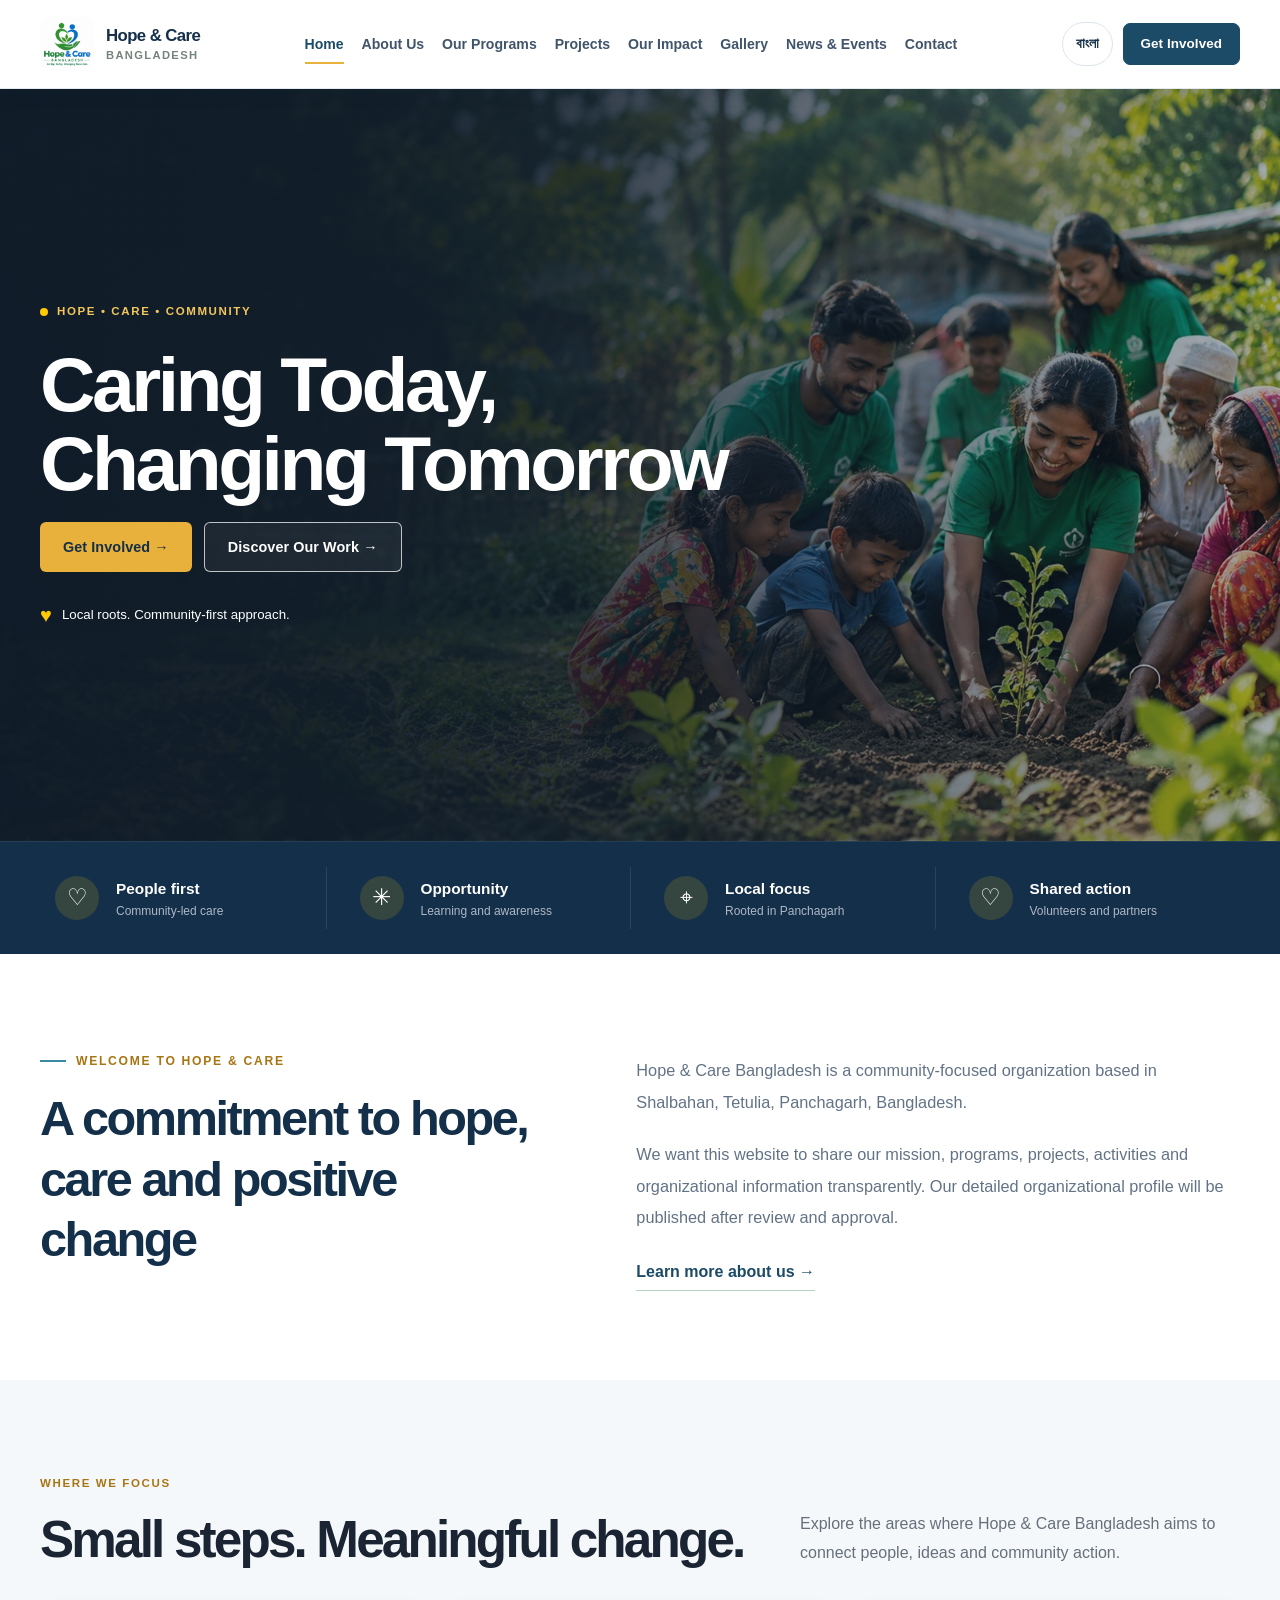
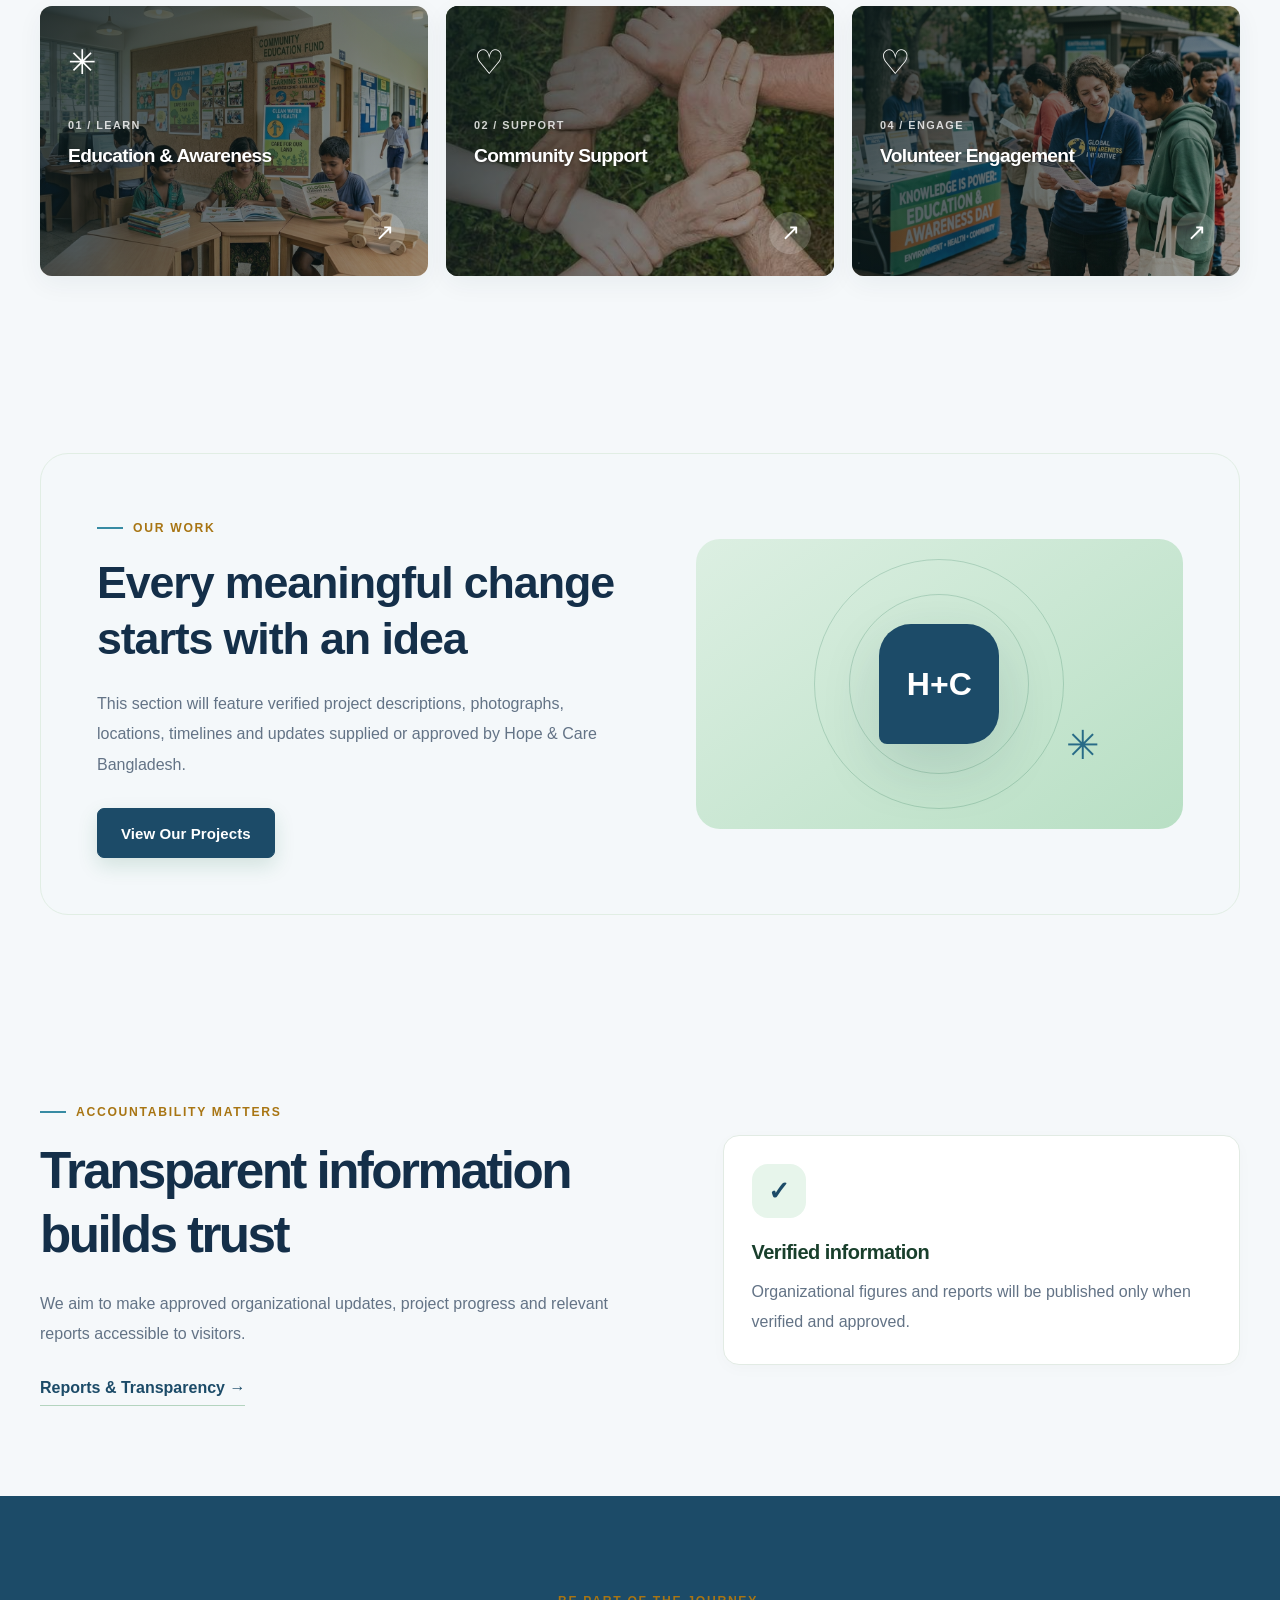
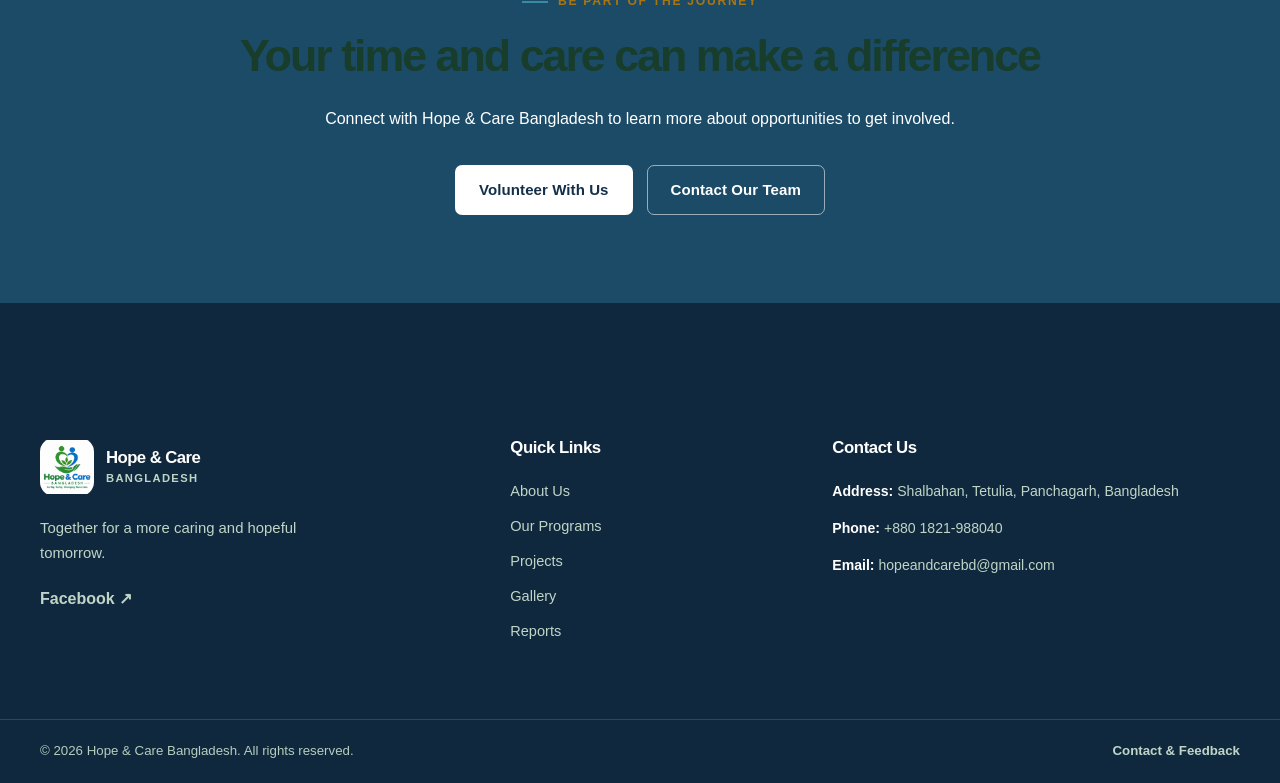
<file: index.html>
<!DOCTYPE html>
<html lang="en">
<head>
  <meta charset="UTF-8">
  <meta name="viewport" content="width=device-width, initial-scale=1.0">

  <title>Hope & Care Bangladesh | Together for a Better Tomorrow</title>

  <meta name="description"
        content="Hope & Care Bangladesh — building hope, supporting communities, and working towards a better tomorrow.">

  <meta name="theme-color" content="#17202d">

  <link rel="stylesheet" href="assets/css/style.css">
  <link rel="stylesheet" href="assets/css/international-ngo.css">

  <script src="assets/js/language.js" defer></script>
  <script src="assets/js/main.js" defer></script>
</head>

<body>

  <!-- Accessibility: skip navigation -->
  <a class="skip-link" href="#main-content"
     data-en="Skip to content"
     data-bn="মূল কনটেন্টে যান">Skip to content</a>

  <!-- Header -->
  <header class="site-header">
    <div class="container header-inner">

      <a class="brand" href="index.html" aria-label="Hope & Care Bangladesh Home">
        <!-- Replace this placeholder with the official organization logo -->
        <img class="brand-logo" src="assets/images/logo.png" alt="Hope &amp; Care Bangladesh logo">
        <span class="brand-text">
          <strong>Hope & Care</strong>
          <small>Bangladesh</small>
        </span>
      </a>

      <button
        class="menu-toggle"
        id="menu-toggle"
        type="button"
        aria-label="Open navigation"
        aria-controls="primary-navigation"
        aria-expanded="false">
        <span></span>
        <span></span>
        <span></span>
      </button>

      <nav class="main-navigation" id="primary-navigation"
           aria-label="Main navigation">

        <a href="index.html" class="active"
           data-en="Home" data-bn="হোম">Home</a>

        <a href="about.html"
           data-en="About Us" data-bn="আমাদের সম্পর্কে">About Us</a>

        <a href="programs.html"
           data-en="Our Programs" data-bn="আমাদের কার্যক্রম">Our Programs</a>

        <a href="projects.html"
           data-en="Projects" data-bn="প্রকল্প">Projects</a>

        <a href="impact.html"
           data-en="Our Impact" data-bn="আমাদের অবদান">Our Impact</a>

        <a href="gallery.html"
           data-en="Gallery" data-bn="গ্যালারি">Gallery</a>

        <a href="news.html"
           data-en="News & Events" data-bn="সংবাদ ও ইভেন্ট">News & Events</a>

        <a href="contact.html"
           data-en="Contact" data-bn="যোগাযোগ">Contact</a>
      </nav>

      <div class="header-actions">
        <button id="language-toggle" class="language-toggle"
                type="button" aria-label="Switch language">
          বাংলা
        </button>

        <a href="volunteer.html" class="button button-small"
           data-en="Get Involved" data-bn="যুক্ত হোন">
          Get Involved
        </a>
      </div>

    </div>
  </header>


  <main id="main-content">

    <!-- Homepage hero: JAAGO-inspired visual direction, original Hope & Care content -->
    <section class="hc-home-hero">
      <div class="hc-home-hero-bg" aria-hidden="true"></div>
      <div class="container hc-home-hero-inner">
        <div class="hc-home-hero-copy">
          <span class="hc-kicker" data-en="HOPE • CARE • COMMUNITY" data-bn="আশা • যত্ন • সমাজ">HOPE • CARE • COMMUNITY</span>
          <h1 data-en="Caring Today, Changing Tomorrow" data-bn="আজ যত্ন, আগামীতে পরিবর্তন">Caring Today, Changing Tomorrow</h1>
          <div class="hc-home-actions">
            <a href="volunteer.html" class="hc-btn hc-btn-yellow" data-en="Get Involved →" data-bn="যুক্ত হোন →">Get Involved →</a>
            <a href="about.html" class="hc-btn hc-btn-ghost" data-en="Discover Our Work →" data-bn="আমাদের কাজ জানুন →">Discover Our Work →</a>
          </div>
          <div class="hc-hero-trust"><span class="hc-heart">♥</span><span data-en="Local roots. Community-first approach." data-bn="স্থানীয় শেকড়। মানুষের পাশে থাকার অঙ্গীকার।">Local roots. Community-first approach.</span></div>
        </div>
      </div>
    </section>

    <!-- Live featured projects managed in the admin panel -->
    <section class="section live-featured-projects hidden" id="live-featured-section" aria-labelledby="live-featured-title">
      <div class="container">
        <div class="section-heading">
          <span class="eyebrow" data-en="FEATURED PROJECTS" data-bn="বিশেষ প্রকল্প">FEATURED PROJECTS</span>
          <h2 id="live-featured-title" data-en="Projects making a difference" data-bn="পরিবর্তন আনছে যে প্রকল্পগুলো">Projects making a difference</h2>
          <p data-en="Explore projects selected by our team." data-bn="আমাদের টিমের নির্বাচিত প্রকল্পগুলো দেখুন।">Explore projects selected by our team.</p>
        </div>
        <div class="live-project-grid" id="home-featured-projects"></div>
        <div class="live-project-more"><a class="button button-primary" href="projects.html" data-en="View all projects" data-bn="সব প্রকল্প দেখুন">View all projects</a></div>
      </div>
    </section>

    <section class="hc-value-strip" aria-label="Our approach">
      <div class="container hc-value-grid">
        <div class="hc-value"><span class="hc-value-icon">♡</span><strong data-en="People first" data-bn="মানুষই প্রথম">People first</strong><small data-en="Community-led care" data-bn="কমিউনিটিকে সঙ্গে নিয়ে">Community-led care</small></div>
        <div class="hc-value"><span class="hc-value-icon">✳</span><strong data-en="Opportunity" data-bn="সুযোগ">Opportunity</strong><small data-en="Learning and awareness" data-bn="শিক্ষা ও সচেতনতা">Learning and awareness</small></div>
        <div class="hc-value"><span class="hc-value-icon">⌖</span><strong data-en="Local focus" data-bn="স্থানীয় অগ্রাধিকার">Local focus</strong><small data-en="Rooted in Panchagarh" data-bn="পঞ্চগড়ে আমাদের শেকড়">Rooted in Panchagarh</small></div>
        <div class="hc-value"><span class="hc-value-icon">♡</span><strong data-en="Shared action" data-bn="সম্মিলিত উদ্যোগ">Shared action</strong><small data-en="Volunteers and partners" data-bn="স্বেচ্ছাসেবক ও সহযোগীরা">Volunteers and partners</small></div>
      </div>
    </section>

    <!-- Introduction -->
    <section class="section intro-section">
      <div class="container intro-grid">

        <div class="section-heading">
          <span class="eyebrow"
                data-en="WELCOME TO HOPE & CARE"
                data-bn="HOPE & CARE-এ স্বাগতম">
            WELCOME TO HOPE & CARE
          </span>

          <h2 data-en="A commitment to hope, care and positive change"
              data-bn="আশা, যত্ন ও ইতিবাচক পরিবর্তনের অঙ্গীকার">
            A commitment to hope, care and positive change
          </h2>
        </div>

        <div class="intro-copy">
          <p data-en="Hope & Care Bangladesh is a community-focused organization based in Shalbahan, Tetulia, Panchagarh, Bangladesh."
             data-bn="Hope & Care Bangladesh বাংলাদেশের পঞ্চগড় জেলার তেঁতুলিয়ার শালবাহানভিত্তিক একটি কমিউনিটি-কেন্দ্রিক সংস্থা।">
            Hope & Care Bangladesh is a community-focused organization
            based in Shalbahan, Tetulia, Panchagarh, Bangladesh.
          </p>

          <p data-en="We want this website to share our mission, programs, projects, activities and organizational information transparently. Our detailed organizational profile will be published after review and approval."
             data-bn="এই ওয়েবসাইটের মাধ্যমে আমরা আমাদের লক্ষ্য, কার্যক্রম, প্রকল্প, উদ্যোগ ও সাংগঠনিক তথ্য স্বচ্ছভাবে তুলে ধরতে চাই। বিস্তারিত সাংগঠনিক পরিচিতি পর্যালোচনা ও অনুমোদনের পর প্রকাশ করা হবে।">
            We want this website to share our mission, programs, projects,
            activities and organizational information transparently.
            Our detailed organizational profile will be published after
            review and approval.
          </p>

          <a href="about.html" class="text-link"
             data-en="Learn more about us →"
             data-bn="আমাদের সম্পর্কে আরও জানুন →">
            Learn more about us →
          </a>
        </div>

      </div>
    </section>


    <section class="hc-focus-section">
      <div class="container">
        <div class="hc-section-head"><div><span class="hc-section-kicker" data-en="WHERE WE FOCUS" data-bn="আমাদের অগ্রাধিকার">WHERE WE FOCUS</span><h2 data-en="Small steps. Meaningful change." data-bn="ছোট পদক্ষেপ, অর্থবহ পরিবর্তন।">Small steps. Meaningful change.</h2></div><p data-en="Explore the areas where Hope & Care Bangladesh aims to connect people, ideas and community action." data-bn="যে ক্ষেত্রগুলোতে মানুষ, ধারণা ও সামাজিক উদ্যোগকে একসঙ্গে যুক্ত করতে চাই—সেগুলো জানুন।">Explore the areas where Hope & Care Bangladesh aims to connect people, ideas and community action.</p></div>
        <div class="hc-focus-grid">
          <a class="hc-focus-card hc-focus-green" href="programs.html" style="--card-photo:url('assets/images/Education%20%26%20Awareness.jpg')"><img class="hc-focus-photo" src="assets/images/Education%20%26%20Awareness.jpg" alt="Education and awareness activities" loading="lazy" onerror="this.onerror=null;this.src='assets/images/hero-community.jpg'"><span class="hc-focus-symbol">✳</span><span class="hc-focus-label" data-en="01 / LEARN" data-bn="০১ / শিক্ষা">01 / LEARN</span><h3 data-en="Education & Awareness" data-bn="শিক্ষা ও সচেতনতা">Education & Awareness</h3><span class="hc-card-arrow">↗</span></a>
          <a class="hc-focus-card hc-focus-yellow" href="projects.html" style="--card-photo:url('assets/images/Community%20Support.jpg')"><img class="hc-focus-photo" src="assets/images/Community%20Support.jpg" alt="Community support activities" loading="lazy" onerror="this.onerror=null;this.src='assets/images/hero-community.jpg'"><span class="hc-focus-symbol">♡</span><span class="hc-focus-label" data-en="02 / SUPPORT" data-bn="০২ / সহায়তা">02 / SUPPORT</span><h3 data-en="Community Support" data-bn="কমিউনিটি সহায়তা">Community Support</h3><span class="hc-card-arrow">↗</span></a>

          <a class="hc-focus-card hc-focus-green" href="volunteer.html" style="--card-photo:url('assets/images/Volunteer%20Engagement.jpg')"><img class="hc-focus-photo" src="assets/images/Volunteer%20Engagement.jpg" alt="Volunteer engagement" loading="lazy" onerror="this.onerror=null;this.src='assets/images/hero-community.jpg'"><span class="hc-focus-symbol">♡</span><span class="hc-focus-label" data-en="04 / ENGAGE" data-bn="০৪ / যুক্ত হোন">04 / ENGAGE</span><h3 data-en="Volunteer Engagement" data-bn="স্বেচ্ছাসেবায় যুক্ত হোন">Volunteer Engagement</h3><span class="hc-card-arrow">↗</span></a>
        </div>
      </div>
    </section>

    <!-- Programs overview is represented by the focus cards above to avoid duplicate cards. -->

    <!-- Projects -->
    <section class="section projects-section">
      <div class="container project-feature">

        <div class="project-feature-content">
          <span class="eyebrow"
                data-en="OUR WORK"
                data-bn="আমাদের কাজ">
            OUR WORK
          </span>

          <h2 data-en="Every meaningful change starts with an idea"
              data-bn="অর্থবহ পরিবর্তনের শুরু হয় একটি উদ্যোগ থেকে">
            Every meaningful change starts with an idea
          </h2>

          <p data-en="This section will feature verified project descriptions, photographs, locations, timelines and updates supplied or approved by Hope & Care Bangladesh."
             data-bn="এই অংশে Hope & Care Bangladesh-এর সরবরাহ করা বা অনুমোদিত প্রকল্পের বিবরণ, ছবি, স্থান, সময়সীমা ও অগ্রগতির তথ্য প্রকাশ করা হবে।">
            This section will feature verified project descriptions,
            photographs, locations, timelines and updates supplied or
            approved by Hope & Care Bangladesh.
          </p>

          <a href="projects.html" class="button button-primary"
             data-en="View Our Projects"
             data-bn="আমাদের প্রকল্প দেখুন">
            View Our Projects
          </a>
        </div>

        <div class="project-feature-art" aria-hidden="true">
          <div class="art-circle art-circle-large"></div>
          <div class="art-circle art-circle-small"></div>
          <div class="art-symbol">H+C</div>
          <div class="art-leaf">✳</div>
        </div>

      </div>
    </section>




    <!-- Impact and transparency -->
    <section class="section impact-section">
      <div class="container impact-grid">

        <div>
          <span class="eyebrow"
                data-en="ACCOUNTABILITY MATTERS"
                data-bn="জবাবদিহি গুরুত্বপূর্ণ">
            ACCOUNTABILITY MATTERS
          </span>

          <h2 data-en="Transparent information builds trust"
              data-bn="স্বচ্ছ তথ্য গড়ে তোলে আস্থা">
            Transparent information builds trust
          </h2>

          <p data-en="We aim to make approved organizational updates, project progress and relevant reports accessible to visitors."
             data-bn="অনুমোদিত সাংগঠনিক তথ্য, প্রকল্পের অগ্রগতি ও প্রাসঙ্গিক প্রতিবেদন দর্শনার্থীদের কাছে সহজলভ্য করাই আমাদের লক্ষ্য।">
            We aim to make approved organizational updates,
            project progress and relevant reports accessible to visitors.
          </p>

          <a href="reports.html" class="text-link"
             data-en="Reports & Transparency →"
             data-bn="প্রতিবেদন ও স্বচ্ছতা →">
            Reports & Transparency →
          </a>
        </div>

        <div class="impact-panel">
          <div class="impact-panel-icon" aria-hidden="true">✓</div>
          <h3 data-en="Verified information"
              data-bn="যাচাইকৃত তথ্য">
            Verified information
          </h3>
          <p data-en="Organizational figures and reports will be published only when verified and approved."
             data-bn="যাচাই ও অনুমোদনের পরই সাংগঠনিক পরিসংখ্যান ও প্রতিবেদন প্রকাশ করা হবে।">
            Organizational figures and reports will be published only
            when verified and approved.
          </p>
        </div>

      </div>
    </section>


    <!-- Volunteer call to action -->
    <section class="cta-section">
      <div class="container cta-content">

        <span class="eyebrow eyebrow-light"
              data-en="BE PART OF THE JOURNEY"
              data-bn="এই যাত্রার অংশ হোন">
          BE PART OF THE JOURNEY
        </span>

        <h2 data-en="Your time and care can make a difference"
            data-bn="আপনার সময় ও যত্ন ইতিবাচক পরিবর্তন আনতে পারে">
          Your time and care can make a difference
        </h2>

        <p data-en="Connect with Hope & Care Bangladesh to learn more about opportunities to get involved."
           data-bn="যুক্ত হওয়ার সুযোগ সম্পর্কে জানতে Hope & Care Bangladesh-এর সঙ্গে যোগাযোগ করুন।">
          Connect with Hope & Care Bangladesh to learn more about
          opportunities to get involved.
        </p>

        <div class="cta-actions">
          <a href="volunteer.html" class="button button-white"
             data-en="Volunteer With Us"
             data-bn="আমাদের সঙ্গে স্বেচ্ছাসেবক হোন">
            Volunteer With Us
          </a>

          <a href="contact.html" class="button button-light-outline"
             data-en="Contact Our Team"
             data-bn="আমাদের সঙ্গে যোগাযোগ করুন">
            Contact Our Team
          </a>
        </div>

      </div>
    </section>

  </main>


  <!-- Footer -->
  <footer class="site-footer">
    <div class="container footer-grid">

      <div class="footer-about">
        <a class="brand footer-brand" href="index.html">
          <img class="brand-logo" src="assets/images/logo.png" alt="Hope &amp; Care Bangladesh logo">
          <span class="brand-text">
            <strong>Hope & Care</strong>
            <small>Bangladesh</small>
          </span>
        </a>

        <p data-en="Together for a more caring and hopeful tomorrow."
           data-bn="আরও মানবিক ও আশাব্যঞ্জক আগামীর জন্য একসাথে।">
          Together for a more caring and hopeful tomorrow.
        </p>

        <a href="https://www.facebook.com/hopeandcarebd"
           target="_blank" rel="noopener noreferrer">
          Facebook ↗
        </a>
      </div>

      <div class="footer-links">
        <h3 data-en="Quick Links" data-bn="দরকারি লিংক">Quick Links</h3>
        <a href="about.html" data-en="About Us" data-bn="আমাদের সম্পর্কে">About Us</a>
        <a href="programs.html" data-en="Our Programs" data-bn="আমাদের কার্যক্রম">Our Programs</a>
        <a href="projects.html" data-en="Projects" data-bn="প্রকল্প">Projects</a>
        <a href="gallery.html" data-en="Gallery" data-bn="গ্যালারি">Gallery</a>
        <a href="reports.html" data-en="Reports" data-bn="প্রতিবেদন">Reports</a>
      </div>

      <div class="footer-contact">
        <h3 data-en="Contact Us" data-bn="যোগাযোগ করুন">Contact Us</h3>

        <p>
          <strong data-en="Address:" data-bn="ঠিকানা:">Address:</strong>
          <span data-en="Shalbahan, Tetulia, Panchagarh, Bangladesh"
                data-bn="শালবাহান, তেঁতুলিয়া, পঞ্চগড়, বাংলাদেশ">
            Shalbahan, Tetulia, Panchagarh, Bangladesh
          </span>
        </p>

        <p>
          <strong data-en="Phone:" data-bn="ফোন:">Phone:</strong>
          <a href="tel:+8801821988040">+880 1821-988040</a>
        </p>

        <p>
          <strong data-en="Email:" data-bn="ইমেইল:">Email:</strong>
          <a href="mailto:hopeandcarebd@gmail.com">
            hopeandcarebd@gmail.com
          </a>
        </p>
      </div>

    </div>

    <div class="footer-bottom">
      <div class="container footer-bottom-inner">
        <p>
          © <span id="current-year">2026</span>
          Hope & Care Bangladesh.
          <span data-en="All rights reserved."
                data-bn="সর্বস্বত্ব সংরক্ষিত।">
            All rights reserved.
          </span>
        </p>

        <a href="contact.html"
           data-en="Contact & Feedback"
           data-bn="যোগাযোগ ও মতামত">
          Contact & Feedback
        </a>
      </div>
    </div>
  </footer>

<script src="assets/js/config.js"></script>
<script src="assets/js/page-cms.js"></script>
<script src="assets/js/project-feed.js"></script>
</body>
</html>
</file>
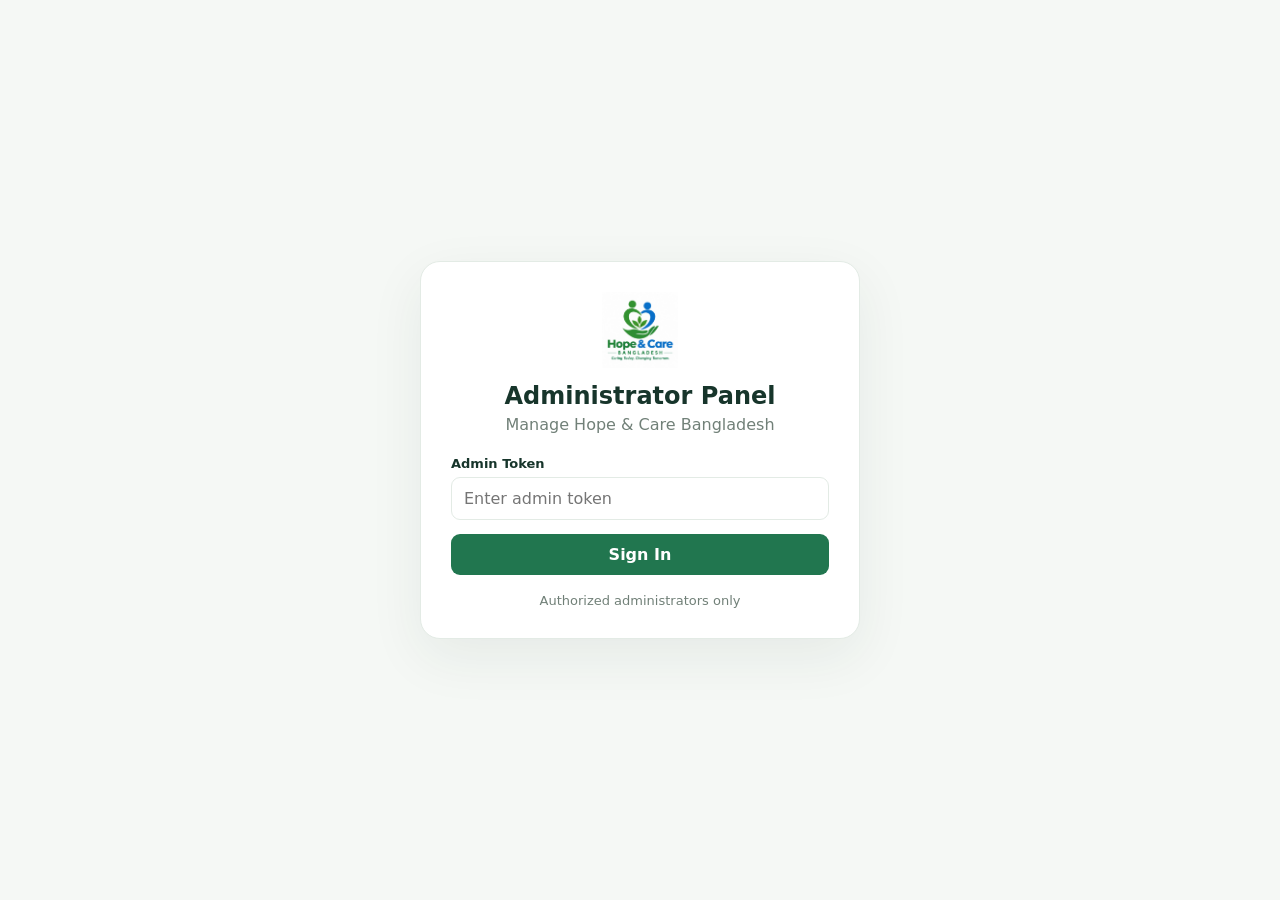
<file: admin/index.html>
<!doctype html>
<html lang="en">
<head>
<meta charset="utf-8">
<meta name="viewport" content="width=device-width,initial-scale=1">
<meta name="color-scheme" content="light">
<title>Administrator Panel | Hope &amp; Care Bangladesh</title>
<link rel="stylesheet" href="../assets/css/admin.css">
<style>
.login-wrap{min-height:100vh;display:grid;place-items:center;padding:24px;width:100%}
.login-card{width:min(100%,440px);background:#fff;border:1px solid var(--line,#dce6df);border-radius:20px;padding:30px;box-shadow:0 18px 55px #173b2612}
.login-card img{width:76px;height:76px;object-fit:contain;display:block;margin:0 auto 14px}
.login-card h1,.login-card .sub{text-align:center}.login-card h1{margin:0 0 5px}.sub,.hint{color:var(--muted,#66766d)}.login-card .sub{margin:0 0 22px}
.field{margin:14px 0}.field label{display:block;font-size:13px;font-weight:700;margin-bottom:6px}.field input,.field textarea,.field select{width:100%;font:inherit;padding:11px 12px;border:1px solid var(--line,#dce6df);border-radius:9px;background:white;color:var(--ink,#18352a)}textarea{min-height:100px;resize:vertical}
button{font:inherit;cursor:pointer}.primary{background:var(--green,#21764f);color:#fff;border:0;border-radius:9px;padding:11px 15px;font-weight:750}.secondary{background:#e8f1ea;color:var(--green,#21764f);border:0;border-radius:9px;padding:10px 14px;font-weight:700}.danger{background:#a63737;color:#fff;border:0;border-radius:9px;padding:8px 11px}.wide{width:100%}.status{margin-top:12px;padding:11px 12px;border-radius:9px;white-space:pre-wrap}.status.hidden,.hidden{display:none!important}.field-grid{display:grid;grid-template-columns:repeat(2,minmax(0,1fr));gap:14px}.admin-shell{display:flex;min-height:100vh;width:100%}.sidebar{width:245px;flex-shrink:0;background:#fff;border-right:1px solid var(--line,#dce6df);padding:24px 16px;display:flex;flex-direction:column}.brand{display:flex;align-items:center;gap:10px;font-weight:800;text-decoration:none;color:var(--ink,#18352a)}.brand img{width:42px;height:42px;object-fit:contain}.nav-label{font-size:11px;color:var(--muted,#66766d);font-weight:800;letter-spacing:.12em;margin:32px 10px 10px}.nav-btn{display:block;width:100%;text-align:left;padding:11px 12px;border:0;border-radius:9px;background:transparent;color:var(--ink,#18352a);margin:2px 0}.nav-btn.active,.nav-btn:hover{background:#e8f4ec;color:var(--green,#21764f);font-weight:750}.sidebar-bottom{margin-top:auto;font-size:12px;color:var(--muted,#66766d);padding:18px 8px 0}.admin-main{padding:28px;max-width:1400px;width:100%;margin:auto}.topbar{display:flex;align-items:center;justify-content:space-between;gap:12px;margin-bottom:22px}.topbar h1{margin:0;font-size:26px}.panel{background:#fff;border:1px solid var(--line,#dce6df);border-radius:14px;padding:22px;margin:16px 0}.panel h2{margin-top:0}.actions{display:flex;gap:9px;flex-wrap:wrap;margin-top:14px}.project-row{display:flex;justify-content:space-between;gap:15px;align-items:flex-start;padding:14px 0;border-bottom:1px solid var(--line,#dce6df)}.project-row:last-child{border-bottom:0}.project-row p{margin:5px 0;color:var(--muted,#66766d);font-size:13px}.badge{display:inline-block;border-radius:20px;background:#e8f4ec;padding:3px 9px;font-size:12px}.muted{color:var(--muted,#66766d);font-size:13px}
@media(max-width:760px){.admin-shell{display:block}.sidebar{width:100%;padding:14px}.sidebar .nav-label,.sidebar-bottom{display:none}.nav-list{display:flex;gap:5px;overflow:auto;margin-top:12px}.nav-btn{white-space:nowrap;width:auto}.admin-main{padding:14px}.field-grid{grid-template-columns:1fr}.panel{padding:16px}.topbar{align-items:flex-start}.login-card{padding:22px}}
.project-image-previews{display:flex;flex-wrap:wrap;gap:10px;margin-top:10px}.project-image-previews img{max-width:140px;max-height:110px;width:auto;height:auto;object-fit:contain;border:1px solid var(--line,#dce6df);border-radius:8px;padding:3px}
.builder-toolbar{display:flex;align-items:center;gap:10px;flex-wrap:wrap;padding:14px;background:#f2f6f8;border-radius:12px;margin:18px 0}.builder-toolbar label{font-weight:750}.builder-toolbar select{min-width:190px;padding:10px;border:1px solid var(--line);border-radius:8px}.builder-blocks{display:grid;gap:10px}.builder-block{display:flex;align-items:center;gap:12px;padding:14px;border:1px solid #d9e3e8;border-radius:12px;background:#fff}.builder-block.dragging{opacity:.45;border:2px dashed #1e6482}.builder-block .drag-handle{font-size:20px;color:#789;cursor:grab;user-select:none}.builder-block .block-meta{flex:1;min-width:0}.builder-block .block-meta strong{display:block}.builder-block .block-meta small{color:#6a7885}.builder-block .block-actions{display:flex;gap:6px;flex-wrap:wrap}.builder-block button{border:0;border-radius:7px;padding:8px 10px;background:#eaf1f5;color:#17324d}.builder-block button.delete{background:#fff0ee;color:#a33}.builder-block.selected{border-color:#1d6688;box-shadow:0 0 0 2px #1d668822}.builder-editor-grid{display:grid;grid-template-columns:1fr 1fr;gap:12px}.builder-editor-grid .field{margin:8px 0}.builder-editor-grid textarea{min-height:90px}@media(max-width:760px){.builder-block{align-items:flex-start;flex-wrap:wrap}.builder-block .block-actions{width:100%}.builder-editor-grid{grid-template-columns:1fr}}
</style>
</head>
<body>
<section id="loginPanel" class="login-wrap">
  <div class="login-card">
    <img src="hope-care-logo.png" alt="Hope &amp; Care Bangladesh logo">
    <h1>Administrator Panel</h1>
    <p class="sub">Manage Hope &amp; Care Bangladesh</p>
    <form id="loginForm">
      <div class="field"><label for="adminToken">Admin Token</label><input id="adminToken" type="password" autocomplete="current-password" placeholder="Enter admin token" required></div>
      <button class="primary wide" id="loginButton" type="submit">Sign In</button>
    </form>
    <div id="loginStatus" class="status hidden" role="status" aria-live="polite"></div>
    <p class="muted" style="text-align:center;margin:18px 0 0">Authorized administrators only</p>
  </div>
</section>
<div id="dashboard" class="admin-shell hidden">
  <aside class="sidebar">
    <a class="brand" href="./"><img src="hope-care-logo.png" alt=""><span>Hope &amp; Care<small style="display:block;font-size:11px;font-weight:500;color:var(--muted)">Bangladesh Admin</small></span></a>
    <div class="nav-label">WORKSPACE</div>
    <div class="nav-list">
      <button class="nav-btn active" data-view="contentView">Website content</button>
      <button class="nav-btn" data-view="designView">Design Studio</button>
      <button class="nav-btn" data-view="layoutView">Page Layouts</button>
      <button class="nav-btn" data-view="builderView">Drag &amp; Drop Builder</button>
      <button class="nav-btn" data-view="settingsView">Site Settings</button>
      <button class="nav-btn" data-view="projectsView">Projects</button>
      <button class="nav-btn" data-view="teamView">Team Members</button>
      <button class="nav-btn" data-view="pagesView">All page content</button>
    </div>
    <div class="sidebar-bottom">Private administrator workspace<br><span id="sessionStatus">Session active</span></div>
  </aside>
  <main class="admin-main">
    <header class="topbar"><div><p class="muted" style="margin:0 0 5px">HOPE &amp; CARE BANGLADESH</p><h1 id="pageTitle">Website content</h1></div><div class="actions" style="margin:0"><a class="secondary" style="text-decoration:none" href="../index.html">View website ↗</a><button id="logoutBtn" class="secondary" type="button">Sign out</button></div></header>
    <div id="globalStatus" class="status hidden" role="status"></div>
    <section id="contentView" class="view">
      <div class="panel"><h2>Homepage &amp; About content</h2><p class="muted">These fields match the existing Website content sheet keys in your Apps Script backend.</p>
        <form id="contentForm">
          <div class="field"><label for="heroTitle">Hero title</label><input id="heroTitle" maxlength="180"></div>
          <div class="field"><label for="heroCopy">Hero text</label><textarea id="heroCopy" maxlength="1500"></textarea></div>
          <div class="field"><label for="aboutText">About text</label><textarea id="aboutText" maxlength="2000"></textarea></div>
          <div class="field-grid"><div class="field"><label for="missionText">Mission</label><textarea id="missionText" maxlength="1500"></textarea></div><div class="field"><label for="visionText">Vision</label><textarea id="visionText" maxlength="1500"></textarea></div></div>
          <div class="field"><label for="valuesText">Values</label><textarea id="valuesText" maxlength="1500"></textarea></div>
          <div class="field"><label for="activitiesIntro">Activities introduction</label><textarea id="activitiesIntro" maxlength="1500"></textarea></div>
          <div class="field"><label for="projectsIntro">Projects introduction</label><textarea id="projectsIntro" maxlength="1500"></textarea></div>
          <div class="field-grid"><div class="field"><label for="contactEmail">Contact email</label><input id="contactEmail" type="email"></div><div class="field"><label for="logoUrl">Logo URL (optional)</label><input id="logoUrl" type="url" placeholder="https://..."></div></div>
          <div class="field"><label for="bannerUrl">Banner URL (optional)</label><input id="bannerUrl" type="url" placeholder="https://..."></div>
          <div class="actions"><button class="primary" type="submit">Save content</button><button class="secondary" id="reloadContent" type="button">Reload</button></div>
        </form>
        <div id="contentStatus" class="status hidden" role="status"></div>
      </div>
    </section>

    <section id="designView" class="view hidden">
      <div class="panel"><h2>Design Studio</h2><p class="muted">Control the website-wide visual identity. Changes are stored in Google Sheets and applied to public pages after refresh.</p>
        <form id="designForm">
          <div class="field-grid">
            <div class="field"><label for="themePrimary">Primary brand colour</label><input id="themePrimary" type="color" value="#17324d"></div>
            <div class="field"><label for="themeSecondary">Secondary colour</label><input id="themeSecondary" type="color" value="#245b78"></div>
            <div class="field"><label for="themeAccent">Accent colour</label><input id="themeAccent" type="color" value="#e5ad32"></div>
            <div class="field"><label for="themeText">Main text colour</label><input id="themeText" type="color" value="#243447"></div>
          </div>
          <div class="field-grid">
            <div class="field"><label for="themeFont">Website font</label><select id="themeFont"><option value="Inter">Inter</option><option value="Arial">Arial</option><option value="Georgia">Georgia</option><option value="Noto Sans Bengali">Noto Sans Bengali</option></select></div>
            <div class="field"><label for="themeContainer">Content width</label><select id="themeContainer"><option value="1080px">Compact</option><option value="1200px">Standard</option><option value="1320px">Wide</option><option value="1440px">Extra wide</option></select></div>
            <div class="field"><label for="themeRadius">Card corner style</label><select id="themeRadius"><option value="8px">Sharp</option><option value="16px">Soft</option><option value="24px">Rounded</option></select></div>
          </div>
          <div class="field"><label for="customCss">Advanced custom CSS</label><textarea id="customCss" maxlength="12000" placeholder="/* Optional advanced styling. Example: .site-header { background: #fff; } */"></textarea><small class="muted">Only add CSS you understand. Invalid CSS may affect page appearance.</small></div>
          <div class="actions"><button class="primary" type="submit">Save design settings</button><button class="secondary" id="reloadDesign" type="button">Reload</button></div>
        </form><div id="designStatus" class="status hidden" role="status"></div>
      </div>
    </section>
    <section id="layoutView" class="view hidden">
      <div class="panel"><h2>Page Layout &amp; Section Manager</h2><p class="muted">Show or hide page sections and change their display order. The original content remains saved in the page; this only changes its presentation.</p>
        <div class="field-grid"><div class="field"><label for="layoutPageSelect">Choose page</label><select id="layoutPageSelect"><option value="index.html">Home</option><option value="about.html">About Us</option><option value="programs.html">Our Programs</option><option value="projects.html">Projects</option><option value="impact.html">Our Impact</option><option value="gallery.html">Gallery</option><option value="news.html">News &amp; Events</option><option value="contact.html">Contact</option><option value="donate.html">Donate</option><option value="reports.html">Reports</option><option value="team.html">Team</option><option value="volunteer.html">Volunteer</option><option value="privacy.html">Privacy</option></select></div><div class="field" style="align-self:end"><button class="secondary" id="loadLayoutPage" type="button">Load sections</button></div></div>
        <div id="layoutSections" class="records-list"><p class="muted">Choose a page and load its sections.</p></div>
        <div class="actions"><button class="primary" id="saveLayout" type="button">Save page layout</button></div><div id="layoutStatus" class="status hidden" role="status"></div>
      </div>
    </section>
    <section id="builderView" class="view hidden">
      <div class="panel"><h2>Visual Page Builder</h2><p class="muted">Build page sections with drag-and-drop. Add, edit, duplicate, hide and remove blocks. Existing page sections remain intact; custom blocks are added to the selected page.</p>
        <div class="field-grid"><div class="field"><label for="builderPageSelect">Choose page</label><select id="builderPageSelect"><option value="index.html">Home</option><option value="about.html">About Us</option><option value="programs.html">Our Programs</option><option value="projects.html">Projects</option><option value="impact.html">Our Impact</option><option value="gallery.html">Gallery</option><option value="news.html">News &amp; Events</option><option value="contact.html">Contact</option><option value="donate.html">Donate</option><option value="reports.html">Reports</option><option value="team.html">Team</option><option value="volunteer.html">Volunteer</option></select></div><div class="field" style="align-self:end"><button class="secondary" id="loadBuilder" type="button">Load page builder</button></div></div>
        <div class="builder-toolbar"><label for="builderBlockType">Add a section</label><select id="builderBlockType"><option value="text">Text / Story</option><option value="image">Image Feature</option><option value="cta">Call to Action</option><option value="stats">Impact Statistics</option><option value="features">Three Feature Cards</option></select><button class="primary" id="addBuilderBlock" type="button">＋ Add section</button></div>
        <div id="builderBlocks" class="builder-blocks"><p class="muted">Choose a page and load its sections.</p></div>
        <div class="actions"><button class="primary" id="saveBuilder" type="button">Save page builder</button><button class="secondary" id="previewBuilder" type="button">Preview page ↗</button></div><div id="builderStatus" class="status hidden" role="status"></div>
      </div>
      <div class="panel" id="builderEditorPanel"><h2>Edit selected section</h2><p class="muted">Select a section above to edit its content.</p><div id="builderEditor" class="muted">No section selected.</div></div>
    </section>
    <section id="settingsView" class="view hidden">
      <div class="panel"><h2>Global Site Settings</h2><p class="muted">Manage your organization identity and key contact details used across the website.</p>
        <form id="settingsForm">
          <div class="field-grid"><div class="field"><label for="siteName">Organization name</label><input id="siteName" maxlength="120"></div><div class="field"><label for="siteTagline">Tagline</label><input id="siteTagline" maxlength="180"></div></div>
          <div class="field-grid"><div class="field"><label for="contactEmailGlobal">Public email</label><input id="contactEmailGlobal" type="email"></div><div class="field"><label for="contactPhone">Public phone</label><input id="contactPhone" maxlength="80"></div></div>
          <div class="field"><label for="officeAddress">Office address</label><textarea id="officeAddress" maxlength="1000"></textarea></div>
          <div class="field"><label for="footerText">Footer organization description</label><textarea id="footerText" maxlength="1000"></textarea></div>
          <div class="field-grid"><div class="field"><label for="socialFacebook">Facebook URL</label><input id="socialFacebook" type="url"></div><div class="field"><label for="socialInstagram">Instagram URL</label><input id="socialInstagram" type="url"></div><div class="field"><label for="socialYoutube">YouTube URL</label><input id="socialYoutube" type="url"></div><div class="field"><label for="socialLinkedin">LinkedIn URL</label><input id="socialLinkedin" type="url"></div></div>
          <div class="actions"><button class="primary" type="submit">Save site settings</button><button class="secondary" id="reloadSettings" type="button">Reload</button></div>
        </form><div id="settingsStatus" class="status hidden" role="status"></div>
      </div>
    </section>
    <section id="teamView" class="view hidden">
      <div class="panel"><h2 id="teamFormTitle">Add team member</h2><form id="teamForm"><input id="teamId" type="hidden">
        <div class="field-grid"><div class="field"><label for="teamName">Full name *</label><input id="teamName" maxlength="140" required></div><div class="field"><label for="teamRole">Position / role *</label><input id="teamRole" maxlength="140" required></div></div>
        <div class="field"><label for="teamBio">Short bio (optional)</label><textarea id="teamBio" maxlength="2000"></textarea></div>
        <div class="field"><label for="teamPhotoFile">Upload photo (PNG, JPEG, WebP or GIF; max 4 MB)</label><input id="teamPhotoFile" type="file" accept="image/png,image/jpeg,image/webp,image/gif"><div id="teamPhotoUploadStatus" class="status hidden" role="status"></div></div>
        <div class="field"><label for="teamPhotoUrl">Photo URL</label><input id="teamPhotoUrl" type="url" placeholder="https://..."><img id="teamPhotoPreview" class="hidden" alt="Team member preview" style="max-width:220px;max-height:180px;object-fit:contain;margin-top:10px"></div>
        <div class="field-grid"><div class="field"><label for="teamStatus">Publication status</label><select id="teamStatus"><option value="draft">Draft (not public)</option><option value="published">Published (show on About Us)</option></select></div><div class="field"><label for="teamSortOrder">Display order</label><input id="teamSortOrder" type="number" min="0" max="9999" value="0"></div></div>
        <div class="actions"><button class="primary" type="submit">Save team member</button><button class="secondary" id="clearTeam" type="button">Clear</button></div>
      </form><div id="teamStatusMessage" class="status hidden" role="status"></div></div>
      <div class="panel"><div class="topbar"><h2 style="margin:0">Team members</h2><button class="secondary" id="reloadTeam" type="button">Refresh</button></div><div id="teamList"><p class="muted">Loading team members…</p></div></div>
    </section>
    <section id="projectsView" class="view hidden">
      <div class="panel"><h2 id="projectFormTitle">Add project</h2><form id="projectForm"><input id="projectId" type="hidden">
        <div class="field-grid"><div class="field"><label for="projectTitle">Title (English) *</label><input id="projectTitle" required maxlength="140"></div><div class="field"><label for="projectTitleBn">Title (বাংলা)</label><input id="projectTitleBn" maxlength="140"></div></div>
        <div class="field-grid"><div class="field"><label for="projectCategory">Category (English)</label><input id="projectCategory" maxlength="80"></div><div class="field"><label for="projectCategoryBn">Category (বাংলা)</label><input id="projectCategoryBn" maxlength="80"></div></div>
        <div class="field-grid"><div class="field"><label for="projectLocation">Location (English)</label><input id="projectLocation" maxlength="120"></div><div class="field"><label for="projectLocationBn">Location (বাংলা)</label><input id="projectLocationBn" maxlength="120"></div></div>
        <div class="field"><label for="projectStatus">Status</label><select id="projectStatus"><option value="draft">Draft</option><option value="published">Published</option><option value="completed">Completed</option></select></div>
        <div class="field"><label for="projectDescription">Description (English) *</label><textarea id="projectDescription" required maxlength="12000"></textarea></div>
        <div class="field"><label for="projectDescriptionBn">Description (বাংলা)</label><textarea id="projectDescriptionBn" maxlength="12000"></textarea></div>
        <div class="field"><label for="projectImageFile">Upload project photos (select multiple)</label><input id="projectImageFile" type="file" accept="image/png,image/jpeg,image/webp,image/gif" multiple><div id="projectImageUploadStatus" class="status hidden" role="status"></div><div id="projectImagePreviews" class="project-image-previews"></div></div>
        <div class="field"><label for="projectImageUrls">Project image URLs (one per line)</label><textarea id="projectImageUrls" placeholder="https://..."></textarea><small class="muted">Uploaded project photos are added here automatically. The first image is used as the cover.</small></div>
        <label style="display:flex;gap:8px;align-items:center"><input id="projectFeatured" type="checkbox" style="width:auto"> Feature this project on the homepage</label>
        <div class="field"><label for="projectImage">Cover image URL (optional)</label><input id="projectImage" type="url" placeholder="https://..."></div>
        <div class="actions"><button class="primary" type="submit">Save project</button><button class="secondary" id="clearProject" type="button">Clear</button></div>
      </form><div id="projectStatusMessage" class="status hidden" role="status"></div></div>
      <div class="panel"><div class="topbar"><h2 style="margin:0">Saved projects</h2><button class="secondary" id="reloadProjects" type="button">Refresh</button></div><div id="projectsList"><p class="muted">Loading projects…</p></div></div>
    </section>

    <section id="pagesView" class="view hidden"><div class="panel"><h2>All page content</h2><p class="muted">Load editable text from a page and save changes to Website Content.</p><form id="pageContentForm"><div class="field-grid"><div class="field"><label for="cmsPageSelect">Page</label><select id="cmsPageSelect"><option>index.html</option><option>about.html</option><option>programs.html</option><option>projects.html</option><option>impact.html</option><option>gallery.html</option><option>news.html</option><option>contact.html</option><option>donate.html</option><option>reports.html</option><option>team.html</option><option>volunteer.html</option><option>privacy.html</option></select></div><div class="field" style="align-self:end"><button id="loadCmsPage" class="secondary" type="button">Load page fields</button></div></div><div id="pageContentFields" class="field-grid"></div><div class="actions"><button class="primary" type="submit">Save page content</button></div></form><div id="pageContentStatus" class="status hidden" role="status"></div></div></section>
  </main>
</div>
<script src="../assets/js/config.js"></script><script src="admin.js"></script>
</body></html>
</file>
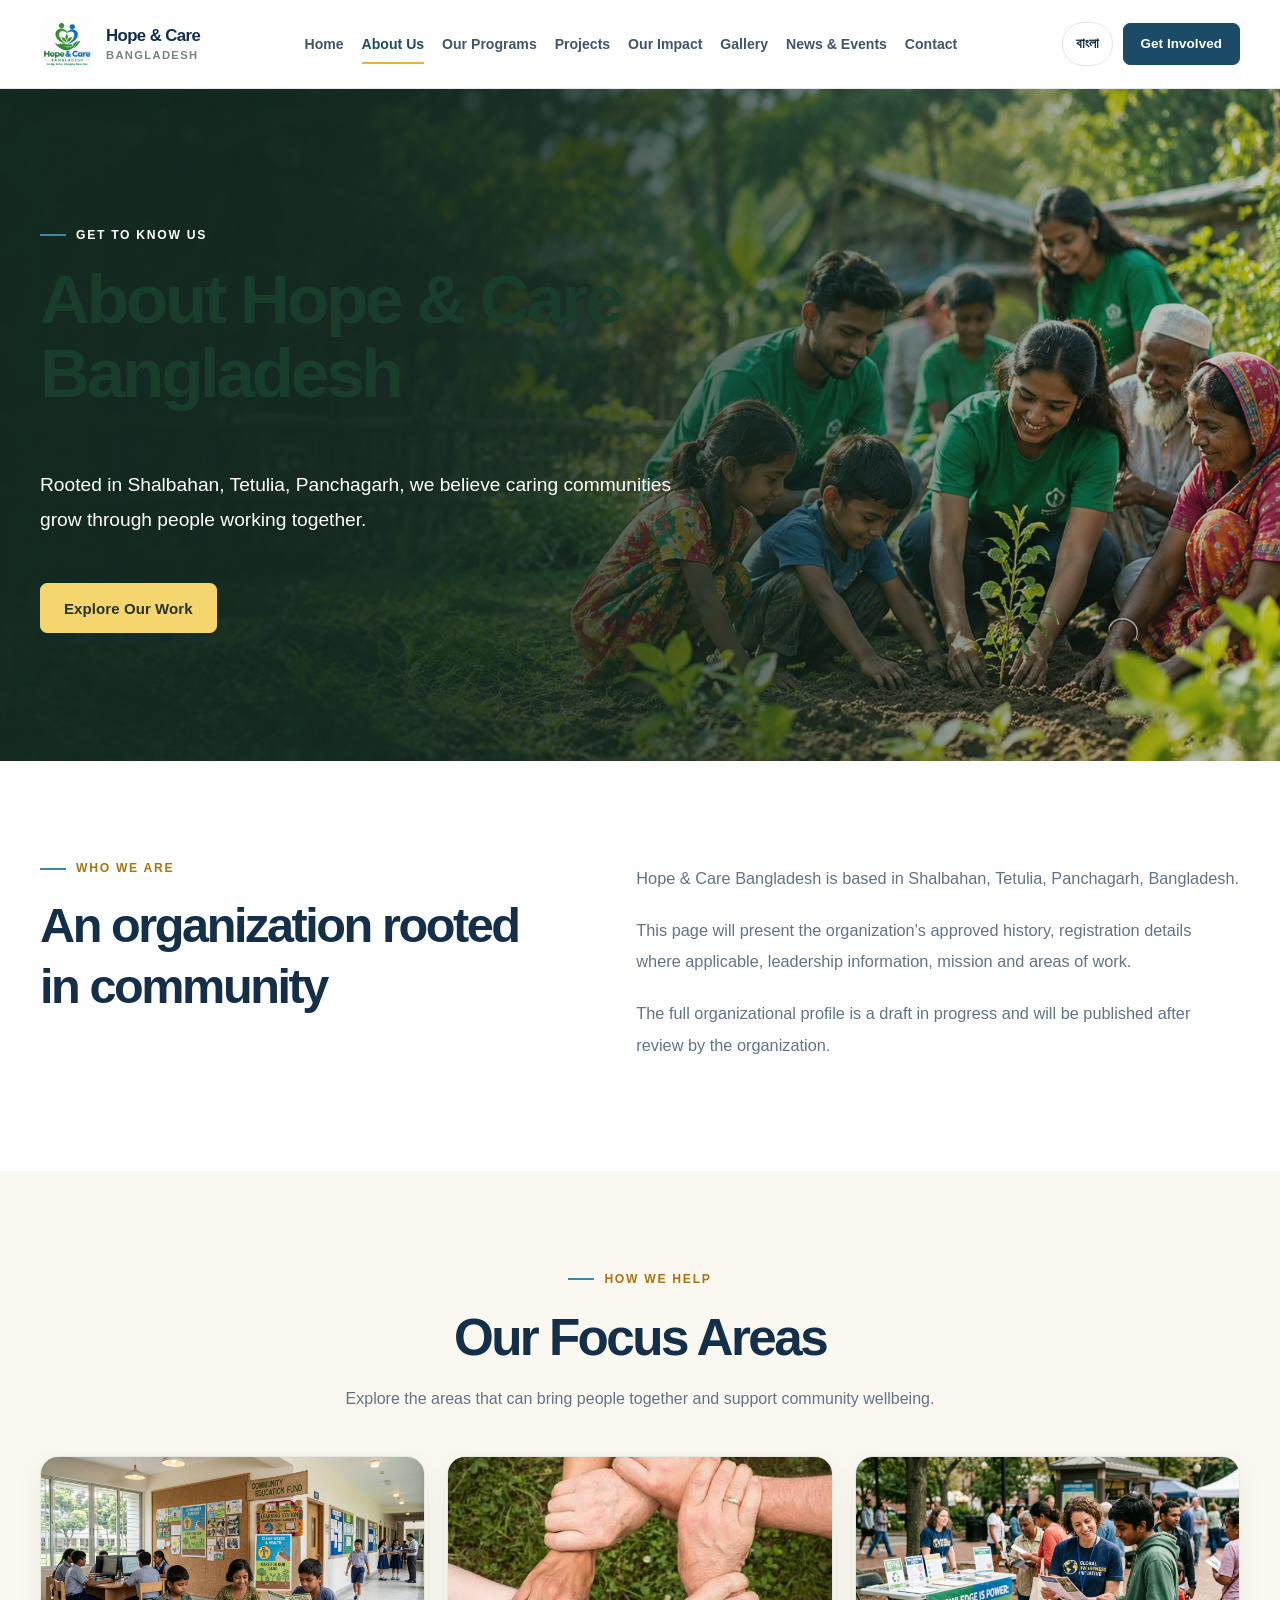
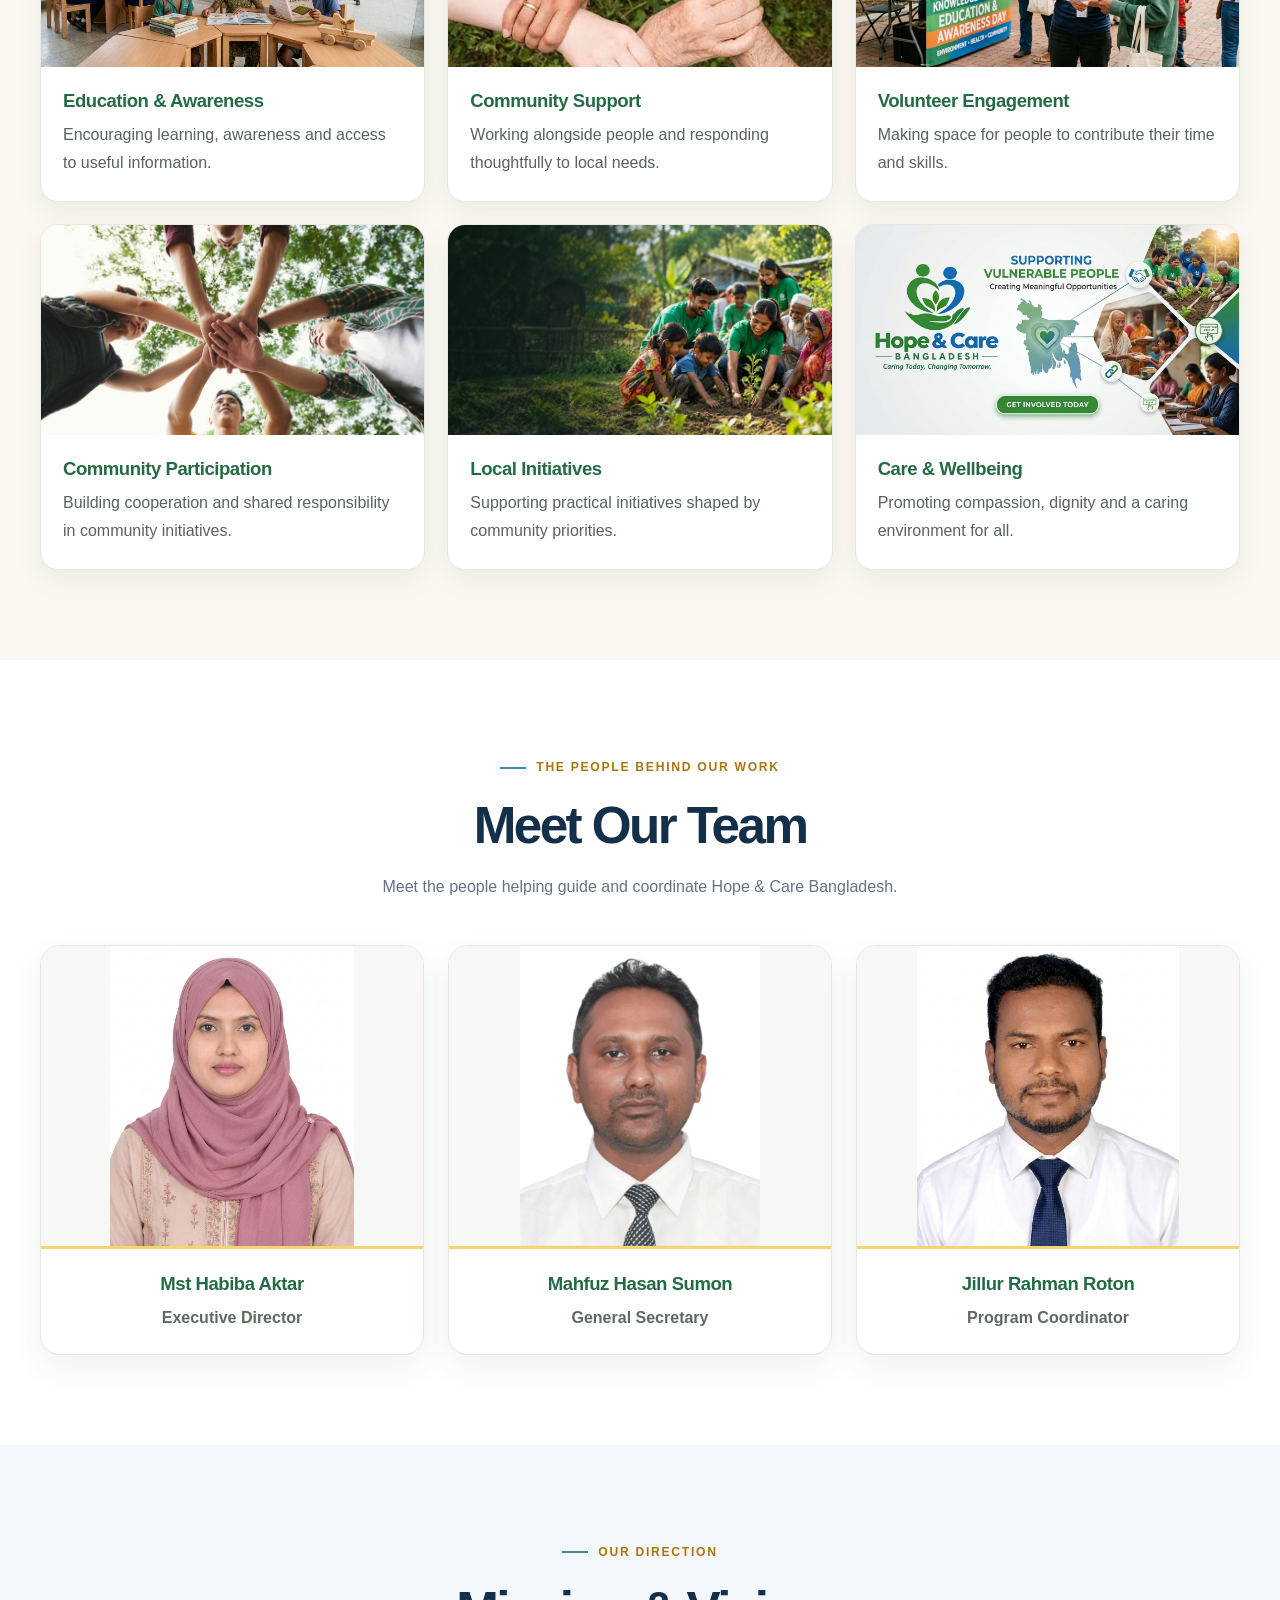
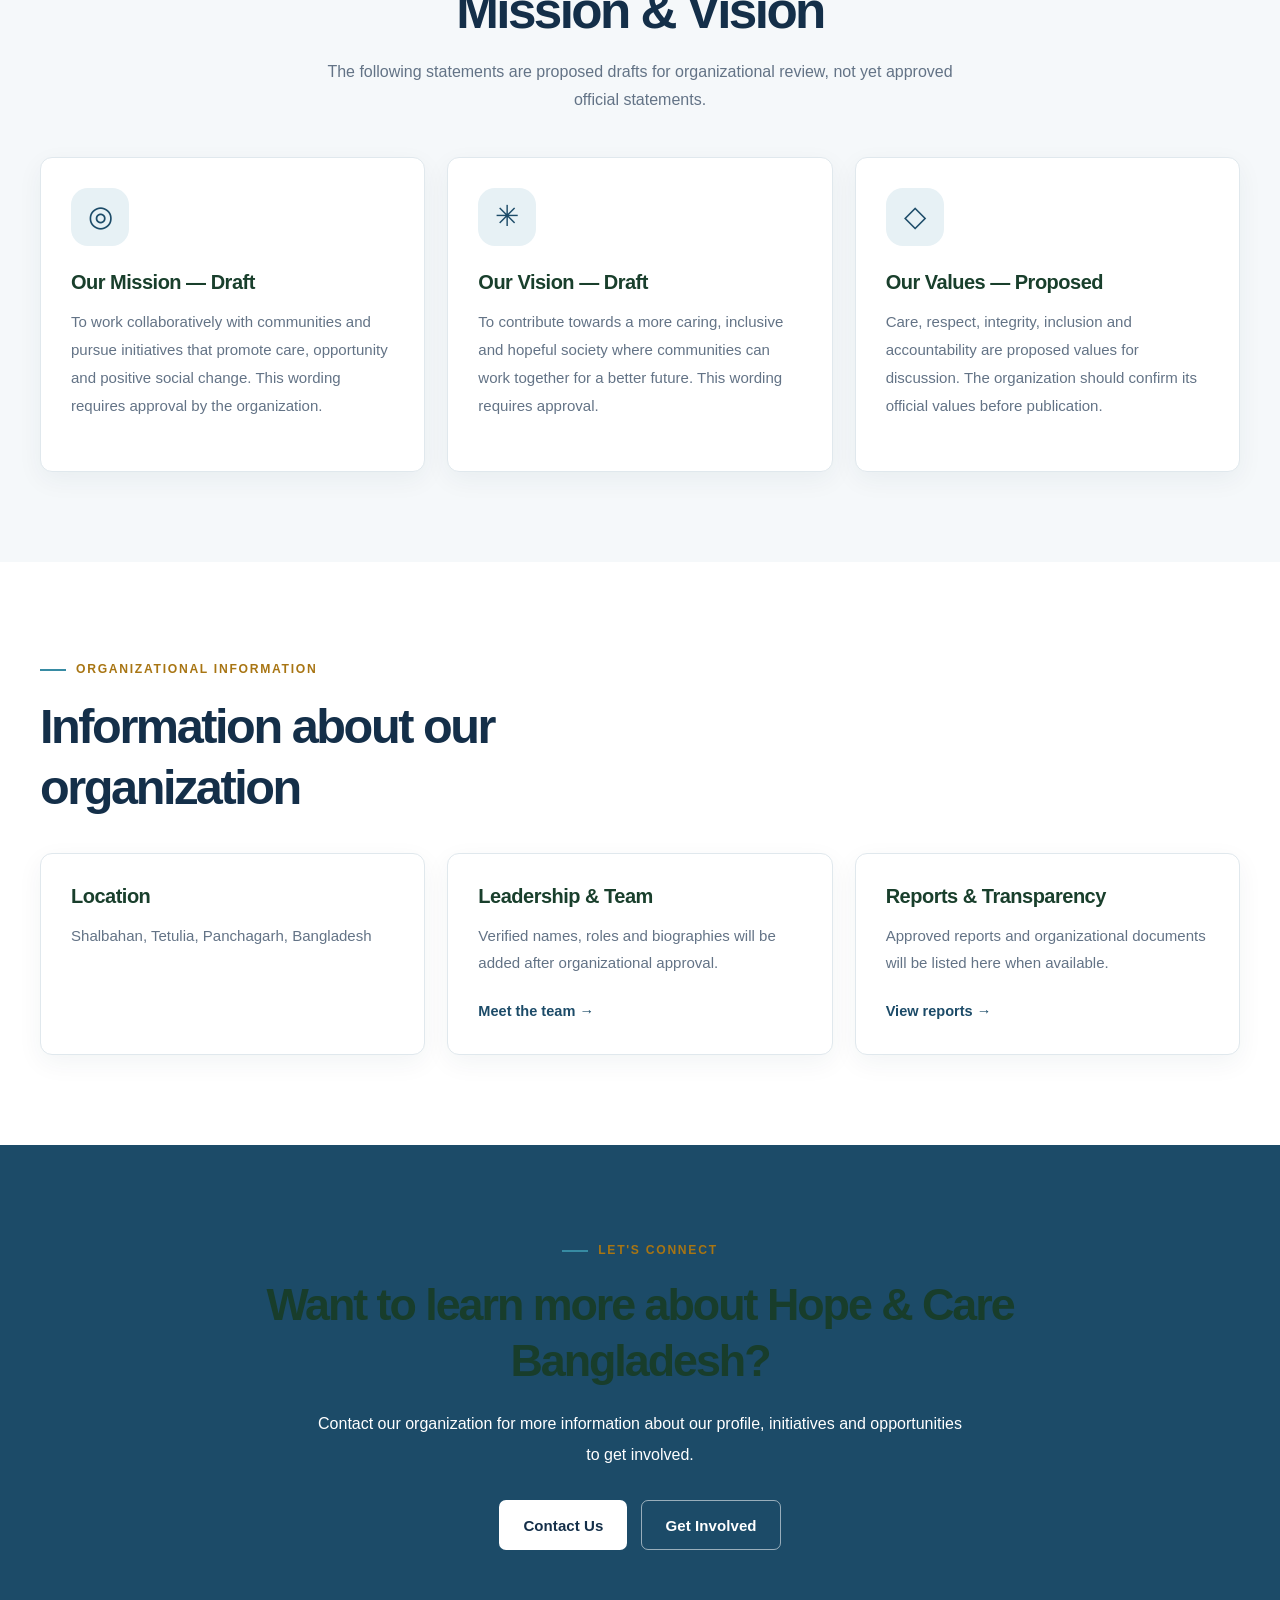
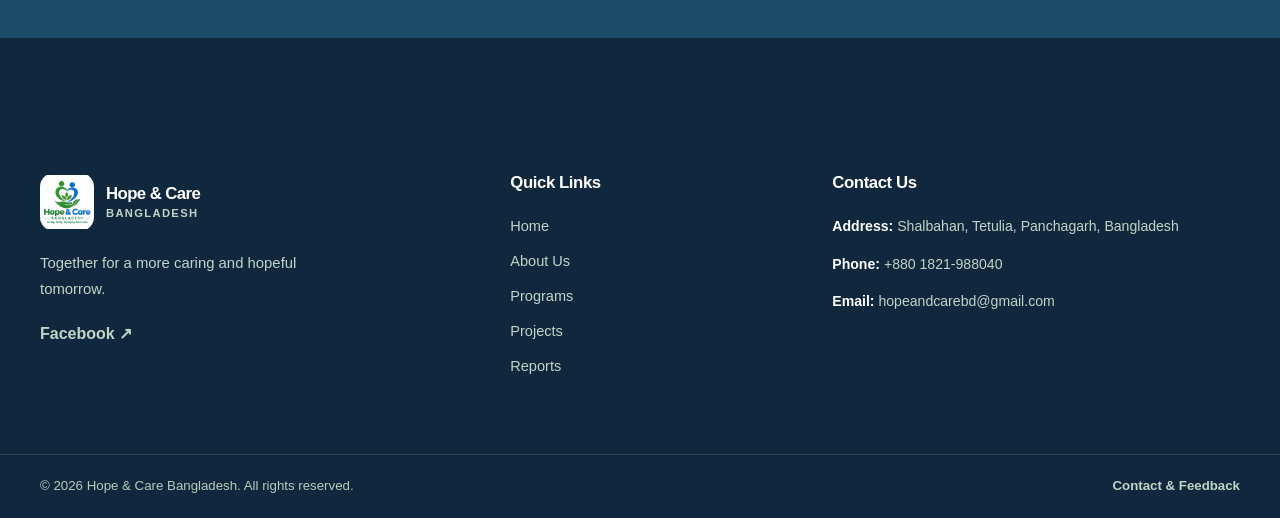
<file: about.html>
<!DOCTYPE html>
<html lang="en">
<head>
  <meta charset="UTF-8">
  <meta name="viewport" content="width=device-width, initial-scale=1.0">

  <title>About Us | Hope & Care Bangladesh</title>
  <meta name="description" content="Learn about Hope & Care Bangladesh, our organizational profile, values and aspirations.">

  <link rel="stylesheet" href="assets/css/style.css">
  <link rel="stylesheet" href="assets/css/international-ngo.css">

  <style>
    .about-story-hero{position:relative;overflow:hidden;color:#fff;background:linear-gradient(90deg,rgba(20,43,33,.91),rgba(20,43,33,.64) 58%,rgba(20,43,33,.20)),url('assets/images/hero-community.jpg') center 45%/cover no-repeat;padding:clamp(78px,10vw,138px) 0;}
    .about-story-hero .eyebrow,.about-story-hero h1,.about-story-hero .hero-description{color:#fff;max-width:760px}
    .about-story-hero h1{font-size:clamp(2.4rem,5.4vw,4.6rem);line-height:1.08;letter-spacing:-.035em}
    .about-story-hero .hero-description{font-size:clamp(1rem,1.5vw,1.2rem);line-height:1.8;max-width:660px}
    .about-hero-cta{display:inline-flex;margin-top:16px;background:#f5d66e;color:#25332b;border:1px solid #f5d66e;font-weight:750}
    .about-focus-section{background:#faf8f0}
    .about-focus-grid{display:grid;grid-template-columns:repeat(3,minmax(0,1fr));gap:22px;margin-top:34px}
    .about-focus-card{overflow:hidden;background:#fff;border:1px solid #e6e9df;border-radius:18px;box-shadow:0 10px 28px rgba(25,54,38,.06);transition:transform .25s ease,box-shadow .25s ease}
    .about-focus-card:hover{transform:translateY(-5px);box-shadow:0 18px 38px rgba(25,54,38,.12)}
    .about-focus-card img{display:block;width:100%;height:210px;object-fit:cover}
    .about-focus-card>div{padding:22px 22px 24px}
    .about-focus-card h3{margin:0 0 9px;color:#246b45;font-size:1.16rem}
    .about-focus-card p{margin:0;color:#56635b;line-height:1.75}
    .about-team-section{background:#fff}
    .about-team-grid{display:grid;grid-template-columns:repeat(3,minmax(0,1fr));gap:24px;margin-top:34px;align-items:stretch}
    .about-team-card{overflow:hidden;border:1px solid #e2e9e1;border-radius:20px;background:#fff;box-shadow:0 12px 32px rgba(27,62,42,.07);transition:transform .25s ease,box-shadow .25s ease}
    .about-team-card:hover{transform:translateY(-5px);box-shadow:0 20px 40px rgba(27,62,42,.13)}
    .about-team-photo{height:300px;background:linear-gradient(135deg,#e7f0e6,#f8f4e8);overflow:hidden}
    .about-team-photo img{display:block;width:100%;height:100%;object-fit:contain;object-position:center center;background:#f7f8f5;transition:transform .35s ease}
    .about-team-card:hover .about-team-photo img{transform:scale(1.015)}
    .about-team-info{padding:22px 20px 24px;text-align:center;border-top:3px solid #f5d66e}
    .about-team-info h3{margin:0 0 8px;color:#246b45;font-size:1.16rem;line-height:1.4}
    .about-team-info p{margin:0;color:#5d6a61;font-weight:600;line-height:1.6}
    @media(max-width:900px){.about-focus-grid,.about-team-grid{grid-template-columns:repeat(2,minmax(0,1fr))}.about-team-card:last-child{grid-column:1/-1;max-width:calc(50% - 12px);width:100%;justify-self:center}}
    @media(max-width:600px){.about-story-hero{padding:66px 0;background-position:58% center}.about-focus-grid,.about-team-grid{grid-template-columns:1fr;gap:16px}.about-team-card:last-child{grid-column:auto;max-width:none}.about-focus-card img{height:205px}.about-team-photo{height:320px}.about-team-info{padding:19px 16px 22px}}
    @media(prefers-reduced-motion:reduce){.about-focus-card,.about-team-card,.about-team-photo img{transition:none}.about-focus-card:hover,.about-team-card:hover{transform:none}}
  </style>

  <script src="assets/js/language.js" defer></script>
  <script src="assets/js/main.js" defer></script>
  <script src="assets/js/config.js"></script>
</head>

<body>

  <a class="skip-link" href="#main-content"
     data-en="Skip to content" data-bn="মূল কনটেন্টে যান">Skip to content</a>

  <header class="site-header">
    <div class="container header-inner">

      <a class="brand" href="index.html" aria-label="Hope & Care Bangladesh Home">
        <img class="brand-logo" src="assets/images/logo.png" alt="Hope &amp; Care Bangladesh logo">
        <span class="brand-text">
          <strong>Hope & Care</strong>
          <small>Bangladesh</small>
        </span>
      </a>

      <button class="menu-toggle" id="menu-toggle" type="button"
              aria-label="Open navigation"
              aria-controls="primary-navigation" aria-expanded="false">
        <span></span><span></span><span></span>
      </button>

      <nav class="main-navigation" id="primary-navigation" aria-label="Main navigation">
        <a href="index.html" data-en="Home" data-bn="হোম">Home</a>
        <a href="about.html" class="active" data-en="About Us" data-bn="আমাদের সম্পর্কে">About Us</a>
        <a href="programs.html" data-en="Our Programs" data-bn="আমাদের কার্যক্রম">Our Programs</a>
        <a href="projects.html" data-en="Projects" data-bn="প্রকল্প">Projects</a>
        <a href="impact.html" data-en="Our Impact" data-bn="আমাদের অবদান">Our Impact</a>
        <a href="gallery.html" data-en="Gallery" data-bn="গ্যালারি">Gallery</a>
        <a href="news.html" data-en="News & Events" data-bn="সংবাদ ও ইভেন্ট">News & Events</a>
        <a href="contact.html" data-en="Contact" data-bn="যোগাযোগ">Contact</a>
      </nav>

      <div class="header-actions">
        <button id="language-toggle" class="language-toggle" type="button"
                aria-label="Switch language">বাংলা</button>
        <a href="volunteer.html" class="button button-small"
           data-en="Get Involved" data-bn="যুক্ত হোন">Get Involved</a>
      </div>

    </div>
  </header>

  <main id="main-content">

    <!-- About hero -->
    <section class="hero about-story-hero">
      <div class="container">
        <span class="eyebrow"
              data-en="GET TO KNOW US" data-bn="আমাদের সম্পর্কে জানুন">
          GET TO KNOW US
        </span>

        <h1 data-en="About Hope & Care Bangladesh"
            data-bn="Hope & Care Bangladesh সম্পর্কে">
          About Hope & Care Bangladesh
        </h1>

        <p class="hero-description"
           data-en="Rooted in Shalbahan, Tetulia, Panchagarh, we believe caring communities grow through people working together."
           data-bn="শালবাহান, তেঁতুলিয়া, পঞ্চগড়কে কেন্দ্র করে আমরা বিশ্বাস করি—মানুষ একসঙ্গে কাজ করলে যত্নশীল সমাজ গড়ে ওঠে।">
          Rooted in Shalbahan, Tetulia, Panchagarh, we believe caring communities grow through people working together.
        </p>
        <a class="button about-hero-cta" href="#our-focus" data-en="Explore Our Work" data-bn="আমাদের কাজ দেখুন">Explore Our Work</a>
      </div>
    </section>

    <!-- Organization profile -->
    <section class="section">
      <div class="container intro-grid">

        <div class="section-heading">
          <span class="eyebrow"
                data-en="WHO WE ARE" data-bn="আমরা কারা">
            WHO WE ARE
          </span>

          <h2 data-en="An organization rooted in community"
              data-bn="সমাজ ও মানুষের সঙ্গে সংযুক্ত একটি উদ্যোগ">
            An organization rooted in community
          </h2>
        </div>

        <div class="intro-copy">
          <p data-en="Hope & Care Bangladesh is based in Shalbahan, Tetulia, Panchagarh, Bangladesh."
             data-bn="Hope & Care Bangladesh বাংলাদেশের পঞ্চগড় জেলার তেঁতুলিয়ার শালবাহানে অবস্থিত।">
            Hope & Care Bangladesh is based in Shalbahan, Tetulia,
            Panchagarh, Bangladesh.
          </p>

          <p data-en="This page will present the organization's approved history, registration details where applicable, leadership information, mission and areas of work."
             data-bn="এই পেজে সংস্থার অনুমোদিত ইতিহাস, প্রযোজ্য ক্ষেত্রে নিবন্ধনের তথ্য, নেতৃত্ব, লক্ষ্য ও কাজের ক্ষেত্র তুলে ধরা হবে।">
            This page will present the organization's approved history,
            registration details where applicable, leadership information,
            mission and areas of work.
          </p>

          <p data-en="The full organizational profile is a draft in progress and will be published after review by the organization."
             data-bn="সংস্থার পূর্ণাঙ্গ পরিচিতি বর্তমানে প্রস্তুতির পর্যায়ে রয়েছে এবং পর্যালোচনার পর প্রকাশ করা হবে।">
            The full organizational profile is a draft in progress and
            will be published after review by the organization.
          </p>
        </div>

      </div>
    </section>


    <!-- Focus areas -->
    <section class="section about-focus-section" id="our-focus">
      <div class="container">
        <div class="section-header centered">
          <span class="eyebrow" data-en="HOW WE HELP" data-bn="আমাদের কাজের ক্ষেত্র">HOW WE HELP</span>
          <h2 data-en="Our Focus Areas" data-bn="আমাদের কাজের ক্ষেত্রসমূহ">Our Focus Areas</h2>
          <p data-en="Explore the areas that can bring people together and support community wellbeing." data-bn="মানুষকে একত্রিত করা ও সমাজের কল্যাণে সহায়তা করতে পারে—এমন কয়েকটি কাজের ক্ষেত্র দেখুন।">Explore the areas that can bring people together and support community wellbeing.</p>
        </div>
        <div class="about-focus-grid">
          <article class="about-focus-card"><img src="assets/images/Education & Awareness.jpg" alt="Education and awareness activity" loading="lazy"><div><h3 data-en="Education & Awareness" data-bn="শিক্ষা ও সচেতনতা">Education & Awareness</h3><p data-en="Encouraging learning, awareness and access to useful information." data-bn="শেখা, সচেতনতা এবং প্রয়োজনীয় তথ্যপ্রাপ্তিতে উৎসাহ দেওয়া।">Encouraging learning, awareness and access to useful information.</p></div></article>
          <article class="about-focus-card"><img src="assets/images/Community Support.jpg" alt="Community support activity" loading="lazy"><div><h3 data-en="Community Support" data-bn="সমাজের পাশে">Community Support</h3><p data-en="Working alongside people and responding thoughtfully to local needs." data-bn="মানুষের পাশে থেকে স্থানীয় চাহিদায় দায়িত্বশীলভাবে সাড়া দেওয়া।">Working alongside people and responding thoughtfully to local needs.</p></div></article>
          <article class="about-focus-card"><img src="assets/images/Volunteer Engagement.jpg" alt="Volunteer engagement" loading="lazy"><div><h3 data-en="Volunteer Engagement" data-bn="স্বেচ্ছাসেবী অংশগ্রহণ">Volunteer Engagement</h3><p data-en="Making space for people to contribute their time and skills." data-bn="মানুষের সময় ও দক্ষতা কাজে লাগানোর সুযোগ তৈরি করা।">Making space for people to contribute their time and skills.</p></div></article>
          <article class="about-focus-card"><img src="assets/images/Volunteer & Participate.jpg" alt="Community participation" loading="lazy"><div><h3 data-en="Community Participation" data-bn="সামাজিক অংশগ্রহণ">Community Participation</h3><p data-en="Building cooperation and shared responsibility in community initiatives." data-bn="সামাজিক উদ্যোগে সহযোগিতা ও যৌথ দায়িত্ববোধ গড়ে তোলা।">Building cooperation and shared responsibility in community initiatives.</p></div></article>
          <article class="about-focus-card"><img src="assets/images/hero-community.jpg" alt="Community gathering" loading="lazy"><div><h3 data-en="Local Initiatives" data-bn="স্থানীয় উদ্যোগ">Local Initiatives</h3><p data-en="Supporting practical initiatives shaped by community priorities." data-bn="সমাজের অগ্রাধিকার অনুযায়ী বাস্তবভিত্তিক উদ্যোগে সহায়তা করা।">Supporting practical initiatives shaped by community priorities.</p></div></article>
          <article class="about-focus-card"><img src="assets/images/banner.png" alt="Hope and care community work" loading="lazy"><div><h3 data-en="Care & Wellbeing" data-bn="যত্ন ও কল্যাণ">Care & Wellbeing</h3><p data-en="Promoting compassion, dignity and a caring environment for all." data-bn="সবার জন্য সহমর্মিতা, মর্যাদা ও যত্নশীল পরিবেশকে গুরুত্ব দেওয়া।">Promoting compassion, dignity and a caring environment for all.</p></div></article>
        </div>
      </div>
    </section>

    <!-- Meet the confirmed team -->
    <section class="section about-team-section" id="our-team">
      <div class="container">
        <div class="section-header centered">
          <span class="eyebrow" data-en="THE PEOPLE BEHIND OUR WORK" data-bn="আমাদের কাজের পেছনের মানুষ">THE PEOPLE BEHIND OUR WORK</span>
          <h2 data-en="Meet Our Team" data-bn="আমাদের টিমের সঙ্গে পরিচিত হোন">Meet Our Team</h2>
          <p data-en="Meet the people helping guide and coordinate Hope & Care Bangladesh." data-bn="Hope & Care Bangladesh-এর কাজ পরিচালনা ও সমন্বয়ে যুক্ত ব্যক্তিদের সঙ্গে পরিচিত হোন।">Meet the people helping guide and coordinate Hope & Care Bangladesh.</p>
        </div>
        <div class="about-team-grid">
          <article class="about-team-card"><div class="about-team-photo"><img src="assets/images/habiba.jpg" alt="Mst Habiba Aktar" loading="lazy"></div><div class="about-team-info"><h3>Mst Habiba Aktar</h3><p data-en="Executive Director" data-bn="নির্বাহী পরিচালক">Executive Director</p></div></article>
          <article class="about-team-card"><div class="about-team-photo"><img src="assets/images/sumon.jpg" alt="Mahfuz Hasan Sumon" loading="lazy"></div><div class="about-team-info"><h3>Mahfuz Hasan Sumon</h3><p data-en="General Secretary" data-bn="সাধারণ সম্পাদক">General Secretary</p></div></article>
          <article class="about-team-card"><div class="about-team-photo"><img src="assets/images/roton.jpg" alt="Jillur Rahman Roton" loading="lazy"></div><div class="about-team-info"><h3>Jillur Rahman Roton</h3><p data-en="Program Coordinator" data-bn="প্রোগ্রাম সমন্বয়ক">Program Coordinator</p></div></article>
        </div>
      </div>
    </section>

        <!-- Mission and vision draft -->
    <section class="section programs-section">
      <div class="container">

        <div class="section-header centered">
          <span class="eyebrow"
                data-en="OUR DIRECTION" data-bn="আমাদের দিকনির্দেশনা">
            OUR DIRECTION
          </span>

          <h2 data-en="Mission & Vision"
              data-bn="লক্ষ্য ও ভবিষ্যৎ ভাবনা">
            Mission & Vision
          </h2>

          <p data-en="The following statements are proposed drafts for organizational review, not yet approved official statements."
             data-bn="নিচের বক্তব্যগুলো সংস্থার পর্যালোচনার জন্য প্রস্তাবিত খসড়া; এগুলো এখনো অনুমোদিত আনুষ্ঠানিক বক্তব্য নয়।">
            The following statements are proposed drafts for organizational
            review, not yet approved official statements.
          </p>
        </div>

        <div class="program-grid">

          <article class="program-card">
            <div class="program-icon" aria-hidden="true">◎</div>

            <h3 data-en="Our Mission — Draft"
                data-bn="আমাদের লক্ষ্য — খসড়া">
              Our Mission — Draft
            </h3>

            <p data-en="To work collaboratively with communities and pursue initiatives that promote care, opportunity and positive social change. This wording requires approval by the organization."
               data-bn="সমাজের মানুষের সঙ্গে সহযোগিতার মাধ্যমে যত্ন, সুযোগ এবং ইতিবাচক সামাজিক পরিবর্তনে সহায়ক উদ্যোগ গ্রহণ করা। এই বক্তব্য সংস্থার অনুমোদনসাপেক্ষ।">
              To work collaboratively with communities and pursue initiatives
              that promote care, opportunity and positive social change.
              This wording requires approval by the organization.
            </p>
          </article>

          <article class="program-card">
            <div class="program-icon" aria-hidden="true">✳</div>

            <h3 data-en="Our Vision — Draft"
                data-bn="আমাদের ভবিষ্যৎ ভাবনা — খসড়া">
              Our Vision — Draft
            </h3>

            <p data-en="To contribute towards a more caring, inclusive and hopeful society where communities can work together for a better future. This wording requires approval."
               data-bn="এমন একটি আরও মানবিক, অন্তর্ভুক্তিমূলক ও আশাব্যঞ্জক সমাজ গঠনে অবদান রাখা, যেখানে মানুষ উন্নত ভবিষ্যতের জন্য একসঙ্গে কাজ করতে পারে। এই বক্তব্য অনুমোদনসাপেক্ষ।">
              To contribute towards a more caring, inclusive and hopeful
              society where communities can work together for a better
              future. This wording requires approval.
            </p>
          </article>

          <article class="program-card">
            <div class="program-icon" aria-hidden="true">◇</div>

            <h3 data-en="Our Values — Proposed"
                data-bn="আমাদের মূল্যবোধ — প্রস্তাবিত">
              Our Values — Proposed
            </h3>

            <p data-en="Care, respect, integrity, inclusion and accountability are proposed values for discussion. The organization should confirm its official values before publication."
               data-bn="যত্ন, সম্মান, সততা, অন্তর্ভুক্তি ও জবাবদিহি আলোচনার জন্য প্রস্তাবিত মূল্যবোধ। প্রকাশের আগে সংস্থাকে নিজস্ব আনুষ্ঠানিক মূল্যবোধ নিশ্চিত করতে হবে।">
              Care, respect, integrity, inclusion and accountability are
              proposed values for discussion. The organization should
              confirm its official values before publication.
            </p>
          </article>

        </div>
      </div>
    </section>

    <!-- Organizational information -->
    <section class="section">
      <div class="container">

        <div class="section-heading">
          <span class="eyebrow"
                data-en="ORGANIZATIONAL INFORMATION"
                data-bn="সাংগঠনিক তথ্য">
            ORGANIZATIONAL INFORMATION
          </span>

          <h2 data-en="Information about our organization"
              data-bn="আমাদের সংস্থা সম্পর্কে তথ্য">
            Information about our organization
          </h2>
        </div>

        <div class="program-grid" style="margin-top: 35px;">

          <article class="program-card">
            <h3 data-en="Location" data-bn="অবস্থান">Location</h3>
            <p data-en="Shalbahan, Tetulia, Panchagarh, Bangladesh"
               data-bn="শালবাহান, তেঁতুলিয়া, পঞ্চগড়, বাংলাদেশ">
              Shalbahan, Tetulia, Panchagarh, Bangladesh
            </p>
          </article>

          <article class="program-card">
            <h3 data-en="Leadership & Team"
                data-bn="নেতৃত্ব ও টিম">
              Leadership & Team
            </h3>
            <p data-en="Verified names, roles and biographies will be added after organizational approval."
               data-bn="যাচাইকৃত নাম, দায়িত্ব ও পরিচিতি সংস্থার অনুমোদনের পর যুক্ত করা হবে।">
              Verified names, roles and biographies will be added after
              organizational approval.
            </p>
            <a href="team.html"
               data-en="Meet the team →" data-bn="টিমের পরিচিতি →">
              Meet the team →
            </a>
          </article>

          <article class="program-card">
            <h3 data-en="Reports & Transparency"
                data-bn="প্রতিবেদন ও স্বচ্ছতা">
              Reports & Transparency
            </h3>
            <p data-en="Approved reports and organizational documents will be listed here when available."
               data-bn="অনুমোদিত প্রতিবেদন ও সাংগঠনিক নথি পাওয়া গেলে এখানে প্রকাশ করা হবে।">
              Approved reports and organizational documents will be
              listed here when available.
            </p>
            <a href="reports.html"
               data-en="View reports →" data-bn="প্রতিবেদন দেখুন →">
              View reports →
            </a>
          </article>

        </div>
      </div>
    </section>

    <!-- Contact CTA -->
    <section class="cta-section">
      <div class="container cta-content">

        <span class="eyebrow eyebrow-light"
              data-en="LET'S CONNECT" data-bn="যোগাযোগ করুন">
          LET'S CONNECT
        </span>

        <h2 data-en="Want to learn more about Hope & Care Bangladesh?"
            data-bn="Hope & Care Bangladesh সম্পর্কে আরও জানতে চান?">
          Want to learn more about Hope & Care Bangladesh?
        </h2>

        <p data-en="Contact our organization for more information about our profile, initiatives and opportunities to get involved."
           data-bn="আমাদের পরিচিতি, উদ্যোগ এবং যুক্ত হওয়ার সুযোগ সম্পর্কে জানতে সংস্থার সঙ্গে যোগাযোগ করুন।">
          Contact our organization for more information about our profile,
          initiatives and opportunities to get involved.
        </p>

        <div class="cta-actions">
          <a href="contact.html" class="button button-white"
             data-en="Contact Us" data-bn="যোগাযোগ করুন">
            Contact Us
          </a>

          <a href="volunteer.html" class="button button-light-outline"
             data-en="Get Involved" data-bn="যুক্ত হোন">
            Get Involved
          </a>
        </div>

      </div>
    </section>

  </main>

  <footer class="site-footer">
    <div class="container footer-grid">

      <div class="footer-about">
        <a class="brand footer-brand" href="index.html">
          <img class="brand-logo" src="assets/images/logo.png" alt="Hope &amp; Care Bangladesh logo">
          <span class="brand-text">
            <strong>Hope & Care</strong>
            <small>Bangladesh</small>
          </span>
        </a>

        <p data-en="Together for a more caring and hopeful tomorrow."
           data-bn="আরও মানবিক ও আশাব্যঞ্জক আগামীর জন্য একসাথে।">
          Together for a more caring and hopeful tomorrow.
        </p>

        <a href="https://www.facebook.com/hopeandcarebd"
           target="_blank" rel="noopener noreferrer">Facebook ↗</a>
      </div>

      <div class="footer-links">
        <h3 data-en="Quick Links" data-bn="দরকারি লিংক">Quick Links</h3>
        <a href="index.html" data-en="Home" data-bn="হোম">Home</a>
        <a href="about.html" data-en="About Us" data-bn="আমাদের সম্পর্কে">About Us</a>
        <a href="programs.html" data-en="Programs" data-bn="কার্যক্রম">Programs</a>
        <a href="projects.html" data-en="Projects" data-bn="প্রকল্প">Projects</a>
        <a href="reports.html" data-en="Reports" data-bn="প্রতিবেদন">Reports</a>
      </div>

      <div class="footer-contact">
        <h3 data-en="Contact Us" data-bn="যোগাযোগ করুন">Contact Us</h3>

        <p>
          <strong data-en="Address:" data-bn="ঠিকানা:">Address:</strong>
          <span data-en="Shalbahan, Tetulia, Panchagarh, Bangladesh"
                data-bn="শালবাহান, তেঁতুলিয়া, পঞ্চগড়, বাংলাদেশ">
            Shalbahan, Tetulia, Panchagarh, Bangladesh
          </span>
        </p>

        <p>
          <strong data-en="Phone:" data-bn="ফোন:">Phone:</strong>
          <a href="tel:+8801821988040">+880 1821-988040</a>
        </p>

        <p>
          <strong data-en="Email:" data-bn="ইমেইল:">Email:</strong>
          <a href="mailto:hopeandcarebd@gmail.com">hopeandcarebd@gmail.com</a>
        </p>
      </div>

    </div>

    <div class="footer-bottom">
      <div class="container footer-bottom-inner">
        <p>
          © <span id="current-year">2026</span> Hope & Care Bangladesh.
          <span data-en="All rights reserved."
                data-bn="সর্বস্বত্ব সংরক্ষিত।">All rights reserved.</span>
        </p>
        <a href="contact.html"
           data-en="Contact & Feedback" data-bn="যোগাযোগ ও মতামত">
          Contact & Feedback
        </a>
      </div>
    </div>
  </footer>


<script>
(function(){
  const grid=document.querySelector("#our-team .about-team-grid");
  const endpoint=window.HopeCareConfig&&window.HopeCareConfig.backend&&window.HopeCareConfig.backend.appsScriptEndpoint;
  if(!grid||!endpoint)return;
  fetch(endpoint+"?action=team",{cache:"no-store"}).then(r=>r.json()).then(data=>{
    const members=Array.isArray(data.team)?data.team:[]; if(!members.length)return;
    grid.replaceChildren();
    members.forEach(member=>{
      const card=document.createElement("article");card.className="about-team-card";
      const photo=document.createElement("div");photo.className="about-team-photo";
      if(member.photoUrl){const img=document.createElement("img");img.src=member.photoUrl;img.alt=member.name||"Team member";img.loading="lazy";photo.appendChild(img);}else{photo.style.display="grid";photo.style.placeItems="center";const initials=document.createElement("span");initials.textContent=(member.name||"H").split(/\s+/).slice(0,2).map(x=>x[0]||"").join("").toUpperCase();initials.style.cssText="font-size:2.5rem;font-weight:800;color:#246b45";photo.appendChild(initials);}
      const info=document.createElement("div");info.className="about-team-info";const h=document.createElement("h3");h.textContent=member.name||"";const role=document.createElement("p");role.textContent=member.role||"";info.append(h,role);
      if(member.bio){const bio=document.createElement("p");bio.textContent=member.bio;bio.style.cssText="margin-top:10px;font-weight:400;font-size:.94rem";info.appendChild(bio);}card.append(photo,info);grid.appendChild(card);
    });
    grid.style.gridTemplateColumns=members.length===1?"minmax(0, 360px)":members.length===2?"repeat(2,minmax(0,1fr))":"repeat(3,minmax(0,1fr))";
    grid.style.justifyContent="center";
  }).catch(()=>{/* Keep the existing static team cards if the API is temporarily unavailable. */});
})();
</script>


<script src="assets/js/config.js"></script>
<script src="assets/js/page-cms.js"></script>
</body>
</html>
</file>
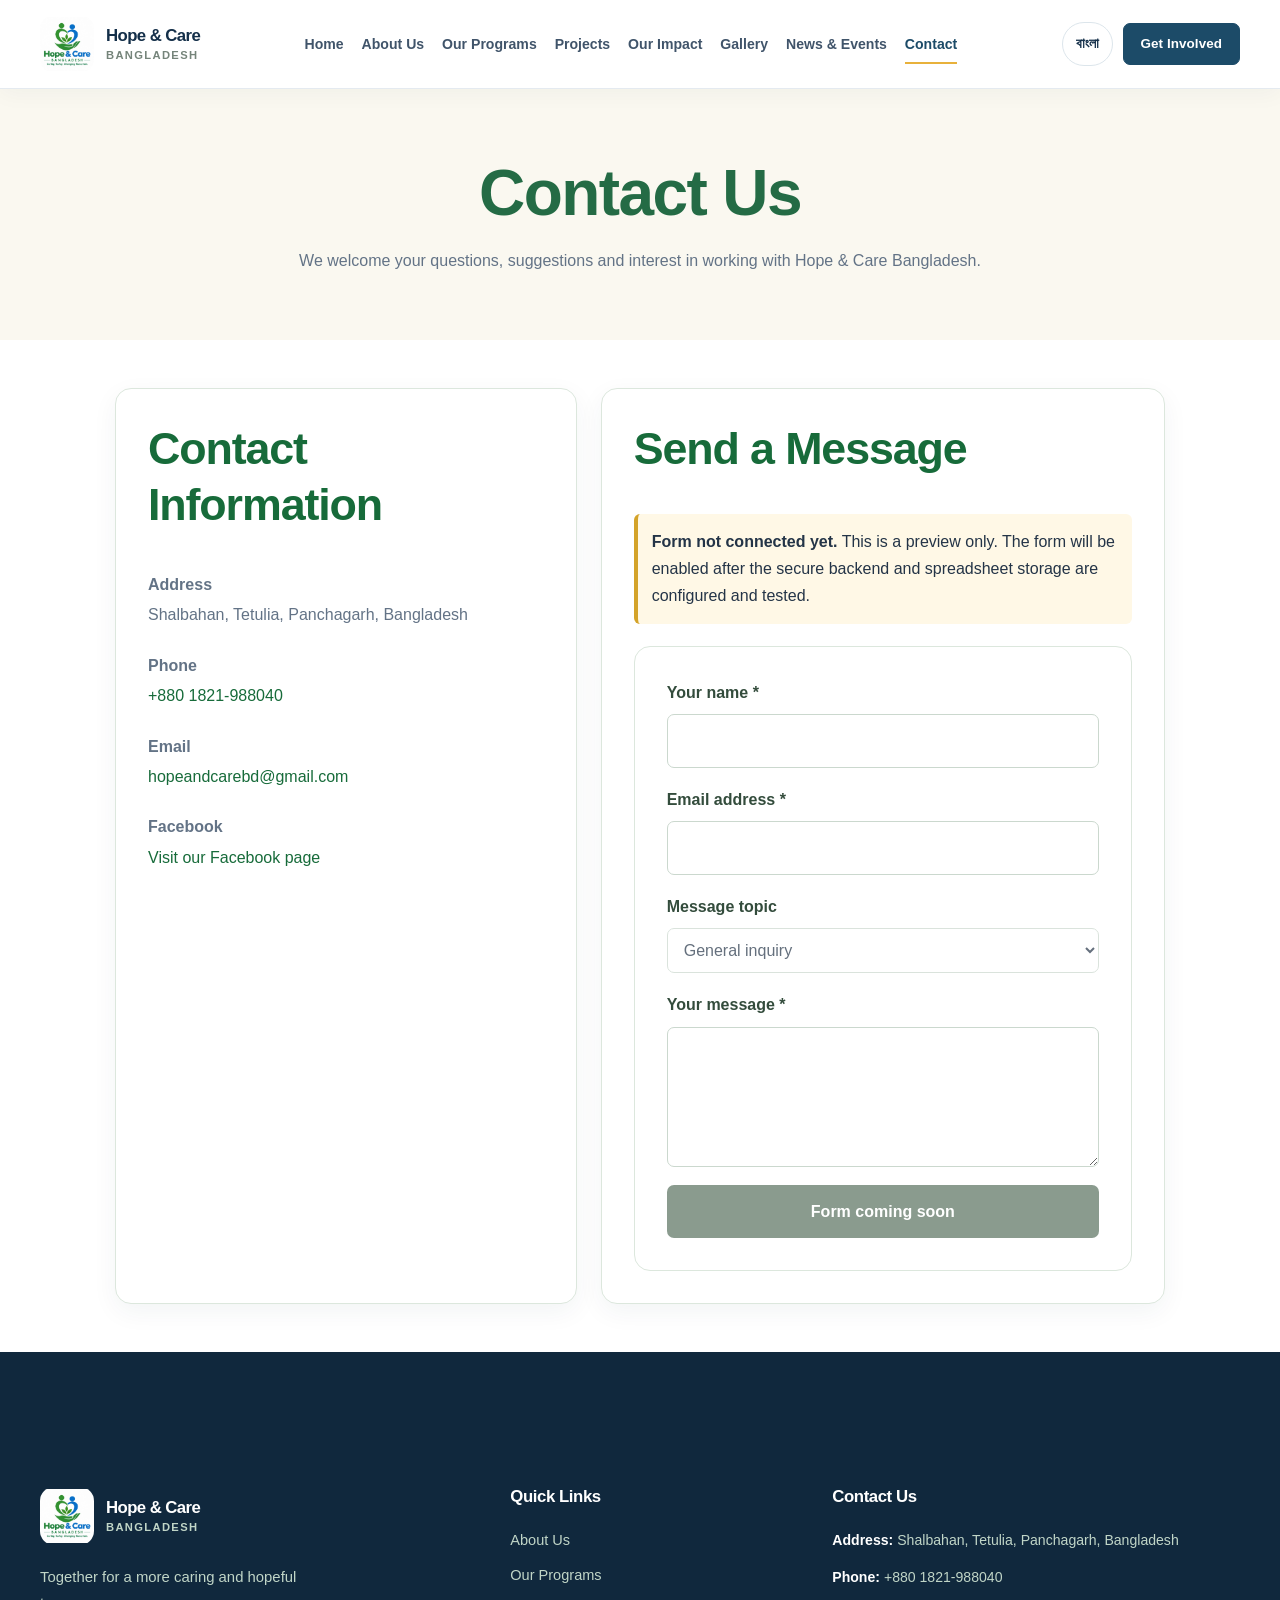
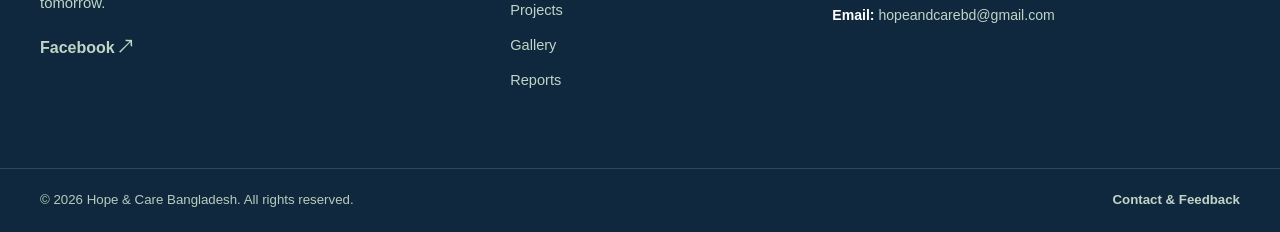
<file: contact.html>
<!DOCTYPE html>

<html lang="bn">
<head>
<meta charset="utf-8"/>
<meta content="width=device-width, initial-scale=1.0" name="viewport"/>
<title>Contact Us | Hope &amp; Care Bangladesh</title>
<meta content="Contact Hope &amp; Care Bangladesh by phone, email or Facebook." name="description"/>
<link href="assets/css/style.css" rel="stylesheet"/>
  <link rel="stylesheet" href="assets/css/international-ngo.css">
<style>
    .contact-hero {
      padding: 65px 20px;
      text-align: center;
      background: #eff8f0;
    }

    .contact-hero h1,
    .contact-section h2 {
      color: #176b3a;
    }

    .contact-hero p {
      max-width: 700px;
      margin: 0 auto;
      line-height: 1.8;
    }

    .contact-section {
      padding: 48px 20px;
    }

    .contact-layout {
      display: grid;
      grid-template-columns: minmax(0, 0.9fr) minmax(0, 1.1fr);
      gap: 28px;
      max-width: 1050px;
      margin: 0 auto;
    }

    .contact-card {
      padding: 26px;
      border: 1px solid #dce8df;
      border-radius: 12px;
      background: #fff;
      min-width: 0;
    }

    .contact-card h2 {
      margin-top: 0;
    }

    .contact-details {
      line-height: 1.9;
      overflow-wrap: anywhere;
    }

    .contact-details p {
      margin-bottom: 20px;
    }

    .contact-details a {
      color: #176b3a;
      overflow-wrap: anywhere;
    }

    .contact-notice {
      padding: 14px;
      margin-bottom: 22px;
      border-left: 4px solid #d4a329;
      border-radius: 6px;
      background: #fff8e6;
      line-height: 1.7;
    }

    .contact-form {
      display: grid;
      gap: 18px;
    }

    .contact-field {
      display: grid;
      gap: 8px;
    }

    .contact-field label {
      font-weight: 600;
    }

    .contact-field input,
    .contact-field select,
    .contact-field textarea {
      width: 100%;
      box-sizing: border-box;
      padding: 12px;
      border: 1px solid #cbd8ce;
      border-radius: 7px;
      font: inherit;
      background: #fff;
    }

    .contact-field textarea {
      min-height: 140px;
      resize: vertical;
    }

    .contact-field input:focus,
    .contact-field select:focus,
    .contact-field textarea:focus {
      outline: 2px solid #2c8b50;
      outline-offset: 2px;
    }

    .contact-submit {
      padding: 13px 20px;
      border: 0;
      border-radius: 7px;
      background: #8a9b8e;
      color: #fff;
      font: inherit;
      font-weight: 700;
      cursor: not-allowed;
    }

    @media (max-width: 760px) {
      .contact-layout {
        grid-template-columns: 1fr;
      }

      .contact-hero {
        padding: 45px 18px;
      }
    }
  </style>
<style>
/* Contact page: aligned with the shared Hope & Care design */
.contact-hero { background: var(--cream, #FAF8F0); padding: clamp(38px, 5vw, 68px) 20px; text-align:center; }
.contact-hero h1 { color: var(--forest, #246B45); margin:0 0 14px; }
.contact-hero p { max-width:760px; margin:0 auto; }
.contact-grid, .contact-content, .contact-layout { gap:24px; }
.contact-card, .contact-info, .contact-form, .contact-panel { border:1px solid #dce7dd; border-radius:16px; padding:clamp(20px,3vw,32px); background:#fff; }
@media(max-width:700px){ .contact-hero{padding:36px 18px}.contact-grid,.contact-content,.contact-layout{grid-template-columns:1fr!important} }
</style></head>
<body>
<header class="site-header">
<div class="container header-inner">
<a aria-label="Hope &amp; Care Bangladesh Home" class="brand" href="index.html">
<!-- Replace this placeholder with the official organization logo -->
<img alt="Hope &amp; Care Bangladesh logo" class="brand-logo" src="assets/images/logo.png"/>
<span class="brand-text">
<strong>Hope &amp; Care</strong>
<small>Bangladesh</small>
</span>
</a>
<button aria-controls="primary-navigation" aria-expanded="false" aria-label="Open navigation" class="menu-toggle" id="menu-toggle" type="button">
<span></span>
<span></span>
<span></span>
</button>
<nav aria-label="Main navigation" class="main-navigation" id="primary-navigation">
<a data-bn="হোম" data-en="Home" href="index.html">Home</a>
<a data-bn="আমাদের সম্পর্কে" data-en="About Us" href="about.html">About Us</a>
<a data-bn="আমাদের কার্যক্রম" data-en="Our Programs" href="programs.html">Our Programs</a>
<a data-bn="প্রকল্প" data-en="Projects" href="projects.html">Projects</a>
<a data-bn="আমাদের অবদান" data-en="Our Impact" href="impact.html">Our Impact</a>
<a data-bn="গ্যালারি" data-en="Gallery" href="gallery.html">Gallery</a>
<a data-bn="সংবাদ ও ইভেন্ট" data-en="News &amp; Events" href="news.html">News &amp; Events</a>
<a aria-current="page" class="active" data-bn="যোগাযোগ" data-en="Contact" href="contact.html">Contact</a>
</nav>
<div class="header-actions">
<button aria-label="Switch language" class="language-toggle" id="language-toggle" type="button">
          বাংলা
        </button>
<a class="button button-small" data-bn="যুক্ত হোন" data-en="Get Involved" href="volunteer.html">
          Get Involved
        </a>
</div>
</div>
</header>
<main>
<section class="contact-hero">
<div>
<h1 data-bn="যোগাযোগ করুন" data-en="Contact Us">যোগাযোগ করুন</h1>
<p data-bn="Hope &amp; Care Bangladesh-এর সঙ্গে কাজ করার আগ্রহ, প্রশ্ন ও পরামর্শকে আমরা স্বাগত জানাই।" data-en="We welcome your questions, suggestions and interest in working with Hope &amp; Care Bangladesh.">
          Hope &amp; Care Bangladesh-এর সঙ্গে কাজ করার আগ্রহ, প্রশ্ন ও পরামর্শকে আমরা স্বাগত জানাই।
        </p>
</div>
</section>
<section class="contact-section">
<div class="contact-layout">
<section class="contact-card">
<h2 data-bn="যোগাযোগের তথ্য" data-en="Contact Information">
            যোগাযোগের তথ্য
          </h2>
<div class="contact-details">
<p>
<strong data-bn="ঠিকানা" data-en="Address">ঠিকানা</strong><br/>
              Shalbahan, Tetulia, Panchagarh, Bangladesh
            </p>
<p>
<strong data-bn="ফোন" data-en="Phone">ফোন</strong><br/>
<a href="tel:+8801821988040">+880 1821-988040</a>
</p>
<p>
<strong data-bn="ইমেইল" data-en="Email">ইমেইল</strong><br/>
<a href="mailto:hopeandcarebd@gmail.com">hopeandcarebd@gmail.com</a>
</p>
<p>
<strong data-bn="ফেসবুক" data-en="Facebook">ফেসবুক</strong><br/>
<a data-bn="আমাদের Facebook পেজ দেখুন" data-en="Visit our Facebook page" href="https://www.facebook.com/hopeandcarebd" rel="noopener noreferrer" target="_blank">আমাদের Facebook পেজ দেখুন</a>
</p>
</div>
</section>
<section class="contact-card">
<h2 data-bn="বার্তা পাঠান" data-en="Send a Message">বার্তা পাঠান</h2>
<div class="contact-notice">
<strong data-bn="ফর্ম এখনো সংযুক্ত নয়।" data-en="Form not connected yet.">
              ফর্ম এখনো সংযুক্ত নয়।
            </strong>
<span data-bn="এটি শুধু প্রাথমিক কাঠামো। নিরাপদ backend ও Spreadsheet-এ তথ্য সংরক্ষণের ব্যবস্থা তৈরি ও পরীক্ষা করার পর ফর্ম চালু হবে।" data-en="This is a preview only. The form will be enabled after the secure backend and spreadsheet storage are configured and tested.">
              এটি শুধু প্রাথমিক কাঠামো। নিরাপদ backend ও Spreadsheet-এ তথ্য সংরক্ষণের ব্যবস্থা তৈরি ও পরীক্ষা করার পর ফর্ম চালু হবে।
            </span>
</div>
<form class="contact-form" data-hc-form="contact" id="contact-form">
<div class="contact-field">
<label data-bn="আপনার নাম *" data-en="Your name *" for="contact-name">
                আপনার নাম *
              </label>
<input autocomplete="name" disabled="" id="contact-name" maxlength="100" name="name" required="" type="text"/>
</div>
<div class="contact-field">
<label data-bn="ইমেইল ঠিকানা *" data-en="Email address *" for="contact-email">
                ইমেইল ঠিকানা *
              </label>
<input autocomplete="email" disabled="" id="contact-email" maxlength="150" name="email" required="" type="email"/>
</div>
<div class="contact-field">
<label data-bn="বার্তার বিষয়" data-en="Message topic" for="contact-subject">
                বার্তার বিষয়
              </label>
<select disabled="" id="contact-subject" name="subject">
<option data-bn="সাধারণ জিজ্ঞাসা" data-en="General inquiry" value="general">সাধারণ জিজ্ঞাসা</option>
<option data-bn="স্বেচ্ছাসেবা" data-en="Volunteering" value="volunteer">স্বেচ্ছাসেবা</option>
<option data-bn="অংশীদারিত্ব" data-en="Partnership" value="partnership">অংশীদারিত্ব</option>
<option data-bn="অনুদান বিষয়ে জিজ্ঞাসা" data-en="Donation inquiry" value="donation">অনুদান বিষয়ে জিজ্ঞাসা</option>
<option data-bn="অন্যান্য" data-en="Other" value="other">অন্যান্য</option>
</select>
</div>
<div class="contact-field">
<label data-bn="আপনার বার্তা *" data-en="Your message *" for="contact-message">
                আপনার বার্তা *
              </label>
<textarea disabled="" id="contact-message" maxlength="3000" name="message" required=""></textarea>
</div>
<button class="contact-submit" data-bn="ফর্ম শিগগিরই চালু হবে" data-en="Form coming soon" disabled="" type="submit">
              ফর্ম শিগগিরই চালু হবে
            </button>
</form>
</section>
</div>
</section>
</main>
<footer class="site-footer">
<div class="container footer-grid">
<div class="footer-about">
<a class="brand footer-brand" href="index.html">
<img alt="Hope &amp; Care Bangladesh logo" class="brand-logo" src="assets/images/logo.png"/>
<span class="brand-text">
<strong>Hope &amp; Care</strong>
<small>Bangladesh</small>
</span>
</a>
<p data-bn="আরও মানবিক ও আশাব্যঞ্জক আগামীর জন্য একসাথে।" data-en="Together for a more caring and hopeful tomorrow.">
          Together for a more caring and hopeful tomorrow.
        </p>
<a href="https://www.facebook.com/hopeandcarebd" rel="noopener noreferrer" target="_blank">
          Facebook ↗
        </a>
</div>
<div class="footer-links">
<h3 data-bn="দরকারি লিংক" data-en="Quick Links">Quick Links</h3>
<a data-bn="আমাদের সম্পর্কে" data-en="About Us" href="about.html">About Us</a>
<a data-bn="আমাদের কার্যক্রম" data-en="Our Programs" href="programs.html">Our Programs</a>
<a data-bn="প্রকল্প" data-en="Projects" href="projects.html">Projects</a>
<a data-bn="গ্যালারি" data-en="Gallery" href="gallery.html">Gallery</a>
<a data-bn="প্রতিবেদন" data-en="Reports" href="reports.html">Reports</a>
</div>
<div class="footer-contact">
<h3 data-bn="যোগাযোগ করুন" data-en="Contact Us">Contact Us</h3>
<p>
<strong data-bn="ঠিকানা:" data-en="Address:">Address:</strong>
<span data-bn="শালবাহান, তেঁতুলিয়া, পঞ্চগড়, বাংলাদেশ" data-en="Shalbahan, Tetulia, Panchagarh, Bangladesh">
            Shalbahan, Tetulia, Panchagarh, Bangladesh
          </span>
</p>
<p>
<strong data-bn="ফোন:" data-en="Phone:">Phone:</strong>
<a href="tel:+8801821988040">+880 1821-988040</a>
</p>
<p>
<strong data-bn="ইমেইল:" data-en="Email:">Email:</strong>
<a href="mailto:hopeandcarebd@gmail.com">
            hopeandcarebd@gmail.com
          </a>
</p>
</div>
</div>
<div class="footer-bottom">
<div class="container footer-bottom-inner">
<p>
          © <span id="current-year">2026</span>
          Hope &amp; Care Bangladesh.
          <span data-bn="সর্বস্বত্ব সংরক্ষিত।" data-en="All rights reserved.">
            All rights reserved.
          </span>
</p>
<a data-bn="যোগাযোগ ও মতামত" data-en="Contact &amp; Feedback" href="contact.html">
          Contact &amp; Feedback
        </a>
</div>
</div>
</footer>
<script src="assets/js/language.js"></script>
<script src="assets/js/main.js"></script>
<script src="assets/js/config.js"></script>
<script src="assets/js/form-handler.js"></script>
<script src="assets/js/page-cms.js"></script>
</body>
</html>
</file>
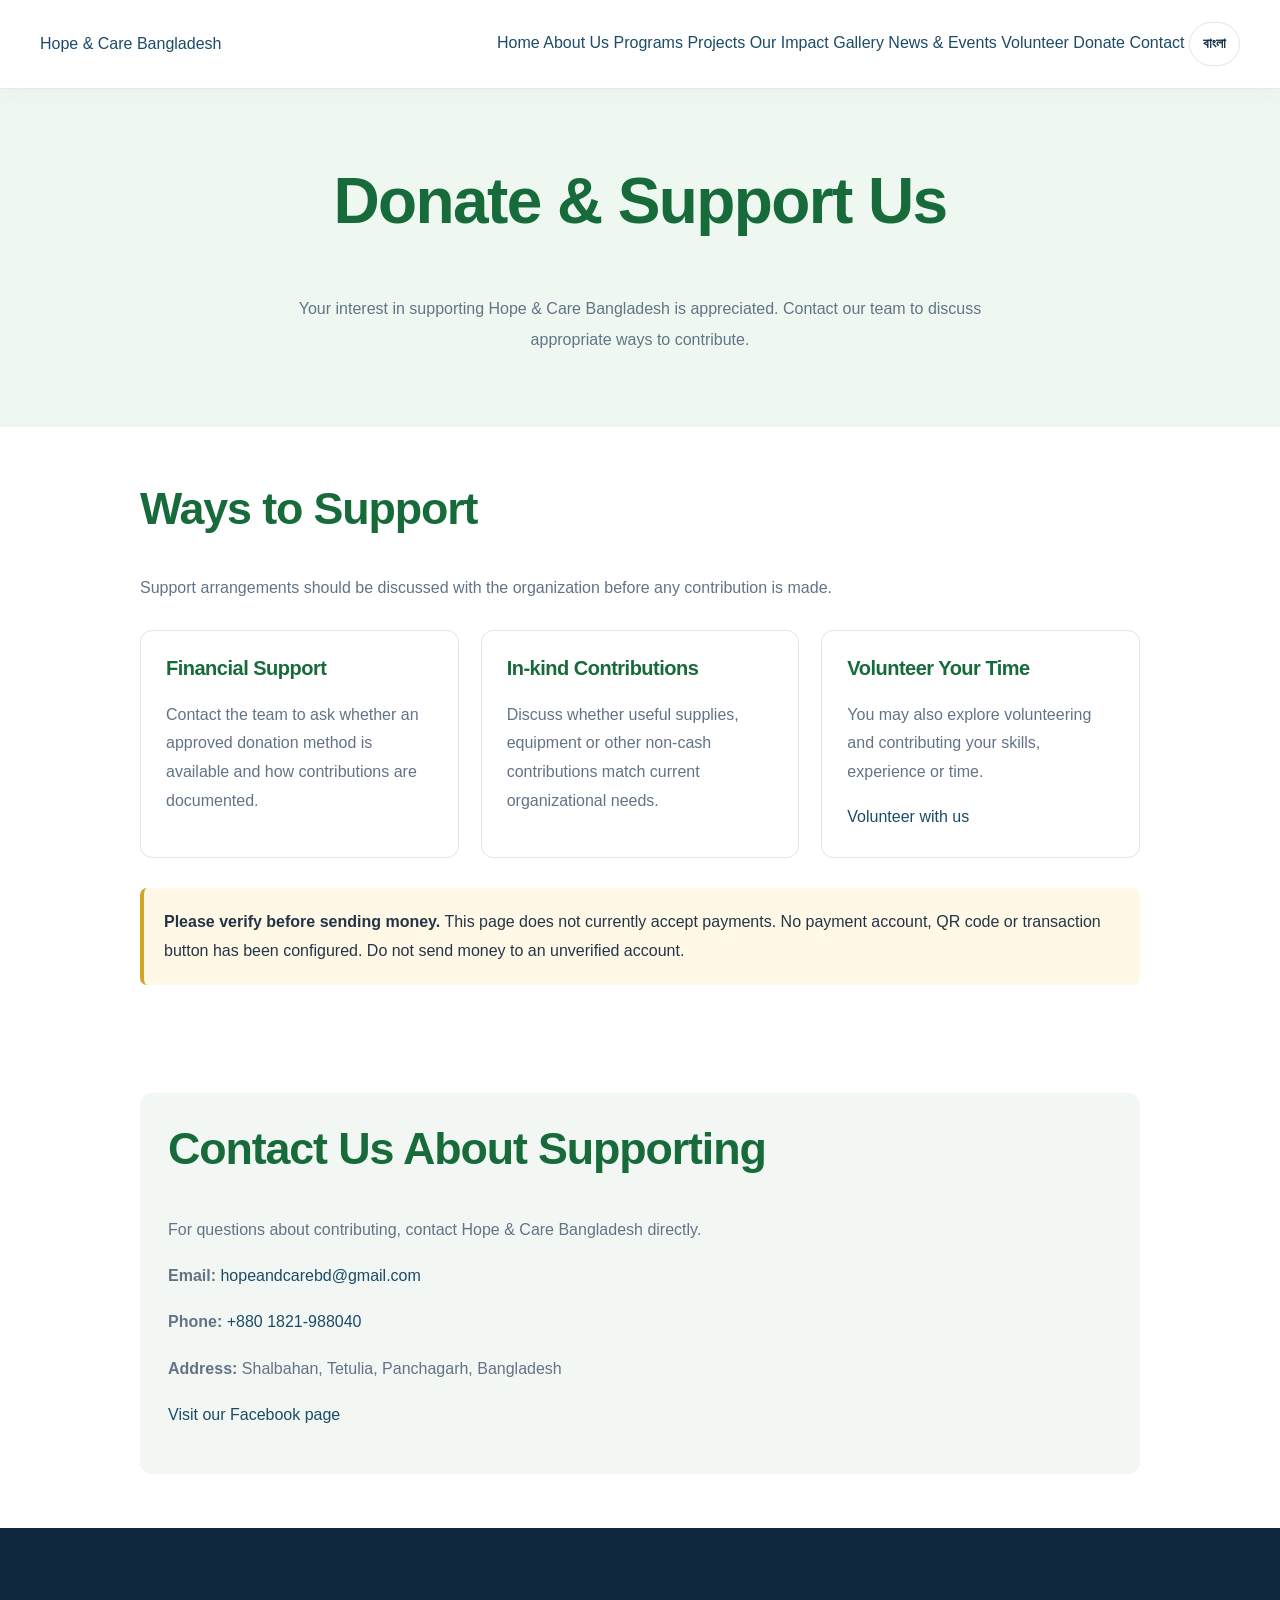
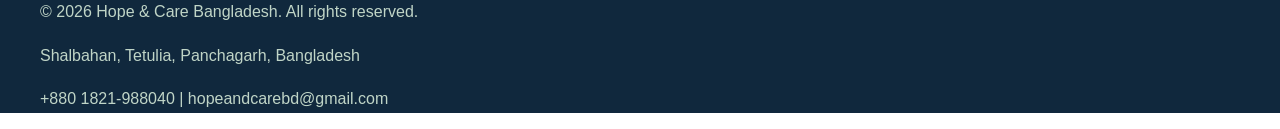
<file: donate.html>
<!DOCTYPE html>
<html lang="bn">
<head>
  <meta charset="UTF-8">
  <meta name="viewport" content="width=device-width, initial-scale=1.0">

  <title>Donate & Support | Hope & Care Bangladesh</title>
  <meta
    name="description"
    content="Learn how to support Hope & Care Bangladesh and contact the team about contributing to its community-focused work."
  >

  <link rel="stylesheet" href="assets/css/style.css">
  <link rel="stylesheet" href="assets/css/international-ngo.css">

  <style>
    .donate-hero {
      padding: 72px 20px;
      text-align: center;
      background: #eff8f0;
    }

    .donate-container {
      width: min(100% - 40px, 1000px);
      margin: 0 auto;
    }

    .donate-hero h1,
    .donate-section h2 {
      color: #176b3a;
    }

    .donate-hero p {
      max-width: 720px;
      margin: 0 auto;
      line-height: 1.9;
    }

    .donate-section {
      padding: 54px 0;
    }

    .support-grid {
      display: grid;
      grid-template-columns: repeat(3, minmax(0, 1fr));
      gap: 22px;
      margin-top: 28px;
    }

    .support-card {
      padding: 25px;
      border: 1px solid #dce8df;
      border-radius: 12px;
      background: #fff;
    }

    .support-card h3 {
      color: #176b3a;
      margin-top: 0;
    }

    .support-card p {
      line-height: 1.8;
    }

    .donate-notice {
      margin-top: 30px;
      padding: 20px;
      border-left: 4px solid #d4a329;
      border-radius: 7px;
      background: #fff8e6;
      line-height: 1.8;
    }

    .contact-panel {
      padding: 28px;
      border-radius: 12px;
      background: #f2f7f3;
      line-height: 1.9;
    }

    .contact-panel a {
      overflow-wrap: anywhere;
    }

    @media (max-width: 760px) {
      .support-grid {
        grid-template-columns: 1fr;
      }

      .donate-hero {
        padding: 48px 18px;
      }
    }
  </style>
</head>

<body>

  <header class="site-header">
    <div class="container header-inner">

      <a class="site-logo" href="index.html">
        Hope &amp; Care Bangladesh
      </a>

      <button
        class="menu-toggle"
        id="menu-toggle"
        type="button"
        aria-label="Open navigation menu"
        aria-expanded="false"
        aria-controls="primary-navigation"
      >
        <span></span>
        <span></span>
        <span></span>
      </button>

      <nav class="main-nav" id="primary-navigation">
        <a href="index.html" data-en="Home" data-bn="হোম">হোম</a>
        <a href="about.html" data-en="About Us" data-bn="আমাদের সম্পর্কে">আমাদের সম্পর্কে</a>
        <a href="programs.html" data-en="Programs" data-bn="কার্যক্রম">কার্যক্রম</a>
        <a href="projects.html" data-en="Projects" data-bn="প্রকল্প">প্রকল্প</a>
        <a href="impact.html" data-en="Our Impact" data-bn="আমাদের প্রভাব">আমাদের প্রভাব</a>
        <a href="gallery.html" data-en="Gallery" data-bn="গ্যালারি">গ্যালারি</a>
        <a href="news.html" data-en="News & Events" data-bn="খবর ও ইভেন্ট">খবর ও ইভেন্ট</a>
        <a href="volunteer.html" data-en="Volunteer" data-bn="স্বেচ্ছাসেবক">স্বেচ্ছাসেবক</a>
        <a href="donate.html" aria-current="page" data-en="Donate" data-bn="অনুদান">অনুদান</a>
        <a href="contact.html" data-en="Contact" data-bn="যোগাযোগ">যোগাযোগ</a>

        <button
          type="button"
          id="language-toggle"
          class="language-toggle"
          aria-label="Switch language"
        >
          English
        </button>
      </nav>

    </div>
  </header>

  <main>

    <section class="donate-hero">
      <div class="donate-container">
        <h1 data-en="Donate & Support Us" data-bn="অনুদান দিন ও পাশে থাকুন">
          অনুদান দিন ও পাশে থাকুন
        </h1>

        <p
          data-en="Your interest in supporting Hope & Care Bangladesh is appreciated. Contact our team to discuss appropriate ways to contribute."
          data-bn="Hope & Care Bangladesh-এর পাশে দাঁড়ানোর আগ্রহের জন্য ধন্যবাদ। সহযোগিতার উপযুক্ত পদ্ধতি জানতে আমাদের দলের সঙ্গে যোগাযোগ করুন।"
        >
          Hope & Care Bangladesh-এর পাশে দাঁড়ানোর আগ্রহের জন্য ধন্যবাদ। সহযোগিতার উপযুক্ত পদ্ধতি জানতে আমাদের দলের সঙ্গে যোগাযোগ করুন।
        </p>
      </div>
    </section>

    <section class="donate-section">
      <div class="donate-container">

        <h2 data-en="Ways to Support" data-bn="সহযোগিতার উপায়">
          সহযোগিতার উপায়
        </h2>

        <p
          data-en="Support arrangements should be discussed with the organization before any contribution is made."
          data-bn="যেকোনো সহযোগিতা দেওয়ার আগে সংগঠনের সঙ্গে পদ্ধতি ও প্রয়োজন সম্পর্কে আলোচনা করুন।"
        >
          যেকোনো সহযোগিতা দেওয়ার আগে সংগঠনের সঙ্গে পদ্ধতি ও প্রয়োজন সম্পর্কে আলোচনা করুন।
        </p>

        <div class="support-grid">

          <article class="support-card">
            <h3 data-en="Financial Support" data-bn="আর্থিক সহযোগিতা">
              আর্থিক সহযোগিতা
            </h3>
            <p
              data-en="Contact the team to ask whether an approved donation method is available and how contributions are documented."
              data-bn="অনুমোদিত অনুদান পদ্ধতি আছে কি না এবং অনুদানের হিসাব কীভাবে সংরক্ষণ করা হয়, তা জানতে দলের সঙ্গে যোগাযোগ করুন।"
            >
              অনুমোদিত অনুদান পদ্ধতি আছে কি না এবং অনুদানের হিসাব কীভাবে সংরক্ষণ করা হয়, তা জানতে দলের সঙ্গে যোগাযোগ করুন।
            </p>
          </article>

          <article class="support-card">
            <h3 data-en="In-kind Contributions" data-bn="সামগ্রী দিয়ে সহযোগিতা">
              সামগ্রী দিয়ে সহযোগিতা
            </h3>
            <p
              data-en="Discuss whether useful supplies, equipment or other non-cash contributions match current organizational needs."
              data-bn="প্রয়োজনীয় সামগ্রী, সরঞ্জাম বা অর্থ ছাড়া অন্য সহযোগিতা সংগঠনের বর্তমান চাহিদার সঙ্গে মেলে কি না, তা আলোচনা করুন।"
            >
              প্রয়োজনীয় সামগ্রী, সরঞ্জাম বা অর্থ ছাড়া অন্য সহযোগিতা সংগঠনের বর্তমান চাহিদার সঙ্গে মেলে কি না, তা আলোচনা করুন।
            </p>
          </article>

          <article class="support-card">
            <h3 data-en="Volunteer Your Time" data-bn="সময় দিয়ে সহযোগিতা">
              সময় দিয়ে সহযোগিতা
            </h3>
            <p
              data-en="You may also explore volunteering and contributing your skills, experience or time."
              data-bn="স্বেচ্ছাসেবক হিসেবে আপনার দক্ষতা, অভিজ্ঞতা বা সময় দিয়েও সহযোগিতার সুযোগ সম্পর্কে জানতে পারেন।"
            >
              স্বেচ্ছাসেবক হিসেবে আপনার দক্ষতা, অভিজ্ঞতা বা সময় দিয়েও সহযোগিতার সুযোগ সম্পর্কে জানতে পারেন।
            </p>
            <a href="volunteer.html" data-en="Volunteer with us" data-bn="স্বেচ্ছাসেবক হিসেবে যুক্ত হোন">
              স্বেচ্ছাসেবক হিসেবে যুক্ত হোন
            </a>
          </article>

        </div>

        <div class="donate-notice">
          <strong
            data-en="Please verify before sending money."
            data-bn="অর্থ পাঠানোর আগে যাচাই করুন।"
          >অর্থ পাঠানোর আগে যাচাই করুন।</strong>

          <span
            data-en="This page does not currently accept payments. No payment account, QR code or transaction button has been configured. Do not send money to an unverified account."
            data-bn="এই পেজে বর্তমানে অনলাইন পেমেন্ট গ্রহণ করা হয় না। কোনো পেমেন্ট অ্যাকাউন্ট, QR কোড বা লেনদেনের বাটন যুক্ত করা হয়নি। যাচাই না করে কোনো অ্যাকাউন্টে অর্থ পাঠাবেন না।"
          >
            এই পেজে বর্তমানে অনলাইন পেমেন্ট গ্রহণ করা হয় না। কোনো পেমেন্ট অ্যাকাউন্ট, QR কোড বা লেনদেনের বাটন যুক্ত করা হয়নি। যাচাই না করে কোনো অ্যাকাউন্টে অর্থ পাঠাবেন না।
          </span>
        </div>

      </div>
    </section>

    <section class="donate-section">
      <div class="donate-container">

        <div class="contact-panel">
          <h2 data-en="Contact Us About Supporting" data-bn="সহযোগিতা সম্পর্কে যোগাযোগ করুন">
            সহযোগিতা সম্পর্কে যোগাযোগ করুন
          </h2>

          <p
            data-en="For questions about contributing, contact Hope & Care Bangladesh directly."
            data-bn="অনুদান বা অন্যভাবে সহযোগিতা করার বিষয়ে জানতে সরাসরি Hope & Care Bangladesh-এর সঙ্গে যোগাযোগ করুন।"
          >
            অনুদান বা অন্যভাবে সহযোগিতা করার বিষয়ে জানতে সরাসরি Hope & Care Bangladesh-এর সঙ্গে যোগাযোগ করুন।
          </p>

          <p>
            <strong data-en="Email:" data-bn="ইমেইল:">ইমেইল:</strong>
            <a href="mailto:hopeandcarebd@gmail.com">hopeandcarebd@gmail.com</a>
          </p>

          <p>
            <strong data-en="Phone:" data-bn="ফোন:">ফোন:</strong>
            <a href="tel:+8801821988040">+880 1821-988040</a>
          </p>

          <p>
            <strong data-en="Address:" data-bn="ঠিকানা:">ঠিকানা:</strong>
            Shalbahan, Tetulia, Panchagarh, Bangladesh
          </p>

          <p>
            <a
              href="https://www.facebook.com/hopeandcarebd"
              target="_blank"
              rel="noopener noreferrer"
              data-en="Visit our Facebook page"
              data-bn="আমাদের Facebook পেজ দেখুন"
            >আমাদের Facebook পেজ দেখুন</a>
          </p>
        </div>

      </div>
    </section>

  </main>

  <footer class="site-footer">
    <div class="container footer-inner">
      <p>
        © <span id="current-year"></span>
        Hope &amp; Care Bangladesh.
        <span data-en="All rights reserved." data-bn="সর্বস্বত্ব সংরক্ষিত।">
          সর্বস্বত্ব সংরক্ষিত।
        </span>
      </p>

      <p>Shalbahan, Tetulia, Panchagarh, Bangladesh</p>

      <p>
        <a href="tel:+8801821988040">+880 1821-988040</a>
        |
        <a href="mailto:hopeandcarebd@gmail.com">hopeandcarebd@gmail.com</a>
      </p>
    </div>
  </footer>

  <script src="assets/js/language.js"></script>
  <script src="assets/js/main.js"></script>

<script src="assets/js/config.js"></script>
<script src="assets/js/page-cms.js"></script>
</body>
</html>
</file>
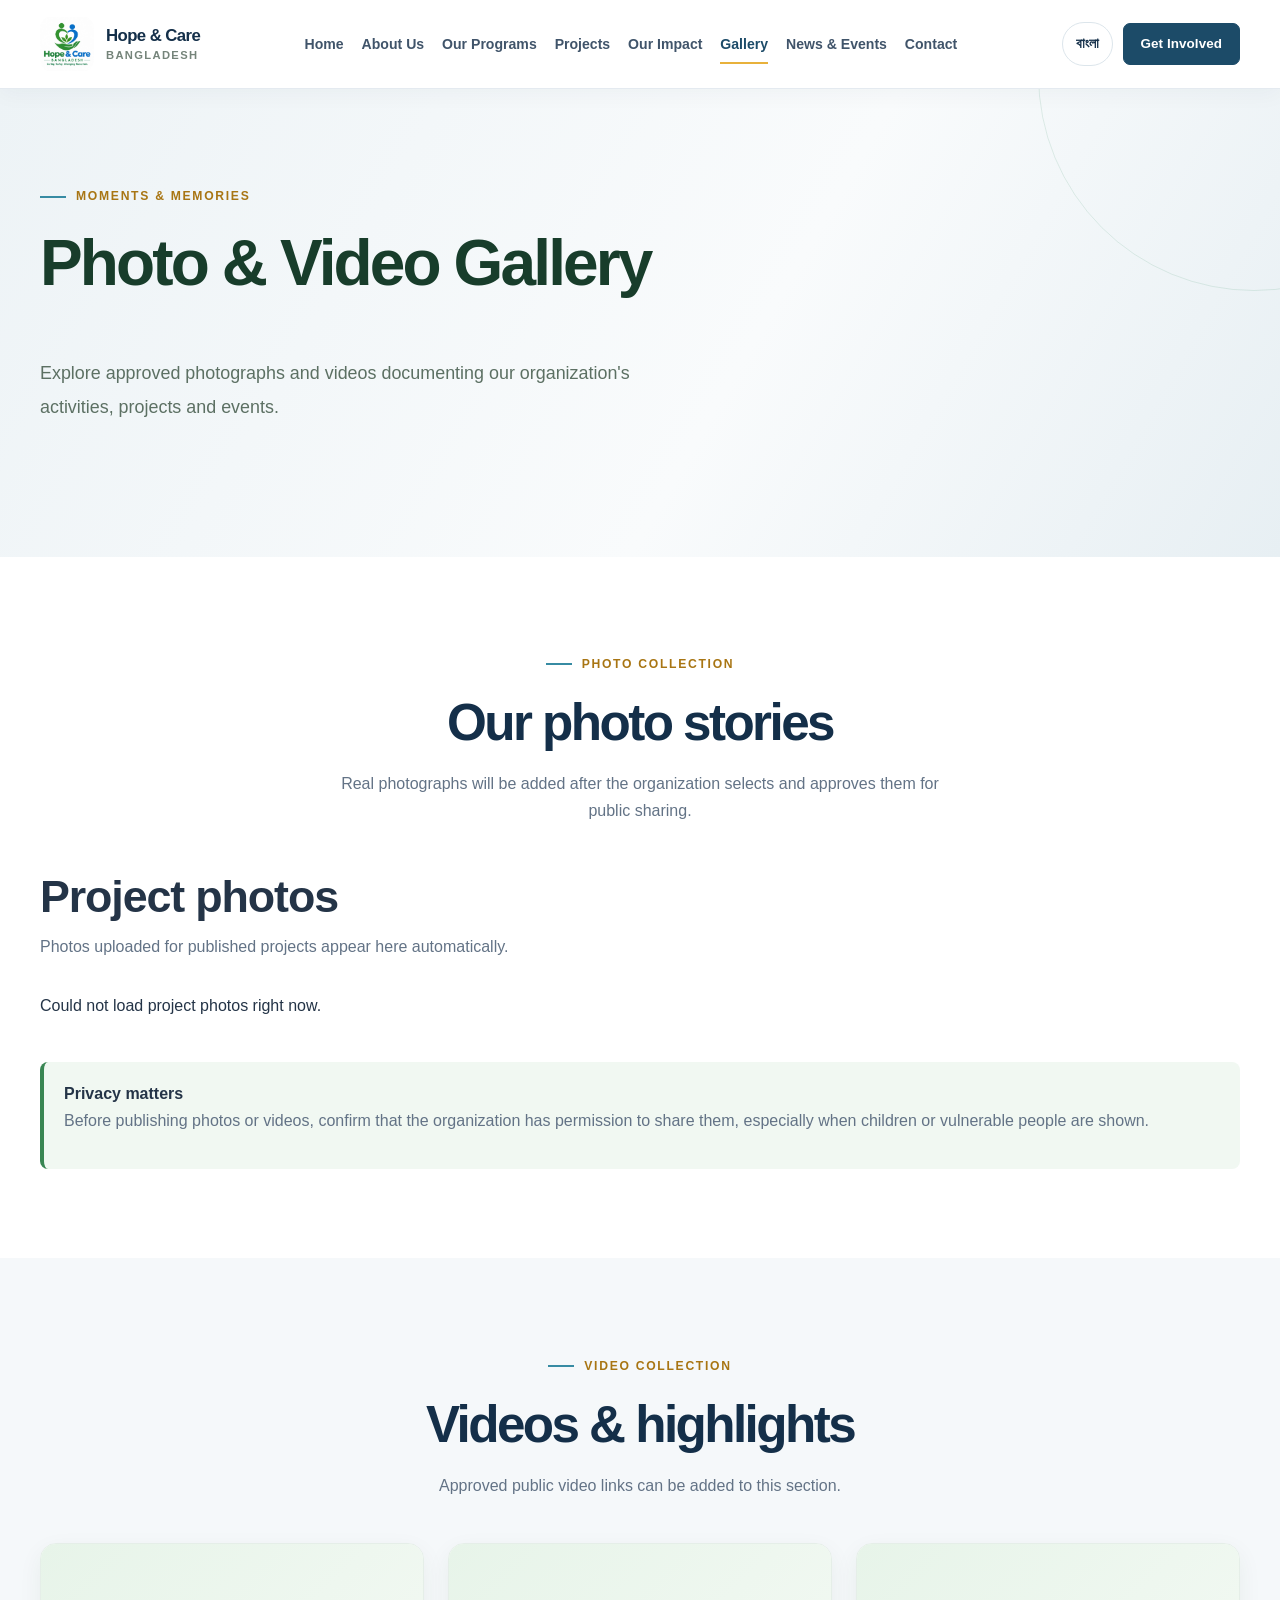
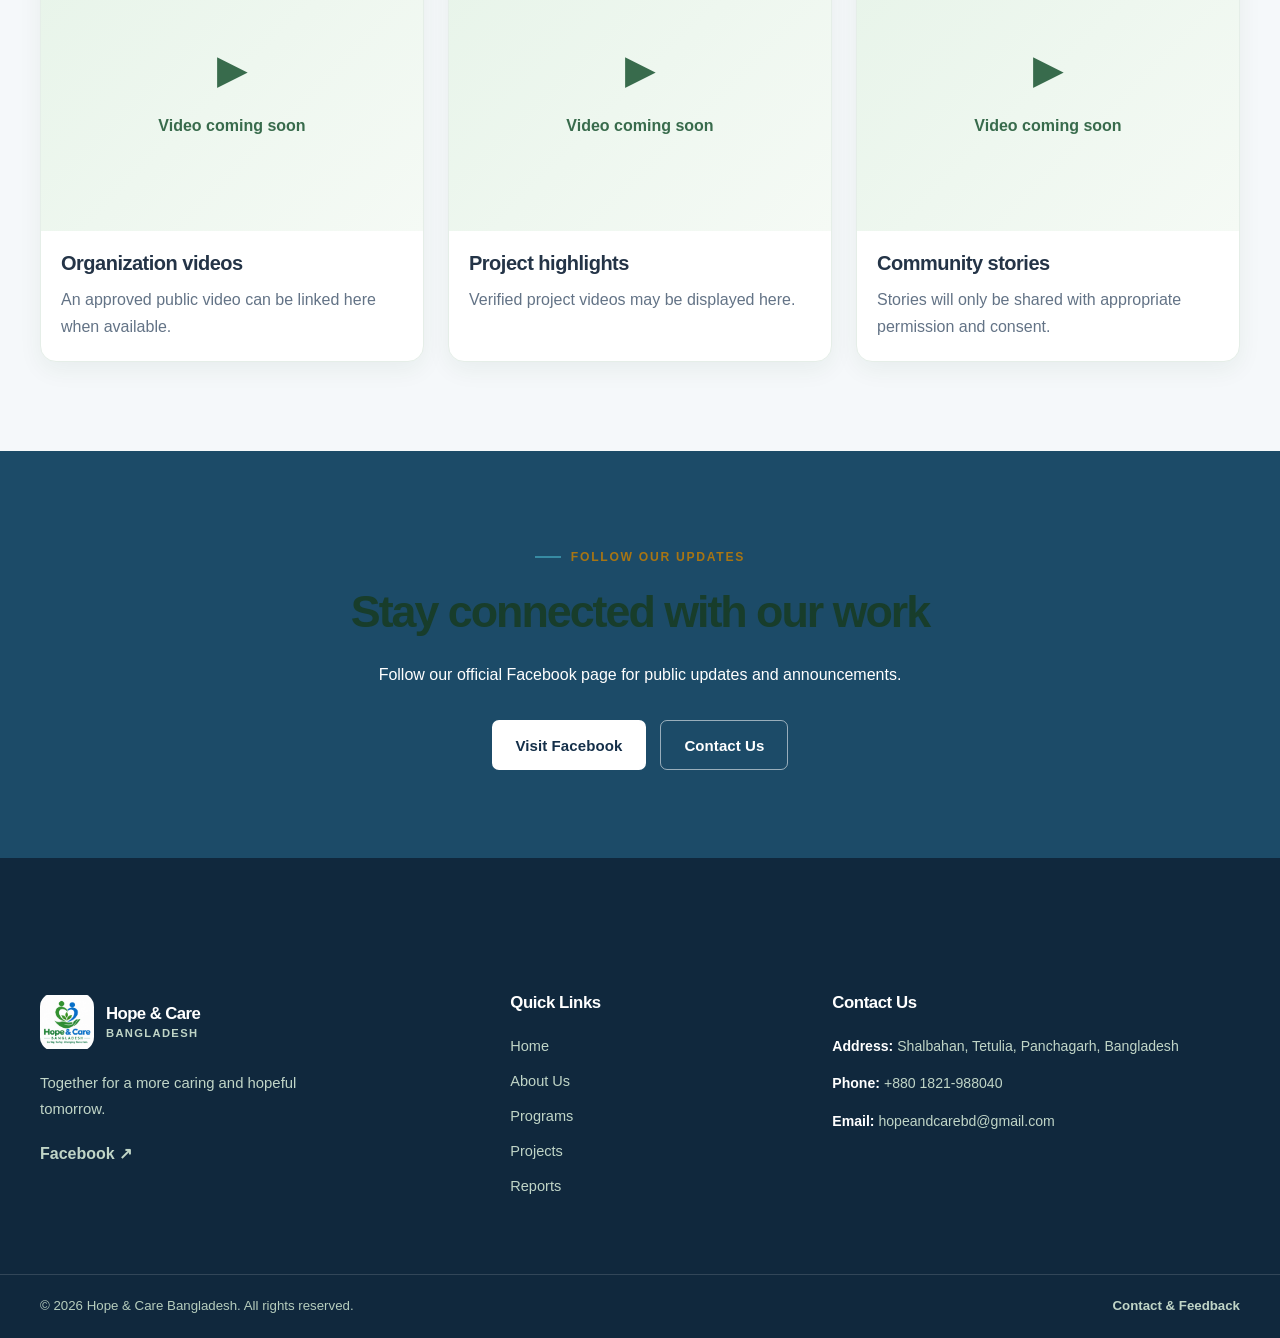
<file: gallery.html>
<!DOCTYPE html>
<html lang="en">
<head>
  <meta charset="UTF-8">
  <meta name="viewport" content="width=device-width, initial-scale=1.0">
  <title>Photo & Video Gallery | Hope & Care Bangladesh</title>
  <meta name="description" content="Browse approved photos and videos from Hope & Care Bangladesh.">
  <link rel="stylesheet" href="assets/css/style.css">
  <link rel="stylesheet" href="assets/css/international-ngo.css">
  <script src="assets/js/language.js" defer></script>
  <script src="assets/js/main.js" defer></script>

  <style>
    .gallery-grid {
      display: grid;
      grid-template-columns: repeat(3, minmax(0, 1fr));
      gap: 24px;
      margin-top: 32px;
    }

    .gallery-card {
      overflow: hidden;
      border-radius: 16px;
      background: var(--white, #fff);
      border: 1px solid #e5eee8;
      box-shadow: 0 8px 24px rgba(20, 70, 40, 0.06);
    }

    .project-gallery-feed{margin:28px 0 42px}.project-gallery-feed h2{margin-bottom:8px}.project-gallery-feed>p{margin-bottom:18px}
    .project-gallery-grid .gallery-card{display:flex;flex-direction:column}
    .project-gallery-grid .gallery-card img{display:block;width:100%;height:auto;object-fit:contain;background:#f5f7f5}
    .project-gallery-grid .gallery-card-content{padding:16px}
    .project-gallery-grid .gallery-card-content h3{margin:0 0 6px;font-size:1rem}
    .project-gallery-grid .gallery-card-content p{margin:0;color:var(--muted,#66766d);font-size:.9rem}
    .gallery-placeholder {
      aspect-ratio: 4 / 3;
      display: flex;
      align-items: center;
      justify-content: center;
      padding: 20px;
      text-align: center;
      color: #386b4c;
      background: linear-gradient(135deg, #e7f4e9, #f5faf5);
    }

    .gallery-placeholder span {
      font-size: 2.5rem;
      display: block;
      margin-bottom: 8px;
    }

    .gallery-card-content {
      padding: 20px;
    }

    .gallery-card-content h3 {
      margin: 0 0 10px;
    }

    .gallery-card-content p {
      margin-bottom: 0;
    }

    .gallery-note {
      margin-top: 24px;
      padding: 18px 20px;
      border-left: 4px solid #398653;
      background: #f1f8f2;
      border-radius: 8px;
    }

    @media (max-width: 800px) {
      .gallery-grid {
        grid-template-columns: repeat(2, minmax(0, 1fr));
      }
    }

    @media (max-width: 520px) {
      .gallery-grid {
        grid-template-columns: 1fr;
      }
    }
  </style>
</head>

<body>
  <a class="skip-link" href="#main-content"
     data-en="Skip to content" data-bn="মূল কনটেন্টে যান">Skip to content</a>

  <header class="site-header">
    <div class="container header-inner">
      <a class="brand" href="index.html" aria-label="Hope & Care Bangladesh Home">
        <img class="brand-logo" src="assets/images/logo.png" alt="Hope &amp; Care Bangladesh logo">
        <span class="brand-text">
          <strong>Hope & Care</strong>
          <small>Bangladesh</small>
        </span>
      </a>

      <button class="menu-toggle" id="menu-toggle" type="button"
              aria-label="Open navigation"
              aria-controls="primary-navigation" aria-expanded="false">
        <span></span><span></span><span></span>
      </button>

      <nav class="main-navigation" id="primary-navigation" aria-label="Main navigation">
        <a href="index.html" data-en="Home" data-bn="হোম">Home</a>
        <a href="about.html" data-en="About Us" data-bn="আমাদের সম্পর্কে">About Us</a>
        <a href="programs.html" data-en="Our Programs" data-bn="আমাদের কার্যক্রম">Our Programs</a>
        <a href="projects.html" data-en="Projects" data-bn="প্রকল্প">Projects</a>
        <a href="impact.html" data-en="Our Impact" data-bn="আমাদের অবদান">Our Impact</a>
        <a href="gallery.html" class="active"
           data-en="Gallery" data-bn="গ্যালারি">Gallery</a>
        <a href="news.html" data-en="News & Events" data-bn="সংবাদ ও ইভেন্ট">News & Events</a>
        <a href="contact.html" data-en="Contact" data-bn="যোগাযোগ">Contact</a>
      </nav>

      <div class="header-actions">
        <button id="language-toggle" class="language-toggle" type="button"
                aria-label="Switch language">বাংলা</button>
        <a href="volunteer.html" class="button button-small"
           data-en="Get Involved" data-bn="যুক্ত হোন">Get Involved</a>
      </div>
    </div>
  </header>

  <main id="main-content">

    <section class="hero">
      <div class="container">
        <span class="eyebrow"
              data-en="MOMENTS & MEMORIES"
              data-bn="স্মরণীয় মুহূর্ত">
          MOMENTS & MEMORIES
        </span>
        <h1 data-en="Photo & Video Gallery"
            data-bn="ছবি ও ভিডিও গ্যালারি">
          Photo & Video Gallery
        </h1>
        <p class="hero-description"
           data-en="Explore approved photographs and videos documenting our organization's activities, projects and events."
           data-bn="সংস্থার কার্যক্রম, প্রকল্প ও অনুষ্ঠানের অনুমোদিত ছবি এবং ভিডিও দেখুন।">
          Explore approved photographs and videos documenting our
          organization's activities, projects and events.
        </p>
      </div>
    </section>

    <section class="section">
      <div class="container">

        <div class="section-header centered">
          <span class="eyebrow"
                data-en="PHOTO COLLECTION"
                data-bn="ছবির সংগ্রহ">
            PHOTO COLLECTION
          </span>
          <h2 data-en="Our photo stories"
              data-bn="ছবিতে আমাদের কার্যক্রম">
            Our photo stories
          </h2>
          <p data-en="Real photographs will be added after the organization selects and approves them for public sharing."
             data-bn="সংস্থা ছবি নির্বাচন ও জনসমক্ষে প্রকাশের অনুমোদন দেওয়ার পর আসল ছবিগুলো যুক্ত করা হবে।">
            Real photographs will be added after the organization selects
            and approves them for public sharing.
          </p>
        </div>

        <section class="project-gallery-feed" aria-labelledby="project-gallery-title">
          <h2 id="project-gallery-title" data-en="Project photos" data-bn="প্রকল্পের ছবি">Project photos</h2>
          <p data-en="Photos uploaded for published projects appear here automatically." data-bn="প্রকাশিত প্রকল্পে আপলোড করা ছবিগুলো স্বয়ংক্রিয়ভাবে এখানে দেখা যাবে।">Photos uploaded for published projects appear here automatically.</p>
          <div class="gallery-grid project-gallery-grid" id="project-gallery-grid"><p class="gallery-feed-note" data-en="Loading project photos…" data-bn="প্রকল্পের ছবি লোড হচ্ছে…">Loading project photos…</p></div>
        </section>

        <div class="gallery-note">
          <strong data-en="Privacy matters"
                  data-bn="ব্যক্তিগত গোপনীয়তা গুরুত্বপূর্ণ">
            Privacy matters
          </strong>
          <p data-en="Before publishing photos or videos, confirm that the organization has permission to share them, especially when children or vulnerable people are shown."
             data-bn="ছবি বা ভিডিও প্রকাশের আগে নিশ্চিত হও যে সেগুলো প্রকাশের অনুমতি রয়েছে—বিশেষ করে শিশু বা ঝুঁকিপূর্ণ পরিস্থিতিতে থাকা মানুষ থাকলে।">
            Before publishing photos or videos, confirm that the organization
            has permission to share them, especially when children or
            vulnerable people are shown.
          </p>
        </div>

      </div>
    </section>

    <section class="section programs-section">
      <div class="container">

        <div class="section-header centered">
          <span class="eyebrow"
                data-en="VIDEO COLLECTION"
                data-bn="ভিডিও সংগ্রহ">
            VIDEO COLLECTION
          </span>
          <h2 data-en="Videos & highlights"
              data-bn="ভিডিও ও বিশেষ মুহূর্ত">
            Videos & highlights
          </h2>
          <p data-en="Approved public video links can be added to this section."
             data-bn="অনুমোদিত উন্মুক্ত ভিডিওর লিংক এই অংশে যুক্ত করা যাবে।">
            Approved public video links can be added to this section.
          </p>
        </div>

        <div class="gallery-grid">

          <article class="gallery-card">
            <div class="gallery-placeholder">
              <div>
                <span aria-hidden="true">▶</span>
                <strong data-en="Video coming soon"
                        data-bn="ভিডিও শিগগিরই যুক্ত হবে">
                  Video coming soon
                </strong>
              </div>
            </div>
            <div class="gallery-card-content">
              <h3 data-en="Organization videos"
                  data-bn="সংস্থার ভিডিও">
                Organization videos
              </h3>
              <p data-en="An approved public video can be linked here when available."
                 data-bn="অনুমোদিত উন্মুক্ত ভিডিও পাওয়া গেলে এখানে লিংক যুক্ত করা যাবে।">
                An approved public video can be linked here when available.
              </p>
            </div>
          </article>

          <article class="gallery-card">
            <div class="gallery-placeholder">
              <div>
                <span aria-hidden="true">▶</span>
                <strong data-en="Video coming soon"
                        data-bn="ভিডিও শিগগিরই যুক্ত হবে">
                  Video coming soon
                </strong>
              </div>
            </div>
            <div class="gallery-card-content">
              <h3 data-en="Project highlights"
                  data-bn="প্রকল্পের বিশেষ মুহূর্ত">
                Project highlights
              </h3>
              <p data-en="Verified project videos may be displayed here."
                 data-bn="যাচাইকৃত প্রকল্পের ভিডিও এখানে দেখানো যেতে পারে।">
                Verified project videos may be displayed here.
              </p>
            </div>
          </article>

          <article class="gallery-card">
            <div class="gallery-placeholder">
              <div>
                <span aria-hidden="true">▶</span>
                <strong data-en="Video coming soon"
                        data-bn="ভিডিও শিগগিরই যুক্ত হবে">
                  Video coming soon
                </strong>
              </div>
            </div>
            <div class="gallery-card-content">
              <h3 data-en="Community stories"
                  data-bn="মানুষের গল্প">
                Community stories
              </h3>
              <p data-en="Stories will only be shared with appropriate permission and consent."
                 data-bn="উপযুক্ত অনুমতি ও সম্মতি থাকলেই মানুষের গল্প প্রকাশ করা হবে।">
                Stories will only be shared with appropriate permission and consent.
              </p>
            </div>
          </article>

        </div>
      </div>
    </section>

    <section class="cta-section">
      <div class="container cta-content">
        <span class="eyebrow eyebrow-light"
              data-en="FOLLOW OUR UPDATES"
              data-bn="আমাদের আপডেট দেখুন">
          FOLLOW OUR UPDATES
        </span>
        <h2 data-en="Stay connected with our work"
            data-bn="আমাদের কাজের সঙ্গে যুক্ত থাকুন">
          Stay connected with our work
        </h2>
        <p data-en="Follow our official Facebook page for public updates and announcements."
           data-bn="সর্বসাধারণের জন্য প্রকাশিত আপডেট ও ঘোষণা পেতে আমাদের অফিসিয়াল ফেসবুক পেজ অনুসরণ করুন।">
          Follow our official Facebook page for public updates and announcements.
        </p>
        <div class="cta-actions">
          <a href="https://www.facebook.com/hopeandcarebd"
             target="_blank" rel="noopener noreferrer"
             class="button button-white"
             data-en="Visit Facebook" data-bn="ফেসবুক পেজ দেখুন">
            Visit Facebook
          </a>
          <a href="contact.html" class="button button-light-outline"
             data-en="Contact Us" data-bn="যোগাযোগ করুন">
            Contact Us
          </a>
        </div>
      </div>
    </section>

  </main>

  <footer class="site-footer">
    <div class="container footer-grid">

      <div class="footer-about">
        <a class="brand footer-brand" href="index.html">
          <img class="brand-logo" src="assets/images/logo.png" alt="Hope &amp; Care Bangladesh logo">
          <span class="brand-text">
            <strong>Hope & Care</strong>
            <small>Bangladesh</small>
          </span>
        </a>
        <p data-en="Together for a more caring and hopeful tomorrow."
           data-bn="আরও মানবিক ও আশাব্যঞ্জক আগামীর জন্য একসাথে।">
          Together for a more caring and hopeful tomorrow.
        </p>
        <a href="https://www.facebook.com/hopeandcarebd"
           target="_blank" rel="noopener noreferrer">Facebook ↗</a>
      </div>

      <div class="footer-links">
        <h3 data-en="Quick Links" data-bn="দরকারি লিংক">Quick Links</h3>
        <a href="index.html" data-en="Home" data-bn="হোম">Home</a>
        <a href="about.html" data-en="About Us" data-bn="আমাদের সম্পর্কে">About Us</a>
        <a href="programs.html" data-en="Programs" data-bn="কার্যক্রম">Programs</a>
        <a href="projects.html" data-en="Projects" data-bn="প্রকল্প">Projects</a>
        <a href="reports.html" data-en="Reports" data-bn="প্রতিবেদন">Reports</a>
      </div>

      <div class="footer-contact">
        <h3 data-en="Contact Us" data-bn="যোগাযোগ করুন">Contact Us</h3>
        <p>
          <strong data-en="Address:" data-bn="ঠিকানা:">Address:</strong>
          <span data-en="Shalbahan, Tetulia, Panchagarh, Bangladesh"
                data-bn="শালবাহান, তেঁতুলিয়া, পঞ্চগড়, বাংলাদেশ">
            Shalbahan, Tetulia, Panchagarh, Bangladesh
          </span>
        </p>
        <p>
          <strong data-en="Phone:" data-bn="ফোন:">Phone:</strong>
          <a href="tel:+8801821988040">+880 1821-988040</a>
        </p>
        <p>
          <strong data-en="Email:" data-bn="ইমেইল:">Email:</strong>
          <a href="mailto:hopeandcarebd@gmail.com">hopeandcarebd@gmail.com</a>
        </p>
      </div>

    </div>

    <div class="footer-bottom">
      <div class="container footer-bottom-inner">
        <p>© <span id="current-year">2026</span> Hope & Care Bangladesh.
          <span data-en="All rights reserved."
                data-bn="সর্বস্বত্ব সংরক্ষিত।">All rights reserved.</span>
        </p>
        <a href="contact.html"
           data-en="Contact & Feedback" data-bn="যোগাযোগ ও মতামত">
          Contact & Feedback
        </a>
      </div>
    </div>
  </footer>
<script src="assets/js/config.js"></script>
<script src="assets/js/page-cms.js"></script>
<script src="assets/js/project-gallery.js"></script>
</body>
</html>
</file>
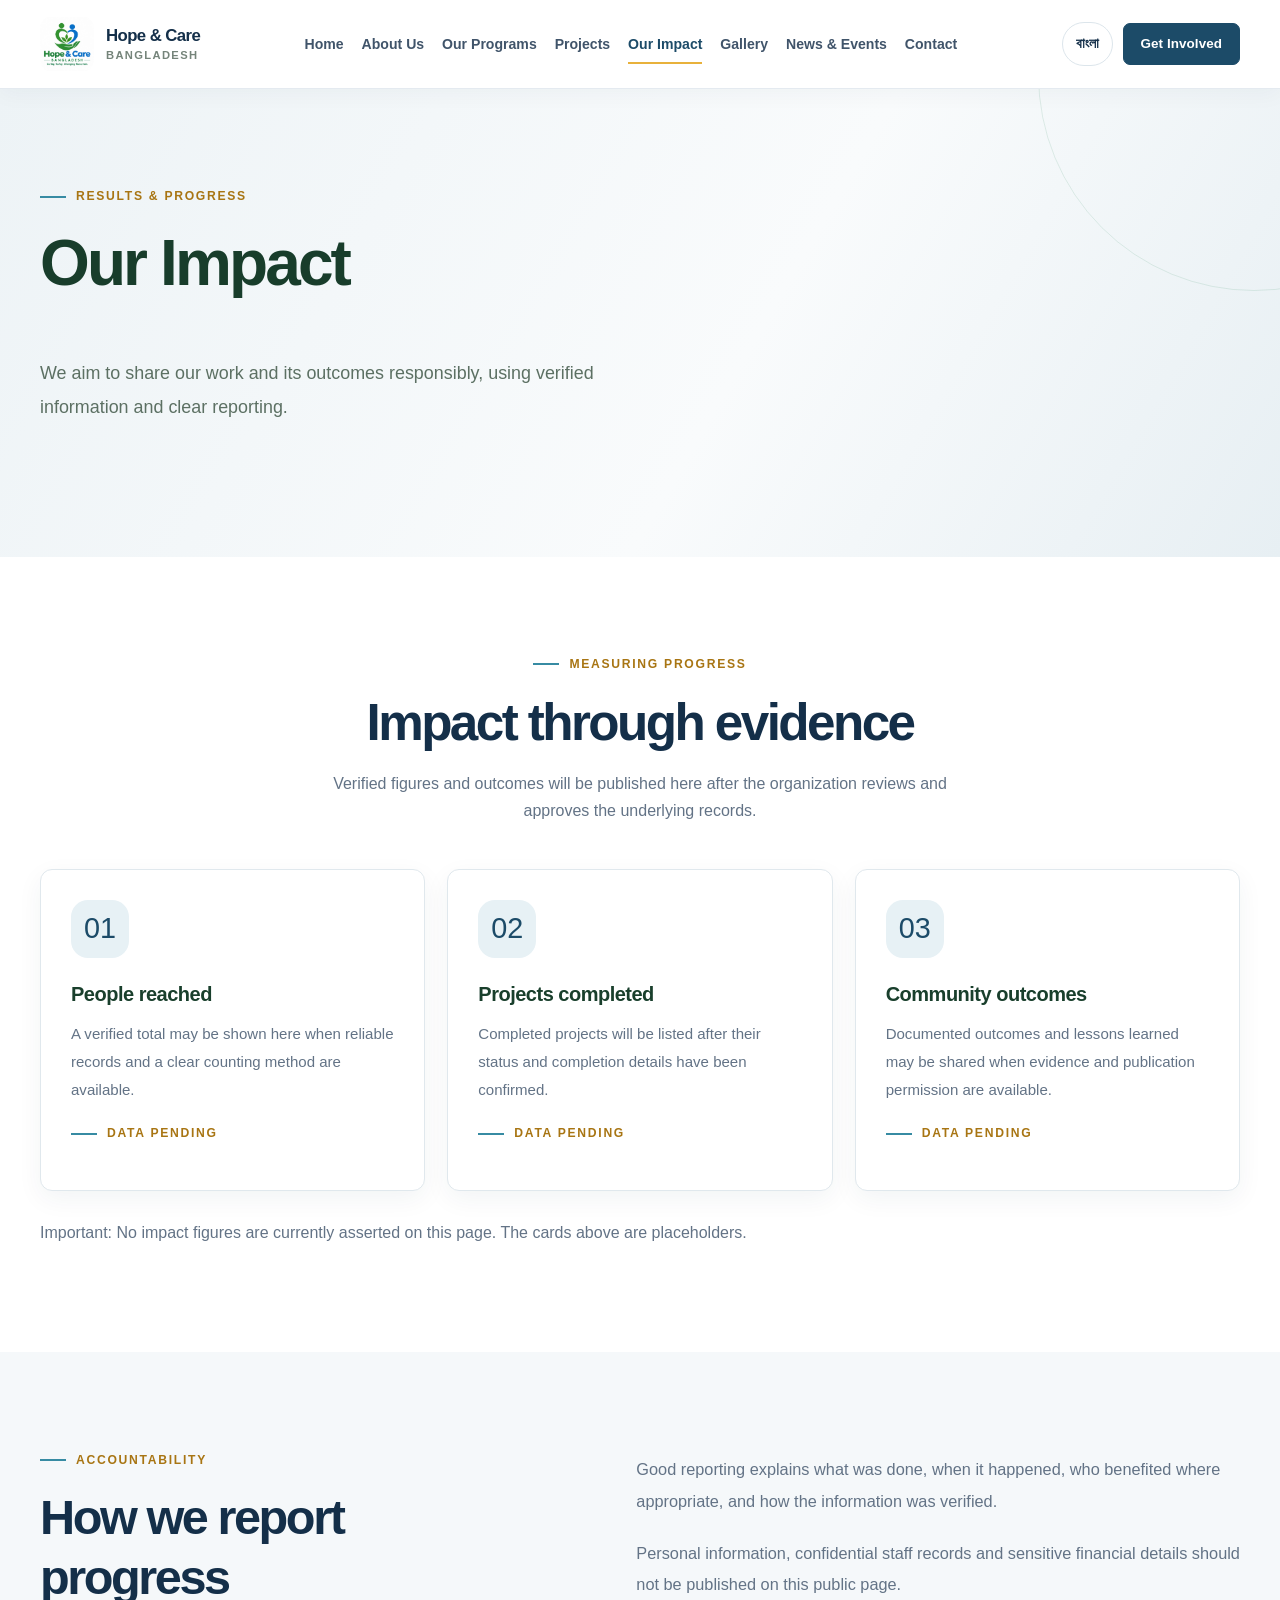
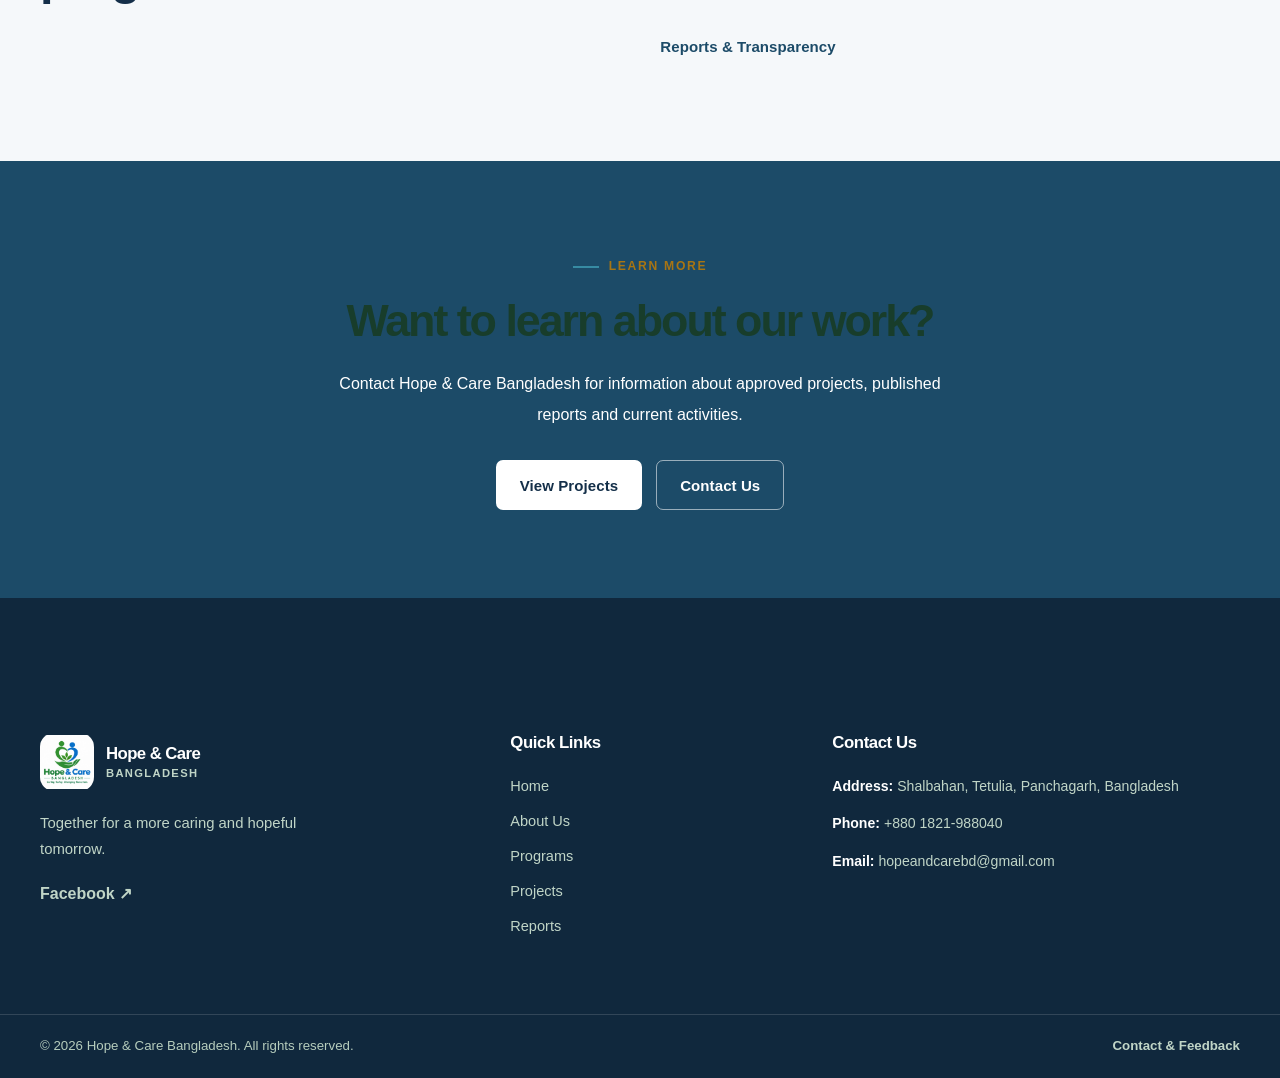
<file: impact.html>
<!DOCTYPE html>
<html lang="en">
<head>
  <meta charset="UTF-8">
  <meta name="viewport" content="width=device-width, initial-scale=1.0">
  <title>Our Impact | Hope & Care Bangladesh</title>
  <meta name="description" content="Discover verified results, progress updates and reports from Hope & Care Bangladesh.">
  <link rel="stylesheet" href="assets/css/style.css">
  <link rel="stylesheet" href="assets/css/international-ngo.css">
  <script src="assets/js/language.js" defer></script>
  <script src="assets/js/main.js" defer></script>
</head>

<body>
  <a class="skip-link" href="#main-content"
     data-en="Skip to content" data-bn="মূল কনটেন্টে যান">Skip to content</a>

  <header class="site-header">
    <div class="container header-inner">
      <a class="brand" href="index.html" aria-label="Hope & Care Bangladesh Home">
        <img class="brand-logo" src="assets/images/logo.png" alt="Hope &amp; Care Bangladesh logo">
        <span class="brand-text">
          <strong>Hope & Care</strong>
          <small>Bangladesh</small>
        </span>
      </a>

      <button class="menu-toggle" id="menu-toggle" type="button"
              aria-label="Open navigation"
              aria-controls="primary-navigation" aria-expanded="false">
        <span></span><span></span><span></span>
      </button>

      <nav class="main-navigation" id="primary-navigation" aria-label="Main navigation">
        <a href="index.html" data-en="Home" data-bn="হোম">Home</a>
        <a href="about.html" data-en="About Us" data-bn="আমাদের সম্পর্কে">About Us</a>
        <a href="programs.html" data-en="Our Programs" data-bn="আমাদের কার্যক্রম">Our Programs</a>
        <a href="projects.html" data-en="Projects" data-bn="প্রকল্প">Projects</a>
        <a href="impact.html" class="active" data-en="Our Impact" data-bn="আমাদের অবদান">Our Impact</a>
        <a href="gallery.html" data-en="Gallery" data-bn="গ্যালারি">Gallery</a>
        <a href="news.html" data-en="News & Events" data-bn="সংবাদ ও ইভেন্ট">News & Events</a>
        <a href="contact.html" data-en="Contact" data-bn="যোগাযোগ">Contact</a>
      </nav>

      <div class="header-actions">
        <button id="language-toggle" class="language-toggle" type="button"
                aria-label="Switch language">বাংলা</button>
        <a href="volunteer.html" class="button button-small"
           data-en="Get Involved" data-bn="যুক্ত হোন">Get Involved</a>
      </div>
    </div>
  </header>

  <main id="main-content">

    <section class="hero">
      <div class="container">
        <span class="eyebrow" data-en="RESULTS & PROGRESS" data-bn="ফলাফল ও অগ্রগতি">
          RESULTS & PROGRESS
        </span>
        <h1 data-en="Our Impact" data-bn="আমাদের অবদান">Our Impact</h1>
        <p class="hero-description"
           data-en="We aim to share our work and its outcomes responsibly, using verified information and clear reporting."
           data-bn="যাচাইকৃত তথ্য ও স্পষ্ট প্রতিবেদনের মাধ্যমে আমাদের কাজ এবং তার ফলাফল দায়িত্বশীলভাবে তুলে ধরাই আমাদের লক্ষ্য।">
          We aim to share our work and its outcomes responsibly,
          using verified information and clear reporting.
        </p>
      </div>
    </section>

    <section class="section">
      <div class="container">

        <div class="section-header centered">
          <span class="eyebrow"
                data-en="MEASURING PROGRESS"
                data-bn="অগ্রগতি পরিমাপ">
            MEASURING PROGRESS
          </span>
          <h2 data-en="Impact through evidence"
              data-bn="প্রমাণভিত্তিক ফলাফল">
            Impact through evidence
          </h2>
          <p data-en="Verified figures and outcomes will be published here after the organization reviews and approves the underlying records."
             data-bn="মূল নথি পর্যালোচনা ও অনুমোদনের পর যাচাইকৃত সংখ্যা এবং ফলাফল এখানে প্রকাশ করা হবে।">
            Verified figures and outcomes will be published here after the
            organization reviews and approves the underlying records.
          </p>
        </div>

        <div class="program-grid">

          <article class="program-card">
            <div class="program-icon" aria-hidden="true">01</div>
            <h3 data-en="People reached"
                data-bn="সহায়তা পাওয়া মানুষ">
              People reached
            </h3>
            <p data-en="A verified total may be shown here when reliable records and a clear counting method are available."
               data-bn="নির্ভরযোগ্য নথি ও গণনার স্পষ্ট পদ্ধতি পাওয়া গেলে এখানে যাচাইকৃত মোট সংখ্যা প্রকাশ করা যাবে।">
              A verified total may be shown here when reliable records
              and a clear counting method are available.
            </p>
            <span class="eyebrow"
                  data-en="DATA PENDING"
                  data-bn="তথ্য এখনো প্রস্তুত নয়">DATA PENDING</span>
          </article>

          <article class="program-card">
            <div class="program-icon" aria-hidden="true">02</div>
            <h3 data-en="Projects completed"
                data-bn="সম্পন্ন প্রকল্প">
              Projects completed
            </h3>
            <p data-en="Completed projects will be listed after their status and completion details have been confirmed."
               data-bn="প্রকল্পের অবস্থা ও সমাপ্তির তথ্য নিশ্চিত হলে সম্পন্ন প্রকল্পের তালিকা প্রকাশ করা হবে।">
              Completed projects will be listed after their status
              and completion details have been confirmed.
            </p>
            <span class="eyebrow"
                  data-en="DATA PENDING"
                  data-bn="তথ্য এখনো প্রস্তুত নয়">DATA PENDING</span>
          </article>

          <article class="program-card">
            <div class="program-icon" aria-hidden="true">03</div>
            <h3 data-en="Community outcomes"
                data-bn="সমাজে অর্জিত ফলাফল">
              Community outcomes
            </h3>
            <p data-en="Documented outcomes and lessons learned may be shared when evidence and publication permission are available."
               data-bn="প্রমাণ ও প্রকাশের অনুমতি পাওয়া গেলে নথিভুক্ত ফলাফল এবং অর্জিত শিক্ষা তুলে ধরা যাবে।">
              Documented outcomes and lessons learned may be shared
              when evidence and publication permission are available.
            </p>
            <span class="eyebrow"
                  data-en="DATA PENDING"
                  data-bn="তথ্য এখনো প্রস্তুত নয়">DATA PENDING</span>
          </article>

        </div>

        <p class="section-note" style="margin-top: 28px;"
           data-en="Important: No impact figures are currently asserted on this page. The cards above are placeholders."
           data-bn="গুরুত্বপূর্ণ: এই পেজে বর্তমানে কোনো নির্দিষ্ট প্রভাবের পরিসংখ্যান দাবি করা হচ্ছে না। উপরের কার্ডগুলো নমুনা হিসেবে রাখা হয়েছে।">
          Important: No impact figures are currently asserted on this page.
          The cards above are placeholders.
        </p>

      </div>
    </section>

    <section class="section programs-section">
      <div class="container intro-grid">

        <div class="section-heading">
          <span class="eyebrow"
                data-en="ACCOUNTABILITY"
                data-bn="জবাবদিহি">
            ACCOUNTABILITY
          </span>
          <h2 data-en="How we report progress"
              data-bn="আমরা কীভাবে অগ্রগতি প্রকাশ করব">
            How we report progress
          </h2>
        </div>

        <div class="intro-copy">
          <p data-en="Good reporting explains what was done, when it happened, who benefited where appropriate, and how the information was verified."
             data-bn="ভালো প্রতিবেদনে কী কাজ হয়েছে, কখন হয়েছে, প্রযোজ্য ক্ষেত্রে কারা উপকৃত হয়েছেন এবং তথ্য কীভাবে যাচাই করা হয়েছে—তা ব্যাখ্যা করা হয়।">
            Good reporting explains what was done, when it happened,
            who benefited where appropriate, and how the information was verified.
          </p>

          <p data-en="Personal information, confidential staff records and sensitive financial details should not be published on this public page."
             data-bn="ব্যক্তিগত তথ্য, গোপনীয় কর্মী-নথি এবং সংবেদনশীল আর্থিক তথ্য এই উন্মুক্ত পেজে প্রকাশ করা উচিত নয়।">
            Personal information, confidential staff records and sensitive
            financial details should not be published on this public page.
          </p>

          <a href="reports.html" class="button"
             data-en="Reports & Transparency"
             data-bn="প্রতিবেদন ও স্বচ্ছতা">
            Reports & Transparency
          </a>
        </div>

      </div>
    </section>

    <section class="cta-section">
      <div class="container cta-content">
        <span class="eyebrow eyebrow-light"
              data-en="LEARN MORE" data-bn="আরও জানুন">LEARN MORE</span>

        <h2 data-en="Want to learn about our work?"
            data-bn="আমাদের কাজ সম্পর্কে জানতে চান?">
          Want to learn about our work?
        </h2>

        <p data-en="Contact Hope & Care Bangladesh for information about approved projects, published reports and current activities."
           data-bn="অনুমোদিত প্রকল্প, প্রকাশিত প্রতিবেদন ও চলমান কার্যক্রম সম্পর্কে জানতে Hope & Care Bangladesh-এর সঙ্গে যোগাযোগ করুন।">
          Contact Hope & Care Bangladesh for information about approved
          projects, published reports and current activities.
        </p>

        <div class="cta-actions">
          <a href="projects.html" class="button button-white"
             data-en="View Projects" data-bn="প্রকল্প দেখুন">View Projects</a>
          <a href="contact.html" class="button button-light-outline"
             data-en="Contact Us" data-bn="যোগাযোগ করুন">Contact Us</a>
        </div>
      </div>
    </section>

  </main>

  <footer class="site-footer">
    <div class="container footer-grid">

      <div class="footer-about">
        <a class="brand footer-brand" href="index.html">
          <img class="brand-logo" src="assets/images/logo.png" alt="Hope &amp; Care Bangladesh logo">
          <span class="brand-text">
            <strong>Hope & Care</strong>
            <small>Bangladesh</small>
          </span>
        </a>
        <p data-en="Together for a more caring and hopeful tomorrow."
           data-bn="আরও মানবিক ও আশাব্যঞ্জক আগামীর জন্য একসাথে।">
          Together for a more caring and hopeful tomorrow.
        </p>
        <a href="https://www.facebook.com/hopeandcarebd"
           target="_blank" rel="noopener noreferrer">Facebook ↗</a>
      </div>

      <div class="footer-links">
        <h3 data-en="Quick Links" data-bn="দরকারি লিংক">Quick Links</h3>
        <a href="index.html" data-en="Home" data-bn="হোম">Home</a>
        <a href="about.html" data-en="About Us" data-bn="আমাদের সম্পর্কে">About Us</a>
        <a href="programs.html" data-en="Programs" data-bn="কার্যক্রম">Programs</a>
        <a href="projects.html" data-en="Projects" data-bn="প্রকল্প">Projects</a>
        <a href="reports.html" data-en="Reports" data-bn="প্রতিবেদন">Reports</a>
      </div>

      <div class="footer-contact">
        <h3 data-en="Contact Us" data-bn="যোগাযোগ করুন">Contact Us</h3>
        <p>
          <strong data-en="Address:" data-bn="ঠিকানা:">Address:</strong>
          <span data-en="Shalbahan, Tetulia, Panchagarh, Bangladesh"
                data-bn="শালবাহান, তেঁতুলিয়া, পঞ্চগড়, বাংলাদেশ">
            Shalbahan, Tetulia, Panchagarh, Bangladesh
          </span>
        </p>
        <p>
          <strong data-en="Phone:" data-bn="ফোন:">Phone:</strong>
          <a href="tel:+8801821988040">+880 1821-988040</a>
        </p>
        <p>
          <strong data-en="Email:" data-bn="ইমেইল:">Email:</strong>
          <a href="mailto:hopeandcarebd@gmail.com">hopeandcarebd@gmail.com</a>
        </p>
      </div>

    </div>

    <div class="footer-bottom">
      <div class="container footer-bottom-inner">
        <p>© <span id="current-year">2026</span> Hope & Care Bangladesh.
          <span data-en="All rights reserved."
                data-bn="সর্বস্বত্ব সংরক্ষিত।">All rights reserved.</span>
        </p>
        <a href="contact.html"
           data-en="Contact & Feedback" data-bn="যোগাযোগ ও মতামত">
          Contact & Feedback
        </a>
      </div>
    </div>
  </footer>

<script src="assets/js/config.js"></script>
<script src="assets/js/page-cms.js"></script>
</body>
</html>
</file>
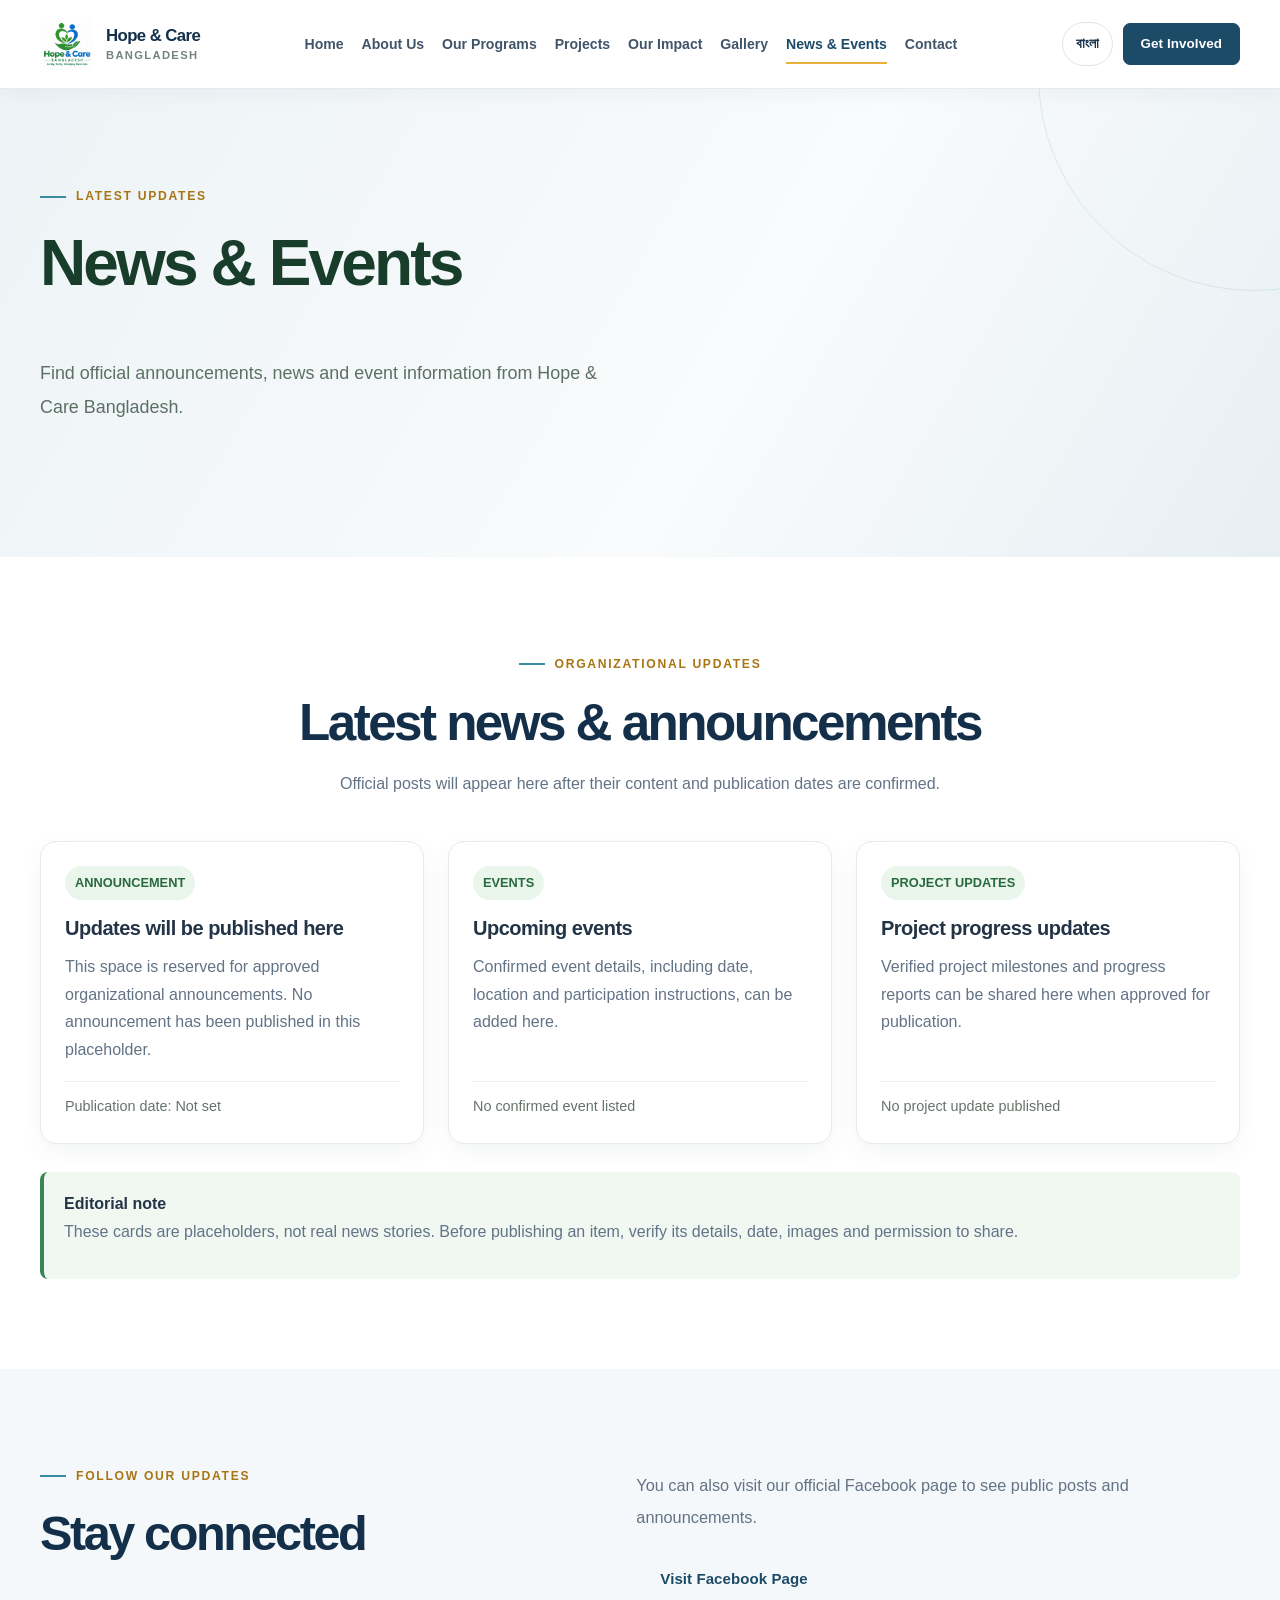
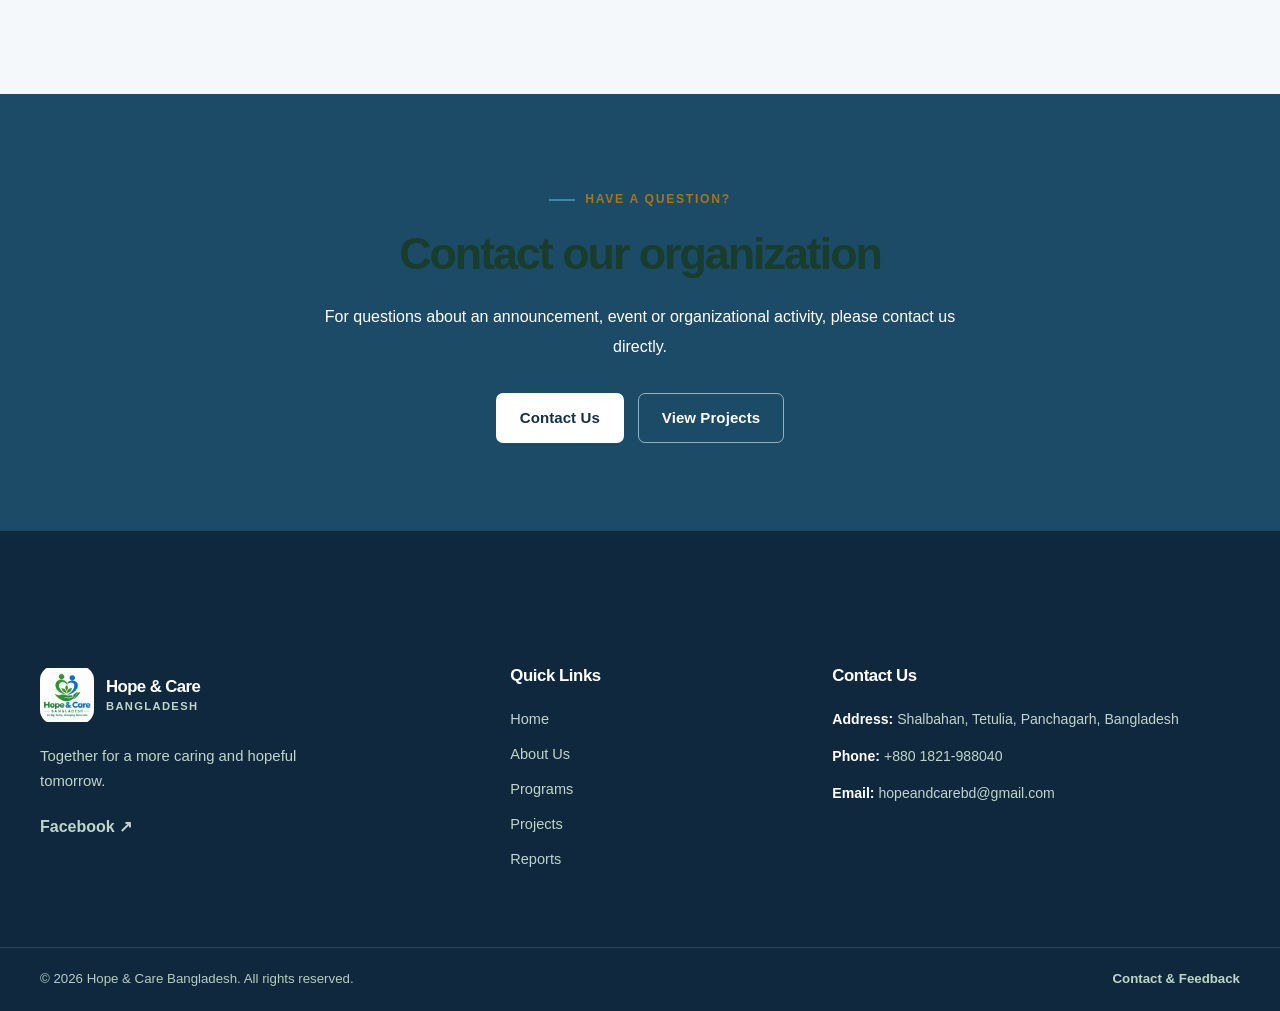
<file: news.html>
<!DOCTYPE html>
<html lang="en">
<head>
  <meta charset="UTF-8">
  <meta name="viewport" content="width=device-width, initial-scale=1.0">
  <title>News & Events | Hope & Care Bangladesh</title>
  <meta name="description" content="Read official news, announcements and event updates from Hope & Care Bangladesh.">
  <link rel="stylesheet" href="assets/css/style.css">
  <link rel="stylesheet" href="assets/css/international-ngo.css">
  <script src="assets/js/language.js" defer></script>
  <script src="assets/js/main.js" defer></script>

  <style>
    .news-grid {
      display: grid;
      grid-template-columns: repeat(3, minmax(0, 1fr));
      gap: 24px;
      margin-top: 32px;
    }

    .news-card {
      display: flex;
      flex-direction: column;
      min-width: 0;
      padding: 24px;
      border: 1px solid #e4ede6;
      border-radius: 16px;
      background: #fff;
      box-shadow: 0 8px 24px rgba(20, 70, 40, 0.05);
    }

    .news-label {
      display: inline-block;
      align-self: flex-start;
      margin-bottom: 16px;
      padding: 6px 10px;
      border-radius: 20px;
      background: #eaf5ec;
      color: #286a3e;
      font-size: 0.8rem;
      font-weight: 700;
    }

    .news-card h3 {
      margin: 0 0 12px;
    }

    .news-card p {
      margin-bottom: 18px;
    }

    .news-card .news-meta {
      margin-top: auto;
      padding-top: 12px;
      border-top: 1px solid #edf1ee;
      color: #66736a;
      font-size: 0.9rem;
    }

    .news-notice {
      margin-top: 28px;
      padding: 18px 20px;
      border-left: 4px solid #398653;
      border-radius: 8px;
      background: #f1f8f2;
    }

    @media (max-width: 800px) {
      .news-grid {
        grid-template-columns: repeat(2, minmax(0, 1fr));
      }
    }

    @media (max-width: 520px) {
      .news-grid {
        grid-template-columns: 1fr;
      }
    }
  </style>
</head>

<body>
  <a class="skip-link" href="#main-content"
     data-en="Skip to content" data-bn="মূল কনটেন্টে যান">Skip to content</a>

  <header class="site-header">
    <div class="container header-inner">
      <a class="brand" href="index.html" aria-label="Hope & Care Bangladesh Home">
        <img class="brand-logo" src="assets/images/logo.png" alt="Hope &amp; Care Bangladesh logo">
        <span class="brand-text">
          <strong>Hope & Care</strong>
          <small>Bangladesh</small>
        </span>
      </a>

      <button class="menu-toggle" id="menu-toggle" type="button"
              aria-label="Open navigation"
              aria-controls="primary-navigation" aria-expanded="false">
        <span></span><span></span><span></span>
      </button>

      <nav class="main-navigation" id="primary-navigation" aria-label="Main navigation">
        <a href="index.html" data-en="Home" data-bn="হোম">Home</a>
        <a href="about.html" data-en="About Us" data-bn="আমাদের সম্পর্কে">About Us</a>
        <a href="programs.html" data-en="Our Programs" data-bn="আমাদের কার্যক্রম">Our Programs</a>
        <a href="projects.html" data-en="Projects" data-bn="প্রকল্প">Projects</a>
        <a href="impact.html" data-en="Our Impact" data-bn="আমাদের অবদান">Our Impact</a>
        <a href="gallery.html" data-en="Gallery" data-bn="গ্যালারি">Gallery</a>
        <a href="news.html" class="active"
           data-en="News & Events" data-bn="সংবাদ ও ইভেন্ট">News & Events</a>
        <a href="contact.html" data-en="Contact" data-bn="যোগাযোগ">Contact</a>
      </nav>

      <div class="header-actions">
        <button id="language-toggle" class="language-toggle" type="button"
                aria-label="Switch language">বাংলা</button>
        <a href="volunteer.html" class="button button-small"
           data-en="Get Involved" data-bn="যুক্ত হোন">Get Involved</a>
      </div>
    </div>
  </header>

  <main id="main-content">

    <section class="hero">
      <div class="container">
        <span class="eyebrow"
              data-en="LATEST UPDATES"
              data-bn="সর্বশেষ আপডেট">
          LATEST UPDATES
        </span>

        <h1 data-en="News & Events"
            data-bn="সংবাদ ও ইভেন্ট">
          News & Events
        </h1>

        <p class="hero-description"
           data-en="Find official announcements, news and event information from Hope & Care Bangladesh."
           data-bn="Hope & Care Bangladesh-এর আনুষ্ঠানিক ঘোষণা, সংবাদ ও ইভেন্টের তথ্য এখানে দেখুন।">
          Find official announcements, news and event information
          from Hope & Care Bangladesh.
        </p>
      </div>
    </section>

    <section class="section">
      <div class="container">

        <div class="section-header centered">
          <span class="eyebrow"
                data-en="ORGANIZATIONAL UPDATES"
                data-bn="সাংগঠনিক আপডেট">
            ORGANIZATIONAL UPDATES
          </span>

          <h2 data-en="Latest news & announcements"
              data-bn="সর্বশেষ সংবাদ ও ঘোষণা">
            Latest news & announcements
          </h2>

          <p data-en="Official posts will appear here after their content and publication dates are confirmed."
             data-bn="সংবাদের বিষয়বস্তু ও প্রকাশের তারিখ নিশ্চিত হওয়ার পর আনুষ্ঠানিক পোস্ট এখানে প্রকাশ করা হবে।">
            Official posts will appear here after their content
            and publication dates are confirmed.
          </p>
        </div>

        <div class="news-grid">

          <article class="news-card">
            <span class="news-label"
                  data-en="ANNOUNCEMENT"
                  data-bn="ঘোষণা">
              ANNOUNCEMENT
            </span>

            <h3 data-en="Updates will be published here"
                data-bn="আপডেট এখানে প্রকাশ করা হবে">
              Updates will be published here
            </h3>

            <p data-en="This space is reserved for approved organizational announcements. No announcement has been published in this placeholder."
               data-bn="অনুমোদিত সাংগঠনিক ঘোষণার জন্য এই স্থান রাখা হয়েছে। এই নমুনা অংশে কোনো ঘোষণা প্রকাশ করা হয়নি।">
              This space is reserved for approved organizational
              announcements. No announcement has been published
              in this placeholder.
            </p>

            <div class="news-meta"
                 data-en="Publication date: Not set"
                 data-bn="প্রকাশের তারিখ: নির্ধারিত নয়">
              Publication date: Not set
            </div>
          </article>

          <article class="news-card">
            <span class="news-label"
                  data-en="EVENTS"
                  data-bn="ইভেন্ট">
              EVENTS
            </span>

            <h3 data-en="Upcoming events"
                data-bn="আসন্ন ইভেন্ট">
              Upcoming events
            </h3>

            <p data-en="Confirmed event details, including date, location and participation instructions, can be added here."
               data-bn="তারিখ, স্থান ও অংশগ্রহণের নির্দেশনাসহ নিশ্চিত ইভেন্টের বিবরণ এখানে যুক্ত করা যাবে।">
              Confirmed event details, including date, location
              and participation instructions, can be added here.
            </p>

            <div class="news-meta"
                 data-en="No confirmed event listed"
                 data-bn="কোনো নিশ্চিত ইভেন্ট তালিকাভুক্ত নেই">
              No confirmed event listed
            </div>
          </article>

          <article class="news-card">
            <span class="news-label"
                  data-en="PROJECT UPDATES"
                  data-bn="প্রকল্পের আপডেট">
              PROJECT UPDATES
            </span>

            <h3 data-en="Project progress updates"
                data-bn="প্রকল্পের অগ্রগতির খবর">
              Project progress updates
            </h3>

            <p data-en="Verified project milestones and progress reports can be shared here when approved for publication."
               data-bn="প্রকাশের অনুমোদন পাওয়ার পর যাচাইকৃত প্রকল্পের অগ্রগতি ও গুরুত্বপূর্ণ তথ্য এখানে প্রকাশ করা যাবে।">
              Verified project milestones and progress reports
              can be shared here when approved for publication.
            </p>

            <div class="news-meta"
                 data-en="No project update published"
                 data-bn="কোনো প্রকল্পের আপডেট প্রকাশিত হয়নি">
              No project update published
            </div>
          </article>

        </div>

        <div class="news-notice">
          <strong data-en="Editorial note"
                  data-bn="সম্পাদকীয় নির্দেশনা">
            Editorial note
          </strong>

          <p data-en="These cards are placeholders, not real news stories. Before publishing an item, verify its details, date, images and permission to share."
             data-bn="এই কার্ডগুলো নমুনা, প্রকৃত সংবাদ নয়। কোনো তথ্য প্রকাশের আগে বিবরণ, তারিখ, ছবি এবং প্রকাশের অনুমতি যাচাই করতে হবে।">
            These cards are placeholders, not real news stories.
            Before publishing an item, verify its details, date,
            images and permission to share.
          </p>
        </div>

      </div>
    </section>

    <section class="section programs-section">
      <div class="container intro-grid">

        <div class="section-heading">
          <span class="eyebrow"
                data-en="FOLLOW OUR UPDATES"
                data-bn="আমাদের আপডেট অনুসরণ করুন">
            FOLLOW OUR UPDATES
          </span>

          <h2 data-en="Stay connected"
              data-bn="আমাদের সঙ্গে যুক্ত থাকুন">
            Stay connected
          </h2>
        </div>

        <div class="intro-copy">
          <p data-en="You can also visit our official Facebook page to see public posts and announcements."
             data-bn="সর্বসাধারণের জন্য প্রকাশিত পোস্ট ও ঘোষণা দেখতে আমাদের অফিসিয়াল ফেসবুক পেজেও যেতে পারো।">
            You can also visit our official Facebook page to see
            public posts and announcements.
          </p>

          <a href="https://www.facebook.com/hopeandcarebd"
             target="_blank" rel="noopener noreferrer"
             class="button"
             data-en="Visit Facebook Page"
             data-bn="ফেসবুক পেজ দেখুন">
            Visit Facebook Page
          </a>
        </div>

      </div>
    </section>

    <section class="cta-section">
      <div class="container cta-content">
        <span class="eyebrow eyebrow-light"
              data-en="HAVE A QUESTION?"
              data-bn="কোনো প্রশ্ন আছে?">
          HAVE A QUESTION?
        </span>

        <h2 data-en="Contact our organization"
            data-bn="আমাদের সংস্থার সঙ্গে যোগাযোগ করুন">
          Contact our organization
        </h2>

        <p data-en="For questions about an announcement, event or organizational activity, please contact us directly."
           data-bn="কোনো ঘোষণা, ইভেন্ট বা সাংগঠনিক কার্যক্রম সম্পর্কে জানতে সরাসরি আমাদের সঙ্গে যোগাযোগ করুন।">
          For questions about an announcement, event or organizational
          activity, please contact us directly.
        </p>

        <div class="cta-actions">
          <a href="contact.html" class="button button-white"
             data-en="Contact Us" data-bn="যোগাযোগ করুন">Contact Us</a>
          <a href="projects.html" class="button button-light-outline"
             data-en="View Projects" data-bn="প্রকল্প দেখুন">View Projects</a>
        </div>
      </div>
    </section>

  </main>

  <footer class="site-footer">
    <div class="container footer-grid">

      <div class="footer-about">
        <a class="brand footer-brand" href="index.html">
          <img class="brand-logo" src="assets/images/logo.png" alt="Hope &amp; Care Bangladesh logo">
          <span class="brand-text">
            <strong>Hope & Care</strong>
            <small>Bangladesh</small>
          </span>
        </a>

        <p data-en="Together for a more caring and hopeful tomorrow."
           data-bn="আরও মানবিক ও আশাব্যঞ্জক আগামীর জন্য একসাথে।">
          Together for a more caring and hopeful tomorrow.
        </p>

        <a href="https://www.facebook.com/hopeandcarebd"
           target="_blank" rel="noopener noreferrer">Facebook ↗</a>
      </div>

      <div class="footer-links">
        <h3 data-en="Quick Links" data-bn="দরকারি লিংক">Quick Links</h3>
        <a href="index.html" data-en="Home" data-bn="হোম">Home</a>
        <a href="about.html" data-en="About Us" data-bn="আমাদের সম্পর্কে">About Us</a>
        <a href="programs.html" data-en="Programs" data-bn="কার্যক্রম">Programs</a>
        <a href="projects.html" data-en="Projects" data-bn="প্রকল্প">Projects</a>
        <a href="reports.html" data-en="Reports" data-bn="প্রতিবেদন">Reports</a>
      </div>

      <div class="footer-contact">
        <h3 data-en="Contact Us" data-bn="যোগাযোগ করুন">Contact Us</h3>

        <p>
          <strong data-en="Address:" data-bn="ঠিকানা:">Address:</strong>
          <span data-en="Shalbahan, Tetulia, Panchagarh, Bangladesh"
                data-bn="শালবাহান, তেঁতুলিয়া, পঞ্চগড়, বাংলাদেশ">
            Shalbahan, Tetulia, Panchagarh, Bangladesh
          </span>
        </p>

        <p>
          <strong data-en="Phone:" data-bn="ফোন:">Phone:</strong>
          <a href="tel:+8801821988040">+880 1821-988040</a>
        </p>

        <p>
          <strong data-en="Email:" data-bn="ইমেইল:">Email:</strong>
          <a href="mailto:hopeandcarebd@gmail.com">hopeandcarebd@gmail.com</a>
        </p>
      </div>

    </div>

    <div class="footer-bottom">
      <div class="container footer-bottom-inner">
        <p>© <span id="current-year">2026</span> Hope & Care Bangladesh.
          <span data-en="All rights reserved."
                data-bn="সর্বস্বত্ব সংরক্ষিত।">All rights reserved.</span>
        </p>
        <a href="contact.html"
           data-en="Contact & Feedback" data-bn="যোগাযোগ ও মতামত">
          Contact & Feedback
        </a>
      </div>
    </div>
  </footer>
<script src="assets/js/config.js"></script>
<script src="assets/js/page-cms.js"></script>
</body>
</html>
</file>
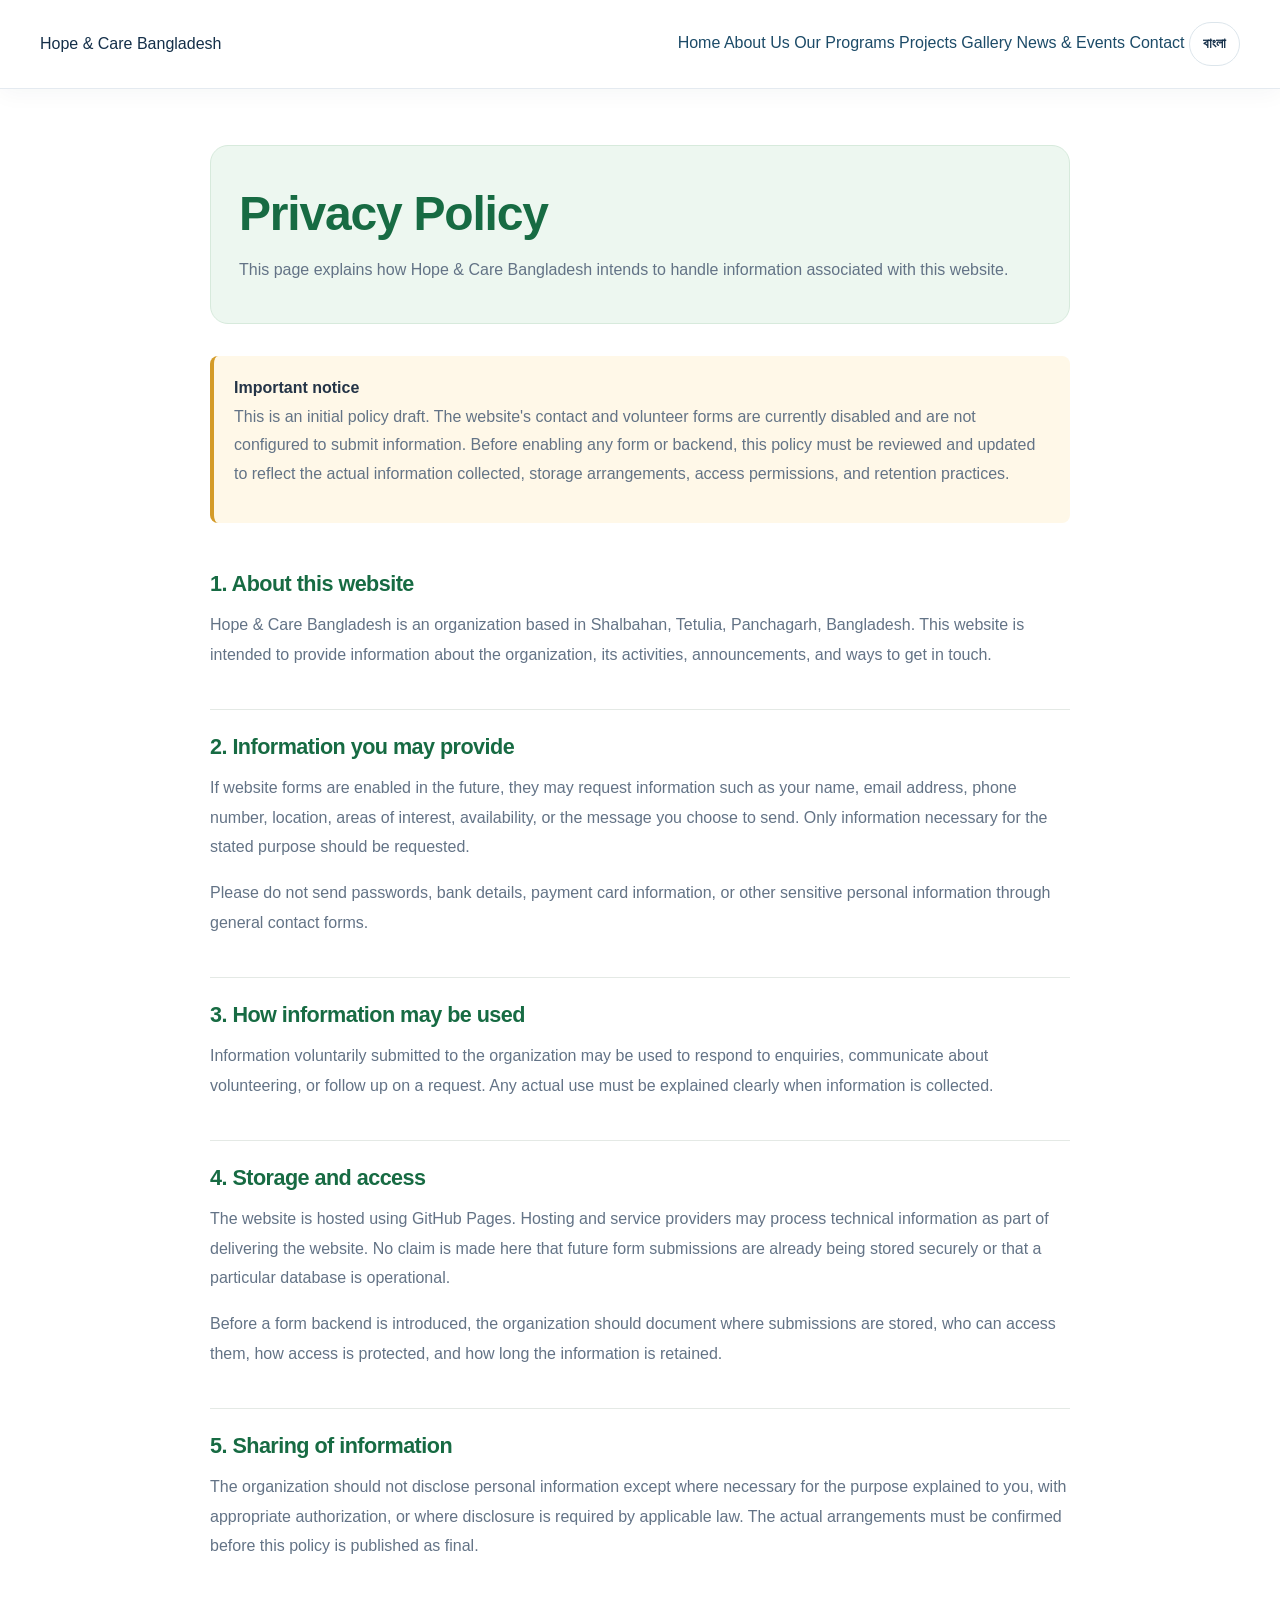
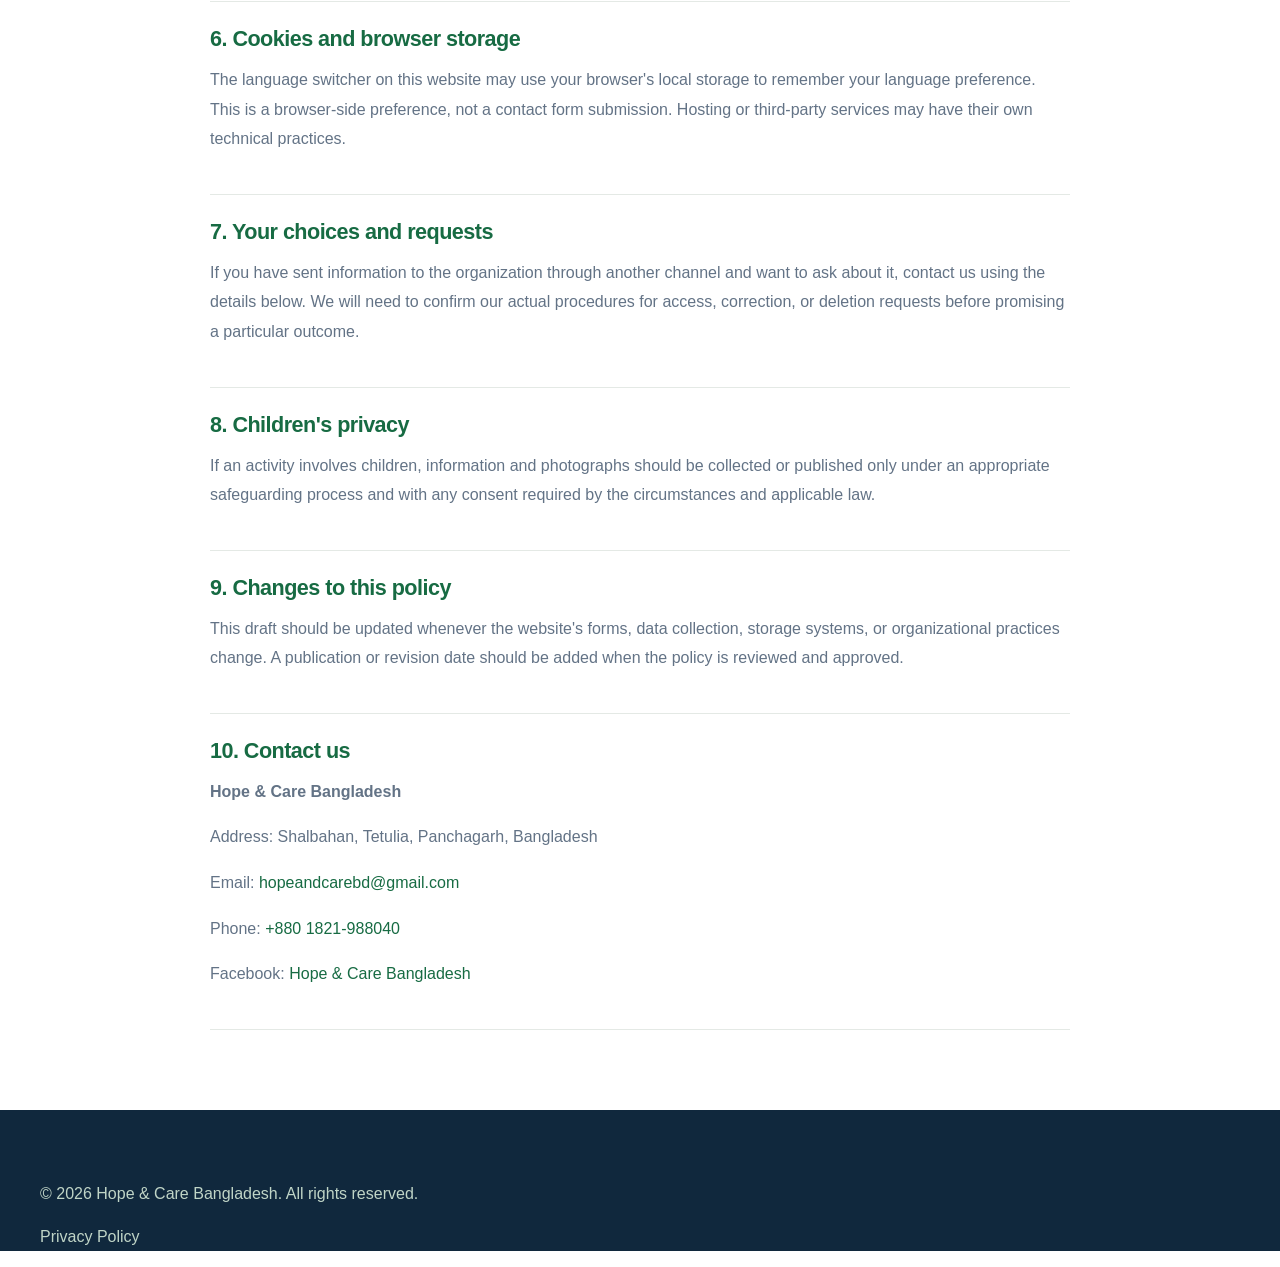
<file: privacy.html>
<!DOCTYPE html>
<html lang="en">
<head>
  <meta charset="UTF-8">
  <meta name="viewport" content="width=device-width, initial-scale=1.0">
  <meta name="description" content="Privacy Policy of Hope & Care Bangladesh. Learn how information submitted through our website may be handled.">
  <meta name="theme-color" content="#167548">
  <title>Privacy Policy | Hope & Care Bangladesh</title>

  <link rel="stylesheet" href="assets/css/style.css">
  <link rel="stylesheet" href="assets/css/international-ngo.css">
  <style>
    .privacy-page {
      max-width: 900px;
      margin: 0 auto;
      padding: 56px 20px 80px;
    }

    .privacy-hero {
      padding: 38px 28px;
      margin-bottom: 32px;
      border-radius: 18px;
      background: #edf7f0;
      border: 1px solid #d7eadc;
    }

    .privacy-hero h1 {
      margin: 0 0 12px;
      color: #176b43;
      font-size: clamp(2rem, 5vw, 3rem);
    }

    .privacy-hero p {
      margin: 0;
      line-height: 1.8;
    }

    .privacy-notice {
      padding: 18px 20px;
      margin: 24px 0;
      border-left: 4px solid #d49b28;
      border-radius: 8px;
      background: #fff8e8;
      line-height: 1.8;
    }

    .privacy-section {
      padding: 24px 0;
      border-bottom: 1px solid #e4e9e5;
    }

    .privacy-section h2 {
      margin: 0 0 12px;
      color: #176b43;
      font-size: 1.35rem;
    }

    .privacy-section p,
    .privacy-section li {
      line-height: 1.85;
    }

    .privacy-section ul {
      padding-left: 24px;
    }

    .privacy-contact a {
      color: #176b43;
      overflow-wrap: anywhere;
    }

    @media (max-width: 600px) {
      .privacy-page {
        padding: 32px 16px 56px;
      }

      .privacy-hero {
        padding: 26px 20px;
      }
    }
  </style>
</head>

<body>
  <header class="site-header">
    <div class="container header-inner">
      <a class="brand" href="index.html" aria-label="Hope & Care Bangladesh Home">
        <span class="brand-name">Hope &amp; Care Bangladesh</span>
      </a>

      <button
        class="menu-toggle"
        id="menu-toggle"
        type="button"
        aria-label="Open navigation menu"
        aria-controls="primary-navigation"
        aria-expanded="false">
        <span></span>
        <span></span>
        <span></span>
      </button>

      <nav class="main-nav" id="primary-navigation" aria-label="Main navigation">
        <a href="index.html" data-en="Home" data-bn="হোম">Home</a>
        <a href="about.html" data-en="About Us" data-bn="আমাদের সম্পর্কে">About Us</a>
        <a href="programs.html" data-en="Our Programs" data-bn="আমাদের কার্যক্রম">Our Programs</a>
        <a href="projects.html" data-en="Projects" data-bn="প্রকল্প">Projects</a>
        <a href="gallery.html" data-en="Gallery" data-bn="গ্যালারি">Gallery</a>
        <a href="news.html" data-en="News & Events" data-bn="সংবাদ ও ইভেন্ট">News &amp; Events</a>
        <a href="contact.html" data-en="Contact" data-bn="যোগাযোগ">Contact</a>

        <button
          class="language-toggle"
          id="language-toggle"
          type="button"
          aria-label="Switch language">
          বাংলা
        </button>
      </nav>
    </div>
  </header>

  <main class="privacy-page">
    <section class="privacy-hero">
      <h1 data-en="Privacy Policy" data-bn="গোপনীয়তা নীতি">Privacy Policy</h1>
      <p
        data-en="This page explains how Hope & Care Bangladesh intends to handle information associated with this website."
        data-bn="এই পৃষ্ঠায় Hope & Care Bangladesh-এর ওয়েবসাইটের সঙ্গে সম্পর্কিত তথ্য কীভাবে ব্যবস্থাপনা করা হতে পারে তা ব্যাখ্যা করা হয়েছে।">
        This page explains how Hope &amp; Care Bangladesh intends to handle information associated with this website.
      </p>
    </section>

    <div class="privacy-notice">
      <strong data-en="Important notice" data-bn="গুরুত্বপূর্ণ বিজ্ঞপ্তি">Important notice</strong>
      <p
        data-en="This is an initial policy draft. The website's contact and volunteer forms are currently disabled and are not configured to submit information. Before enabling any form or backend, this policy must be reviewed and updated to reflect the actual information collected, storage arrangements, access permissions, and retention practices."
        data-bn="এটি গোপনীয়তা নীতির একটি প্রাথমিক খসড়া। ওয়েবসাইটের যোগাযোগ ও স্বেচ্ছাসেবক ফর্ম বর্তমানে নিষ্ক্রিয় এবং তথ্য জমা দেওয়ার জন্য সংযুক্ত নয়। কোনো ফর্ম বা ব্যাকএন্ড চালু করার আগে কী তথ্য সংগ্রহ হবে, কোথায় সংরক্ষিত হবে, কারা প্রবেশাধিকার পাবে এবং কতদিন রাখা হবে—এসব বাস্তব ব্যবস্থার সঙ্গে মিলিয়ে নীতিটি পর্যালোচনা ও হালনাগাদ করতে হবে।">
        This is an initial policy draft. The website's contact and volunteer forms are currently disabled and are not configured to submit information. Before enabling any form or backend, this policy must be reviewed and updated to reflect the actual information collected, storage arrangements, access permissions, and retention practices.
      </p>
    </div>

    <section class="privacy-section">
      <h2 data-en="1. About this website" data-bn="১. এই ওয়েবসাইট সম্পর্কে">1. About this website</h2>
      <p
        data-en="Hope & Care Bangladesh is an organization based in Shalbahan, Tetulia, Panchagarh, Bangladesh. This website is intended to provide information about the organization, its activities, announcements, and ways to get in touch."
        data-bn="Hope & Care Bangladesh বাংলাদেশের পঞ্চগড় জেলার তেঁতুলিয়ার শালবাহানে অবস্থিত একটি সংগঠন। এই ওয়েবসাইটের উদ্দেশ্য হলো সংগঠন, এর কার্যক্রম, ঘোষণা এবং যোগাযোগের উপায় সম্পর্কে তথ্য দেওয়া।">
        Hope &amp; Care Bangladesh is an organization based in Shalbahan, Tetulia, Panchagarh, Bangladesh. This website is intended to provide information about the organization, its activities, announcements, and ways to get in touch.
      </p>
    </section>

    <section class="privacy-section">
      <h2 data-en="2. Information you may provide" data-bn="২. আপনার দেওয়া সম্ভাব্য তথ্য">2. Information you may provide</h2>
      <p
        data-en="If website forms are enabled in the future, they may request information such as your name, email address, phone number, location, areas of interest, availability, or the message you choose to send. Only information necessary for the stated purpose should be requested."
        data-bn="ভবিষ্যতে ওয়েবসাইটের ফর্ম চালু করা হলে সেখানে আপনার নাম, ইমেইল ঠিকানা, ফোন নম্বর, অবস্থান, আগ্রহের ক্ষেত্র, সময়ের প্রাপ্যতা অথবা আপনার পাঠানো বার্তা চাওয়া হতে পারে। নির্দিষ্ট উদ্দেশ্যে প্রয়োজনীয় তথ্যই শুধু চাওয়া উচিত।">
        If website forms are enabled in the future, they may request information such as your name, email address, phone number, location, areas of interest, availability, or the message you choose to send. Only information necessary for the stated purpose should be requested.
      </p>
      <p
        data-en="Please do not send passwords, bank details, payment card information, or other sensitive personal information through general contact forms."
        data-bn="সাধারণ যোগাযোগ ফর্মে পাসওয়ার্ড, ব্যাংক হিসাবের তথ্য, পেমেন্ট কার্ডের তথ্য বা অন্যান্য সংবেদনশীল ব্যক্তিগত তথ্য পাঠাবেন না।">
        Please do not send passwords, bank details, payment card information, or other sensitive personal information through general contact forms.
      </p>
    </section>

    <section class="privacy-section">
      <h2 data-en="3. How information may be used" data-bn="৩. তথ্য কী কাজে ব্যবহার হতে পারে">3. How information may be used</h2>
      <p
        data-en="Information voluntarily submitted to the organization may be used to respond to enquiries, communicate about volunteering, or follow up on a request. Any actual use must be explained clearly when information is collected."
        data-bn="সংগঠনকে স্বেচ্ছায় দেওয়া তথ্যের মাধ্যমে প্রশ্নের উত্তর দেওয়া, স্বেচ্ছাসেবার বিষয়ে যোগাযোগ করা অথবা কোনো অনুরোধের পরবর্তী পদক্ষেপ নেওয়া হতে পারে। তথ্য সংগ্রহের সময় প্রকৃত ব্যবহারের উদ্দেশ্য স্পষ্টভাবে জানাতে হবে।">
        Information voluntarily submitted to the organization may be used to respond to enquiries, communicate about volunteering, or follow up on a request. Any actual use must be explained clearly when information is collected.
      </p>
    </section>

    <section class="privacy-section">
      <h2 data-en="4. Storage and access" data-bn="৪. তথ্য সংরক্ষণ ও প্রবেশাধিকার">4. Storage and access</h2>
      <p
        data-en="The website is hosted using GitHub Pages. Hosting and service providers may process technical information as part of delivering the website. No claim is made here that future form submissions are already being stored securely or that a particular database is operational."
        data-bn="ওয়েবসাইটটি GitHub Pages-এ হোস্ট করা হয়েছে। ওয়েবসাইট সরবরাহের অংশ হিসেবে হোস্টিং ও সেবা প্রদানকারীরা কিছু প্রযুক্তিগত তথ্য প্রক্রিয়াকরণ করতে পারে। ভবিষ্যতের ফর্মের তথ্য ইতিমধ্যে নিরাপদে সংরক্ষিত হচ্ছে বা কোনো নির্দিষ্ট ডেটাবেস চালু আছে—এমন দাবি এই নীতিতে করা হচ্ছে না।">
        The website is hosted using GitHub Pages. Hosting and service providers may process technical information as part of delivering the website. No claim is made here that future form submissions are already being stored securely or that a particular database is operational.
      </p>
      <p
        data-en="Before a form backend is introduced, the organization should document where submissions are stored, who can access them, how access is protected, and how long the information is retained."
        data-bn="ফর্মের ব্যাকএন্ড চালুর আগে তথ্য কোথায় সংরক্ষিত হবে, কারা দেখতে পারবেন, কীভাবে প্রবেশাধিকার সুরক্ষিত থাকবে এবং কতদিন তথ্য রাখা হবে—এসব লিখিতভাবে নির্ধারণ করা উচিত।">
        Before a form backend is introduced, the organization should document where submissions are stored, who can access them, how access is protected, and how long the information is retained.
      </p>
    </section>

    <section class="privacy-section">
      <h2 data-en="5. Sharing of information" data-bn="৫. তথ্য শেয়ার করা">5. Sharing of information</h2>
      <p
        data-en="The organization should not disclose personal information except where necessary for the purpose explained to you, with appropriate authorization, or where disclosure is required by applicable law. The actual arrangements must be confirmed before this policy is published as final."
        data-bn="আপনাকে জানানো উদ্দেশ্যে প্রয়োজন হলে, যথাযথ অনুমোদন থাকলে অথবা প্রযোজ্য আইন অনুযায়ী প্রয়োজন হলে ছাড়া ব্যক্তিগত তথ্য প্রকাশ করা উচিত নয়। এই নীতিকে চূড়ান্ত হিসেবে প্রকাশের আগে বাস্তব ব্যবস্থাগুলো নিশ্চিত করতে হবে।">
        The organization should not disclose personal information except where necessary for the purpose explained to you, with appropriate authorization, or where disclosure is required by applicable law. The actual arrangements must be confirmed before this policy is published as final.
      </p>
    </section>

    <section class="privacy-section">
      <h2 data-en="6. Cookies and browser storage" data-bn="৬. কুকি ও ব্রাউজার স্টোরেজ">6. Cookies and browser storage</h2>
      <p
        data-en="The language switcher on this website may use your browser's local storage to remember your language preference. This is a browser-side preference, not a contact form submission. Hosting or third-party services may have their own technical practices."
        data-bn="ওয়েবসাইটের ভাষা পরিবর্তনের সুবিধাটি আপনার ভাষা পছন্দ মনে রাখতে ব্রাউজারের local storage ব্যবহার করতে পারে। এটি ব্রাউজারে রাখা একটি পছন্দ, যোগাযোগ ফর্মের মাধ্যমে পাঠানো তথ্য নয়। হোস্টিং বা তৃতীয় পক্ষের সেবার নিজস্ব প্রযুক্তিগত ব্যবস্থা থাকতে পারে।">
        The language switcher on this website may use your browser's local storage to remember your language preference. This is a browser-side preference, not a contact form submission. Hosting or third-party services may have their own technical practices.
      </p>
    </section>

    <section class="privacy-section">
      <h2 data-en="7. Your choices and requests" data-bn="৭. আপনার পছন্দ ও অনুরোধ">7. Your choices and requests</h2>
      <p
        data-en="If you have sent information to the organization through another channel and want to ask about it, contact us using the details below. We will need to confirm our actual procedures for access, correction, or deletion requests before promising a particular outcome."
        data-bn="অন্য কোনো মাধ্যমে সংগঠনকে তথ্য দিয়ে থাকলে এবং সে বিষয়ে জানতে চাইলে নিচের যোগাযোগের তথ্য ব্যবহার করুন। তথ্য দেখা, সংশোধন বা মুছে ফেলার অনুরোধ কীভাবে পরিচালিত হবে, তা নিশ্চিত না করে নির্দিষ্ট ফলাফলের প্রতিশ্রুতি দেওয়া যাবে না।">
        If you have sent information to the organization through another channel and want to ask about it, contact us using the details below. We will need to confirm our actual procedures for access, correction, or deletion requests before promising a particular outcome.
      </p>
    </section>

    <section class="privacy-section">
      <h2 data-en="8. Children's privacy" data-bn="৮. শিশুদের গোপনীয়তা">8. Children's privacy</h2>
      <p
        data-en="If an activity involves children, information and photographs should be collected or published only under an appropriate safeguarding process and with any consent required by the circumstances and applicable law."
        data-bn="কোনো কার্যক্রমে শিশু যুক্ত থাকলে উপযুক্ত সুরক্ষা-প্রক্রিয়া অনুসরণ করে এবং পরিস্থিতি ও প্রযোজ্য আইন অনুযায়ী প্রয়োজনীয় সম্মতি নিয়ে তবেই তথ্য বা ছবি সংগ্রহ কিংবা প্রকাশ করা উচিত।">
        If an activity involves children, information and photographs should be collected or published only under an appropriate safeguarding process and with any consent required by the circumstances and applicable law.
      </p>
    </section>

    <section class="privacy-section">
      <h2 data-en="9. Changes to this policy" data-bn="৯. এই নীতির পরিবর্তন">9. Changes to this policy</h2>
      <p
        data-en="This draft should be updated whenever the website's forms, data collection, storage systems, or organizational practices change. A publication or revision date should be added when the policy is reviewed and approved."
        data-bn="ওয়েবসাইটের ফর্ম, তথ্য সংগ্রহ, সংরক্ষণ ব্যবস্থা বা সংগঠনের কার্যপদ্ধতি পরিবর্তিত হলে এই খসড়া হালনাগাদ করা উচিত। নীতি পর্যালোচনা ও অনুমোদনের পর প্রকাশ বা সংশোধনের তারিখ যোগ করতে হবে।">
        This draft should be updated whenever the website's forms, data collection, storage systems, or organizational practices change. A publication or revision date should be added when the policy is reviewed and approved.
      </p>
    </section>

    <section class="privacy-section privacy-contact">
      <h2 data-en="10. Contact us" data-bn="১০. যোগাযোগ করুন">10. Contact us</h2>
      <p><strong>Hope &amp; Care Bangladesh</strong></p>
      <p data-en="Address: Shalbahan, Tetulia, Panchagarh, Bangladesh"
         data-bn="ঠিকানা: শালবাহান, তেঁতুলিয়া, পঞ্চগড়, বাংলাদেশ">
        Address: Shalbahan, Tetulia, Panchagarh, Bangladesh
      </p>
      <p>
        <span data-en="Email:" data-bn="ইমেইল:">Email:</span>
        <a href="mailto:hopeandcarebd@gmail.com">hopeandcarebd@gmail.com</a>
      </p>
      <p>
        <span data-en="Phone:" data-bn="ফোন:">Phone:</span>
        <a href="tel:+8801821988040">+880 1821-988040</a>
      </p>
      <p>
        <span data-en="Facebook:" data-bn="ফেসবুক:">Facebook:</span>
        <a href="https://www.facebook.com/hopeandcarebd"
           target="_blank"
           rel="noopener noreferrer">Hope &amp; Care Bangladesh</a>
      </p>
    </section>
  </main>

  <footer class="site-footer">
    <div class="container footer-inner">
      <p>
        &copy; <span id="current-year"></span>
        Hope &amp; Care Bangladesh.
        <span data-en="All rights reserved." data-bn="সর্বস্বত্ব সংরক্ষিত।">All rights reserved.</span>
      </p>
      <p>
        <a href="privacy.html" data-en="Privacy Policy" data-bn="গোপনীয়তা নীতি">Privacy Policy</a>
      </p>
    </div>
  </footer>

  <script src="assets/js/language.js"></script>
  <script src="assets/js/main.js"></script>
<script src="assets/js/config.js"></script>
<script src="assets/js/page-cms.js"></script>
</body>
</html>
</file>
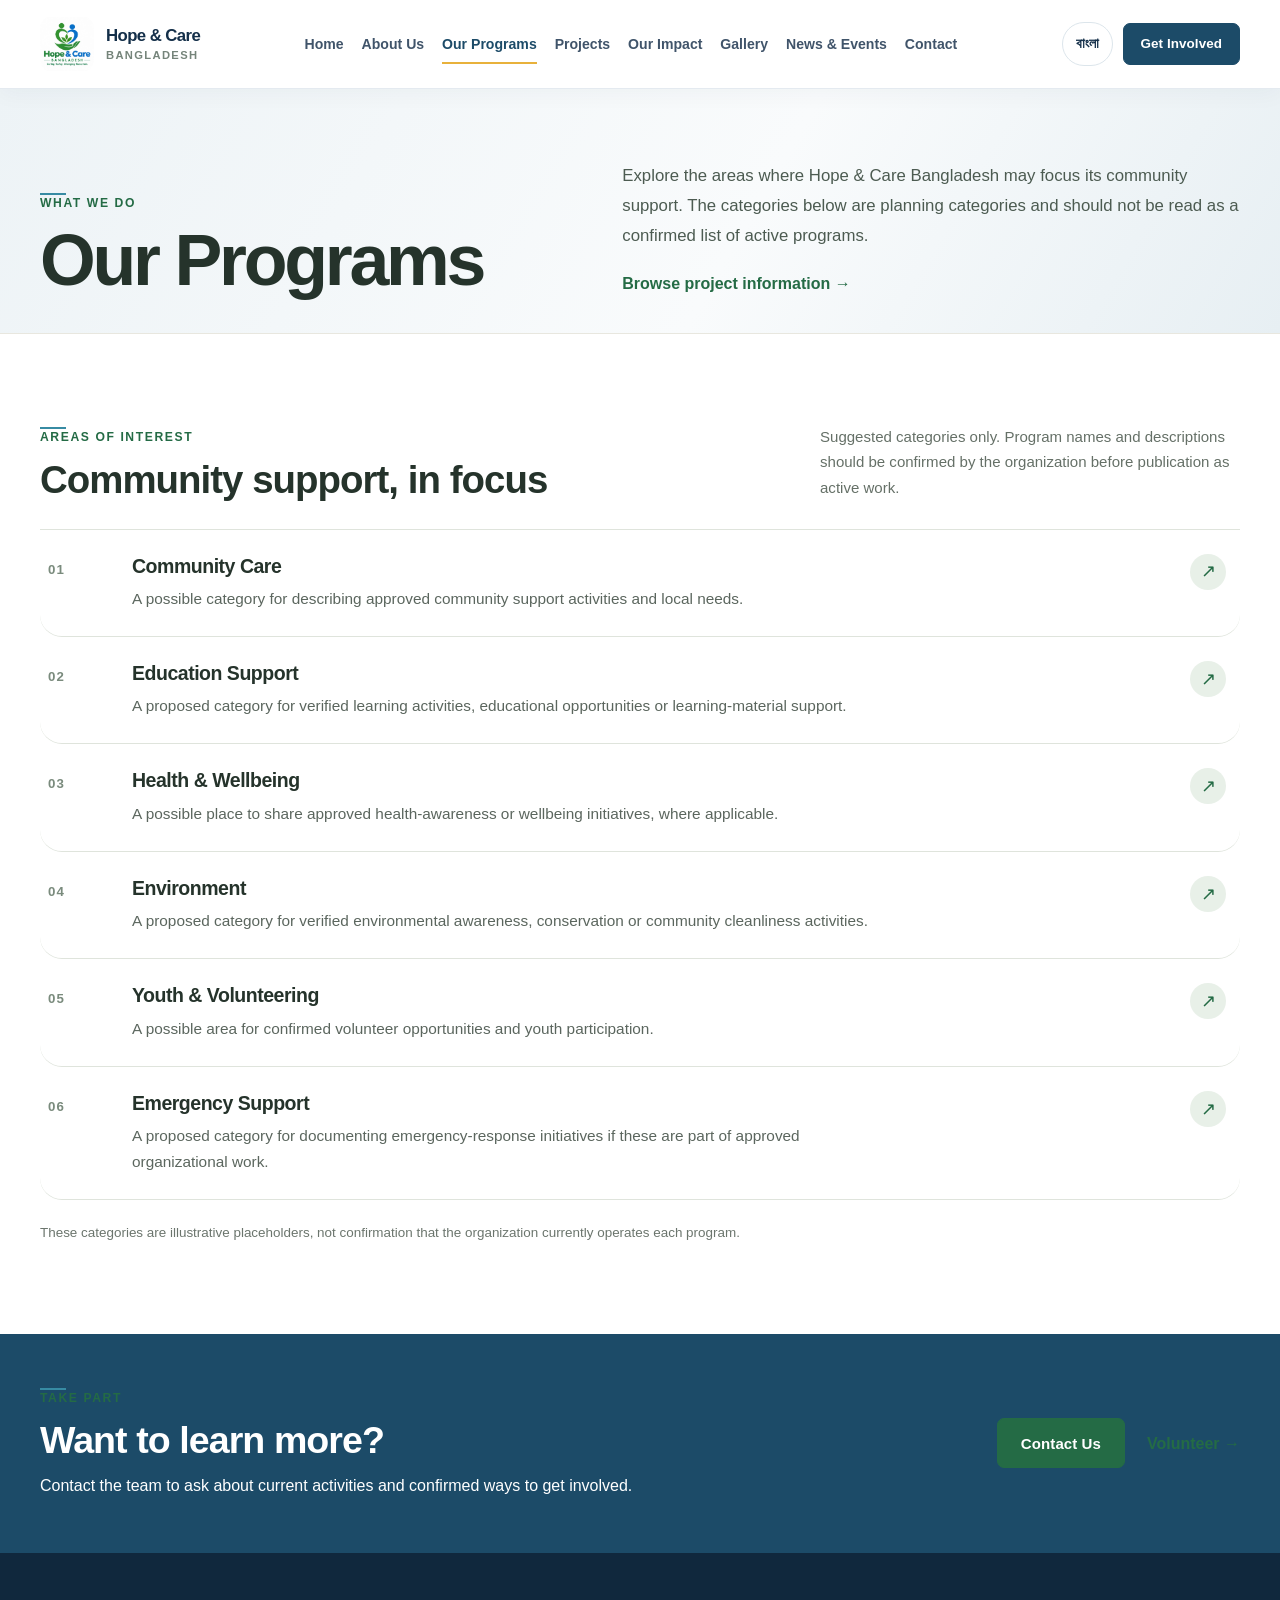
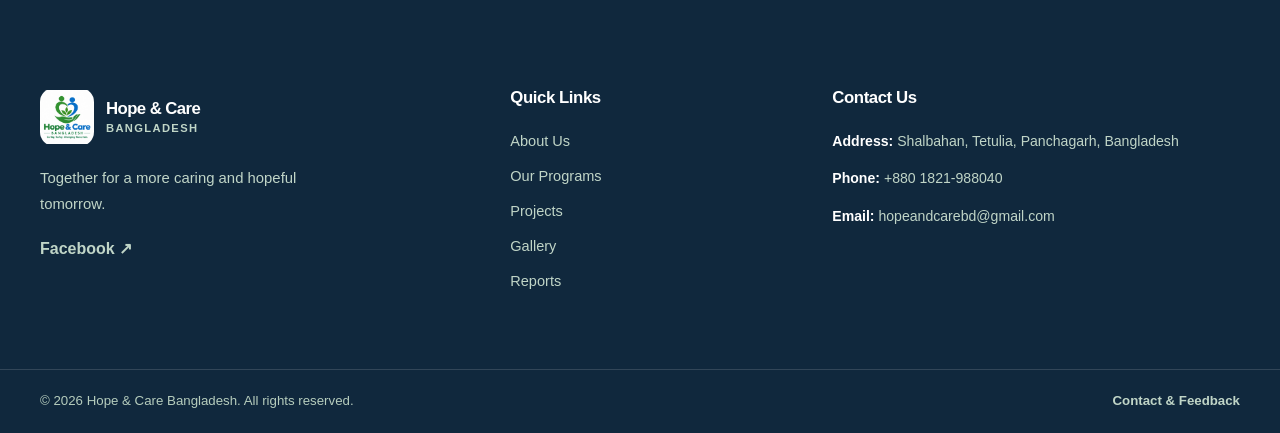
<file: programs.html>
<!DOCTYPE html>

<html lang="en">
<head>
<meta charset="utf-8"/>
<meta content="width=device-width, initial-scale=1.0" name="viewport"/>
<title>Our Programs | Hope &amp; Care Bangladesh</title>
<meta content="Explore the program areas being developed for Hope &amp; Care Bangladesh." name="description"/>
<link href="assets/css/style.css" rel="stylesheet"/>
  <link rel="stylesheet" href="assets/css/international-ngo.css">
<script defer="" src="assets/js/language.js"></script>
<script defer="" src="assets/js/main.js"></script>
</head>
<body>
<a class="skip-link" data-bn="মূল কনটেন্টে যান" data-en="Skip to content" href="#main-content">Skip to content</a>
<header class="site-header">
<div class="container header-inner">
<a aria-label="Hope &amp; Care Bangladesh Home" class="brand" href="index.html">
<!-- Replace this placeholder with the official organization logo -->
<img alt="Hope &amp; Care Bangladesh logo" class="brand-logo" src="assets/images/logo.png"/>
<span class="brand-text">
<strong>Hope &amp; Care</strong>
<small>Bangladesh</small>
</span>
</a>
<button aria-controls="primary-navigation" aria-expanded="false" aria-label="Open navigation" class="menu-toggle" id="menu-toggle" type="button">
<span></span>
<span></span>
<span></span>
</button>
<nav aria-label="Main navigation" class="main-navigation" id="primary-navigation">
<a data-bn="হোম" data-en="Home" href="index.html">Home</a>
<a data-bn="আমাদের সম্পর্কে" data-en="About Us" href="about.html">About Us</a>
<a aria-current="page" class="active" data-bn="আমাদের কার্যক্রম" data-en="Our Programs" href="programs.html">Our Programs</a>
<a data-bn="প্রকল্প" data-en="Projects" href="projects.html">Projects</a>
<a data-bn="আমাদের অবদান" data-en="Our Impact" href="impact.html">Our Impact</a>
<a data-bn="গ্যালারি" data-en="Gallery" href="gallery.html">Gallery</a>
<a data-bn="সংবাদ ও ইভেন্ট" data-en="News &amp; Events" href="news.html">News &amp; Events</a>
<a data-bn="যোগাযোগ" data-en="Contact" href="contact.html">Contact</a>
</nav>
<div class="header-actions">
<button aria-label="Switch language" class="language-toggle" id="language-toggle" type="button">
          বাংলা
        </button>
<a class="button button-small" data-bn="যুক্ত হোন" data-en="Get Involved" href="volunteer.html">
          Get Involved
        </a>
</div>
</div>
</header>
<main id="main-content">
<section class="hc-page-intro hc-program-intro">
<div class="container hc-page-intro-grid">
<div>
<span class="eyebrow" data-bn="আমাদের কাজ" data-en="WHAT WE DO">WHAT WE DO</span>
<h1 data-bn="আমাদের কার্যক্রম" data-en="Our Programs">Our Programs</h1>
</div>
<div class="hc-page-intro-copy">
<p data-bn="Hope &amp; Care Bangladesh যেসব ক্ষেত্রে কমিউনিটির পাশে কাজ করতে পারে, সেগুলো দেখুন। নিচের বিভাগগুলো পরিকল্পনার জন্য; এগুলো চলমান কার্যক্রমের নিশ্চিত তালিকা নয়।" data-en="Explore the areas where Hope &amp; Care Bangladesh may focus its community support. The categories below are planning categories and should not be read as a confirmed list of active programs.">Explore the areas where Hope &amp; Care Bangladesh may focus its community support. The categories below are planning categories and should not be read as a confirmed list of active programs.</p>
<a class="hc-text-link" data-bn="প্রকল্পের তথ্য দেখুন →" data-en="Browse project information →" href="projects.html">Browse project information →</a>
</div>
</div>
</section>
<section class="section hc-program-area-section" id="program-areas">
<div class="container">
<div class="hc-section-heading-row">
<div>
<span class="eyebrow" data-bn="আগ্রহের ক্ষেত্র" data-en="AREAS OF INTEREST">AREAS OF INTEREST</span>
<h2 data-bn="কমিউনিটির পাশে থাকার ক্ষেত্র" data-en="Community support, in focus">Community support, in focus</h2>
</div>
<p data-bn="এগুলো প্রস্তাবিত বিভাগ। চলমান কাজ হিসেবে প্রকাশের আগে সংস্থার কাছ থেকে নাম ও বিবরণ নিশ্চিত করতে হবে।" data-en="Suggested categories only. Program names and descriptions should be confirmed by the organization before publication as active work.">Suggested categories only. Program names and descriptions should be confirmed by the organization before publication as active work.</p>
</div>
<div class="hc-program-list">
<article class="hc-program-item">
<span class="hc-program-number">01</span><div><h3 data-bn="সমাজকল্যাণ ও সহায়তা" data-en="Community Care">Community Care</h3><p data-bn="অনুমোদিত কমিউনিটি সহায়তা কার্যক্রম ও স্থানীয় প্রয়োজন তুলে ধরার সম্ভাব্য বিভাগ।" data-en="A possible category for describing approved community support activities and local needs.">A possible category for describing approved community support activities and local needs.</p></div><span aria-hidden="true" class="hc-program-mark">↗</span>
</article>
<article class="hc-program-item">
<span class="hc-program-number">02</span><div><h3 data-bn="শিক্ষা সহায়তা" data-en="Education Support">Education Support</h3><p data-bn="যাচাইকৃত শিক্ষা কার্যক্রম, শিক্ষার সুযোগ বা শিক্ষা উপকরণ সহায়তার জন্য প্রস্তাবিত বিভাগ।" data-en="A proposed category for verified learning activities, educational opportunities or learning-material support.">A proposed category for verified learning activities, educational opportunities or learning-material support.</p></div><span aria-hidden="true" class="hc-program-mark">↗</span>
</article>
<article class="hc-program-item">
<span class="hc-program-number">03</span><div><h3 data-bn="স্বাস্থ্য ও সুস্থতা" data-en="Health &amp; Wellbeing">Health &amp; Wellbeing</h3><p data-bn="প্রযোজ্য হলে অনুমোদিত স্বাস্থ্যসচেতনতা বা সুস্থতাসংক্রান্ত উদ্যোগের তথ্যের সম্ভাব্য বিভাগ।" data-en="A possible place to share approved health-awareness or wellbeing initiatives, where applicable.">A possible place to share approved health-awareness or wellbeing initiatives, where applicable.</p></div><span aria-hidden="true" class="hc-program-mark">↗</span>
</article>
<article class="hc-program-item">
<span class="hc-program-number">04</span><div><h3 data-bn="পরিবেশ" data-en="Environment">Environment</h3><p data-bn="যাচাইকৃত পরিবেশসচেতনতা, সংরক্ষণ বা কমিউনিটি পরিচ্ছন্নতার কার্যক্রমের জন্য প্রস্তাবিত বিভাগ।" data-en="A proposed category for verified environmental awareness, conservation or community cleanliness activities.">A proposed category for verified environmental awareness, conservation or community cleanliness activities.</p></div><span aria-hidden="true" class="hc-program-mark">↗</span>
</article>
<article class="hc-program-item">
<span class="hc-program-number">05</span><div><h3 data-bn="তরুণ ও স্বেচ্ছাসেবা" data-en="Youth &amp; Volunteering">Youth &amp; Volunteering</h3><p data-bn="নিশ্চিত স্বেচ্ছাসেবার সুযোগ ও তরুণদের অংশগ্রহণ তুলে ধরার সম্ভাব্য ক্ষেত্র।" data-en="A possible area for confirmed volunteer opportunities and youth participation.">A possible area for confirmed volunteer opportunities and youth participation.</p></div><span aria-hidden="true" class="hc-program-mark">↗</span>
</article>
<article class="hc-program-item">
<span class="hc-program-number">06</span><div><h3 data-bn="জরুরি সহায়তা" data-en="Emergency Support">Emergency Support</h3><p data-bn="সংস্থার অনুমোদিত কাজের অংশ হলে জরুরি সাড়াদান উদ্যোগ নথিবদ্ধ করার প্রস্তাবিত বিভাগ।" data-en="A proposed category for documenting emergency-response initiatives if these are part of approved organizational work.">A proposed category for documenting emergency-response initiatives if these are part of approved organizational work.</p></div><span aria-hidden="true" class="hc-program-mark">↗</span>
</article>
</div>
<p class="hc-content-note" data-bn="এই বিভাগগুলো উদাহরণমাত্র; সংস্থা বর্তমানে প্রতিটি কার্যক্রম পরিচালনা করে—এমন নিশ্চয়তা নয়।" data-en="These categories are illustrative placeholders, not confirmation that the organization currently operates each program.">These categories are illustrative placeholders, not confirmation that the organization currently operates each program.</p>
</div>
</section>
<section class="hc-bottom-cta">
<div class="container hc-bottom-cta-inner"><div><span class="eyebrow" data-bn="অংশ নিন" data-en="TAKE PART">TAKE PART</span><h2 data-bn="আরও জানতে চান?" data-en="Want to learn more?">Want to learn more?</h2><p data-bn="বর্তমান কার্যক্রম ও যুক্ত হওয়ার নিশ্চিত সুযোগ সম্পর্কে জানতে আমাদের সঙ্গে যোগাযোগ করুন।" data-en="Contact the team to ask about current activities and confirmed ways to get involved.">Contact the team to ask about current activities and confirmed ways to get involved.</p></div><div class="hc-bottom-cta-actions"><a class="button" data-bn="যোগাযোগ করুন" data-en="Contact Us" href="contact.html">Contact Us</a><a class="hc-text-link" data-bn="স্বেচ্ছাসেবক হোন →" data-en="Volunteer →" href="volunteer.html">Volunteer →</a></div></div>
</section>
</main>
<footer class="site-footer">
<div class="container footer-grid">
<div class="footer-about">
<a class="brand footer-brand" href="index.html">
<img alt="Hope &amp; Care Bangladesh logo" class="brand-logo" src="assets/images/logo.png"/>
<span class="brand-text">
<strong>Hope &amp; Care</strong>
<small>Bangladesh</small>
</span>
</a>
<p data-bn="আরও মানবিক ও আশাব্যঞ্জক আগামীর জন্য একসাথে।" data-en="Together for a more caring and hopeful tomorrow.">
          Together for a more caring and hopeful tomorrow.
        </p>
<a href="https://www.facebook.com/hopeandcarebd" rel="noopener noreferrer" target="_blank">
          Facebook ↗
        </a>
</div>
<div class="footer-links">
<h3 data-bn="দরকারি লিংক" data-en="Quick Links">Quick Links</h3>
<a data-bn="আমাদের সম্পর্কে" data-en="About Us" href="about.html">About Us</a>
<a data-bn="আমাদের কার্যক্রম" data-en="Our Programs" href="programs.html">Our Programs</a>
<a data-bn="প্রকল্প" data-en="Projects" href="projects.html">Projects</a>
<a data-bn="গ্যালারি" data-en="Gallery" href="gallery.html">Gallery</a>
<a data-bn="প্রতিবেদন" data-en="Reports" href="reports.html">Reports</a>
</div>
<div class="footer-contact">
<h3 data-bn="যোগাযোগ করুন" data-en="Contact Us">Contact Us</h3>
<p>
<strong data-bn="ঠিকানা:" data-en="Address:">Address:</strong>
<span data-bn="শালবাহান, তেঁতুলিয়া, পঞ্চগড়, বাংলাদেশ" data-en="Shalbahan, Tetulia, Panchagarh, Bangladesh">
            Shalbahan, Tetulia, Panchagarh, Bangladesh
          </span>
</p>
<p>
<strong data-bn="ফোন:" data-en="Phone:">Phone:</strong>
<a href="tel:+8801821988040">+880 1821-988040</a>
</p>
<p>
<strong data-bn="ইমেইল:" data-en="Email:">Email:</strong>
<a href="mailto:hopeandcarebd@gmail.com">
            hopeandcarebd@gmail.com
          </a>
</p>
</div>
</div>
<div class="footer-bottom">
<div class="container footer-bottom-inner">
<p>
          © <span id="current-year">2026</span>
          Hope &amp; Care Bangladesh.
          <span data-bn="সর্বস্বত্ব সংরক্ষিত।" data-en="All rights reserved.">
            All rights reserved.
          </span>
</p>
<a data-bn="যোগাযোগ ও মতামত" data-en="Contact &amp; Feedback" href="contact.html">
          Contact &amp; Feedback
        </a>
</div>
</div>
</footer>
<script src="assets/js/config.js"></script>
<script src="assets/js/page-cms.js"></script>
</body>
</html>
</file>
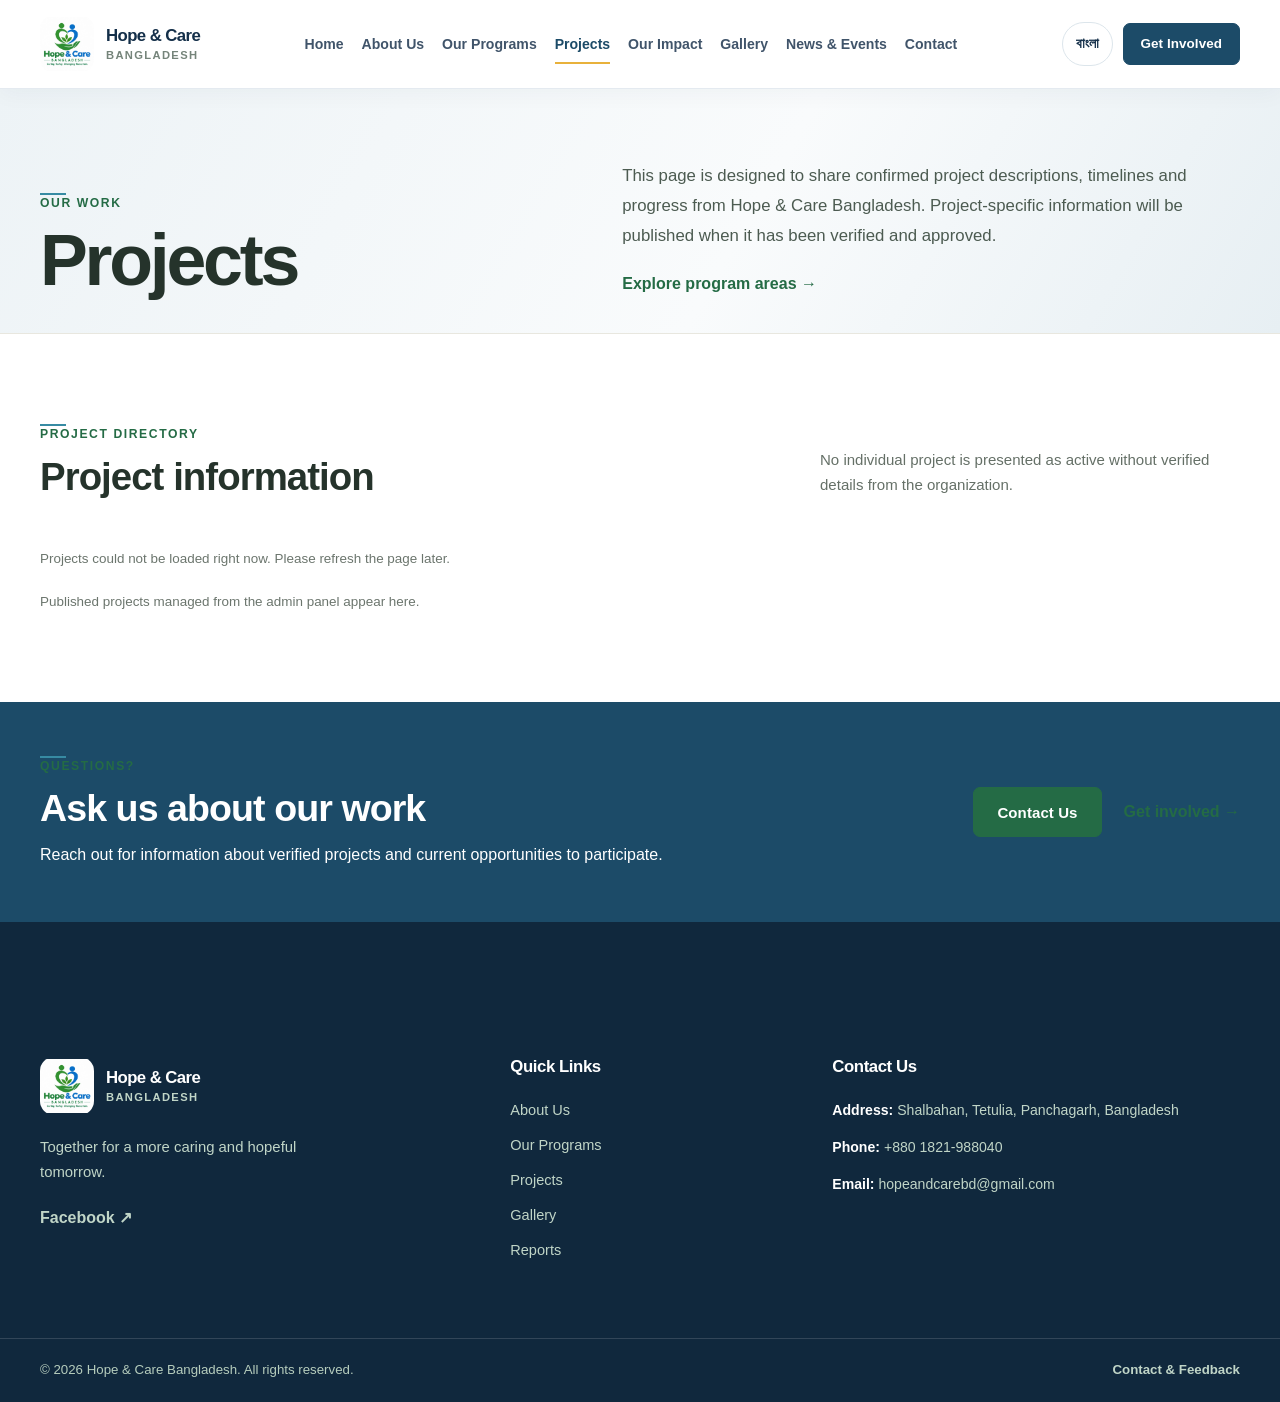
<file: projects.html>
<!DOCTYPE html>

<html lang="en">
<head>
<meta charset="utf-8"/>
<meta content="width=device-width, initial-scale=1.0" name="viewport"/>
<title>Projects | Hope &amp; Care Bangladesh</title>
<meta content="Explore projects and project updates from Hope &amp; Care Bangladesh." name="description"/>
<link href="assets/css/style.css" rel="stylesheet"/>
  <link rel="stylesheet" href="assets/css/international-ngo.css">
<script defer="" src="assets/js/language.js"></script>
<script defer="" src="assets/js/main.js"></script>
</head>
<body>
<a class="skip-link" data-bn="মূল কনটেন্টে যান" data-en="Skip to content" href="#main-content">Skip to content</a>
<header class="site-header">
<div class="container header-inner">
<a aria-label="Hope &amp; Care Bangladesh Home" class="brand" href="index.html">
<!-- Replace this placeholder with the official organization logo -->
<img alt="Hope &amp; Care Bangladesh logo" class="brand-logo" src="assets/images/logo.png"/>
<span class="brand-text">
<strong>Hope &amp; Care</strong>
<small>Bangladesh</small>
</span>
</a>
<button aria-controls="primary-navigation" aria-expanded="false" aria-label="Open navigation" class="menu-toggle" id="menu-toggle" type="button">
<span></span>
<span></span>
<span></span>
</button>
<nav aria-label="Main navigation" class="main-navigation" id="primary-navigation">
<a data-bn="হোম" data-en="Home" href="index.html">Home</a>
<a data-bn="আমাদের সম্পর্কে" data-en="About Us" href="about.html">About Us</a>
<a data-bn="আমাদের কার্যক্রম" data-en="Our Programs" href="programs.html">Our Programs</a>
<a aria-current="page" class="active" data-bn="প্রকল্প" data-en="Projects" href="projects.html">Projects</a>
<a data-bn="আমাদের অবদান" data-en="Our Impact" href="impact.html">Our Impact</a>
<a data-bn="গ্যালারি" data-en="Gallery" href="gallery.html">Gallery</a>
<a data-bn="সংবাদ ও ইভেন্ট" data-en="News &amp; Events" href="news.html">News &amp; Events</a>
<a data-bn="যোগাযোগ" data-en="Contact" href="contact.html">Contact</a>
</nav>
<div class="header-actions">
<button aria-label="Switch language" class="language-toggle" id="language-toggle" type="button">
          বাংলা
        </button>
<a class="button button-small" data-bn="যুক্ত হোন" data-en="Get Involved" href="volunteer.html">
          Get Involved
        </a>
</div>
</div>
</header>
<main id="main-content">
<section class="hc-page-intro hc-project-intro">
<div class="container hc-page-intro-grid">
<div>
<span class="eyebrow" data-bn="আমাদের কাজ" data-en="OUR WORK">OUR WORK</span>
<h1 data-bn="প্রকল্পসমূহ" data-en="Projects">Projects</h1>
</div>
<div class="hc-page-intro-copy">
<p data-bn="এই পৃষ্ঠায় Hope &amp; Care Bangladesh-এর নিশ্চিত প্রকল্পের বিবরণ, সময়সীমা ও অগ্রগতি তুলে ধরা হবে। যাচাই ও অনুমোদনের পর প্রকল্পভিত্তিক তথ্য প্রকাশ করা হবে।" data-en="This page is designed to share confirmed project descriptions, timelines and progress from Hope &amp; Care Bangladesh. Project-specific information will be published when it has been verified and approved.">This page is designed to share confirmed project descriptions, timelines and progress from Hope &amp; Care Bangladesh. Project-specific information will be published when it has been verified and approved.</p>
<a class="hc-text-link" data-bn="কার্যক্রমের ক্ষেত্র দেখুন →" data-en="Explore program areas →" href="programs.html">Explore program areas →</a>
</div>
</div>
</section>
<section class="section hc-project-directory" id="project-directory">
<div class="container">
<div class="hc-section-heading-row">
<div><span class="eyebrow" data-bn="প্রকল্পের তালিকা" data-en="PROJECT DIRECTORY">PROJECT DIRECTORY</span><h2 data-bn="প্রকল্পের তথ্য" data-en="Project information">Project information</h2></div>
<p data-bn="সংস্থার কাছ থেকে যাচাইকৃত তথ্য ছাড়া কোনো প্রকল্পকে চলমান হিসেবে দেখানো হচ্ছে না।" data-en="No individual project is presented as active without verified details from the organization.">No individual project is presented as active without verified details from the organization.</p>
</div>
<div class="hc-project-grid" id="live-project-grid"><p class="hc-content-note">Loading published projects…</p></div>
<p class="hc-content-note" id="project-load-note" data-bn="প্রকাশিত প্রকল্পগুলো এখানে দেখানো হবে।" data-en="Published projects managed from the admin panel appear here.">Published projects managed from the admin panel appear here.</p>
</div>
</section>
<section class="hc-bottom-cta">
<div class="container hc-bottom-cta-inner"><div><span class="eyebrow" data-bn="জিজ্ঞাসা আছে?" data-en="QUESTIONS?">QUESTIONS?</span><h2 data-bn="আমাদের কাজ সম্পর্কে জানুন" data-en="Ask us about our work">Ask us about our work</h2><p data-bn="যাচাইকৃত প্রকল্প ও অংশগ্রহণের বর্তমান সুযোগ সম্পর্কে জানতে যোগাযোগ করুন।" data-en="Reach out for information about verified projects and current opportunities to participate.">Reach out for information about verified projects and current opportunities to participate.</p></div><div class="hc-bottom-cta-actions"><a class="button" data-bn="যোগাযোগ করুন" data-en="Contact Us" href="contact.html">Contact Us</a><a class="hc-text-link" data-bn="যুক্ত হোন →" data-en="Get involved →" href="volunteer.html">Get involved →</a></div></div>
</section>
</main>
<footer class="site-footer">
<div class="container footer-grid">
<div class="footer-about">
<a class="brand footer-brand" href="index.html">
<img alt="Hope &amp; Care Bangladesh logo" class="brand-logo" src="assets/images/logo.png"/>
<span class="brand-text">
<strong>Hope &amp; Care</strong>
<small>Bangladesh</small>
</span>
</a>
<p data-bn="আরও মানবিক ও আশাব্যঞ্জক আগামীর জন্য একসাথে।" data-en="Together for a more caring and hopeful tomorrow.">
          Together for a more caring and hopeful tomorrow.
        </p>
<a href="https://www.facebook.com/hopeandcarebd" rel="noopener noreferrer" target="_blank">
          Facebook ↗
        </a>
</div>
<div class="footer-links">
<h3 data-bn="দরকারি লিংক" data-en="Quick Links">Quick Links</h3>
<a data-bn="আমাদের সম্পর্কে" data-en="About Us" href="about.html">About Us</a>
<a data-bn="আমাদের কার্যক্রম" data-en="Our Programs" href="programs.html">Our Programs</a>
<a data-bn="প্রকল্প" data-en="Projects" href="projects.html">Projects</a>
<a data-bn="গ্যালারি" data-en="Gallery" href="gallery.html">Gallery</a>
<a data-bn="প্রতিবেদন" data-en="Reports" href="reports.html">Reports</a>
</div>
<div class="footer-contact">
<h3 data-bn="যোগাযোগ করুন" data-en="Contact Us">Contact Us</h3>
<p>
<strong data-bn="ঠিকানা:" data-en="Address:">Address:</strong>
<span data-bn="শালবাহান, তেঁতুলিয়া, পঞ্চগড়, বাংলাদেশ" data-en="Shalbahan, Tetulia, Panchagarh, Bangladesh">
            Shalbahan, Tetulia, Panchagarh, Bangladesh
          </span>
</p>
<p>
<strong data-bn="ফোন:" data-en="Phone:">Phone:</strong>
<a href="tel:+8801821988040">+880 1821-988040</a>
</p>
<p>
<strong data-bn="ইমেইল:" data-en="Email:">Email:</strong>
<a href="mailto:hopeandcarebd@gmail.com">
            hopeandcarebd@gmail.com
          </a>
</p>
</div>
</div>
<div class="footer-bottom">
<div class="container footer-bottom-inner">
<p>
          © <span id="current-year">2026</span>
          Hope &amp; Care Bangladesh.
          <span data-bn="সর্বস্বত্ব সংরক্ষিত।" data-en="All rights reserved.">
            All rights reserved.
          </span>
</p>
<a data-bn="যোগাযোগ ও মতামত" data-en="Contact &amp; Feedback" href="contact.html">
          Contact &amp; Feedback
        </a>
</div>
</div>
</footer>
<script src="assets/js/config.js"></script>
<script src="assets/js/page-cms.js"></script>
<script src="assets/js/project-feed.js"></script>
</body>
</html>
</file>
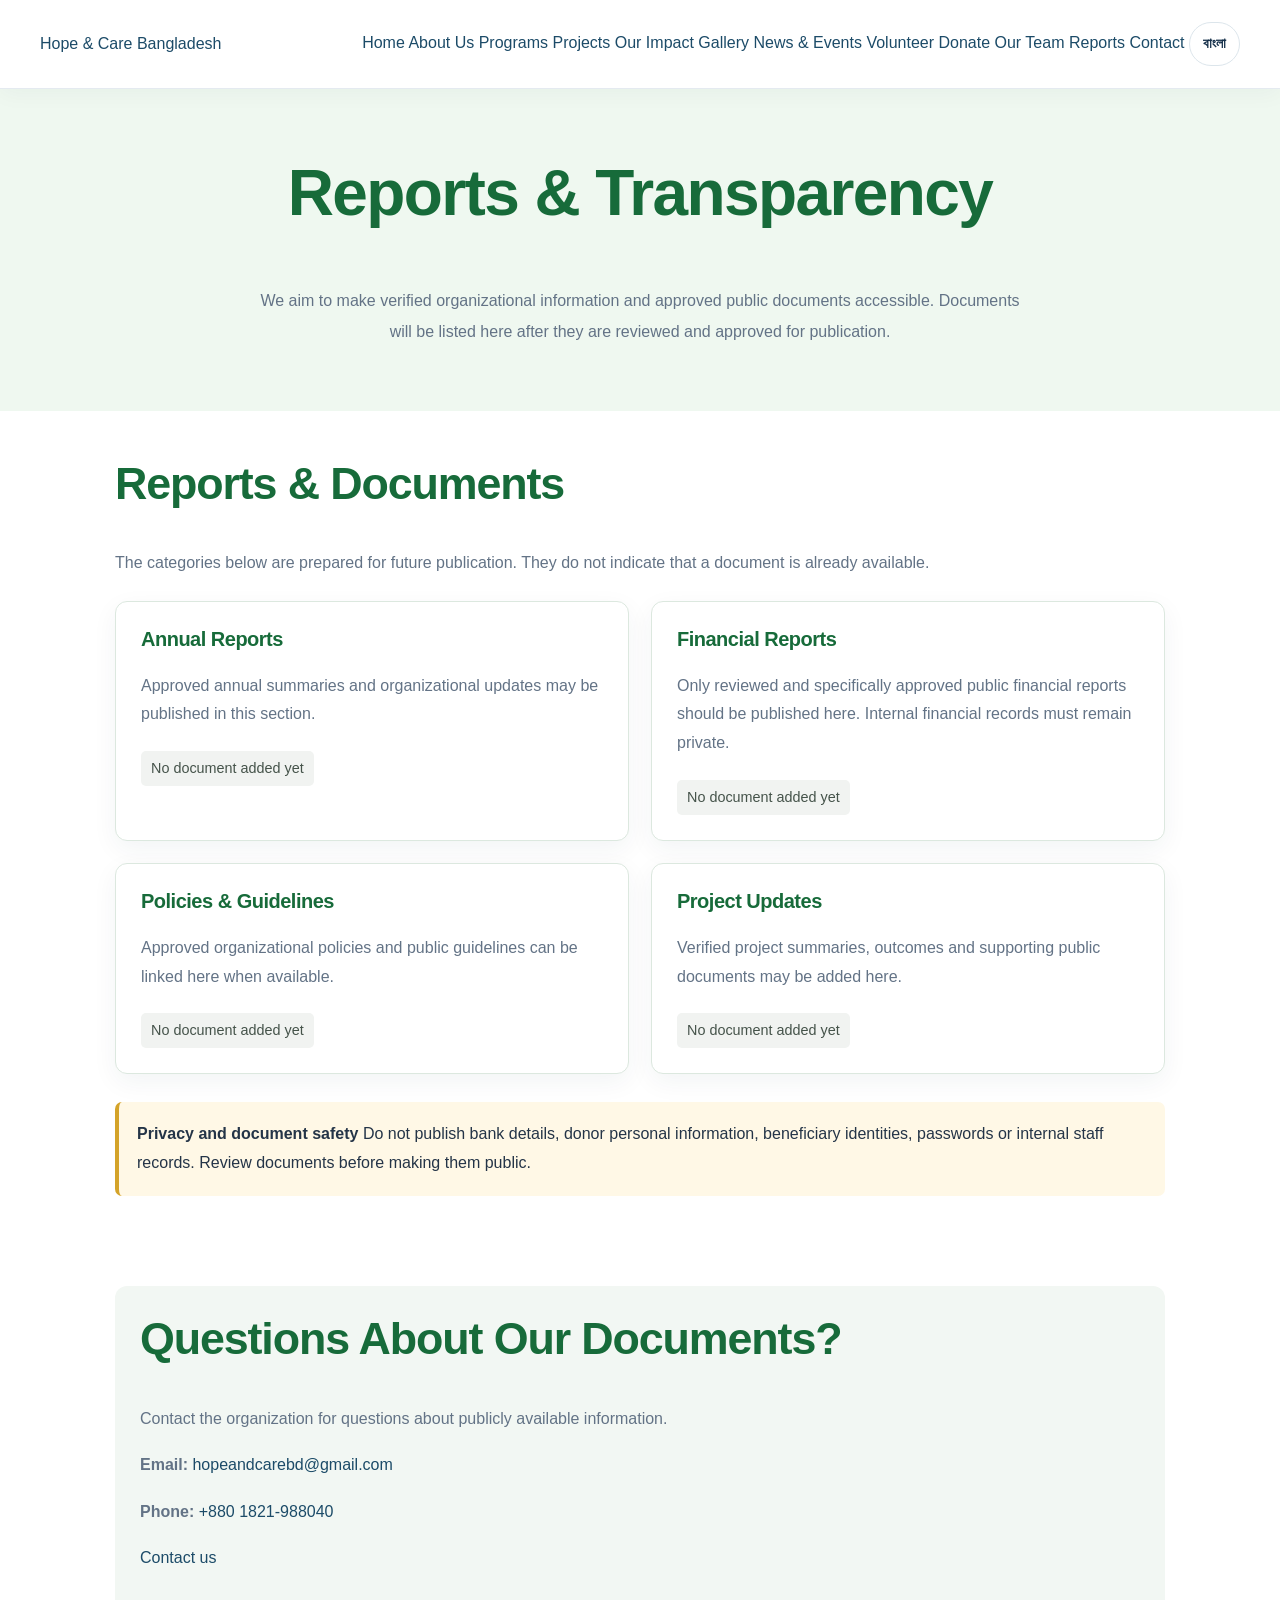
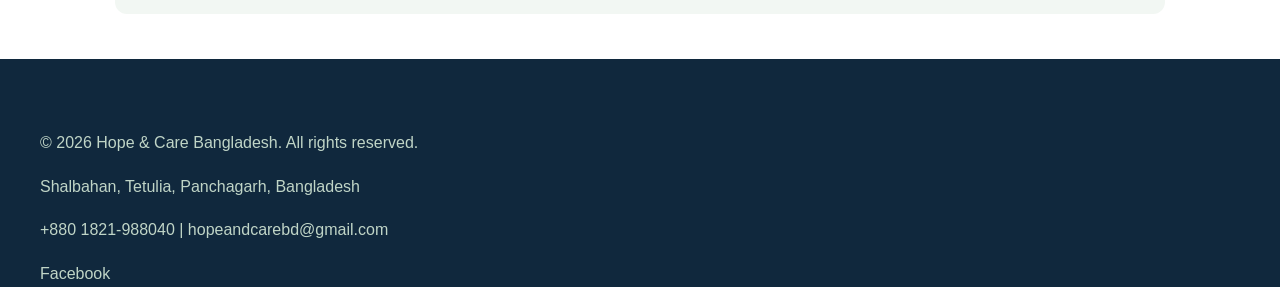
<file: reports.html>
<!DOCTYPE html>
<html lang="bn">
<head>
  <meta charset="UTF-8">
  <meta name="viewport" content="width=device-width, initial-scale=1.0">

  <title>Reports & Transparency | Hope &amp; Care Bangladesh</title>
  <meta
    name="description"
    content="Reports, policies and transparency information for Hope & Care Bangladesh."
  >

  <link rel="stylesheet" href="assets/css/style.css">
  <link rel="stylesheet" href="assets/css/international-ngo.css">

  <style>
    .reports-hero {
      padding: 64px 20px;
      text-align: center;
      background: #eff8f0;
    }

    .reports-container {
      width: min(100% - 40px, 1050px);
      margin: 0 auto;
    }

    .reports-hero h1,
    .reports-section h2 {
      color: #176b3a;
    }

    .reports-hero p {
      max-width: 760px;
      margin: 0 auto;
      line-height: 1.9;
    }

    .reports-section {
      padding: 45px 0;
    }

    .reports-section > p {
      line-height: 1.8;
    }

    .reports-grid {
      display: grid;
      grid-template-columns: repeat(2, minmax(0, 1fr));
      gap: 22px;
      margin-top: 24px;
    }

    .report-card {
      padding: 25px;
      border: 1px solid #dce8df;
      border-radius: 12px;
      background: #fff;
    }

    .report-card h3 {
      margin-top: 0;
      color: #176b3a;
    }

    .report-card p {
      line-height: 1.8;
    }

    .report-status {
      display: inline-block;
      margin-top: 6px;
      padding: 5px 10px;
      border-radius: 5px;
      background: #f1f3f1;
      color: #45534a;
      font-size: 0.9rem;
    }

    .transparency-note {
      margin-top: 28px;
      padding: 18px;
      border-left: 4px solid #d4a329;
      border-radius: 7px;
      background: #fff8e6;
      line-height: 1.8;
    }

    .reports-contact {
      padding: 25px;
      border-radius: 12px;
      background: #f2f7f3;
      line-height: 1.9;
    }

    @media (max-width: 650px) {
      .reports-grid {
        grid-template-columns: 1fr;
      }

      .reports-hero {
        padding: 45px 18px;
      }
    }
  </style>
</head>

<body>

  <header class="site-header">
    <div class="container header-inner">

      <a class="site-logo" href="index.html">
        Hope &amp; Care Bangladesh
      </a>

      <button
        class="menu-toggle"
        id="menu-toggle"
        type="button"
        aria-label="Open navigation menu"
        aria-expanded="false"
        aria-controls="primary-navigation"
      >
        <span></span>
        <span></span>
        <span></span>
      </button>

      <nav class="main-nav" id="primary-navigation">
        <a href="index.html" data-en="Home" data-bn="হোম">হোম</a>
        <a href="about.html" data-en="About Us" data-bn="আমাদের সম্পর্কে">আমাদের সম্পর্কে</a>
        <a href="programs.html" data-en="Programs" data-bn="কার্যক্রম">কার্যক্রম</a>
        <a href="projects.html" data-en="Projects" data-bn="প্রকল্প">প্রকল্প</a>
        <a href="impact.html" data-en="Our Impact" data-bn="আমাদের প্রভাব">আমাদের প্রভাব</a>
        <a href="gallery.html" data-en="Gallery" data-bn="গ্যালারি">গ্যালারি</a>
        <a href="news.html" data-en="News & Events" data-bn="খবর ও ইভেন্ট">খবর ও ইভেন্ট</a>
        <a href="volunteer.html" data-en="Volunteer" data-bn="স্বেচ্ছাসেবক">স্বেচ্ছাসেবক</a>
        <a href="donate.html" data-en="Donate" data-bn="অনুদান">অনুদান</a>
        <a href="team.html" data-en="Our Team" data-bn="আমাদের টিম">আমাদের টিম</a>
        <a href="reports.html" aria-current="page" data-en="Reports" data-bn="প্রতিবেদন">প্রতিবেদন</a>
        <a href="contact.html" data-en="Contact" data-bn="যোগাযোগ">যোগাযোগ</a>

        <button
          type="button"
          id="language-toggle"
          class="language-toggle"
          aria-label="Switch language"
        >English</button>
      </nav>

    </div>
  </header>

  <main>

    <section class="reports-hero">
      <div class="reports-container">
        <h1
          data-en="Reports & Transparency"
          data-bn="প্রতিবেদন ও স্বচ্ছতা"
        >প্রতিবেদন ও স্বচ্ছতা</h1>

        <p
          data-en="We aim to make verified organizational information and approved public documents accessible. Documents will be listed here after they are reviewed and approved for publication."
          data-bn="যাচাই করা সাংগঠনিক তথ্য ও প্রকাশের অনুমোদন পাওয়া নথি সবার কাছে সহজলভ্য করার লক্ষ্য রয়েছে। পর্যালোচনা ও প্রকাশের অনুমোদনের পর নথিগুলো এখানে যুক্ত করা হবে।"
        >
          যাচাই করা সাংগঠনিক তথ্য ও প্রকাশের অনুমোদন পাওয়া নথি সবার কাছে সহজলভ্য করার লক্ষ্য রয়েছে। পর্যালোচনা ও প্রকাশের অনুমোদনের পর নথিগুলো এখানে যুক্ত করা হবে।
        </p>
      </div>
    </section>

    <section class="reports-section">
      <div class="reports-container">

        <h2 data-en="Reports & Documents" data-bn="প্রতিবেদন ও নথি">
          প্রতিবেদন ও নথি
        </h2>

        <p
          data-en="The categories below are prepared for future publication. They do not indicate that a document is already available."
          data-bn="নিচের বিভাগগুলো ভবিষ্যতে নথি প্রকাশের জন্য তৈরি করা হয়েছে। এগুলো দেখে কোনো প্রতিবেদন বর্তমানে প্রকাশিত আছে বলে ধরে নেওয়া যাবে না।"
        >
          নিচের বিভাগগুলো ভবিষ্যতে নথি প্রকাশের জন্য তৈরি করা হয়েছে। এগুলো দেখে কোনো প্রতিবেদন বর্তমানে প্রকাশিত আছে বলে ধরে নেওয়া যাবে না।
        </p>

        <div class="reports-grid">

          <article class="report-card">
            <h3 data-en="Annual Reports" data-bn="বার্ষিক প্রতিবেদন">
              বার্ষিক প্রতিবেদন
            </h3>
            <p
              data-en="Approved annual summaries and organizational updates may be published in this section."
              data-bn="অনুমোদিত বার্ষিক সারসংক্ষেপ ও সাংগঠনিক হালনাগাদ এখানে প্রকাশ করা যেতে পারে।"
            >
              অনুমোদিত বার্ষিক সারসংক্ষেপ ও সাংগঠনিক হালনাগাদ এখানে প্রকাশ করা যেতে পারে।
            </p>
            <span class="report-status" data-en="No document added yet" data-bn="এখনো নথি যোগ করা হয়নি">
              এখনো নথি যোগ করা হয়নি
            </span>
          </article>

          <article class="report-card">
            <h3 data-en="Financial Reports" data-bn="আর্থিক প্রতিবেদন">
              আর্থিক প্রতিবেদন
            </h3>
            <p
              data-en="Only reviewed and specifically approved public financial reports should be published here. Internal financial records must remain private."
              data-bn="পর্যালোচনা ও প্রকাশের জন্য অনুমোদিত আর্থিক প্রতিবেদনই শুধু এখানে প্রকাশ করা উচিত। অভ্যন্তরীণ আর্থিক নথি ব্যক্তিগত ও সুরক্ষিত রাখতে হবে।"
            >
              পর্যালোচনা ও প্রকাশের জন্য অনুমোদিত আর্থিক প্রতিবেদনই শুধু এখানে প্রকাশ করা উচিত। অভ্যন্তরীণ আর্থিক নথি ব্যক্তিগত ও সুরক্ষিত রাখতে হবে।
            </p>
            <span class="report-status" data-en="No document added yet" data-bn="এখনো নথি যোগ করা হয়নি">
              এখনো নথি যোগ করা হয়নি
            </span>
          </article>

          <article class="report-card">
            <h3 data-en="Policies & Guidelines" data-bn="নীতিমালা ও নির্দেশিকা">
              নীতিমালা ও নির্দেশিকা
            </h3>
            <p
              data-en="Approved organizational policies and public guidelines can be linked here when available."
              data-bn="অনুমোদিত সাংগঠনিক নীতিমালা ও প্রকাশযোগ্য নির্দেশিকা পাওয়া গেলে এখানে লিংক যোগ করা যাবে।"
            >
              অনুমোদিত সাংগঠনিক নীতিমালা ও প্রকাশযোগ্য নির্দেশিকা পাওয়া গেলে এখানে লিংক যোগ করা যাবে।
            </p>
            <span class="report-status" data-en="No document added yet" data-bn="এখনো নথি যোগ করা হয়নি">
              এখনো নথি যোগ করা হয়নি
            </span>
          </article>

          <article class="report-card">
            <h3 data-en="Project Updates" data-bn="প্রকল্পের অগ্রগতি">
              প্রকল্পের অগ্রগতি
            </h3>
            <p
              data-en="Verified project summaries, outcomes and supporting public documents may be added here."
              data-bn="যাচাই করা প্রকল্পের সারসংক্ষেপ, ফলাফল ও প্রকাশযোগ্য সহায়ক নথি এখানে যোগ করা যেতে পারে।"
            >
              যাচাই করা প্রকল্পের সারসংক্ষেপ, ফলাফল ও প্রকাশযোগ্য সহায়ক নথি এখানে যোগ করা যেতে পারে।
            </p>
            <span class="report-status" data-en="No document added yet" data-bn="এখনো নথি যোগ করা হয়নি">
              এখনো নথি যোগ করা হয়নি
            </span>
          </article>

        </div>

        <div class="transparency-note">
          <strong
            data-en="Privacy and document safety"
            data-bn="গোপনীয়তা ও নথির নিরাপত্তা"
          >গোপনীয়তা ও নথির নিরাপত্তা</strong>
          <span
            data-en="Do not publish bank details, donor personal information, beneficiary identities, passwords or internal staff records. Review documents before making them public."
            data-bn="ব্যাংক তথ্য, দাতার ব্যক্তিগত তথ্য, উপকারভোগীর পরিচয়, পাসওয়ার্ড বা কর্মীদের অভ্যন্তরীণ নথি প্রকাশ করবেন না। কোনো নথি প্রকাশের আগে তা যাচাই করুন।"
          >
            ব্যাংক তথ্য, দাতার ব্যক্তিগত তথ্য, উপকারভোগীর পরিচয়, পাসওয়ার্ড বা কর্মীদের অভ্যন্তরীণ নথি প্রকাশ করবেন না। কোনো নথি প্রকাশের আগে তা যাচাই করুন।
          </span>
        </div>

      </div>
    </section>

    <section class="reports-section">
      <div class="reports-container">
        <div class="reports-contact">

          <h2 data-en="Questions About Our Documents?" data-bn="আমাদের নথি সম্পর্কে প্রশ্ন আছে?">
            আমাদের নথি সম্পর্কে প্রশ্ন আছে?
          </h2>

          <p
            data-en="Contact the organization for questions about publicly available information."
            data-bn="প্রকাশযোগ্য তথ্য সম্পর্কে জানতে সংগঠনের সঙ্গে যোগাযোগ করুন।"
          >
            প্রকাশযোগ্য তথ্য সম্পর্কে জানতে সংগঠনের সঙ্গে যোগাযোগ করুন।
          </p>

          <p>
            <strong data-en="Email:" data-bn="ইমেইল:">ইমেইল:</strong>
            <a href="mailto:hopeandcarebd@gmail.com">hopeandcarebd@gmail.com</a>
          </p>

          <p>
            <strong data-en="Phone:" data-bn="ফোন:">ফোন:</strong>
            <a href="tel:+8801821988040">+880 1821-988040</a>
          </p>

          <p>
            <a href="contact.html" data-en="Contact us" data-bn="যোগাযোগ করুন">
              যোগাযোগ করুন
            </a>
          </p>

        </div>
      </div>
    </section>

  </main>

  <footer class="site-footer">
    <div class="container footer-inner">
      <p>
        © <span id="current-year"></span>
        Hope &amp; Care Bangladesh.
        <span data-en="All rights reserved." data-bn="সর্বস্বত্ব সংরক্ষিত।">
          সর্বস্বত্ব সংরক্ষিত।
        </span>
      </p>

      <p>Shalbahan, Tetulia, Panchagarh, Bangladesh</p>

      <p>
        <a href="tel:+8801821988040">+880 1821-988040</a>
        |
        <a href="mailto:hopeandcarebd@gmail.com">hopeandcarebd@gmail.com</a>
      </p>

      <p>
        <a
          href="https://www.facebook.com/hopeandcarebd"
          target="_blank"
          rel="noopener noreferrer"
        >Facebook</a>
      </p>
    </div>
  </footer>

  <script src="assets/js/language.js"></script>
  <script src="assets/js/main.js"></script>

<script src="assets/js/config.js"></script>
<script src="assets/js/page-cms.js"></script>
</body>
</html>
</file>
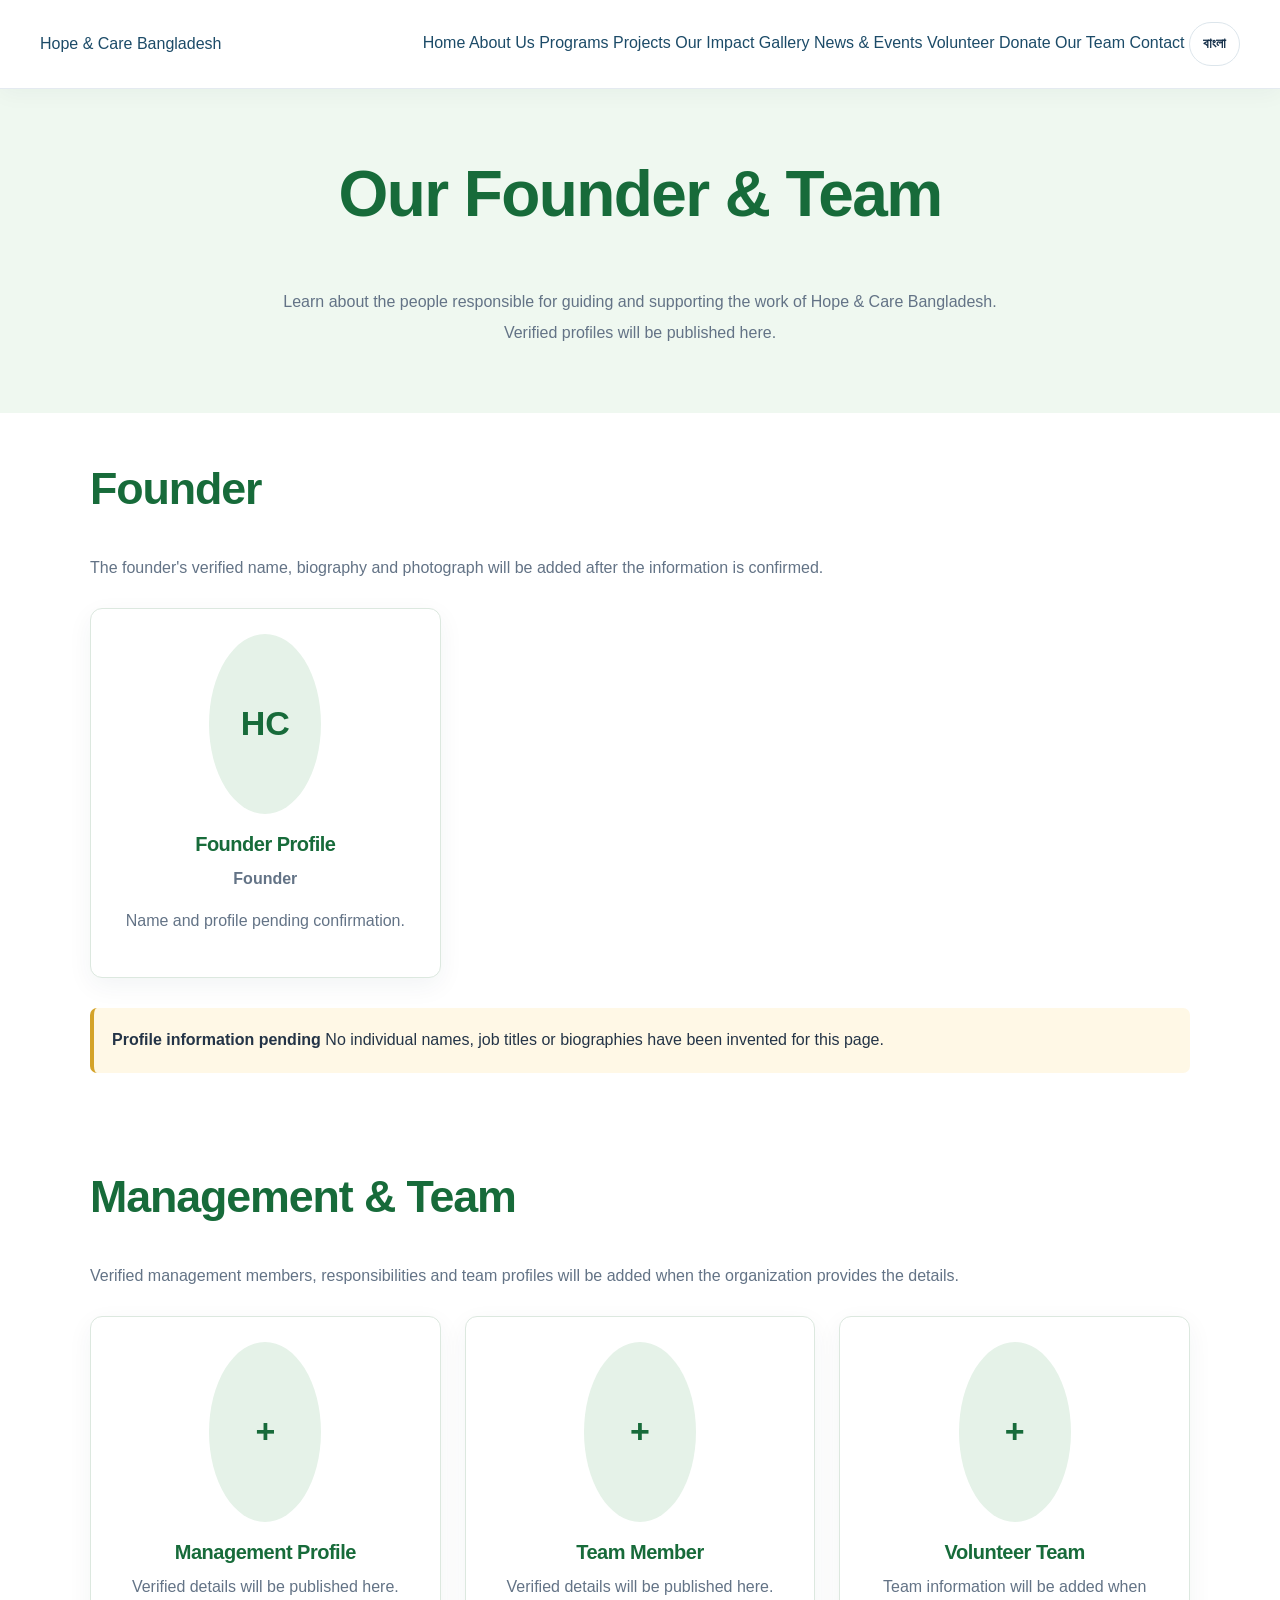
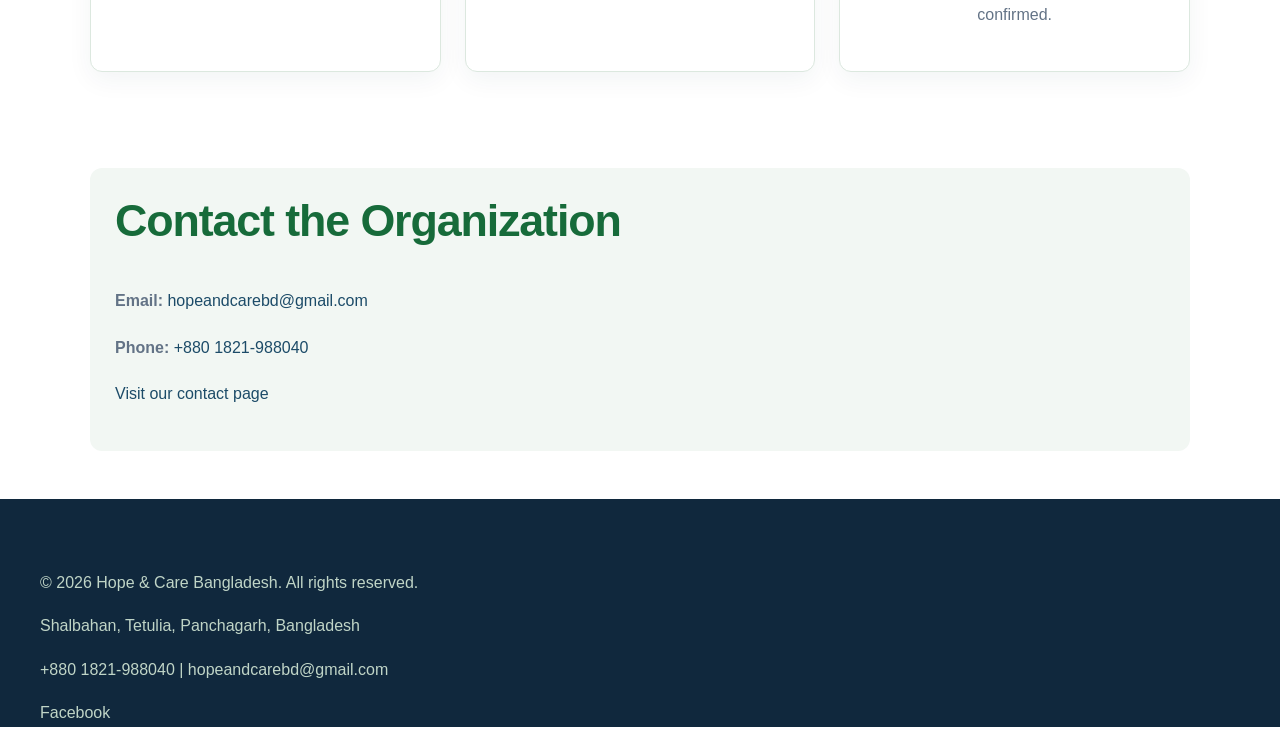
<file: team.html>
<!DOCTYPE html>
<html lang="bn">
<head>
  <meta charset="UTF-8">
  <meta name="viewport" content="width=device-width, initial-scale=1.0">

  <title>Our Team | Hope &amp; Care Bangladesh</title>
  <meta
    name="description"
    content="Meet the founder, management and team of Hope & Care Bangladesh."
  >

  <link rel="stylesheet" href="assets/css/style.css">
  <link rel="stylesheet" href="assets/css/international-ngo.css">

  <style>
    .team-hero {
      padding: 65px 20px;
      text-align: center;
      background: #eff8f0;
    }

    .team-container {
      width: min(100% - 40px, 1100px);
      margin: 0 auto;
    }

    .team-hero h1,
    .team-section h2 {
      color: #176b3a;
    }

    .team-hero p {
      max-width: 760px;
      margin: 0 auto;
      line-height: 1.9;
    }

    .team-section {
      padding: 48px 0;
    }

    .team-section > p {
      line-height: 1.8;
    }

    .team-grid {
      display: grid;
      grid-template-columns: repeat(3, minmax(0, 1fr));
      gap: 24px;
      margin-top: 26px;
    }

    .team-card {
      padding: 25px;
      border: 1px solid #dce8df;
      border-radius: 12px;
      background: #fff;
      text-align: center;
    }

    .team-photo-placeholder {
      display: flex;
      align-items: center;
      justify-content: center;
      width: 112px;
      height: 112px;
      margin: 0 auto 18px;
      border-radius: 50%;
      background: #e5f2e8;
      color: #176b3a;
      font-size: 34px;
      font-weight: 700;
    }

    .team-card h3 {
      margin: 0 0 8px;
      color: #176b3a;
    }

    .team-role {
      margin: 0 0 14px;
      font-weight: 600;
    }

    .team-card p {
      line-height: 1.8;
    }

    .team-notice {
      margin-top: 30px;
      padding: 18px;
      border-left: 4px solid #d4a329;
      border-radius: 7px;
      background: #fff8e6;
      line-height: 1.8;
    }

    .team-contact {
      padding: 25px;
      border-radius: 12px;
      background: #f2f7f3;
      line-height: 1.9;
    }

    @media (max-width: 800px) {
      .team-grid {
        grid-template-columns: repeat(2, minmax(0, 1fr));
      }
    }

    @media (max-width: 540px) {
      .team-grid {
        grid-template-columns: 1fr;
      }

      .team-hero {
        padding: 45px 18px;
      }
    }
  </style>
</head>

<body>

  <header class="site-header">
    <div class="container header-inner">

      <a class="site-logo" href="index.html">
        Hope &amp; Care Bangladesh
      </a>

      <button
        class="menu-toggle"
        id="menu-toggle"
        type="button"
        aria-label="Open navigation menu"
        aria-expanded="false"
        aria-controls="primary-navigation"
      >
        <span></span>
        <span></span>
        <span></span>
      </button>

      <nav class="main-nav" id="primary-navigation">
        <a href="index.html" data-en="Home" data-bn="হোম">হোম</a>
        <a href="about.html" data-en="About Us" data-bn="আমাদের সম্পর্কে">আমাদের সম্পর্কে</a>
        <a href="programs.html" data-en="Programs" data-bn="কার্যক্রম">কার্যক্রম</a>
        <a href="projects.html" data-en="Projects" data-bn="প্রকল্প">প্রকল্প</a>
        <a href="impact.html" data-en="Our Impact" data-bn="আমাদের প্রভাব">আমাদের প্রভাব</a>
        <a href="gallery.html" data-en="Gallery" data-bn="গ্যালারি">গ্যালারি</a>
        <a href="news.html" data-en="News & Events" data-bn="খবর ও ইভেন্ট">খবর ও ইভেন্ট</a>
        <a href="volunteer.html" data-en="Volunteer" data-bn="স্বেচ্ছাসেবক">স্বেচ্ছাসেবক</a>
        <a href="donate.html" data-en="Donate" data-bn="অনুদান">অনুদান</a>
        <a href="team.html" aria-current="page" data-en="Our Team" data-bn="আমাদের টিম">আমাদের টিম</a>
        <a href="contact.html" data-en="Contact" data-bn="যোগাযোগ">যোগাযোগ</a>

        <button
          type="button"
          id="language-toggle"
          class="language-toggle"
          aria-label="Switch language"
        >English</button>
      </nav>

    </div>
  </header>

  <main>

    <section class="team-hero">
      <div class="team-container">
        <h1 data-en="Our Founder & Team" data-bn="আমাদের প্রতিষ্ঠাতা ও টিম">
          আমাদের প্রতিষ্ঠাতা ও টিম
        </h1>

        <p
          data-en="Learn about the people responsible for guiding and supporting the work of Hope & Care Bangladesh. Verified profiles will be published here."
          data-bn="Hope & Care Bangladesh-এর কাজ পরিচালনা ও সহযোগিতার সঙ্গে যুক্ত ব্যক্তিদের সম্পর্কে জানুন। যাচাই করা পরিচিতি এখানে প্রকাশ করা হবে।"
        >
          Hope & Care Bangladesh-এর কাজ পরিচালনা ও সহযোগিতার সঙ্গে যুক্ত ব্যক্তিদের সম্পর্কে জানুন। যাচাই করা পরিচিতি এখানে প্রকাশ করা হবে।
        </p>
      </div>
    </section>

    <section class="team-section">
      <div class="team-container">

        <h2 data-en="Founder" data-bn="প্রতিষ্ঠাতা">প্রতিষ্ঠাতা</h2>

        <p
          data-en="The founder's verified name, biography and photograph will be added after the information is confirmed."
          data-bn="প্রতিষ্ঠাতার যাচাই করা নাম, পরিচিতি ও ছবি নিশ্চিত হওয়ার পর এখানে যোগ করা হবে।"
        >
          প্রতিষ্ঠাতার যাচাই করা নাম, পরিচিতি ও ছবি নিশ্চিত হওয়ার পর এখানে যোগ করা হবে।
        </p>

        <div class="team-grid">

          <article class="team-card">
            <div class="team-photo-placeholder" aria-hidden="true">HC</div>
            <h3 data-en="Founder Profile" data-bn="প্রতিষ্ঠাতার পরিচিতি">
              প্রতিষ্ঠাতার পরিচিতি
            </h3>
            <p class="team-role" data-en="Founder" data-bn="প্রতিষ্ঠাতা">
              প্রতিষ্ঠাতা
            </p>
            <p
              data-en="Name and profile pending confirmation."
              data-bn="নাম ও পরিচিতি নিশ্চিত হওয়ার অপেক্ষায়।"
            >
              নাম ও পরিচিতি নিশ্চিত হওয়ার অপেক্ষায়।
            </p>
          </article>

        </div>

        <div class="team-notice">
          <strong
            data-en="Profile information pending"
            data-bn="পরিচিতির তথ্য এখনো যোগ করা হয়নি"
          >পরিচিতির তথ্য এখনো যোগ করা হয়নি</strong>
          <span
            data-en="No individual names, job titles or biographies have been invented for this page."
            data-bn="এই পেজে কোনো ব্যক্তির নাম, পদবি বা জীবনী অনুমান করে যোগ করা হয়নি।"
          >
            এই পেজে কোনো ব্যক্তির নাম, পদবি বা জীবনী অনুমান করে যোগ করা হয়নি।
          </span>
        </div>

      </div>
    </section>

    <section class="team-section">
      <div class="team-container">

        <h2 data-en="Management & Team" data-bn="ব্যবস্থাপনা ও টিম">
          ব্যবস্থাপনা ও টিম
        </h2>

        <p
          data-en="Verified management members, responsibilities and team profiles will be added when the organization provides the details."
          data-bn="সংগঠন থেকে তথ্য পাওয়া গেলে যাচাই করা ব্যবস্থাপনা সদস্যদের নাম, দায়িত্ব ও টিম পরিচিতি এখানে যোগ করা হবে।"
        >
          সংগঠন থেকে তথ্য পাওয়া গেলে যাচাই করা ব্যবস্থাপনা সদস্যদের নাম, দায়িত্ব ও টিম পরিচিতি এখানে যোগ করা হবে।
        </p>

        <div class="team-grid" id="hc-team-directory" aria-live="polite">

          <article class="team-card">
            <div class="team-photo-placeholder" aria-hidden="true">+</div>
            <h3 data-en="Management Profile" data-bn="ব্যবস্থাপনা সদস্য">
              ব্যবস্থাপনা সদস্য
            </h3>
            <p
              data-en="Verified details will be published here."
              data-bn="যাচাই করা তথ্য এখানে প্রকাশ করা হবে।"
            >
              যাচাই করা তথ্য এখানে প্রকাশ করা হবে।
            </p>
          </article>

          <article class="team-card">
            <div class="team-photo-placeholder" aria-hidden="true">+</div>
            <h3 data-en="Team Member" data-bn="টিম সদস্য">
              টিম সদস্য
            </h3>
            <p
              data-en="Verified details will be published here."
              data-bn="যাচাই করা তথ্য এখানে প্রকাশ করা হবে।"
            >
              যাচাই করা তথ্য এখানে প্রকাশ করা হবে।
            </p>
          </article>

          <article class="team-card">
            <div class="team-photo-placeholder" aria-hidden="true">+</div>
            <h3 data-en="Volunteer Team" data-bn="স্বেচ্ছাসেবক টিম">
              স্বেচ্ছাসেবক টিম
            </h3>
            <p
              data-en="Team information will be added when confirmed."
              data-bn="তথ্য নিশ্চিত হলে টিমের পরিচিতি যোগ করা হবে।"
            >
              তথ্য নিশ্চিত হলে টিমের পরিচিতি যোগ করা হবে।
            </p>
          </article>

        </div>

      </div>
    </section>

    <section class="team-section">
      <div class="team-container">
        <div class="team-contact">

          <h2 data-en="Contact the Organization" data-bn="সংগঠনের সঙ্গে যোগাযোগ">
            সংগঠনের সঙ্গে যোগাযোগ
          </h2>

          <p>
            <strong data-en="Email:" data-bn="ইমেইল:">ইমেইল:</strong>
            <a href="mailto:hopeandcarebd@gmail.com">hopeandcarebd@gmail.com</a>
          </p>

          <p>
            <strong data-en="Phone:" data-bn="ফোন:">ফোন:</strong>
            <a href="tel:+8801821988040">+880 1821-988040</a>
          </p>

          <p>
            <a
              href="contact.html"
              data-en="Visit our contact page"
              data-bn="যোগাযোগ পেজ দেখুন"
            >যোগাযোগ পেজ দেখুন</a>
          </p>

        </div>
      </div>
    </section>

  </main>

  <footer class="site-footer">
    <div class="container footer-inner">
      <p>
        © <span id="current-year"></span>
        Hope &amp; Care Bangladesh.
        <span data-en="All rights reserved." data-bn="সর্বস্বত্ব সংরক্ষিত।">
          সর্বস্বত্ব সংরক্ষিত।
        </span>
      </p>

      <p>Shalbahan, Tetulia, Panchagarh, Bangladesh</p>

      <p>
        <a href="tel:+8801821988040">+880 1821-988040</a>
        |
        <a href="mailto:hopeandcarebd@gmail.com">hopeandcarebd@gmail.com</a>
      </p>

      <p>
        <a
          href="https://www.facebook.com/hopeandcarebd"
          target="_blank"
          rel="noopener noreferrer"
        >Facebook</a>
      </p>
    </div>
  </footer>

  <script src="assets/js/language.js"></script>
  <script src="assets/js/main.js"></script>

<script src="assets/js/config.js"></script>
<script src="assets/js/page-cms.js"></script>
<script src="assets/js/team-feed.js"></script>
</body>
</html>
</file>
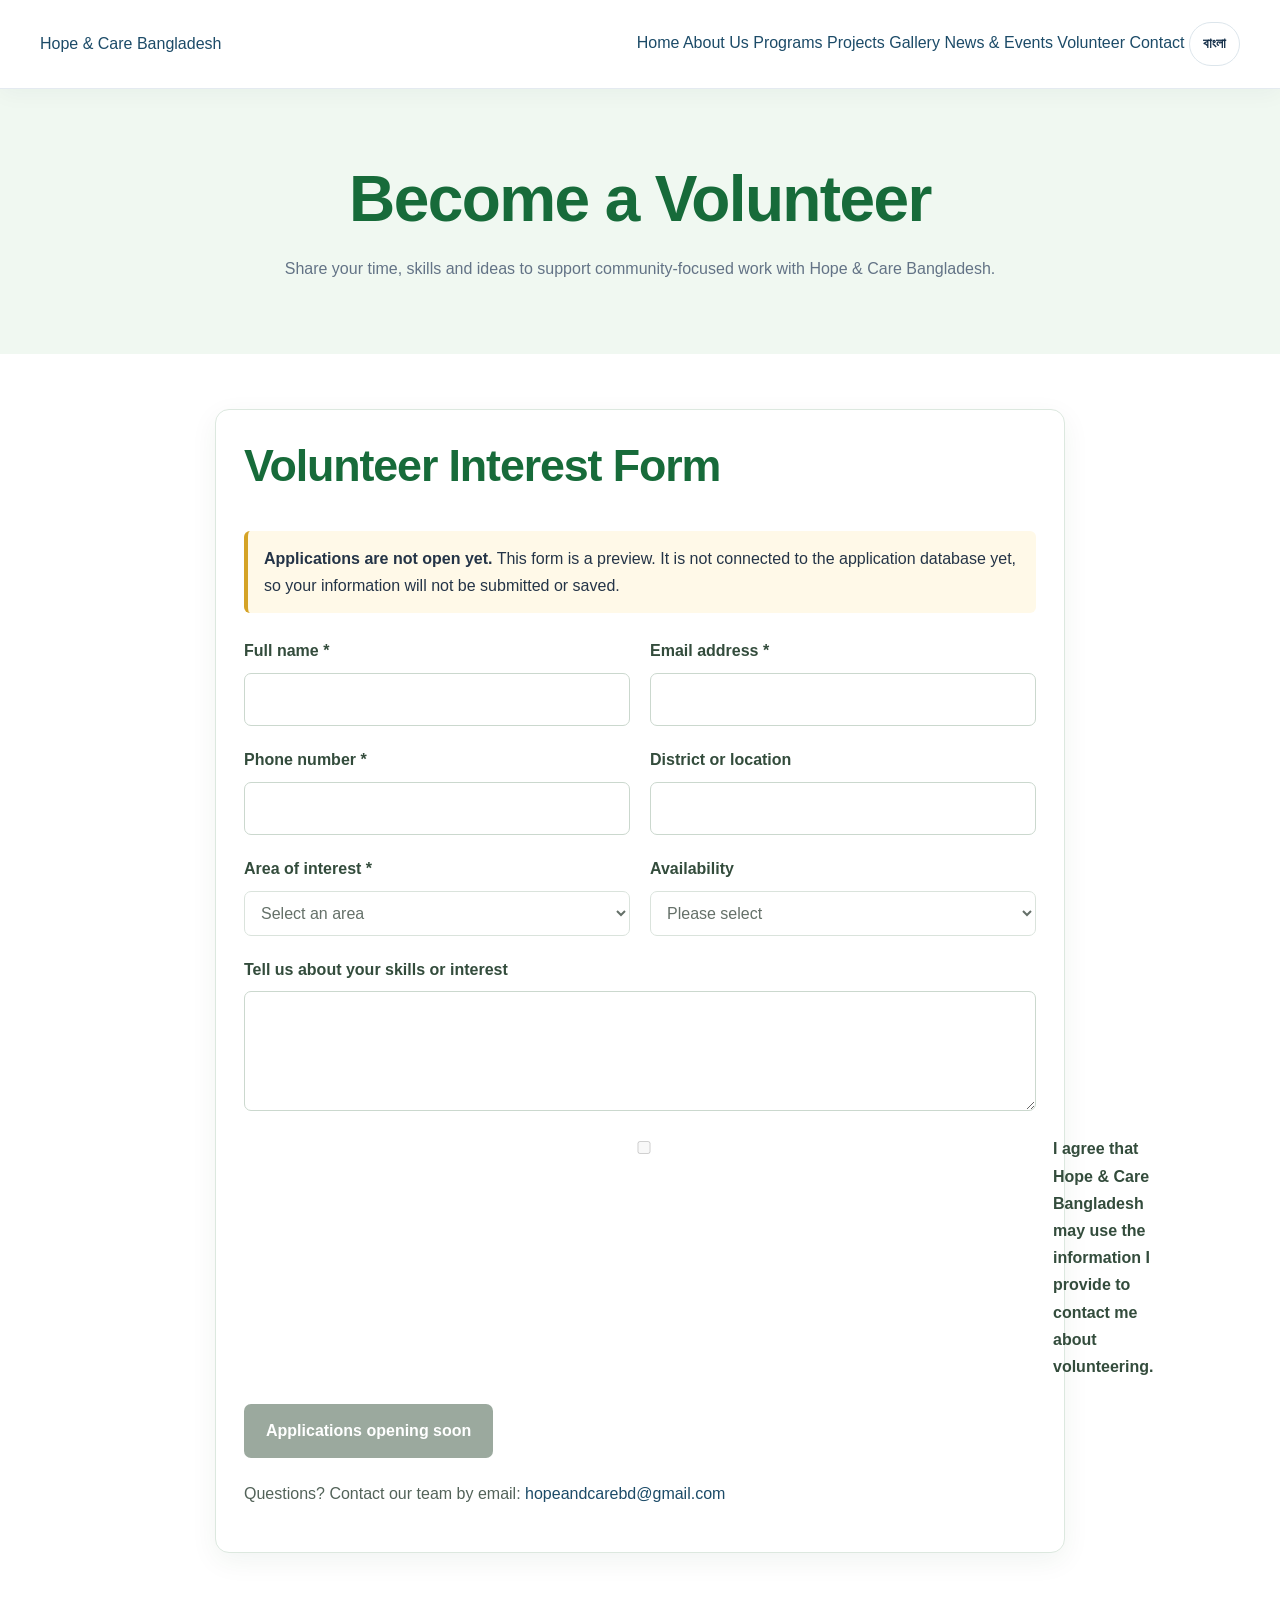
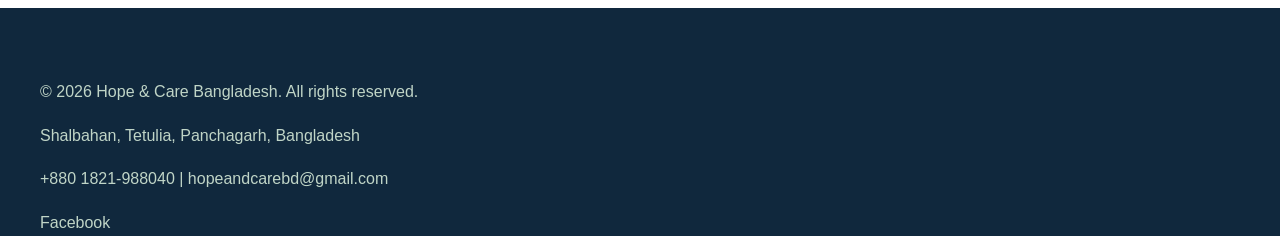
<file: volunteer.html>
<!DOCTYPE html>
<html lang="bn">
<head>
  <meta charset="UTF-8">
  <meta name="viewport" content="width=device-width, initial-scale=1.0">

  <title>Become a Volunteer | Hope & Care Bangladesh</title>

  <meta
    name="description"
    content="Join Hope & Care Bangladesh as a volunteer and learn how you can contribute to community development."
  >

  <link rel="stylesheet" href="assets/css/style.css">
  <link rel="stylesheet" href="assets/css/international-ngo.css">

  <style>
    .volunteer-hero {
      padding: 70px 20px;
      text-align: center;
      background: #f0f8f1;
    }

    .volunteer-hero h1 {
      margin-bottom: 16px;
      color: #176b3a;
    }

    .volunteer-hero p {
      max-width: 720px;
      margin: 0 auto;
      line-height: 1.8;
    }

    .volunteer-section {
      padding: 55px 20px;
    }

    .volunteer-container {
      max-width: 850px;
      margin: 0 auto;
    }

    .volunteer-form {
      padding: 28px;
      border: 1px solid #dce8df;
      border-radius: 14px;
      background: #fff;
      box-shadow: 0 8px 28px rgba(20, 70, 40, 0.06);
    }

    .volunteer-form h2 {
      margin-top: 0;
      color: #176b3a;
    }

    .form-notice {
      margin-bottom: 24px;
      padding: 14px 16px;
      border-left: 4px solid #d5a326;
      border-radius: 6px;
      background: #fff9e8;
      line-height: 1.7;
    }

    .form-grid {
      display: grid;
      grid-template-columns: repeat(2, minmax(0, 1fr));
      gap: 20px;
    }

    .form-field {
      display: flex;
      flex-direction: column;
      gap: 8px;
      min-width: 0;
    }

    .form-field.full-width {
      grid-column: 1 / -1;
    }

    .form-field label {
      font-weight: 600;
    }

    .form-field input,
    .form-field select,
    .form-field textarea {
      width: 100%;
      box-sizing: border-box;
      padding: 12px;
      border: 1px solid #cbd8ce;
      border-radius: 7px;
      background: #fff;
      color: #24352a;
      font: inherit;
    }

    .form-field input:focus,
    .form-field select:focus,
    .form-field textarea:focus {
      outline: 2px solid #2c8b50;
      outline-offset: 2px;
    }

    .form-field textarea {
      min-height: 120px;
      resize: vertical;
    }

    .consent-row {
      display: flex;
      align-items: flex-start;
      gap: 10px;
      margin: 24px 0;
      line-height: 1.7;
    }

    .consent-row input {
      margin-top: 6px;
      flex-shrink: 0;
    }

    .submit-button {
      padding: 13px 22px;
      border: 0;
      border-radius: 7px;
      background: #8a9b8e;
      color: #fff;
      font: inherit;
      font-weight: 700;
      cursor: not-allowed;
      opacity: 0.85;
    }

    .volunteer-help {
      margin-top: 22px;
      line-height: 1.8;
      color: #536359;
    }

    @media (max-width: 600px) {
      .form-grid {
        grid-template-columns: 1fr;
      }

      .volunteer-form {
        padding: 20px;
      }

      .volunteer-hero {
        padding: 48px 18px;
      }
    }
  </style>
</head>

<body>

  <header class="site-header">
    <div class="container header-inner">

      <a class="site-logo" href="index.html">
        Hope &amp; Care Bangladesh
      </a>

      <button
        class="menu-toggle"
        id="menu-toggle"
        type="button"
        aria-label="Open navigation menu"
        aria-expanded="false"
        aria-controls="primary-navigation"
      >
        <span></span>
        <span></span>
        <span></span>
      </button>

      <nav class="main-nav" id="primary-navigation">
        <a href="index.html" data-en="Home" data-bn="হোম">হোম</a>
        <a href="about.html" data-en="About Us" data-bn="আমাদের সম্পর্কে">আমাদের সম্পর্কে</a>
        <a href="programs.html" data-en="Programs" data-bn="কার্যক্রম">কার্যক্রম</a>
        <a href="projects.html" data-en="Projects" data-bn="প্রকল্প">প্রকল্প</a>
        <a href="gallery.html" data-en="Gallery" data-bn="গ্যালারি">গ্যালারি</a>
        <a href="news.html" data-en="News & Events" data-bn="খবর ও ইভেন্ট">খবর ও ইভেন্ট</a>
        <a href="volunteer.html" aria-current="page" data-en="Volunteer" data-bn="স্বেচ্ছাসেবক">স্বেচ্ছাসেবক</a>
        <a href="contact.html" data-en="Contact" data-bn="যোগাযোগ">যোগাযোগ</a>

        <button
          type="button"
          id="language-toggle"
          class="language-toggle"
          aria-label="Switch language"
        >
          English
        </button>
      </nav>

    </div>
  </header>

  <main>

    <section class="volunteer-hero">
      <div class="volunteer-container">
        <h1
          data-en="Become a Volunteer"
          data-bn="স্বেচ্ছাসেবক হিসেবে যুক্ত হোন"
        >স্বেচ্ছাসেবক হিসেবে যুক্ত হোন</h1>

        <p
          data-en="Share your time, skills and ideas to support community-focused work with Hope & Care Bangladesh."
          data-bn="আপনার সময়, দক্ষতা ও ধারণা দিয়ে Hope & Care Bangladesh-এর জনকল্যাণমূলক কাজে সহযোগিতা করুন।"
        >
          আপনার সময়, দক্ষতা ও ধারণা দিয়ে Hope & Care Bangladesh-এর জনকল্যাণমূলক কাজে সহযোগিতা করুন।
        </p>
      </div>
    </section>

    <section class="volunteer-section">
      <div class="volunteer-container">

        <div class="volunteer-form">
          <h2 data-en="Volunteer Interest Form" data-bn="স্বেচ্ছাসেবক আগ্রহ ফর্ম">
            স্বেচ্ছাসেবক আগ্রহ ফর্ম
          </h2>

          <div class="form-notice">
            <strong
              data-en="Applications are not open yet."
              data-bn="আবেদন গ্রহণ এখনো চালু হয়নি।"
            >আবেদন গ্রহণ এখনো চালু হয়নি।</strong>

            <span
              data-en="This form is a preview. It is not connected to the application database yet, so your information will not be submitted or saved."
              data-bn="এটি ফর্মের প্রাথমিক কাঠামো। এখনো আবেদন সংরক্ষণের ব্যবস্থার সঙ্গে যুক্ত নয়, তাই আপনার তথ্য জমা বা সংরক্ষণ হবে না।"
            >
              এটি ফর্মের প্রাথমিক কাঠামো। এখনো আবেদন সংরক্ষণের ব্যবস্থার সঙ্গে যুক্ত নয়, তাই আপনার তথ্য জমা বা সংরক্ষণ হবে না।
            </span>
          </div>

          <form id="volunteer-form" data-hc-form="volunteer">
            <div class="form-grid">

              <div class="form-field">
                <label for="volunteer-name" data-en="Full name *" data-bn="পূর্ণ নাম *">
                  পূর্ণ নাম *
                </label>
                <input
                  id="volunteer-name"
                  name="name"
                  type="text"
                  autocomplete="name"
                  required
                  maxlength="100"
                  disabled
                >
              </div>

              <div class="form-field">
                <label for="volunteer-email" data-en="Email address *" data-bn="ইমেইল ঠিকানা *">
                  ইমেইল ঠিকানা *
                </label>
                <input
                  id="volunteer-email"
                  name="email"
                  type="email"
                  autocomplete="email"
                  required
                  maxlength="150"
                  disabled
                >
              </div>

              <div class="form-field">
                <label for="volunteer-phone" data-en="Phone number *" data-bn="ফোন নম্বর *">
                  ফোন নম্বর *
                </label>
                <input
                  id="volunteer-phone"
                  name="phone"
                  type="tel"
                  autocomplete="tel"
                  required
                  maxlength="25"
                  disabled
                >
              </div>

              <div class="form-field">
                <label for="volunteer-location" data-en="District or location" data-bn="জেলা বা অবস্থান">
                  জেলা বা অবস্থান
                </label>
                <input
                  id="volunteer-location"
                  name="location"
                  type="text"
                  autocomplete="address-level1"
                  maxlength="100"
                  disabled
                >
              </div>

              <div class="form-field">
                <label for="volunteer-interest" data-en="Area of interest *" data-bn="আগ্রহের ক্ষেত্র *">
                  আগ্রহের ক্ষেত্র *
                </label>
                <select id="volunteer-interest" name="interest" required disabled>
                  <option value="" data-en="Select an area" data-bn="একটি ক্ষেত্র নির্বাচন করুন">
                    একটি ক্ষেত্র নির্বাচন করুন
                  </option>
                  <option value="community" data-en="Community activities" data-bn="কমিউনিটি কার্যক্রম">
                    কমিউনিটি কার্যক্রম
                  </option>
                  <option value="education" data-en="Education support" data-bn="শিক্ষা সহায়তা">
                    শিক্ষা সহায়তা
                  </option>
                  <option value="environment" data-en="Environment" data-bn="পরিবেশ">
                    পরিবেশ
                  </option>
                  <option value="health-awareness" data-en="Health awareness" data-bn="স্বাস্থ্য সচেতনতা">
                    স্বাস্থ্য সচেতনতা
                  </option>
                  <option value="communications" data-en="Communications and media" data-bn="যোগাযোগ ও মিডিয়া">
                    যোগাযোগ ও মিডিয়া
                  </option>
                  <option value="admin" data-en="Administration and logistics" data-bn="প্রশাসন ও লজিস্টিকস">
                    প্রশাসন ও লজিস্টিকস
                  </option>
                  <option value="other" data-en="Other" data-bn="অন্যান্য">
                    অন্যান্য
                  </option>
                </select>
              </div>

              <div class="form-field">
                <label for="volunteer-availability" data-en="Availability" data-bn="সময় দেওয়ার সুযোগ">
                  সময় দেওয়ার সুযোগ
                </label>
                <select id="volunteer-availability" name="availability" disabled>
                  <option value="" data-en="Please select" data-bn="নির্বাচন করুন">
                    নির্বাচন করুন
                  </option>
                  <option value="weekdays" data-en="Weekdays" data-bn="সপ্তাহের কর্মদিবস">
                    সপ্তাহের কর্মদিবস
                  </option>
                  <option value="weekends" data-en="Weekends" data-bn="সাপ্তাহিক ছুটি">
                    সাপ্তাহিক ছুটি
                  </option>
                  <option value="flexible" data-en="Flexible" data-bn="সুবিধামতো">
                    সুবিধামতো
                  </option>
                  <option value="remote" data-en="Remote / online" data-bn="দূর থেকে / অনলাইনে">
                    দূর থেকে / অনলাইনে
                  </option>
                </select>
              </div>

              <div class="form-field full-width">
                <label for="volunteer-message" data-en="Tell us about your skills or interest" data-bn="আপনার দক্ষতা বা আগ্রহ সম্পর্কে লিখুন">
                  আপনার দক্ষতা বা আগ্রহ সম্পর্কে লিখুন
                </label>
                <textarea
                  id="volunteer-message"
                  name="message"
                  maxlength="1500"
                  disabled
                ></textarea>
              </div>

            </div>

            <label class="consent-row" for="volunteer-consent">
              <input
                id="volunteer-consent"
                name="consent"
                type="checkbox"
                required
                disabled
              >
              <span
                data-en="I agree that Hope & Care Bangladesh may use the information I provide to contact me about volunteering."
                data-bn="স্বেচ্ছাসেবক কার্যক্রম সম্পর্কে আমার সঙ্গে যোগাযোগ করার জন্য Hope & Care Bangladesh আমার দেওয়া তথ্য ব্যবহার করতে পারবে—এতে আমি সম্মত।"
              >
                স্বেচ্ছাসেবক কার্যক্রম সম্পর্কে আমার সঙ্গে যোগাযোগ করার জন্য Hope & Care Bangladesh আমার দেওয়া তথ্য ব্যবহার করতে পারবে—এতে আমি সম্মত।
              </span>
            </label>

            <button
              class="submit-button"
              type="submit"
              disabled
              data-en="Applications opening soon"
              data-bn="আবেদন শিগগিরই চালু হবে"
            >
              আবেদন শিগগিরই চালু হবে
            </button>
          </form>

          <p class="volunteer-help">
            <span
              data-en="Questions? Contact our team by email:"
              data-bn="কোনো প্রশ্ন আছে? ইমেইলে আমাদের সঙ্গে যোগাযোগ করুন:"
            >কোনো প্রশ্ন আছে? ইমেইলে আমাদের সঙ্গে যোগাযোগ করুন:</span>
            <a href="mailto:hopeandcarebd@gmail.com">hopeandcarebd@gmail.com</a>
          </p>
        </div>

      </div>
    </section>

  </main>

  <footer class="site-footer">
    <div class="container footer-inner">
      <p>
        © <span id="current-year"></span>
        Hope &amp; Care Bangladesh.
        <span data-en="All rights reserved." data-bn="সর্বস্বত্ব সংরক্ষিত।">
          সর্বস্বত্ব সংরক্ষিত।
        </span>
      </p>

      <p>
        Shalbahan, Tetulia, Panchagarh, Bangladesh
      </p>

      <p>
        <a href="tel:+8801821988040">+880 1821-988040</a>
        |
        <a href="mailto:hopeandcarebd@gmail.com">hopeandcarebd@gmail.com</a>
      </p>

      <p>
        <a
          href="https://www.facebook.com/hopeandcarebd"
          target="_blank"
          rel="noopener noreferrer"
        >Facebook</a>
      </p>
    </div>
  </footer>

  <script src="assets/js/language.js"></script>
  <script src="assets/js/main.js"></script>

  <script src="assets/js/config.js"></script>
  <script src="assets/js/form-handler.js"></script>

<script src="assets/js/page-cms.js"></script>
</body>
</html>
</file>
<file: assets/css/style.css>
/* =========================================
   Hope & Care Bangladesh
   Main Stylesheet
   Theme: Green + White
========================================= */

/* ---------- 1. Design tokens ---------- */

:root {
  --green-900: #104b32;
  --green-800: #176b45;
  --green-700: #218653;
  --green-600: #2d9a62;
  --green-100: #e8f5ed;
  --green-50: #f5faf6;

  --white: #ffffff;
  --text: #23352b;
  --muted: #66766c;
  --border: #e0e9e2;
  --surface: #f8fbf8;

  --shadow-sm: 0 5px 18px rgba(20, 70, 44, 0.07);
  --shadow-lg: 0 18px 50px rgba(20, 70, 44, 0.12);

  --radius-sm: 10px;
  --radius-md: 18px;
  --radius-lg: 28px;

  --container: 1160px;
  --header-height: 82px;
}

/* ---------- 2. Reset and base ---------- */

* {
  box-sizing: border-box;
}

html {
  scroll-behavior: smooth;
  scroll-padding-top: 100px;
}

body {
  margin: 0;
  font-family:
    "Noto Sans Bengali",
    "Hind Siliguri",
    "Noto Sans",
    Arial,
    sans-serif;
  font-size: 16px;
  line-height: 1.75;
  color: var(--text);
  background: var(--white);
  -webkit-font-smoothing: antialiased;
}

body,
button,
input,
textarea,
select {
  font-family:
    "Noto Sans Bengali",
    "Hind Siliguri",
    "Noto Sans",
    Arial,
    sans-serif;
}

img,
svg {
  max-width: 100%;
}

img {
  display: block;
  height: auto;
}

a {
  color: var(--green-800);
  text-decoration: none;
}

a:hover {
  color: var(--green-600);
}

button {
  font: inherit;
}

button,
a {
  -webkit-tap-highlight-color: transparent;
}

button:focus-visible,
a:focus-visible {
  outline: 3px solid #86cba2;
  outline-offset: 4px;
}

h1,
h2,
h3,
p {
  margin-top: 0;
}

h1,
h2,
h3 {
  line-height: 1.25;
  letter-spacing: -0.025em;
}

h1 {
  font-size: clamp(2.4rem, 5vw, 4.4rem);
}

h2 {
  font-size: clamp(1.9rem, 3.5vw, 3rem);
}

h3 {
  font-size: 1.25rem;
}

p {
  color: var(--muted);
}

.container {
  width: min(var(--container), calc(100% - 48px));
  margin-inline: auto;
}

.section {
  padding-block: 96px;
}

.skip-link {
  position: absolute;
  top: -100px;
  left: 16px;
  z-index: 2000;
  padding: 12px 18px;
  color: var(--white);
  background: var(--green-900);
  border-radius: var(--radius-sm);
}

.skip-link:focus {
  top: 16px;
}

/* ---------- 3. Header and navigation ---------- */

.site-header {
  position: sticky;
  top: 0;
  z-index: 1000;
  min-height: var(--header-height);
  background: rgba(255, 255, 255, 0.97);
  border-bottom: 1px solid rgba(224, 233, 226, 0.9);
  backdrop-filter: blur(14px);
}

.header-inner {
  display: flex;
  align-items: center;
  justify-content: space-between;
  gap: 24px;
  min-height: var(--header-height);
}

.brand {
  display: inline-flex;
  align-items: center;
  flex-shrink: 0;
  gap: 11px;
  color: var(--green-900);
}

.brand:hover {
  color: var(--green-800);
}

.brand-mark {
  display: grid;
  width: 46px;
  height: 46px;
  place-items: center;
  color: var(--white);
  background: var(--green-800);
  border-radius: 14px 14px 14px 4px;
  font-size: 0.95rem;
  font-weight: 800;
  letter-spacing: -0.04em;
}

.brand-text {
  display: flex;
  flex-direction: column;
  line-height: 1.2;
}

.brand-text strong {
  font-size: 1.02rem;
  font-weight: 800;
}

.brand-text small {
  margin-top: 4px;
  color: var(--muted);
  font-size: 0.78rem;
  letter-spacing: 0.06em;
}

.main-navigation {
  display: flex;
  align-items: center;
  justify-content: center;
  gap: 19px;
}

.main-navigation a {
  position: relative;
  padding-block: 8px;
  color: #45574b;
  font-size: 0.88rem;
  font-weight: 600;
  white-space: nowrap;
}

.main-navigation a::after {
  position: absolute;
  right: 0;
  bottom: 0;
  left: 0;
  height: 2px;
  background: var(--green-700);
  content: "";
  transform: scaleX(0);
  transform-origin: left;
  transition: transform 180ms ease;
}

.main-navigation a:hover,
.main-navigation a.active {
  color: var(--green-800);
}

.main-navigation a:hover::after,
.main-navigation a.active::after {
  transform: scaleX(1);
}

.header-actions {
  display: flex;
  align-items: center;
  gap: 12px;
}

.language-toggle {
  min-width: 48px;
  padding: 8px 10px;
  color: var(--green-800);
  background: var(--green-50);
  border: 1px solid var(--border);
  border-radius: 9px;
  cursor: pointer;
  font-size: 0.85rem;
  font-weight: 700;
}

.language-toggle:hover {
  background: var(--green-100);
}

.menu-toggle {
  display: none;
  width: 44px;
  height: 44px;
  padding: 10px;
  background: var(--white);
  border: 1px solid var(--border);
  border-radius: 10px;
  cursor: pointer;
}

.menu-toggle span {
  display: block;
  width: 100%;
  height: 2px;
  margin-block: 5px;
  background: var(--green-800);
  transition: transform 180ms ease;
}

/* ---------- 4. Buttons ---------- */

.button {
  display: inline-flex;
  align-items: center;
  justify-content: center;
  gap: 8px;
  min-height: 50px;
  padding: 12px 23px;
  border: 1px solid transparent;
  border-radius: 11px;
  font-size: 0.94rem;
  font-weight: 700;
  line-height: 1.4;
  text-align: center;
  transition:
    background 180ms ease,
    color 180ms ease,
    border-color 180ms ease,
    transform 180ms ease,
    box-shadow 180ms ease;
}

.button:hover {
  transform: translateY(-2px);
}

.button-small {
  min-height: 42px;
  padding: 9px 15px;
  color: var(--white);
  background: var(--green-800);
  font-size: 0.84rem;
}

.button-small:hover {
  color: var(--white);
  background: var(--green-900);
}

.button-primary {
  color: var(--white);
  background: var(--green-800);
  box-shadow: 0 8px 20px rgba(23, 107, 69, 0.15);
}

.button-primary:hover {
  color: var(--white);
  background: var(--green-900);
  box-shadow: var(--shadow-sm);
}

.button-outline {
  color: var(--green-800);
  background: var(--white);
  border-color: #bfd9c8;
}

.button-outline:hover {
  color: var(--green-900);
  background: var(--green-50);
  border-color: var(--green-700);
}

.button-white {
  color: var(--green-900);
  background: var(--white);
}

.button-white:hover {
  color: var(--green-900);
  background: var(--green-100);
}

.button-light-outline {
  color: var(--white);
  background: transparent;
  border-color: rgba(255, 255, 255, 0.55);
}

.button-light-outline:hover {
  color: var(--white);
  background: rgba(255, 255, 255, 0.1);
  border-color: var(--white);
}

/* ---------- 5. Shared section styles ---------- */

.eyebrow {
  display: inline-block;
  margin-bottom: 18px;
  color: var(--green-700);
  font-size: 0.76rem;
  font-weight: 800;
  letter-spacing: 0.13em;
  line-height: 1.6;
}

.section-heading h2,
.impact-grid h2 {
  max-width: 620px;
  margin-bottom: 0;
  color: var(--green-900);
}

.section-header {
  max-width: 720px;
  margin: 0 auto 48px;
}

.section-header.centered {
  text-align: center;
}

.section-header h2 {
  margin-bottom: 18px;
  color: var(--green-900);
}

.section-header p {
  max-width: 640px;
  margin-inline: auto;
  margin-bottom: 0;
}

.text-link {
  display: inline-flex;
  align-items: center;
  gap: 8px;
  color: var(--green-800);
  font-weight: 750;
}

.text-link:hover {
  color: var(--green-600);
}

/* ---------- 6. Hero ---------- */

.hero {
  position: relative;
  overflow: hidden;
  padding-block: 88px 96px;
  background:
    radial-gradient(
      ellipse at 90% 10%,
      rgba(209, 237, 218, 0.65),
      transparent 40%
    ),
    linear-gradient(135deg, #f8fcf8 0%, #ffffff 68%);
}

.hero-grid {
  display: grid;
  grid-template-columns: 1.06fr 0.94fr;
  align-items: center;
  gap: 64px;
}

.hero-content {
  position: relative;
  z-index: 2;
}

.hero-content h1 {
  max-width: 670px;
  margin-bottom: 24px;
  color: var(--green-900);
}

.hero-description {
  max-width: 580px;
  margin-bottom: 30px;
  font-size: 1.05rem;
  line-height: 1.9;
}

.hero-actions {
  display: flex;
  flex-wrap: wrap;
  gap: 13px;
}

.hero-note {
  display: flex;
  align-items: center;
  gap: 12px;
  margin-top: 34px;
}

.hero-note p {
  margin: 0;
  color: #53665a;
  font-size: 0.91rem;
  font-weight: 600;
}

.note-icon {
  display: grid;
  width: 36px;
  height: 36px;
  flex-shrink: 0;
  place-items: center;
  color: var(--green-800);
  background: var(--green-100);
  border-radius: 50%;
  font-size: 1.1rem;
}

.hero-visual {
  position: relative;
  min-width: 0;
}

.hero-image-placeholder {
  position: relative;
  z-index: 1;
  display: grid;
  min-height: 420px;
  padding: 30px;
  place-items: center;
  overflow: hidden;
  background:
    radial-gradient(
      circle at 75% 22%,
      rgba(255, 255, 255, 0.8),
      transparent 24%
    ),
    linear-gradient(145deg, #d9efdf, #a9d9ba);
  border: 8px solid rgba(255, 255, 255, 0.9);
  border-radius: 48% 48% 25px 25px;
  box-shadow: var(--shadow-lg);
}

.placeholder-content {
  max-width: 300px;
  text-align: center;
}

.placeholder-icon {
  display: grid;
  width: 78px;
  height: 78px;
  margin: 0 auto 20px;
  place-items: center;
  color: var(--green-800);
  background: rgba(255, 255, 255, 0.78);
  border-radius: 50%;
  font-size: 2.7rem;
}

.placeholder-content p {
  margin-bottom: 8px;
  color: var(--green-900);
  font-size: 1.45rem;
  font-weight: 800;
}

.placeholder-content small {
  color: #426e53;
  font-size: 0.84rem;
}

.hero-decoration {
  position: absolute;
  border: 1px solid rgba(45, 154, 98, 0.25);
  border-radius: 50%;
}

.hero-decoration-one {
  top: -28px;
  right: -22px;
  width: 110px;
  height: 110px;
}

.hero-decoration-two {
  bottom: -24px;
  left: -28px;
  width: 82px;
  height: 82px;
  background: rgba(232, 245, 237, 0.75);
}

/* ---------- 7. Introduction ---------- */

.intro-section {
  background: var(--white);
}

.intro-grid {
  display: grid;
  grid-template-columns: 0.9fr 1.1fr;
  align-items: start;
  gap: 80px;
}

.intro-copy p {
  margin-bottom: 20px;
  line-height: 1.95;
}

.intro-copy .text-link {
  margin-top: 4px;
}

/* ---------- 8. Program cards ---------- */

.programs-section {
  background: var(--green-50);
}

.program-grid {
  display: grid;
  grid-template-columns: repeat(3, minmax(0, 1fr));
  gap: 24px;
}

.program-card {
  display: flex;
  flex-direction: column;
  align-items: flex-start;
  min-width: 0;
  padding: 30px;
  background: var(--white);
  border: 1px solid var(--border);
  border-radius: var(--radius-md);
  box-shadow: var(--shadow-sm);
  transition:
    transform 180ms ease,
    box-shadow 180ms ease,
    border-color 180ms ease;
}

.program-card:hover {
  transform: translateY(-5px);
  border-color: #c4dfcd;
  box-shadow: var(--shadow-lg);
}

.program-icon {
  display: grid;
  width: 58px;
  height: 58px;
  margin-bottom: 24px;
  place-items: center;
  color: var(--green-800);
  background: var(--green-100);
  border-radius: 17px;
  font-size: 1.8rem;
}

.program-card h3 {
  margin-bottom: 13px;
  color: var(--green-900);
}

.program-card p {
  flex: 1;
  margin-bottom: 22px;
  font-size: 0.94rem;
  line-height: 1.85;
}

.program-card a {
  color: var(--green-800);
  font-size: 0.91rem;
  font-weight: 750;
}

.program-card a:hover {
  color: var(--green-600);
}

.content-disclaimer {
  max-width: 850px;
  margin: 28px auto 0;
  font-size: 0.82rem;
  line-height: 1.8;
  text-align: center;
}

/* ---------- 9. Projects feature ---------- */

.projects-section {
  background: var(--white);
}

.project-feature {
  display: grid;
  grid-template-columns: 1.05fr 0.95fr;
  align-items: center;
  gap: 60px;
  padding: 56px;
  overflow: hidden;
  background: var(--green-50);
  border: 1px solid #e1eee4;
  border-radius: var(--radius-lg);
}

.project-feature-content h2 {
  margin-bottom: 22px;
  color: var(--green-900);
}

.project-feature-content p {
  margin-bottom: 28px;
  line-height: 1.9;
}

.project-feature-art {
  position: relative;
  display: grid;
  min-height: 290px;
  place-items: center;
  overflow: hidden;
  background: linear-gradient(145deg, #dcefe2, #b8dfc4);
  border-radius: 24px;
}

.art-circle {
  position: absolute;
  border: 1px solid rgba(23, 107, 69, 0.2);
  border-radius: 50%;
}

.art-circle-large {
  width: 250px;
  height: 250px;
}

.art-circle-small {
  width: 180px;
  height: 180px;
}

.art-symbol {
  position: relative;
  z-index: 1;
  display: grid;
  width: 120px;
  height: 120px;
  place-items: center;
  color: var(--white);
  background: var(--green-800);
  border-radius: 32px 32px 32px 8px;
  box-shadow: var(--shadow-lg);
  font-size: 2rem;
  font-weight: 800;
}

.art-leaf {
  position: absolute;
  right: 17%;
  bottom: 17%;
  color: var(--green-700);
  font-size: 2.5rem;
}

/* ---------- 10. Impact and transparency ---------- */

.impact-section {
  background: #fbfdfb;
}

.impact-grid {
  display: grid;
  grid-template-columns: 1.1fr 0.9fr;
  align-items: center;
  gap: 80px;
}

.impact-grid h2 {
  margin-bottom: 22px;
}

.impact-grid > div:first-child > p {
  max-width: 590px;
  margin-bottom: 24px;
  line-height: 1.9;
}

.impact-panel {
  padding: 36px;
  background: var(--white);
  border: 1px solid var(--border);
  border-radius: var(--radius-md);
  box-shadow: var(--shadow-sm);
}

.impact-panel-icon {
  display: grid;
  width: 54px;
  height: 54px;
  margin-bottom: 22px;
  place-items: center;
  color: var(--green-800);
  background: var(--green-100);
  border-radius: 16px;
  font-size: 1.6rem;
  font-weight: 800;
}

.impact-panel h3 {
  margin-bottom: 12px;
  color: var(--green-900);
}

.impact-panel p {
  margin-bottom: 0;
  line-height: 1.9;
}

/* ---------- 11. Call to action ---------- */

.cta-section {
  position: relative;
  overflow: hidden;
  padding-block: 88px;
  background:
    radial-gradient(
      circle at 100% 0,
      rgba(71, 158, 106, 0.3),
      transparent 35%
    ),
    var(--green-900);
}

.cta-content {
  position: relative;
  z-index: 1;
  max-width: 850px;
  text-align: center;
}

.eyebrow-light {
  color: #bce9cb;
}

.cta-content h2 {
  margin-bottom: 20px;
  color: var(--white);
}

.cta-content > p {
  max-width: 650px;
  margin: 0 auto 30px;
  color: #d4e9da;
  line-height: 1.9;
}

.cta-actions {
  display: flex;
  flex-wrap: wrap;
  justify-content: center;
  gap: 14px;
}

/* ---------- 12. Footer ---------- */

.site-footer {
  background: #f6faf7;
}

.footer-grid {
  display: grid;
  grid-template-columns: 1.15fr 0.75fr 1.1fr;
  gap: 70px;
  padding-block: 65px;
}

.footer-brand {
  margin-bottom: 20px;
}

.footer-about > p {
  max-width: 300px;
  margin-bottom: 18px;
  font-size: 0.93rem;
}

.footer-about > a:last-child {
  font-weight: 700;
}

.footer-links,
.footer-contact {
  display: flex;
  flex-direction: column;
  align-items: flex-start;
}

.footer-links h3,
.footer-contact h3 {
  margin-bottom: 20px;
  color: var(--green-900);
  font-size: 1.05rem;
}

.footer-links a {
  margin-bottom: 10px;
  color: var(--muted);
  font-size: 0.91rem;
}

.footer-links a:hover {
  color: var(--green-800);
}

.footer-contact p {
  margin-bottom: 12px;
  font-size: 0.88rem;
  line-height: 1.8;
  overflow-wrap: anywhere;
}

.footer-contact strong {
  color: var(--text);
}

.footer-contact a {
  overflow-wrap: anywhere;
}

.footer-bottom {
  border-top: 1px solid var(--border);
}

.footer-bottom-inner {
  display: flex;
  align-items: center;
  justify-content: space-between;
  gap: 24px;
  padding-block: 20px;
}

.footer-bottom p {
  margin-bottom: 0;
  font-size: 0.83rem;
}

.footer-bottom a {
  flex-shrink: 0;
  font-size: 0.83rem;
  font-weight: 700;
}

/* ---------- 13. Responsive: tablets ---------- */

@media (max-width: 1080px) {
  :root {
    --header-height: 76px;
  }

  .header-inner {
    gap: 16px;
  }

  .main-navigation {
    gap: 12px;
  }

  .main-navigation a {
    font-size: 0.8rem;
  }

  .brand-text strong {
    font-size: 0.94rem;
  }

  .brand-mark {
    width: 42px;
    height: 42px;
  }

  .header-actions {
    gap: 8px;
  }

  .header-actions .button-small {
    padding-inline: 11px;
  }

  .hero-grid {
    gap: 38px;
  }

  .intro-grid,
  .impact-grid {
    gap: 48px;
  }

  .project-feature {
    gap: 40px;
    padding: 40px;
  }

  .footer-grid {
    gap: 42px;
  }
}

/* ---------- 14. Responsive: mobile navigation ---------- */

@media (max-width: 850px) {
  .header-inner {
    position: relative;
    justify-content: space-between;
  }

  .menu-toggle {
    display: block;
    order: 3;
  }

  .header-actions {
    margin-left: auto;
  }

  .main-navigation {
    position: absolute;
    top: calc(100% + 1px);
    right: 0;
    left: 0;
    display: none;
    align-items: stretch;
    gap: 0;
    padding: 12px 20px 20px;
    background: var(--white);
    border: 1px solid var(--border);
    border-top: 0;
    border-radius: 0 0 16px 16px;
    box-shadow: var(--shadow-lg);
  }

  .main-navigation.is-open {
    display: flex;
    flex-direction: column;
  }

  .main-navigation a {
    padding: 12px 8px;
    border-bottom: 1px solid #eef3ef;
    font-size: 0.95rem;
  }

  .main-navigation a:last-child {
    border-bottom: 0;
  }

  .main-navigation a::after {
    display: none;
  }

  .hero {
    padding-block: 65px 75px;
  }

  .hero-grid {
    grid-template-columns: 1fr;
    gap: 45px;
  }

  .hero-content {
    max-width: 720px;
  }

  .hero-visual {
    width: min(100%, 560px);
    margin-inline: auto;
  }

  .hero-image-placeholder {
    min-height: 350px;
  }

  .intro-grid,
  .impact-grid {
    grid-template-columns: 1fr;
    gap: 28px;
  }

  .section {
    padding-block: 75px;
  }

  .program-grid {
    grid-template-columns: repeat(2, minmax(0, 1fr));
  }

  .program-card:last-child {
    grid-column: 1 / -1;
  }

  .project-feature {
    grid-template-columns: 1fr;
  }

  .project-feature-art {
    min-height: 250px;
  }

  .impact-panel {
    max-width: 620px;
  }

  .footer-grid {
    grid-template-columns: repeat(2, minmax(0, 1fr));
    gap: 38px;
  }

  .footer-about {
    grid-column: 1 / -1;
  }
}

/* ---------- 15. Responsive: small phones ---------- */

@media (max-width: 540px) {
  :root {
    --header-height: 70px;
  }

  body {
    font-size: 15px;
  }

  .container {
    width: calc(100% - 32px);
  }

  .brand {
    gap: 8px;
  }

  .brand-mark {
    width: 38px;
    height: 38px;
    border-radius: 11px 11px 11px 4px;
    font-size: 0.82rem;
  }

  .brand-text strong {
    font-size: 0.88rem;
  }

  .brand-text small {
    font-size: 0.7rem;
  }

  .header-inner {
    gap: 8px;
  }

  .header-actions {
    gap: 6px;
  }

  .header-actions .button-small {
    display: none;
  }

  .language-toggle {
    min-width: 43px;
    padding: 7px 8px;
    font-size: 0.78rem;
  }

  .menu-toggle {
    width: 40px;
    height: 40px;
    padding: 8px;
  }

  .hero {
    padding-block: 50px 60px;
  }

  h1 {
    font-size: clamp(2.1rem, 10vw, 3.2rem);
  }

  h2 {
    font-size: clamp(1.75rem, 7vw, 2.35rem);
  }

  .hero-description {
    font-size: 0.97rem;
  }

  .hero-actions {
    align-items: stretch;
    flex-direction: column;
  }

  .hero-actions .button {
    width: 100%;
  }

  .hero-image-placeholder {
    min-height: 280px;
    padding: 20px;
    border-width: 5px;
    border-radius: 42% 42% 20px 20px;
  }

  .placeholder-icon {
    width: 65px;
    height: 65px;
    font-size: 2.2rem;
  }

  .placeholder-content p {
    font-size: 1.2rem;
  }

  .section {
    padding-block: 60px;
  }

  .section-header {
    margin-bottom: 32px;
  }

  .program-grid {
    grid-template-columns: 1fr;
    gap: 16px;
  }

  .program-card,
  .program-card:last-child {
    grid-column: auto;
    padding: 24px;
  }

  .project-feature {
    gap: 28px;
    padding: 26px 20px;
    border-radius: 20px;
  }

  .project-feature-art {
    min-height: 220px;
  }

  .art-circle-large {
    width: 200px;
    height: 200px;
  }

  .art-circle-small {
    width: 145px;
    height: 145px;
  }

  .art-symbol {
    width: 100px;
    height: 100px;
    font-size: 1.7rem;
  }

  .impact-panel {
    padding: 26px;
  }

  .cta-section {
    padding-block: 65px;
  }

  .cta-actions {
    align-items: stretch;
    flex-direction: column;
  }

  .cta-actions .button {
    width: 100%;
  }

  .footer-grid {
    grid-template-columns: 1fr;
    gap: 32px;
    padding-block: 48px;
  }

  .footer-about {
    grid-column: auto;
  }

  .footer-bottom-inner {
    align-items: flex-start;
    flex-direction: column;
    gap: 10px;
    padding-block: 18px;
  }
}

/* ---------- 16. Reduced motion accessibility ---------- */

@media (prefers-reduced-motion: reduce) {
  *,
  *::before,
  *::after {
    scroll-behavior: auto !important;
    animation-duration: 0.01ms !important;
    animation-iteration-count: 1 !important;
    transition-duration: 0.01ms !important;
  }
}


/* ===== Modern NGO-inspired refinements (Hope & Care original branding) ===== */
.brand { display: inline-flex; align-items: center; gap: 11px; min-width: 0; }
.brand-logo { display: block; width: 54px; height: 54px; max-width: 54px; object-fit: contain; flex: 0 0 54px; border-radius: 10px; }
.brand-text { display: flex; flex-direction: column; line-height: 1.15; }
.brand-text strong { font-weight: 800; letter-spacing: -.025em; }
.brand-text small { margin-top: 4px; color: var(--green-700); font-weight: 700; letter-spacing: .08em; text-transform: uppercase; }
.hero-image-frame { position: relative; overflow: hidden; min-height: 280px; border-radius: var(--radius-lg); background: var(--green-100); box-shadow: var(--shadow-lg); isolation: isolate; }
.hero-banner-image { display: block; width: 100%; height: clamp(280px, 34vw, 470px); max-height: 470px; object-fit: cover; object-position: center; }
.hero-image-caption { position: absolute; left: 18px; right: 18px; bottom: 18px; display: flex; align-items: center; gap: 10px; padding: 12px 16px; border: 1px solid rgba(255,255,255,.45); border-radius: 14px; background: rgba(255,255,255,.93); color: var(--green-900); font-weight: 750; box-shadow: var(--shadow-sm); line-height: 1.4; }
.caption-heart { display: grid; place-items: center; width: 32px; height: 32px; flex: 0 0 32px; border-radius: 50%; color: white; background: var(--green-700); }
.site-header { box-shadow: 0 4px 24px rgba(16,75,50,.06); }
.main-navigation a { font-weight: 650; }
.section-header.centered, .section-heading { max-width: 100%; }
@media (max-width: 900px) { .brand-logo { width: 46px; height: 46px; max-width: 46px; flex-basis: 46px; } .hero-image-frame { min-height: 240px; } .hero-banner-image { height: clamp(240px, 55vw, 390px); } }
@media (max-width: 600px) { .brand-logo { width: 42px; height: 42px; max-width: 42px; flex-basis: 42px; } .hero-image-frame { border-radius: 18px; min-height: 190px; } .hero-banner-image { height: auto; min-height: 190px; max-height: 300px; object-fit: cover; } .hero-image-caption { left: 10px; right: 10px; bottom: 10px; padding: 8px 10px; font-size: 13px; } .brand-text strong { font-size: 15px; } .brand-text small { font-size: 10px; } }

/* =========================================
   2026 WEBSITE REDESIGN — public website only
   Cleaner editorial layout, stronger hierarchy,
   responsive navigation and image-first sections.
========================================= */
:root {
  --green-900:#103d2b; --green-800:#176844; --green-700:#238457;
  --green-600:#36a36b; --green-100:#e8f5ed; --green-50:#f5faf6;
  --text:#172b21; --muted:#64736a; --border:#dce8df;
  --surface:#f5f8f5; --container:1220px; --header-height:88px;
  --radius-sm:12px; --radius-md:20px; --radius-lg:30px;
  --shadow-sm:0 8px 24px rgba(16,61,43,.07);
  --shadow-lg:0 24px 64px rgba(16,61,43,.15);
}
body { color:var(--text); background:#fff; font-size:16px; line-height:1.75; }
.container { width:min(var(--container),calc(100% - 56px)); }
.section { padding-block:clamp(64px,8vw,112px); }
.site-header { background:rgba(255,255,255,.96); box-shadow:0 4px 24px rgba(15,52,35,.045); border-bottom:1px solid #e8efe9; }
.header-inner { gap:20px; }
.brand { gap:12px; flex-shrink:0; }
.brand-logo { width:54px; height:54px; object-fit:contain; border-radius:14px; }
.brand-text strong { font-size:1.08rem; letter-spacing:-.03em; color:var(--green-900); }
.brand-text small { letter-spacing:.12em; text-transform:uppercase; font-size:.7rem; color:#75847a; }
.main-navigation { gap:clamp(10px,1.4vw,22px); }
.main-navigation a { font-size:.88rem; font-weight:650; color:#43574a; padding:10px 0; position:relative; }
.main-navigation a:after { content:""; position:absolute; left:0; right:100%; bottom:2px; height:2px; background:var(--green-600); transition:right .2s ease; }
.main-navigation a:hover:after,.main-navigation a.active:after { right:0; }
.main-navigation a.active { color:var(--green-800); }
.header-actions { gap:10px; }
.button { border-radius:999px; padding:13px 23px; font-weight:750; letter-spacing:-.01em; transition:transform .2s,box-shadow .2s,background .2s; }
.button:hover { transform:translateY(-2px); box-shadow:0 10px 24px rgba(23,104,68,.16); }
.button-primary,.header-actions .button { background:var(--green-800); color:#fff; border:1px solid var(--green-800); }
.button-outline { border:1px solid #b8cdbf; color:var(--green-900); background:#fff; }
.button-small { padding:10px 17px; font-size:.84rem; }
.language-toggle { border:1px solid var(--border); background:#fff; border-radius:999px; padding:9px 13px; color:var(--green-900); font-weight:700; }
.hero { position:relative; overflow:hidden; padding:clamp(54px,7vw,94px) 0 clamp(64px,8vw,112px); background:radial-gradient(ellipse at 82% 18%,#e4f4e9 0,transparent 36%),linear-gradient(120deg,#f7fbf7 0%,#fff 54%,#f1f8f3 100%); }
.hero:before { content:""; position:absolute; width:430px; height:430px; border:1px solid rgba(35,132,87,.12); border-radius:50%; right:-190px; top:-230px; }
.hero-grid { display:grid; grid-template-columns:minmax(0,1.02fr) minmax(0,.98fr); gap:clamp(36px,6vw,84px); align-items:center; }
.hero-content { max-width:660px; position:relative; z-index:1; }
.eyebrow { display:inline-flex; align-items:center; gap:10px; color:var(--green-800); font-size:.76rem; line-height:1.4; font-weight:850; letter-spacing:.13em; text-transform:uppercase; margin-bottom:18px; }
.eyebrow:before { content:""; display:block; width:26px; height:2px; background:var(--green-600); }
.hero-content h1 { font-size:clamp(2.7rem,5.2vw,5rem); letter-spacing:-.065em; line-height:1.04; max-width:690px; margin-bottom:24px; color:#143b2a; }
.hero-description { font-size:clamp(1rem,1.4vw,1.14rem); line-height:1.9; max-width:590px; color:#5c7063; }
.hero-actions { display:flex; flex-wrap:wrap; gap:12px; margin-top:30px; }
.hero-note { margin-top:28px; display:flex; align-items:center; gap:11px; }
.note-icon { display:grid; place-items:center; width:34px; height:34px; border-radius:50%; background:#e1f2e7; color:var(--green-800); }
.hero-note p { margin:0; font-size:.91rem; color:#627368; }
.hero-visual { position:relative; min-width:0; }
.hero-image-frame { position:relative; padding:12px; background:#fff; border:1px solid rgba(214,231,219,.9); border-radius:28px; box-shadow:var(--shadow-lg); transform:rotate(1deg); }
.hero-banner-image { display:block; width:100%; height:clamp(300px,39vw,500px); object-fit:cover; object-position:center; border-radius:20px; }
.hero-image-caption { position:absolute; bottom:28px; left:28px; right:28px; display:flex; align-items:center; gap:10px; width:max-content; max-width:calc(100% - 56px); padding:12px 17px; border-radius:999px; color:#173f2d; font-weight:750; background:rgba(255,255,255,.94); box-shadow:0 8px 28px rgba(0,0,0,.1); }
.caption-heart { color:var(--green-700); }
.hero-decoration { z-index:-1; border-radius:50%; background:#cfead8; }
.hero-decoration-one { width:110px; height:110px; right:-26px; top:-25px; }
.hero-decoration-two { width:70px; height:70px; left:-25px; bottom:20px; background:#f2dba5; }
.intro-section { background:#fff; }
.intro-grid { display:grid; grid-template-columns:.9fr 1.1fr; gap:clamp(36px,8vw,120px); align-items:start; }
.section-heading h2,.section-header h2 { color:#183d2b; letter-spacing:-.05em; }
.section-heading h2 { font-size:clamp(2rem,3.8vw,3.25rem); }
.intro-copy { padding-top:12px; max-width:650px; }
.intro-copy p { font-size:1.02rem; line-height:1.95; }
.text-link { display:inline-flex; align-items:center; gap:8px; font-weight:800; color:var(--green-800); border-bottom:1px solid #b4d4bf; padding-bottom:4px; }
.programs-section,.impact-section,.news-section,.gallery-section { background:var(--surface); }
.section-header { max-width:760px; margin-bottom:44px; }
.section-header.centered { margin-inline:auto; text-align:center; }
.section-header.centered .eyebrow { justify-content:center; }
.section-header h2 { font-size:clamp(2rem,4vw,3.25rem); margin-bottom:15px; }
.section-header p { max-width:640px; margin-inline:auto; }
.program-grid,.programs-grid { gap:22px; }
.program-card,.impact-panel,.news-card,.project-card,.gallery-item,.report-card { background:#fff; border:1px solid #e2ebe4; border-radius:var(--radius-md); box-shadow:0 4px 16px rgba(16,61,43,.025); overflow:hidden; transition:transform .22s,box-shadow .22s,border-color .22s; }
.program-card:hover,.impact-panel:hover,.news-card:hover,.project-card:hover,.report-card:hover { transform:translateY(-5px); box-shadow:var(--shadow-sm); border-color:#c7dfce; }
.program-card { padding:30px; }
.program-card h3,.impact-panel h3 { color:#193f2c; letter-spacing:-.025em; }
.program-card p,.impact-panel p { line-height:1.85; }
.program-card a { font-weight:800; }
.impact-section { position:relative; }
.impact-grid { align-items:center; gap:50px; }
.impact-grid h2 { font-size:clamp(2rem,4vw,3.2rem); letter-spacing:-.05em; color:#183d2b; }
.impact-panel { padding:28px; }
.impact-panel-icon { background:#e7f5eb; color:var(--green-800); border-radius:16px; }
.stats-grid,.impact-stats { gap:16px; }
.stat-card,.impact-stat { background:#fff; border:1px solid #dce9df; border-radius:18px; padding:24px; }
.stat-card strong,.impact-stat strong { color:var(--green-800); font-size:clamp(1.8rem,3vw,2.7rem); letter-spacing:-.06em; }
.site-footer { background:#103d2b; color:#e9f3ec; padding-top:70px; }
.site-footer p,.site-footer a,.site-footer small { color:#c0d5c7; }
.site-footer h3,.site-footer strong { color:#fff; }
.site-footer a:hover { color:#fff; }
.footer-grid { gap:44px; }
.footer-bottom { border-top:1px solid rgba(255,255,255,.14); }
.footer-bottom p { color:#b6cdbd; }
/* Inner pages */
.page-hero,.inner-hero { padding:clamp(56px,8vw,100px) 0; background:radial-gradient(ellipse at 90% 0%,#e2f3e7 0,transparent 40%),linear-gradient(120deg,#f4faf5,#fff); border-bottom:1px solid #e7efe9; }
.page-hero h1,.inner-hero h1 { color:#153d2a; font-size:clamp(2.4rem,5vw,4.2rem); letter-spacing:-.06em; }
.page-hero p,.inner-hero p { max-width:760px; font-size:1.08rem; }
main .container > h1,main .container > h2 { color:#183d2b; letter-spacing:-.045em; }
article,.content-card,.form-card { border-radius:22px; }
form { width:100%; }
input,textarea,select { width:100%; max-width:100%; padding:13px 15px; border:1px solid #d7e4da; border-radius:12px; background:#fff; color:var(--text); }
input:focus,textarea:focus,select:focus { outline:3px solid #d9efe0; border-color:#6db48a; }
label { font-weight:700; color:#334c3c; }
textarea { min-height:140px; resize:vertical; }
button[type=submit] { cursor:pointer; border:0; }
/* Logo fallback sizing on every page */
.brand-logo { flex:0 0 auto; object-fit:contain; }
/* Responsive layout */
@media (max-width:1100px) {
 .header-inner { gap:14px; }
 .main-navigation { gap:12px; }
 .main-navigation a { font-size:.8rem; }
 .brand-text strong { font-size:.98rem; }
 .brand-logo { width:48px; height:48px; }
}
@media (max-width:900px) {
 .container { width:min(var(--container),calc(100% - 40px)); }
 .hero-grid,.intro-grid { grid-template-columns:1fr; }
 .hero-content { max-width:760px; }
 .hero-visual { max-width:700px; width:100%; margin:10px auto 0; }
 .hero-banner-image { height:clamp(280px,58vw,440px); }
 .intro-grid { gap:22px; }
 .section { padding-block:72px; }
 .main-navigation { box-shadow:0 18px 34px rgba(16,61,43,.1); }
}
@media (max-width:600px) {
 .container { width:calc(100% - 32px); }
 .section { padding-block:58px; }
 .site-header,.header-inner { min-height:72px; }
 .brand { gap:9px; }
 .brand-logo { width:42px; height:42px; border-radius:10px; }
 .brand-text strong { font-size:.9rem; }
 .brand-text small { font-size:.62rem; }
 .header-actions { gap:6px; }
 .header-actions .button { display:none; }
 .language-toggle { font-size:.8rem; padding:7px 10px; }
 .hero { padding:48px 0 58px; }
 .hero-content h1 { font-size:clamp(2.45rem,11vw,3.5rem); line-height:1.08; }
 .hero-description { font-size:.98rem; }
 .hero-actions { display:grid; grid-template-columns:1fr; }
 .hero-actions .button { width:100%; text-align:center; }
 .hero-image-frame { padding:7px; border-radius:20px; }
 .hero-banner-image { height:260px; border-radius:14px; }
 .hero-image-caption { left:17px; bottom:17px; right:17px; max-width:calc(100% - 34px); padding:9px 12px; font-size:.82rem; }
 .hero-decoration-one { width:65px; height:65px; right:-10px; }
 .hero-decoration-two { width:48px; height:48px; left:-10px; }
 .eyebrow { font-size:.68rem; letter-spacing:.1em; margin-bottom:13px; }
 .section-header { margin-bottom:30px; }
 .program-card,.impact-panel { padding:22px; }
 .footer-grid { gap:28px; }
 .footer-bottom-inner { gap:10px; flex-wrap:wrap; }
}
@media (prefers-reduced-motion:reduce) { *,*:before,*:after { scroll-behavior:auto!important; transition:none!important; } }


/* === Homepage v3: bold, editorial NGO homepage === */
:root{--hc-ink:#17202d;--hc-yellow:#ffca05;--hc-cream:#f8f6ef;--hc-green:#0d6448}
.site-header{position:sticky;top:0;z-index:100;background:#fff;border-bottom:1px solid #e8e9e7;box-shadow:0 2px 14px rgba(15,25,35,.05)}
.header-inner{min-height:88px}.brand-logo{width:58px;height:58px;object-fit:contain}.brand{gap:12px}.brand-text strong{font-size:1.05rem}.main-navigation a{font-size:.88rem;font-weight:700;color:#3e4651}.main-navigation a.active,.main-navigation a:hover{color:var(--hc-green)}
.hc-home-hero{position:relative;overflow:hidden;background:var(--hc-ink);color:#fff;isolation:isolate}.hc-home-hero-bg{position:absolute;inset:0;z-index:-1;background-image:linear-gradient(90deg,rgba(18,26,38,.98) 0%,rgba(18,26,38,.93) 38%,rgba(18,26,38,.52) 100%),url('../images/banner.png');background-size:cover;background-position:center;opacity:1}.hc-home-hero:after{content:"";position:absolute;inset:0;z-index:-1;pointer-events:none;background-image:radial-gradient(rgba(255,255,255,.12) .7px,transparent .7px);background-size:19px 19px;opacity:.22}
.hc-home-hero-inner{min-height:510px;display:grid;grid-template-columns:1.03fr .97fr;align-items:center;gap:44px;padding-top:58px;padding-bottom:58px}.hc-home-hero-copy{max-width:610px}.hc-kicker,.hc-section-kicker{display:inline-flex;align-items:center;gap:9px;font-size:.72rem;letter-spacing:.13em;font-weight:900;color:var(--hc-yellow);text-transform:uppercase}.hc-kicker:before{content:"";width:8px;height:8px;background:var(--hc-yellow);border-radius:50%}.hc-home-hero h1{margin:20px 0 18px;max-width:650px;font-size:clamp(3rem,5.3vw,5.2rem);line-height:.99;letter-spacing:-.065em;color:#fff}.hc-home-hero h1 em{color:var(--hc-yellow);font-style:normal}.hc-home-hero-copy>p{max-width:530px;color:#d6dbe2;font-size:1.05rem;line-height:1.85;margin-bottom:28px}.hc-home-actions{display:flex;gap:12px;flex-wrap:wrap}.hc-btn{display:inline-flex;align-items:center;justify-content:center;min-height:50px;padding:0 23px;border-radius:999px;font-weight:850;font-size:.9rem;transition:transform .2s,background .2s}.hc-btn:hover{transform:translateY(-2px)}.hc-btn-yellow{background:var(--hc-yellow);color:#161d27}.hc-btn-yellow:hover{background:#ffdb4d;color:#161d27}.hc-btn-ghost{border:1px solid rgba(255,255,255,.5);color:#fff;background:rgba(255,255,255,.05)}.hc-btn-ghost:hover{background:rgba(255,255,255,.13);color:#fff}.hc-hero-trust{display:flex;align-items:center;gap:10px;margin-top:26px;color:#c8ced6;font-size:.83rem}.hc-heart{color:var(--hc-yellow);font-size:1.25rem}.hc-hero-image-wrap{position:relative;border-radius:26px;overflow:hidden;min-height:335px;box-shadow:0 28px 65px rgba(0,0,0,.28);border:1px solid rgba(255,255,255,.17);background:#253040}.hc-hero-image-wrap img{width:100%;height:360px;object-fit:cover}.hc-image-tag{position:absolute;left:18px;bottom:18px;background:var(--hc-yellow);color:#18202b;border-radius:999px;padding:9px 15px;font-size:.77rem;font-weight:900;box-shadow:0 6px 22px #0003}
.hc-value-strip{background:#1b2432;color:#fff;padding:25px 0;border-top:1px solid #ffffff12}.hc-value-grid{display:grid;grid-template-columns:repeat(4,1fr);gap:18px}.hc-value{display:grid;grid-template-columns:48px 1fr;column-gap:13px;align-items:center;padding:9px 15px;border-right:1px solid #ffffff18}.hc-value:last-child{border:0}.hc-value-icon{grid-row:span 2;width:44px;height:44px;display:grid;place-items:center;border-radius:50%;background:#ffca0524;color:var(--hc-yellow);font-size:1.45rem}.hc-value strong{font-size:.96rem;color:#fff}.hc-value small{color:#aeb8c5;font-size:.75rem;line-height:1.4}
.hc-focus-section{background:var(--hc-cream);padding:88px 0}.hc-section-head{display:flex;align-items:end;justify-content:space-between;gap:32px;margin-bottom:34px}.hc-section-kicker{color:#13704e}.hc-section-head h2{font-size:clamp(2rem,4vw,3.25rem);color:#1b2432;letter-spacing:-.055em;margin:12px 0 0}.hc-section-head>p{max-width:440px;color:#66707b;margin:0 0 4px;line-height:1.8}.hc-focus-grid{display:grid;grid-template-columns:repeat(3,1fr);gap:18px}.hc-focus-card{position:relative;min-height:260px;padding:27px;border-radius:22px;display:flex;flex-direction:column;align-items:flex-start;overflow:hidden;transition:transform .2s,box-shadow .2s}.hc-focus-card:hover{transform:translateY(-5px);box-shadow:0 18px 40px #1625361c}.hc-focus-green{background:#0d6448;color:#fff}.hc-focus-yellow{background:#ffca05;color:#18202b}.hc-focus-blue{background:#dce9f2;color:#18202b}.hc-focus-symbol{font-size:2.1rem;margin-bottom:26px}.hc-focus-label{font-size:.68rem;letter-spacing:.13em;font-weight:900;opacity:.8}.hc-focus-card h3{font-size:1.45rem;letter-spacing:-.035em;max-width:260px;margin:10px 0 0}.hc-card-arrow{position:absolute;right:23px;bottom:22px;font-size:1.45rem;width:42px;height:42px;border-radius:50%;display:grid;place-items:center;background:#ffffff28}.hc-focus-yellow .hc-card-arrow,.hc-focus-blue .hc-card-arrow{background:#18202b0e}
.intro-section{background:#fff}.programs-section{background:#fff}.program-card{border:1px solid #e4e8e4;border-radius:20px;box-shadow:0 8px 28px rgba(20,30,40,.045)}.section-header h2,.section-heading h2{color:#192331;letter-spacing:-.05em}.projects-section{background:#f8f6ef}.project-feature{border-radius:28px;overflow:hidden}.cta-section{background:#0d6448}.site-footer{background:#17202d}
@media(max-width:1000px){.header-inner{gap:12px}.main-navigation{gap:10px}.main-navigation a{font-size:.78rem}.hc-home-hero-inner{gap:25px;grid-template-columns:1fr .9fr}.hc-home-hero h1{font-size:clamp(2.8rem,5.6vw,4.2rem)}.hc-value{padding-inline:6px;grid-template-columns:40px 1fr}.hc-value-icon{width:38px;height:38px}}
@media(max-width:800px){.header-inner{min-height:74px}.brand-logo{width:48px;height:48px}.hc-home-hero-inner{grid-template-columns:1fr;padding-top:54px;padding-bottom:48px;gap:30px}.hc-home-hero-copy{max-width:700px}.hc-home-hero h1{max-width:650px;font-size:clamp(3rem,9vw,4.5rem)}.hc-hero-image-wrap{max-width:680px;width:100%;min-height:260px}.hc-hero-image-wrap img{height:300px}.hc-value-grid{grid-template-columns:repeat(2,1fr)}.hc-value:nth-child(2){border-right:0}.hc-value:nth-child(3),.hc-value:nth-child(4){border-top:1px solid #ffffff18;padding-top:18px}.hc-section-head{display:block}.hc-section-head>p{margin-top:15px}.hc-focus-grid{grid-template-columns:1fr 1fr}.hc-focus-card:last-child{grid-column:span 2}}
@media(max-width:560px){.container{width:calc(100% - 32px)}.site-header,.header-inner{min-height:68px}.brand-logo{width:42px;height:42px}.brand-text strong{font-size:.88rem}.brand-text small{font-size:.62rem}.header-actions{gap:5px}.hc-home-hero-inner{padding-top:43px;padding-bottom:38px}.hc-home-hero h1{font-size:clamp(2.65rem,12vw,3.7rem);line-height:1.01}.hc-home-hero-copy>p{font-size:.96rem;line-height:1.75}.hc-home-actions{display:grid;grid-template-columns:1fr}.hc-btn{width:100%}.hc-hero-image-wrap{border-radius:19px;min-height:220px}.hc-hero-image-wrap img{height:230px}.hc-value-strip{padding:17px 0}.hc-value-grid{gap:4px}.hc-value{grid-template-columns:34px 1fr;column-gap:9px;padding:12px 3px}.hc-value-icon{width:32px;height:32px;font-size:1.1rem}.hc-value strong{font-size:.82rem}.hc-value small{font-size:.67rem}.hc-focus-section{padding:58px 0}.hc-section-head h2{font-size:2.1rem}.hc-focus-grid{grid-template-columns:1fr}.hc-focus-card,.hc-focus-card:last-child{grid-column:auto;min-height:215px}.hc-focus-card h3{font-size:1.35rem}.section{padding-block:56px}}


/* Homepage update: single full-width hero; no duplicate foreground banner */
.hc-home-hero-inner{grid-template-columns:minmax(0,1fr);min-height:490px;align-items:center}
.hc-home-hero-copy{max-width:780px;padding-block:30px}
.hc-home-hero h1{max-width:780px;max-width:14ch;font-size:clamp(3.4rem,7vw,6.1rem);line-height:.98;letter-spacing:-.065em}
.hc-home-hero-bg{background-image:linear-gradient(90deg,rgba(18,26,38,.96) 0%,rgba(18,26,38,.82) 52%,rgba(18,26,38,.58) 100%),url('../images/banner.png');background-position:center;background-size:cover}
.hc-hero-image-wrap{display:none!important}

/* Relevant photographic atmosphere behind homepage section headlines */
.intro-section,
.hc-focus-section,
.programs-section,
.projects-section,
.impact-section,
.news-section,
.cta-section{
  position:relative;
  isolation:isolate;
}
.intro-section:before,
.hc-focus-section:before,
.programs-section:before,
.projects-section:before,
.impact-section:before,
.news-section:before,
.cta-section:before{
  content:"";
  position:absolute;
  inset:0;
  z-index:-1;
  pointer-events:none;
  background-image:linear-gradient(rgba(248,247,241,.91),rgba(248,247,241,.94)),url('../images/banner.png');
  background-size:cover;
  background-position:center;
}
.intro-section:before{background-position:15% center}
.hc-focus-section:before{background-position:35% center}
.programs-section:before{background-position:65% center}
.projects-section:before{background-position:80% center}
.impact-section:before{background-position:right center}
.news-section:before{background-position:left center}
.cta-section:before{background-image:linear-gradient(rgba(13,100,72,.90),rgba(13,100,72,.94)),url('../images/banner.png')}
@media(max-width:800px){
 .hc-home-hero-inner{grid-template-columns:1fr;min-height:390px;padding-top:46px;padding-bottom:42px}
 .hc-home-hero-copy{padding-block:0}
 .hc-home-hero h1{font-size:clamp(3rem,10vw,4.6rem)}
}
@media(max-width:560px){
 .hc-home-hero-inner{min-height:370px}
 .hc-home-hero h1{font-size:clamp(2.7rem,11vw,3.7rem)}
}


/* FIX v3: use a clean photographic hero, never reuse the graphic banner as a watermark */
.hc-home-hero-bg{
  background-image:linear-gradient(90deg,rgba(18,26,38,.90) 0%,rgba(18,26,38,.70) 48%,rgba(18,26,38,.18) 100%),url('../images/hero-community.jpg') !important;
  background-position:center 46%;
  background-size:cover;
  background-repeat:no-repeat;
}
.intro-section:before,
.hc-focus-section:before,
.programs-section:before,
.projects-section:before,
.impact-section:before,
.news-section:before,
.cta-section:before{
  content:none !important;
  display:none !important;
}
.intro-section,.hc-focus-section,.projects-section,.impact-section{
  background-image:none !important;
}
.hc-focus-grid{grid-template-columns:repeat(4,minmax(0,1fr));}
.hc-focus-card{min-height:250px;}
@media(max-width:1000px){
  .hc-focus-grid{grid-template-columns:repeat(2,minmax(0,1fr));}
}
@media(max-width:560px){
  .hc-focus-grid{grid-template-columns:1fr;}
  .hc-focus-card{min-height:190px;}
  .hc-home-hero-bg{background-position:62% center;}
}


/* Homepage focus cards: relevant photo backgrounds with readable overlay */
.hc-focus-card{isolation:isolate;min-height:270px;padding:28px;color:#fff!important;background:#0d6448;}
.hc-focus-photo{position:absolute;inset:0;width:100%;height:100%;object-fit:cover;object-position:center;z-index:-2;transition:transform .35s ease;}
.hc-focus-card:before{content:"";position:absolute;inset:0;z-index:-1;background:linear-gradient(115deg,rgba(12,28,31,.82),rgba(12,28,31,.34));}
.hc-focus-card:hover .hc-focus-photo{transform:scale(1.045);}
.hc-focus-card h3{color:#fff!important;font-size:clamp(1.1rem,1.5vw,1.35rem);max-width:100%;text-shadow:0 1px 3px #0005;}
.hc-focus-symbol{color:#fff;margin-bottom:24px;}
.hc-focus-label{color:#fff;}
.hc-focus-yellow,.hc-focus-blue{background:#244455;color:#fff;}
.hc-focus-yellow .hc-card-arrow,.hc-focus-blue .hc-card-arrow{background:#ffffff30;color:#fff;}
.hc-card-arrow{color:#fff;background:#ffffff30;}
@media(max-width:1000px){.hc-focus-grid{grid-template-columns:repeat(2,minmax(0,1fr));gap:16px}.hc-focus-card{min-height:230px}}
@media(max-width:560px){.hc-focus-grid{grid-template-columns:1fr;gap:14px}.hc-focus-card,.hc-focus-card:last-child{min-height:205px;grid-column:auto;padding:23px;border-radius:18px}.hc-focus-symbol{font-size:1.7rem;margin-bottom:20px}.hc-focus-card h3{font-size:1.2rem}.hc-section-head h2{line-height:1.12}.hc-section-head>p{font-size:.95rem;line-height:1.65}}


/* Final homepage focus cards: three distinct categories, responsive layout */
.hc-focus-grid{grid-template-columns:repeat(3,minmax(0,1fr));}
@media(max-width:1000px){.hc-focus-grid{grid-template-columns:repeat(2,minmax(0,1fr));}}
@media(max-width:560px){.hc-focus-grid{grid-template-columns:1fr;}.hc-focus-card{min-height:205px;}}


/* Programs & Projects hero banners: photographic, accessible and mobile-first */
.hc-inner-hero{position:relative;isolation:isolate;display:flex;align-items:center;min-height:clamp(390px,42vw,560px);padding:clamp(54px,7vw,92px) 0;overflow:hidden;background-color:#183d2c;background-size:cover;background-repeat:no-repeat;background-position:center 45%;}
.hc-inner-hero:before{content:"";position:absolute;inset:0;z-index:-1;background:linear-gradient(90deg,rgba(13,39,29,.92) 0%,rgba(13,55,39,.78) 48%,rgba(13,55,39,.25) 100%);}
.hc-programs-hero{background-image:url('../images/hero-community.jpg');background-position:center 43%;}
.hc-projects-hero{background-image:url('../images/banner.png');background-position:center 48%;}
.hc-inner-hero-content{width:100%;max-width:1200px;position:relative;z-index:1;}
.hc-inner-hero .eyebrow{display:inline-block;color:#ffe58a;font-weight:800;letter-spacing:.12em;font-size:.78rem;margin-bottom:16px;}
.hc-inner-hero h1{max-width:820px;color:#fff;font-size:clamp(2.65rem,5.3vw,4.6rem);line-height:1.04;letter-spacing:-.045em;margin:0 0 22px;text-wrap:balance;}
.hc-inner-hero .hero-description{max-width:650px;color:rgba(255,255,255,.94);font-size:clamp(1rem,1.35vw,1.15rem);line-height:1.75;margin:0;}
.hc-inner-hero .hero-actions{display:flex;align-items:center;gap:12px;flex-wrap:wrap;margin-top:28px;}
.hc-inner-hero .button-light-outline{border:1px solid rgba(255,255,255,.82);color:#fff;background:rgba(255,255,255,.08);}
.hc-inner-hero .button-light-outline:hover{background:rgba(255,255,255,.18);}
@media(max-width:850px){.hc-inner-hero{min-height:410px;padding:58px 0 62px;background-position:58% center}.hc-inner-hero:before{background:linear-gradient(90deg,rgba(13,39,29,.92),rgba(13,55,39,.72));}.hc-inner-hero h1{max-width:650px;font-size:clamp(2.45rem,7vw,3.6rem);}}
@media(max-width:560px){.hc-inner-hero{min-height:0;padding:54px 0 48px;background-position:62% center;}.hc-inner-hero:before{background:linear-gradient(180deg,rgba(13,39,29,.84) 0%,rgba(13,55,39,.88) 100%);}.hc-inner-hero .eyebrow{font-size:.7rem;margin-bottom:13px;}.hc-inner-hero h1{font-size:clamp(2.15rem,10.5vw,3rem);line-height:1.08;letter-spacing:-.035em;margin-bottom:16px;overflow-wrap:break-word;}.hc-inner-hero .hero-description{font-size:.98rem;line-height:1.65;}.hc-inner-hero .hero-actions{display:grid;grid-template-columns:1fr;gap:10px;margin-top:22px;}.hc-inner-hero .hero-actions .button{width:100%;min-height:48px;display:flex;align-items:center;justify-content:center;text-align:center;white-space:normal;}.hc-inner-hero .container{width:min(100% - 36px, var(--container-width, 1200px));}}
@media(prefers-reduced-motion:reduce){.hc-inner-hero *{scroll-behavior:auto!important;transition:none!important;}}


/* New no-hero layouts for Programs and Projects pages */
.hc-page-intro{padding:clamp(38px,6vw,72px) 0 36px;background:#faf8f0;border-bottom:1px solid #e8e7df;}
.hc-page-intro-grid{display:grid;grid-template-columns:minmax(0,0.9fr) minmax(0,1.1fr);gap:clamp(28px,6vw,88px);align-items:end;}
.hc-page-intro .eyebrow,.hc-section-heading-row .eyebrow,.hc-bottom-cta .eyebrow{display:block;color:#246b45;font-size:.76rem;letter-spacing:.13em;font-weight:800;margin-bottom:12px;}
.hc-page-intro h1{margin:0;color:#25332b;font-size:clamp(2.5rem,5.6vw,4.5rem);line-height:1.02;letter-spacing:-.045em;text-wrap:balance;}
.hc-page-intro-copy p{margin:0 0 18px;max-width:680px;color:#4c5b51;font-size:1.05rem;line-height:1.8;}
.hc-text-link{color:#246b45;font-weight:750;text-decoration:none;display:inline-flex;align-items:center;gap:6px;}
.hc-text-link:hover{text-decoration:underline;text-underline-offset:4px;}
.hc-program-area-section,.hc-project-directory{padding-top:clamp(42px,6vw,72px);padding-bottom:clamp(48px,7vw,86px);}
.hc-section-heading-row{display:flex;justify-content:space-between;align-items:end;gap:28px;margin-bottom:28px;}
.hc-section-heading-row h2{margin:0;color:#25332b;font-size:clamp(1.8rem,3vw,2.6rem);line-height:1.12;letter-spacing:-.025em;}
.hc-section-heading-row>p{max-width:420px;margin:0;color:#657067;font-size:.94rem;line-height:1.7;}
.hc-program-list{border-top:1px solid #dfe4dc;}
.hc-program-item{display:grid;grid-template-columns:64px minmax(0,1fr) 42px;align-items:start;gap:20px;padding:24px 8px;border-bottom:1px solid #dfe4dc;transition:background .2s ease,padding .2s ease;}
.hc-program-item:hover{background:#f8faf6;padding-left:16px;padding-right:16px;}
.hc-program-number{font-size:.83rem;font-weight:800;letter-spacing:.08em;color:#7a8b7d;padding-top:5px;}
.hc-program-item h3{font-size:1.22rem;line-height:1.3;color:#25332b;margin:0 0 7px;}
.hc-program-item p{margin:0;max-width:760px;color:#5b665e;line-height:1.7;font-size:.96rem;}
.hc-program-mark{display:grid;place-items:center;width:36px;height:36px;border-radius:50%;background:#e8f0e8;color:#246b45;font-size:1.1rem;}
.hc-content-note{margin:22px 0 0;color:#6b756d;font-size:.84rem;line-height:1.6;}
.hc-project-grid{display:grid;grid-template-columns:repeat(auto-fit,minmax(min(100%,280px),340px));justify-content:center;gap:22px;align-items:stretch;}
.hc-project-card{display:flex;flex-direction:column;min-width:0;border:1px solid #e0e5dd;border-radius:16px;background:#fff;overflow:hidden;transition:transform .2s ease,box-shadow .2s ease,border-color .2s ease;}
.hc-project-card:hover{transform:translateY(-3px);box-shadow:0 14px 32px rgba(37,51,43,.08);border-color:#c8d8c8;}
.hc-project-card-featured{background:#f4f7f0;border-color:#dbe5d8;}
.hc-project-card-top{display:flex;justify-content:space-between;align-items:center;gap:12px;padding:20px 20px 0;}
.hc-project-index{font-size:1.7rem;font-weight:800;letter-spacing:-.06em;color:#a2b6a2;}
.hc-project-status{font-size:.64rem;font-weight:800;letter-spacing:.08em;color:#49694f;background:#e6eee3;border-radius:99px;padding:7px 9px;white-space:normal;text-align:center;}
.hc-project-card-body{padding:22px 20px 24px;display:flex;flex-direction:column;align-items:flex-start;flex:1;}
.hc-project-card-body .eyebrow{font-size:.68rem;color:#66816a;letter-spacing:.1em;font-weight:800;margin-bottom:11px;}
.hc-project-card h3{margin:0 0 12px;color:#25332b;font-size:1.24rem;line-height:1.28;}
.hc-project-card p{margin:0 0 20px;color:#5c685f;font-size:.94rem;line-height:1.72;}
.hc-project-card .hc-text-link{margin-top:auto;font-size:.9rem;}
.hc-bottom-cta{background:#eef3eb;padding:clamp(32px,5vw,54px) 0;}
.hc-bottom-cta-inner{display:flex;align-items:center;justify-content:space-between;gap:32px;}
.hc-bottom-cta h2{margin:0 0 10px;color:#25332b;font-size:clamp(1.65rem,3vw,2.35rem);line-height:1.15;}
.hc-bottom-cta p{max-width:650px;margin:0;color:#58675b;line-height:1.7;}
.hc-bottom-cta-actions{display:flex;align-items:center;gap:22px;flex-shrink:0;flex-wrap:wrap;}
.hc-bottom-cta-actions .button{background:#246b45;color:#fff;border-color:#246b45;}
@media(max-width:850px){.hc-page-intro-grid{grid-template-columns:1fr;gap:18px;align-items:start}.hc-page-intro{padding-top:42px}.hc-section-heading-row{align-items:start;flex-direction:column;gap:14px}.hc-section-heading-row>p{max-width:680px}.hc-project-grid{grid-template-columns:repeat(auto-fit,minmax(min(100%,280px),340px));justify-content:center}.hc-bottom-cta-inner{align-items:flex-start;flex-direction:column}.hc-bottom-cta-actions{gap:18px}}
@media(max-width:560px){.hc-page-intro{padding:34px 0 28px}.hc-page-intro h1{font-size:clamp(2.35rem,11vw,3.25rem)}.hc-page-intro-copy p{font-size:.98rem;line-height:1.72}.hc-program-area-section,.hc-project-directory{padding-top:38px;padding-bottom:46px}.hc-section-heading-row{margin-bottom:20px}.hc-section-heading-row h2{font-size:1.75rem}.hc-program-item{grid-template-columns:34px minmax(0,1fr);gap:12px;padding:20px 0}.hc-program-item:hover{padding-left:8px;padding-right:8px}.hc-program-number{font-size:.76rem}.hc-program-item h3{font-size:1.08rem}.hc-program-item p{font-size:.91rem;line-height:1.65}.hc-program-mark{display:none}.hc-project-grid{grid-template-columns:minmax(0,340px);justify-content:center;gap:13px}.hc-project-card{border-radius:13px}.hc-project-card-top{padding:17px 17px 0}.hc-project-card-body{padding:17px 17px 20px}.hc-project-card h3{font-size:1.16rem}.hc-bottom-cta-actions{align-items:flex-start;flex-direction:column;gap:16px;width:100%}.hc-bottom-cta-actions .button{width:100%;justify-content:center}}
@media(prefers-reduced-motion:reduce){.hc-program-item,.hc-project-card{transition:none}}


/* Live projects published from the administrator panel */
.live-featured-projects.hidden { display: none !important; }
.live-project-grid { display: grid; grid-template-columns: repeat(3, minmax(0, 1fr)); gap: 22px; }
.live-project-card { overflow: hidden; background: #fff; border: 1px solid #e1e9e3; border-radius: 18px; box-shadow: 0 10px 28px rgba(24,55,38,.07); }
.live-project-image { display: block; width: 100%; height: 205px; object-fit: cover; background: #edf4ef; }
.live-project-no-image { display: grid; place-items: center; color: #21764f; font-size: 30px; font-weight: 800; }
.live-project-card-body { padding: 20px; }
.live-project-card-body h3 { margin: 8px 0; color: #18352a; }
.live-project-card-body p { margin: 0; color: #5b6b61; line-height: 1.65; }
.live-project-status { display: inline-block; margin-top: 12px; padding: 4px 9px; border-radius: 999px; background: #e8f4ec; color: #176b48; font-size: 12px; font-weight: 700; }
.live-project-more { display: flex; justify-content: center; margin-top: 26px; }
.hc-project-card .live-project-image { display:block; width:100%; aspect-ratio:16 / 9; height:auto; object-fit:cover; object-position:center; background:#edf4ef; }
.hc-project-grid > .live-project-card { width:100%; min-width:0; }
.live-project-card img { display:block; width:100%; aspect-ratio:16 / 9; height:auto; object-fit:cover; object-position:center; }
.live-project-card .live-project-card-body p { overflow-wrap:anywhere; white-space:pre-line; }
@media (max-width: 850px) { .live-project-grid { grid-template-columns: repeat(2, minmax(0, 1fr)); } }
@media (max-width: 560px) { .live-project-grid { grid-template-columns: 1fr; } .live-project-image { height: 190px; } }


/* Dynamic project cards: show every uploaded photo without cropping or distortion. */
.hc-project-card.live-project-full-card{overflow:hidden;display:flex;flex-direction:column;height:100%}
.hc-project-images{display:grid;grid-template-columns:repeat(auto-fit,minmax(min(100%,220px),1fr));gap:10px;padding:12px 12px 0;align-items:start}
.hc-project-images img{display:block;width:100%;height:auto;max-height:none;object-fit:contain;aspect-ratio:auto;background:#f5f7f5;border-radius:8px}
.hc-project-card-body{padding:18px}
.hc-project-full-description{white-space:normal;overflow-wrap:anywhere;line-height:1.75;margin:12px 0 16px;color:inherit}
.live-project-status{display:inline-block;margin-top:8px;padding:4px 9px;border-radius:999px;background:#e7f4e9;color:#245c3c;font-size:.82rem;font-weight:700}
.live-featured-projects .live-project-grid{grid-template-columns:1fr}
.live-featured-projects .hc-project-images{grid-template-columns:repeat(auto-fit,minmax(min(100%,260px),1fr))}
@media(max-width:640px){.hc-project-images{grid-template-columns:1fr}.live-featured-projects .hc-project-images{grid-template-columns:1fr}}

/* Full project information is easier to read in a single wide card. */
#live-project-grid{grid-template-columns:1fr}
#live-project-grid .hc-project-images{grid-template-columns:repeat(auto-fit,minmax(min(100%,240px),1fr))}

/* Admin-created visual page builder sections */
.hc-builder-content{width:min(var(--container,1200px),calc(100% - 36px));margin:0 auto}.hc-builder-section{padding:clamp(42px,6vw,82px) 0}.hc-builder-inner{max-width:1100px;margin:auto}.hc-builder-inner>h2{font-size:clamp(28px,4vw,42px);color:var(--green-900,#17324d);margin:0 0 18px}.hc-builder-inner>p{max-width:850px;line-height:1.8;color:var(--text,#34495e)}.hc-builder-image img{width:min(100%,900px);max-height:520px;object-fit:cover;border-radius:18px;margin:20px 0}.hc-builder-stats,.hc-builder-features{display:grid;grid-template-columns:repeat(3,minmax(0,1fr));gap:18px;margin-top:26px}.hc-builder-stats>div,.hc-builder-features article{background:#f2f6f8;border-radius:16px;padding:24px}.hc-builder-stats strong{display:block;font-size:clamp(28px,4vw,42px);color:var(--green-900,#17324d)}.hc-builder-stats span{color:#5a6c79}.hc-builder-features h3{color:var(--green-900,#17324d)}.hc-builder-button{display:inline-block;margin-top:16px;padding:13px 22px;border-radius:6px;background:var(--hc-accent,#e5ad32);color:#17324d;font-weight:800;text-decoration:none}@media(max-width:700px){.hc-builder-stats,.hc-builder-features{grid-template-columns:1fr}}
</file>
<file: assets/css/international-ngo.css>
/* Hope & Care Bangladesh — international NGO visual refresh */
:root{
 --green-900:#142f49;--green-800:#1c4b68;--green-700:#286b87;--green-600:#378ba3;
 --green-100:#e7f1f5;--green-50:#f4f8fa;--white:#fff;--text:#243447;--muted:#637386;
 --border:#dce5eb;--surface:#f5f8fa;--hc-accent:#e8b13b;--container:1200px;
 --shadow-sm:0 8px 24px rgba(20,47,73,.07);--shadow-lg:0 22px 60px rgba(20,47,73,.14);
 --radius-sm:8px;--radius-md:16px;--radius-lg:24px;
}
body{color:#243447;background:#fff;font-family:Inter,"Noto Sans Bengali","Hind Siliguri",Arial,sans-serif;line-height:1.72}
.site-header{background:rgba(255,255,255,.97);border-bottom:1px solid #e4eaf0;box-shadow:0 4px 22px rgba(20,47,73,.045)}
.brand{color:#142f49}.brand-mark{background:#142f49;border-radius:8px}.brand-text strong{letter-spacing:-.035em}
.main-navigation{gap:clamp(10px,1.4vw,22px)}.main-navigation a{color:#40546a;font-weight:650}.main-navigation a:hover,.main-navigation a.active{color:#1c4b68}.main-navigation a::after{background:#e8b13b}
.button,.hc-btn{border-radius:7px;font-weight:750;letter-spacing:.005em}.button-primary,.button-small{background:#1c4b68}.button-primary:hover,.button-small:hover{background:#142f49}.button-outline{border-color:#9db4c2;color:#1c4b68}.button-outline:hover{background:#edf4f7}
.hero,.hc-page-intro,.contact-hero,.donate-hero,.reports-hero,.team-hero,.volunteer-hero{background:linear-gradient(120deg,#edf3f6 0%,#f9fbfc 58%,#e7eff3 100%)}
.hero h1,.hero h2,.section-heading h2,.section-header h2,.section-heading h2,.impact-grid h2{color:#142f49}
.eyebrow,.hc-kicker,.hc-section-kicker{color:#a87513;letter-spacing:.14em}
.section{padding-block:clamp(58px,7vw,96px)}
.card,.project-card,.program-card,.impact-card,.contact-card,.report-card,.team-card,.hc-focus-card{border-radius:12px;border-color:#e0e8ed;box-shadow:0 8px 26px rgba(20,47,73,.055)}
.card:hover,.project-card:hover,.program-card:hover,.hc-focus-card:hover{box-shadow:0 18px 42px rgba(20,47,73,.12);transform:translateY(-3px)}
.hc-home-hero{min-height:610px;background:#142f49;position:relative;isolation:isolate}.hc-home-hero::before{content:"";position:absolute;inset:0;background:linear-gradient(90deg,rgba(12,34,54,.9),rgba(12,34,54,.52) 55%,rgba(12,34,54,.12));z-index:-1}.hc-home-hero-bg{background-position:center;background-size:cover;opacity:.78}.hc-home-hero-copy{max-width:760px;padding-block:clamp(90px,12vw,150px)}.hc-home-hero h1{color:#fff;max-width:760px;font-size:clamp(2.8rem,6vw,5.4rem);line-height:1.04;letter-spacing:-.045em}.hc-kicker{color:#f2c65d}.hc-btn-yellow{background:#e8b13b;color:#142f49;border-radius:6px}.hc-btn-yellow:hover{background:#f2c65d;color:#142f49}.hc-btn-ghost{border:1px solid rgba(255,255,255,.72);border-radius:6px;color:#fff}.hc-hero-trust{color:#fff}
.hc-value-strip{background:#142f49;color:#fff}.hc-value-strip *{color:inherit}
.hc-focus-section,.projects-section,.impact-section,.programs-section{background:#f5f8fa}
.hc-focus-card{overflow:hidden}.hc-focus-card h3{color:#142f49}.hc-focus-green{background:#fff}
.cta-section,.hc-bottom-cta{background:#1c4b68;color:#fff}.cta-section h2,.hc-bottom-cta h2,.cta-section p,.hc-bottom-cta p{color:#fff}
footer,.site-footer{background:#10283d;color:#eaf0f4}footer h2,footer h3,footer h4,footer p,footer a,.site-footer *{color:inherit}footer a:hover{color:#f2c65d}
input,textarea,select{border-radius:7px;border-color:#cbd8e0}input:focus,textarea:focus,select:focus{outline:2px solid #9bb9ca;outline-offset:1px}
@media(max-width:900px){.main-navigation{gap:10px}.hc-home-hero{min-height:520px}}
@media(max-width:760px){.site-header{backdrop-filter:blur(12px)}.main-navigation{background:#fff}.hc-home-hero-copy{padding-block:78px}.section{padding-block:56px}}
.team-photo{width:100%;aspect-ratio:4/3;object-fit:cover;border-radius:10px;margin-bottom:14px}.team-photo-placeholder{display:grid;place-items:center;min-height:180px;background:#e8eff3;color:#1c4b68;border-radius:10px;font-weight:850;font-size:28px;margin-bottom:14px}
</file>
<file: assets/css/admin.css>
*{box-sizing:border-box} :root{--ink:#17352b;--muted:#718078;--green:#21764f;--line:#e3ebe5;--paper:#f5f8f5}body{margin:0;background:var(--paper);color:var(--ink);font-family:Inter,ui-sans-serif,system-ui,-apple-system,"Segoe UI",sans-serif;display:flex;min-height:100vh}.sidebar{width:250px;background:#fff;border-right:1px solid var(--line);padding:26px 18px;display:flex;flex-direction:column;flex-shrink:0}.brand{display:flex;gap:11px;align-items:center;text-decoration:none;color:var(--ink);font-weight:800;line-height:1.2}.brand small{display:block;font-size:11px;color:var(--muted);font-weight:500;margin-top:4px}.brand-mark{display:grid;place-items:center;width:42px;height:42px;border-radius:13px;background:#e0f1e6;color:var(--green);font-size:13px}.nav-label,.eyebrow{font-size:10px;font-weight:800;letter-spacing:.13em;color:#829188}.nav-label{margin:43px 12px 12px}.nav{display:block;text-decoration:none;color:#5c6d63;padding:12px;border-radius:10px;margin:2px 0;font-size:13px}.nav.active,.nav:hover{background:#e9f5ed;color:var(--green);font-weight:700}.sidebar-bottom{margin-top:auto;border-top:1px solid var(--line);padding:20px 7px 0;display:flex;gap:10px;align-items:flex-start;font-size:12px}.sidebar-bottom p{margin:0;line-height:1.6}.sidebar-bottom small{color:var(--muted)}.lock{font-size:19px}.main{max-width:1450px;width:100%;padding:30px 36px;margin:0 auto}.topbar{display:flex;justify-content:space-between;align-items:center;margin-bottom:23px}.topbar h1{font-size:25px;letter-spacing:-.04em;margin:5px 0}.eyebrow{margin:0 0 8px}.view-site{color:var(--green);text-decoration:none;font-size:13px;font-weight:700;border:1px solid #d5e5d9;padding:11px 14px;border-radius:10px;background:white}.notice{background:#fff7e7;border:1px solid #f0dfb9;border-radius:12px;padding:14px 17px;margin-bottom:20px;color:#654c1f;font-size:13px}.notice strong{display:block;margin-bottom:4px}.notice p{margin:0;line-height:1.6}.welcome{background:linear-gradient(115deg,#164d36,#267b51);color:white;border-radius:18px;padding:27px 30px;display:flex;justify-content:space-between;align-items:center;min-height:165px}.welcome .eyebrow{color:#b7e1c8}.welcome h2{font-size:25px;margin:0 0 8px;letter-spacing:-.04em}.welcome p:last-child{margin:0;color:#d8eee0;font-size:13px}.welcome-icon{font-size:60px;color:#b8e5c8;padding:0 20px}.stats{display:grid;grid-template-columns:repeat(4,minmax(0,1fr));gap:14px;margin:18px 0}.stat,.panel{background:white;border:1px solid var(--line);border-radius:15px;padding:18px}.stat-icon{width:34px;height:34px;display:grid;place-items:center;border-radius:10px;font-size:17px}.green{background:#e1f4e8;color:#26784e}.blue{background:#e4f0ff;color:#2c6fb5}.amber{background:#fff0d7;color:#a76a16}.violet{background:#efe8ff;color:#7652b8}.stat p{font-size:12px;color:var(--muted);margin:15px 0 5px}.stat h3{font-size:15px;margin:0 0 6px}.stat small{font-size:11px;color:var(--muted)}.grid{display:grid;grid-template-columns:repeat(2,minmax(0,1fr));gap:16px}.panel-head{display:flex;justify-content:space-between;align-items:center;gap:12px}.panel h2{font-size:17px;margin:0}.panel>p{font-size:12px;line-height:1.65;color:var(--muted)}.pill{font-size:10px;font-weight:800;color:#98621b;background:#fff1d9;border-radius:20px;padding:6px 9px;white-space:nowrap}.pill.muted{background:#eef1ee;color:#6e7c73}.link-list{margin-top:15px}.link-list a{display:flex;justify-content:space-between;padding:12px 2px;border-top:1px solid #eef2ee;text-decoration:none;color:var(--ink);font-size:13px}.link-list a span{color:var(--green)}.empty{margin-top:16px;background:#f7faf7;border:1px dashed #d7e3d9;border-radius:12px;min-height:100px;display:flex;flex-direction:column;align-items:center;justify-content:center;gap:6px;color:#63766a}.empty>span{font-size:20px;color:var(--green)}.empty strong{font-size:12px}.empty small{font-size:11px}.role{padding:12px 0;border-bottom:1px solid #eef2ee;display:flex;flex-direction:column;gap:5px;font-size:12px}.role span{color:var(--muted)}.fine{font-size:11px!important}footer{font-size:11px;color:var(--muted);padding:24px 0 8px}footer a{color:var(--green)}@media(max-width:1000px){.sidebar{width:205px}.main{padding:25px 20px}.stats{grid-template-columns:repeat(2,minmax(0,1fr))}}@media(max-width:700px){body{display:block}.sidebar{width:auto;padding:15px;display:block;border-right:0;border-bottom:1px solid var(--line)}.nav-label,.sidebar-bottom{display:none}.sidebar .nav{display:inline-block;padding:9px}.main{padding:20px 14px}.topbar{align-items:flex-start;gap:12px}.topbar h1{font-size:21px}.view-site{font-size:11px}.welcome{padding:22px}.welcome h2{font-size:21px}.welcome-icon{font-size:40px;padding:0}.grid{grid-template-columns:1fr}.stats{gap:9px}.stat{padding:13px}.stat small{line-height:1.5;display:block}}.field input[type="color"]{height:46px;padding:4px;cursor:pointer}.field input[type="url"],.field input[type="email"]{min-width:0}.field small{display:block;margin-top:5px}.view .panel{box-shadow:0 8px 28px rgba(16,42,67,.055)}
</file>
